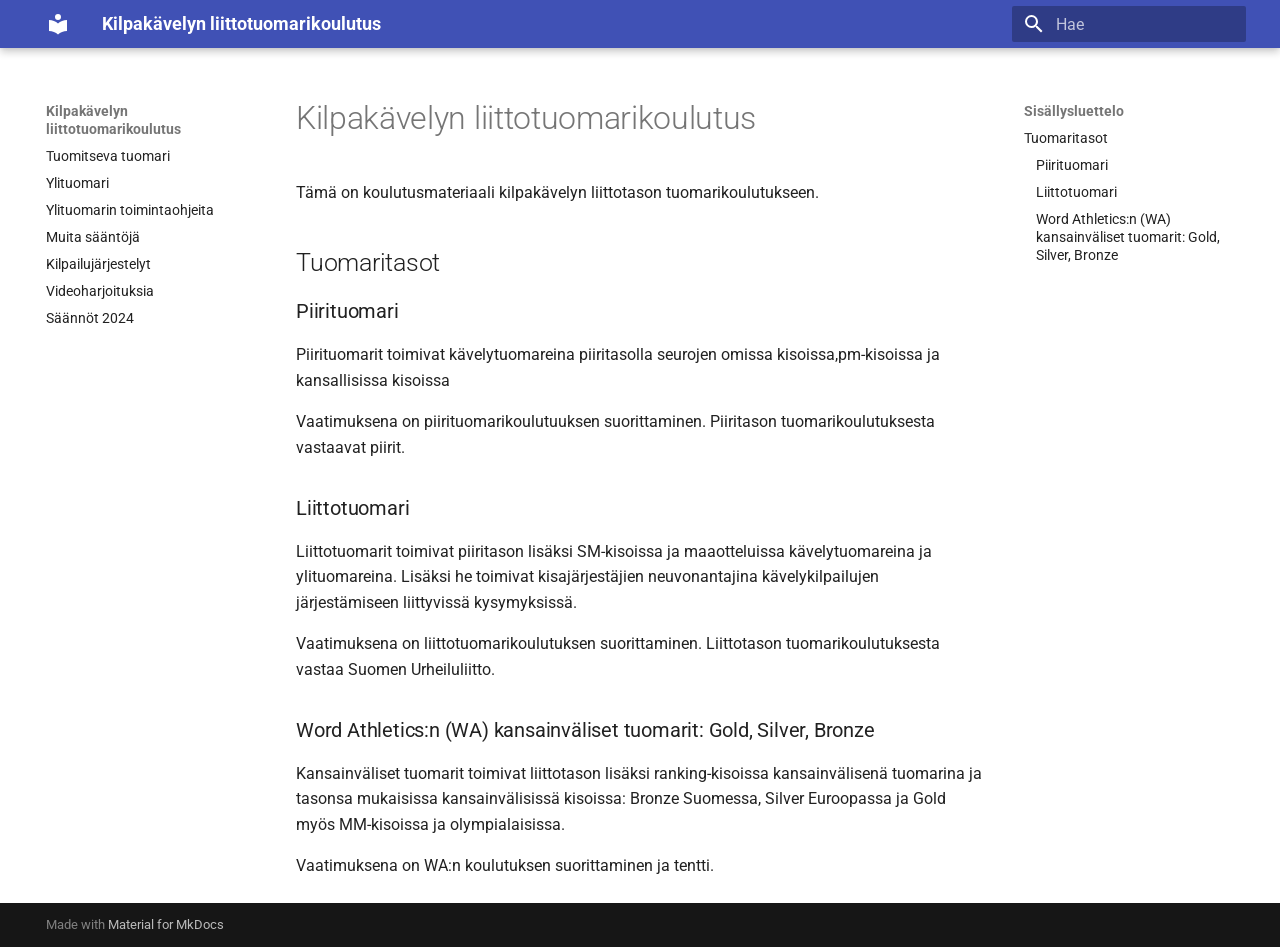
<file: index.html>
<!doctype html>
<html lang="fi" class="no-js">
  <head>
    
      <meta charset="utf-8">
      <meta name="viewport" content="width=device-width,initial-scale=1">
      
      
      
      
      
      
      <link rel="icon" href="assets/images/favicon.png">
      <meta name="generator" content="mkdocs-1.6.1, mkdocs-material-9.6.12">
    
    
      
        <title>Kilpakävelyn liittotuomarikoulutus</title>
      
    
    
      <link rel="stylesheet" href="assets/stylesheets/main.2afb09e1.min.css">
      
      


    
    
      
    
    
      
        
        
        <link rel="preconnect" href="https://fonts.gstatic.com" crossorigin>
        <link rel="stylesheet" href="https://fonts.googleapis.com/css?family=Roboto:300,300i,400,400i,700,700i%7CRoboto+Mono:400,400i,700,700i&display=fallback">
        <style>:root{--md-text-font:"Roboto";--md-code-font:"Roboto Mono"}</style>
      
    
    
      <link rel="stylesheet" href="stylesheets/extra.css">
    
    <script>__md_scope=new URL(".",location),__md_hash=e=>[...e].reduce(((e,_)=>(e<<5)-e+_.charCodeAt(0)),0),__md_get=(e,_=localStorage,t=__md_scope)=>JSON.parse(_.getItem(t.pathname+"."+e)),__md_set=(e,_,t=localStorage,a=__md_scope)=>{try{t.setItem(a.pathname+"."+e,JSON.stringify(_))}catch(e){}}</script>
    
      

    
    
    
   <link href="assets/stylesheets/glightbox.min.css" rel="stylesheet"/><style>
    html.glightbox-open { overflow: initial; height: 100%; }
    .gslide-title { margin-top: 0px; user-select: text; }
    .gslide-desc { color: #666; user-select: text; }
    .gslide-image img { background: white; }
    .gscrollbar-fixer { padding-right: 15px; }
    .gdesc-inner { font-size: 0.75rem; }
    body[data-md-color-scheme="slate"] .gdesc-inner { background: var(--md-default-bg-color);}
    body[data-md-color-scheme="slate"] .gslide-title { color: var(--md-default-fg-color);}
    body[data-md-color-scheme="slate"] .gslide-desc { color: var(--md-default-fg-color);}</style> <script src="assets/javascripts/glightbox.min.js"></script></head>
  
  
    <body dir="ltr">
  
    
    <input class="md-toggle" data-md-toggle="drawer" type="checkbox" id="__drawer" autocomplete="off">
    <input class="md-toggle" data-md-toggle="search" type="checkbox" id="__search" autocomplete="off">
    <label class="md-overlay" for="__drawer"></label>
    <div data-md-component="skip">
      
        
        <a href="#kilpakavelyn-liittotuomarikoulutus" class="md-skip">
          Hyppää sisältöön
        </a>
      
    </div>
    <div data-md-component="announce">
      
    </div>
    
    
      

  

<header class="md-header md-header--shadow" data-md-component="header">
  <nav class="md-header__inner md-grid" aria-label="Ylätunniste">
    <a href="." title="Kilpakävelyn liittotuomarikoulutus" class="md-header__button md-logo" aria-label="Kilpakävelyn liittotuomarikoulutus" data-md-component="logo">
      
  
  <svg xmlns="http://www.w3.org/2000/svg" viewBox="0 0 24 24"><path d="M12 8a3 3 0 0 0 3-3 3 3 0 0 0-3-3 3 3 0 0 0-3 3 3 3 0 0 0 3 3m0 3.54C9.64 9.35 6.5 8 3 8v11c3.5 0 6.64 1.35 9 3.54 2.36-2.19 5.5-3.54 9-3.54V8c-3.5 0-6.64 1.35-9 3.54"/></svg>

    </a>
    <label class="md-header__button md-icon" for="__drawer">
      
      <svg xmlns="http://www.w3.org/2000/svg" viewBox="0 0 24 24"><path d="M3 6h18v2H3zm0 5h18v2H3zm0 5h18v2H3z"/></svg>
    </label>
    <div class="md-header__title" data-md-component="header-title">
      <div class="md-header__ellipsis">
        <div class="md-header__topic">
          <span class="md-ellipsis">
            Kilpakävelyn liittotuomarikoulutus
          </span>
        </div>
        <div class="md-header__topic" data-md-component="header-topic">
          <span class="md-ellipsis">
            
              Kilpakävelyn liittotuomarikoulutus
            
          </span>
        </div>
      </div>
    </div>
    
    
      <script>var palette=__md_get("__palette");if(palette&&palette.color){if("(prefers-color-scheme)"===palette.color.media){var media=matchMedia("(prefers-color-scheme: light)"),input=document.querySelector(media.matches?"[data-md-color-media='(prefers-color-scheme: light)']":"[data-md-color-media='(prefers-color-scheme: dark)']");palette.color.media=input.getAttribute("data-md-color-media"),palette.color.scheme=input.getAttribute("data-md-color-scheme"),palette.color.primary=input.getAttribute("data-md-color-primary"),palette.color.accent=input.getAttribute("data-md-color-accent")}for(var[key,value]of Object.entries(palette.color))document.body.setAttribute("data-md-color-"+key,value)}</script>
    
    
    
      
      
        <label class="md-header__button md-icon" for="__search">
          
          <svg xmlns="http://www.w3.org/2000/svg" viewBox="0 0 24 24"><path d="M9.5 3A6.5 6.5 0 0 1 16 9.5c0 1.61-.59 3.09-1.56 4.23l.27.27h.79l5 5-1.5 1.5-5-5v-.79l-.27-.27A6.52 6.52 0 0 1 9.5 16 6.5 6.5 0 0 1 3 9.5 6.5 6.5 0 0 1 9.5 3m0 2C7 5 5 7 5 9.5S7 14 9.5 14 14 12 14 9.5 12 5 9.5 5"/></svg>
        </label>
        <div class="md-search" data-md-component="search" role="dialog">
  <label class="md-search__overlay" for="__search"></label>
  <div class="md-search__inner" role="search">
    <form class="md-search__form" name="search">
      <input type="text" class="md-search__input" name="query" aria-label="Hae" placeholder="Hae" autocapitalize="off" autocorrect="off" autocomplete="off" spellcheck="false" data-md-component="search-query" required>
      <label class="md-search__icon md-icon" for="__search">
        
        <svg xmlns="http://www.w3.org/2000/svg" viewBox="0 0 24 24"><path d="M9.5 3A6.5 6.5 0 0 1 16 9.5c0 1.61-.59 3.09-1.56 4.23l.27.27h.79l5 5-1.5 1.5-5-5v-.79l-.27-.27A6.52 6.52 0 0 1 9.5 16 6.5 6.5 0 0 1 3 9.5 6.5 6.5 0 0 1 9.5 3m0 2C7 5 5 7 5 9.5S7 14 9.5 14 14 12 14 9.5 12 5 9.5 5"/></svg>
        
        <svg xmlns="http://www.w3.org/2000/svg" viewBox="0 0 24 24"><path d="M20 11v2H8l5.5 5.5-1.42 1.42L4.16 12l7.92-7.92L13.5 5.5 8 11z"/></svg>
      </label>
      <nav class="md-search__options" aria-label="Haku">
        
        <button type="reset" class="md-search__icon md-icon" title="Tyhjää" aria-label="Tyhjää" tabindex="-1">
          
          <svg xmlns="http://www.w3.org/2000/svg" viewBox="0 0 24 24"><path d="M19 6.41 17.59 5 12 10.59 6.41 5 5 6.41 10.59 12 5 17.59 6.41 19 12 13.41 17.59 19 19 17.59 13.41 12z"/></svg>
        </button>
      </nav>
      
        <div class="md-search__suggest" data-md-component="search-suggest"></div>
      
    </form>
    <div class="md-search__output">
      <div class="md-search__scrollwrap" tabindex="0" data-md-scrollfix>
        <div class="md-search-result" data-md-component="search-result">
          <div class="md-search-result__meta">
            Aloitetaan hakua
          </div>
          <ol class="md-search-result__list" role="presentation"></ol>
        </div>
      </div>
    </div>
  </div>
</div>
      
    
    
  </nav>
  
</header>
    
    <div class="md-container" data-md-component="container">
      
      
        
          
        
      
      <main class="md-main" data-md-component="main">
        <div class="md-main__inner md-grid">
          
            
              
              <div class="md-sidebar md-sidebar--primary" data-md-component="sidebar" data-md-type="navigation" >
                <div class="md-sidebar__scrollwrap">
                  <div class="md-sidebar__inner">
                    



<nav class="md-nav md-nav--primary" aria-label="Navigaatio" data-md-level="0">
  <label class="md-nav__title" for="__drawer">
    <a href="." title="Kilpakävelyn liittotuomarikoulutus" class="md-nav__button md-logo" aria-label="Kilpakävelyn liittotuomarikoulutus" data-md-component="logo">
      
  
  <svg xmlns="http://www.w3.org/2000/svg" viewBox="0 0 24 24"><path d="M12 8a3 3 0 0 0 3-3 3 3 0 0 0-3-3 3 3 0 0 0-3 3 3 3 0 0 0 3 3m0 3.54C9.64 9.35 6.5 8 3 8v11c3.5 0 6.64 1.35 9 3.54 2.36-2.19 5.5-3.54 9-3.54V8c-3.5 0-6.64 1.35-9 3.54"/></svg>

    </a>
    Kilpakävelyn liittotuomarikoulutus
  </label>
  
  <ul class="md-nav__list" data-md-scrollfix>
    
      
      
  
  
  
  
    <li class="md-nav__item">
      <a href="tuomari_kertaus/" class="md-nav__link">
        
  
  
  <span class="md-ellipsis">
    Tuomitseva tuomari
    
  </span>
  

      </a>
    </li>
  

    
      
      
  
  
  
  
    <li class="md-nav__item">
      <a href="ylituomari/" class="md-nav__link">
        
  
  
  <span class="md-ellipsis">
    Ylituomari
    
  </span>
  

      </a>
    </li>
  

    
      
      
  
  
  
  
    <li class="md-nav__item">
      <a href="ylituomarin_toiminta/" class="md-nav__link">
        
  
  
  <span class="md-ellipsis">
    Ylituomarin toimintaohjeita
    
  </span>
  

      </a>
    </li>
  

    
      
      
  
  
  
  
    <li class="md-nav__item">
      <a href="muita_saantoja/" class="md-nav__link">
        
  
  
  <span class="md-ellipsis">
    Muita sääntöjä
    
  </span>
  

      </a>
    </li>
  

    
      
      
  
  
  
  
    <li class="md-nav__item">
      <a href="kilpailujarjestelyt/" class="md-nav__link">
        
  
  
  <span class="md-ellipsis">
    Kilpailujärjestelyt
    
  </span>
  

      </a>
    </li>
  

    
      
      
  
  
  
  
    <li class="md-nav__item">
      <a href="videoharjoituksia/" class="md-nav__link">
        
  
  
  <span class="md-ellipsis">
    Videoharjoituksia
    
  </span>
  

      </a>
    </li>
  

    
      
      
  
  
  
  
    <li class="md-nav__item">
      <a href="saannot/" class="md-nav__link">
        
  
  
  <span class="md-ellipsis">
    Säännöt 2024
    
  </span>
  

      </a>
    </li>
  

    
  </ul>
</nav>
                  </div>
                </div>
              </div>
            
            
              
              <div class="md-sidebar md-sidebar--secondary" data-md-component="sidebar" data-md-type="toc" >
                <div class="md-sidebar__scrollwrap">
                  <div class="md-sidebar__inner">
                    

<nav class="md-nav md-nav--secondary" aria-label="Sisällysluettelo">
  
  
  
    
  
  
    <label class="md-nav__title" for="__toc">
      <span class="md-nav__icon md-icon"></span>
      Sisällysluettelo
    </label>
    <ul class="md-nav__list" data-md-component="toc" data-md-scrollfix>
      
        <li class="md-nav__item">
  <a href="#tuomaritasot" class="md-nav__link">
    <span class="md-ellipsis">
      Tuomaritasot
    </span>
  </a>
  
    <nav class="md-nav" aria-label="Tuomaritasot">
      <ul class="md-nav__list">
        
          <li class="md-nav__item">
  <a href="#piirituomari" class="md-nav__link">
    <span class="md-ellipsis">
      Piirituomari
    </span>
  </a>
  
</li>
        
          <li class="md-nav__item">
  <a href="#liittotuomari" class="md-nav__link">
    <span class="md-ellipsis">
      Liittotuomari
    </span>
  </a>
  
</li>
        
          <li class="md-nav__item">
  <a href="#word-athleticsn-wa-kansainvaliset-tuomarit-gold-silver-bronze" class="md-nav__link">
    <span class="md-ellipsis">
      Word Athletics:n (WA) kansainväliset tuomarit: Gold, Silver, Bronze
    </span>
  </a>
  
</li>
        
      </ul>
    </nav>
  
</li>
      
    </ul>
  
</nav>
                  </div>
                </div>
              </div>
            
          
          
            <div class="md-content" data-md-component="content">
              <article class="md-content__inner md-typeset">
                
                  



<h1 id="kilpakavelyn-liittotuomarikoulutus">Kilpakävelyn liittotuomarikoulutus</h1>
<p>Tämä on koulutusmateriaali kilpakävelyn liittotason tuomarikoulutukseen. </p>
<h2 id="tuomaritasot">Tuomaritasot</h2>
<h3 id="piirituomari">Piirituomari</h3>
<p>Piirituomarit toimivat kävelytuomareina piiritasolla seurojen omissa kisoissa,pm-kisoissa ja kansallisissa kisoissa </p>
<p>Vaatimuksena on piirituomarikoulutuuksen suorittaminen. Piiritason tuomarikoulutuksesta vastaavat piirit. </p>
<h3 id="liittotuomari">Liittotuomari</h3>
<p>Liittotuomarit toimivat piiritason lisäksi SM-kisoissa ja maaotteluissa kävelytuomareina ja ylituomareina. Lisäksi he toimivat kisajärjestäjien neuvonantajina kävelykilpailujen järjestämiseen liittyvissä kysymyksissä.</p>
<p>Vaatimuksena on liittotuomarikoulutuksen suorittaminen. Liittotason tuomarikoulutuksesta vastaa Suomen Urheiluliitto.</p>
<h3 id="word-athleticsn-wa-kansainvaliset-tuomarit-gold-silver-bronze">Word Athletics:n (WA) kansainväliset tuomarit: Gold, Silver, Bronze</h3>
<p>Kansainväliset tuomarit toimivat liittotason lisäksi ranking-kisoissa kansainvälisenä tuomarina ja tasonsa mukaisissa kansainvälisissä kisoissa: Bronze Suomessa, Silver Euroopassa ja Gold myös MM-kisoissa ja olympialaisissa.</p>
<p>Vaatimuksena on WA:n koulutuksen suorittaminen ja tentti.</p>












                
              </article>
            </div>
          
          
<script>var target=document.getElementById(location.hash.slice(1));target&&target.name&&(target.checked=target.name.startsWith("__tabbed_"))</script>
        </div>
        
      </main>
      
        <footer class="md-footer">
  
  <div class="md-footer-meta md-typeset">
    <div class="md-footer-meta__inner md-grid">
      <div class="md-copyright">
  
  
    Made with
    <a href="https://squidfunk.github.io/mkdocs-material/" target="_blank" rel="noopener">
      Material for MkDocs
    </a>
  
</div>
      
    </div>
  </div>
</footer>
      
    </div>
    <div class="md-dialog" data-md-component="dialog">
      <div class="md-dialog__inner md-typeset"></div>
    </div>
    
    
    
      
      <script id="__config" type="application/json">{"base": ".", "features": ["search.suggest", "search.highlight"], "search": "assets/javascripts/workers/search.f8cc74c7.min.js", "tags": null, "translations": {"clipboard.copied": "Kopioitu leikep\u00f6yd\u00e4lle", "clipboard.copy": "Kopioi leikep\u00f6yd\u00e4lle", "search.result.more.one": "1 lis\u00e4\u00e4 t\u00e4ll\u00e4 sivulla", "search.result.more.other": "# lis\u00e4\u00e4 t\u00e4ll\u00e4 sivulla", "search.result.none": "Ei t\u00e4sm\u00e4\u00e4vi\u00e4 dokumentteja", "search.result.one": "1 t\u00e4sm\u00e4\u00e4v\u00e4 dokumentti", "search.result.other": "# t\u00e4sm\u00e4\u00e4v\u00e4\u00e4 dokumenttia", "search.result.placeholder": "Kirjoita aloittaaksesi haun", "search.result.term.missing": "Puuttuu", "select.version": "Valitse versio"}, "version": null}</script>
    
    
      <script src="assets/javascripts/bundle.c8b220af.min.js"></script>
      
    
  <script id="init-glightbox">const lightbox = GLightbox({"touchNavigation": true, "loop": false, "zoomable": true, "draggable": true, "openEffect": "zoom", "closeEffect": "zoom", "slideEffect": "slide"});
document$.subscribe(() => { lightbox.reload() });
</script></body>
</html>
</file>
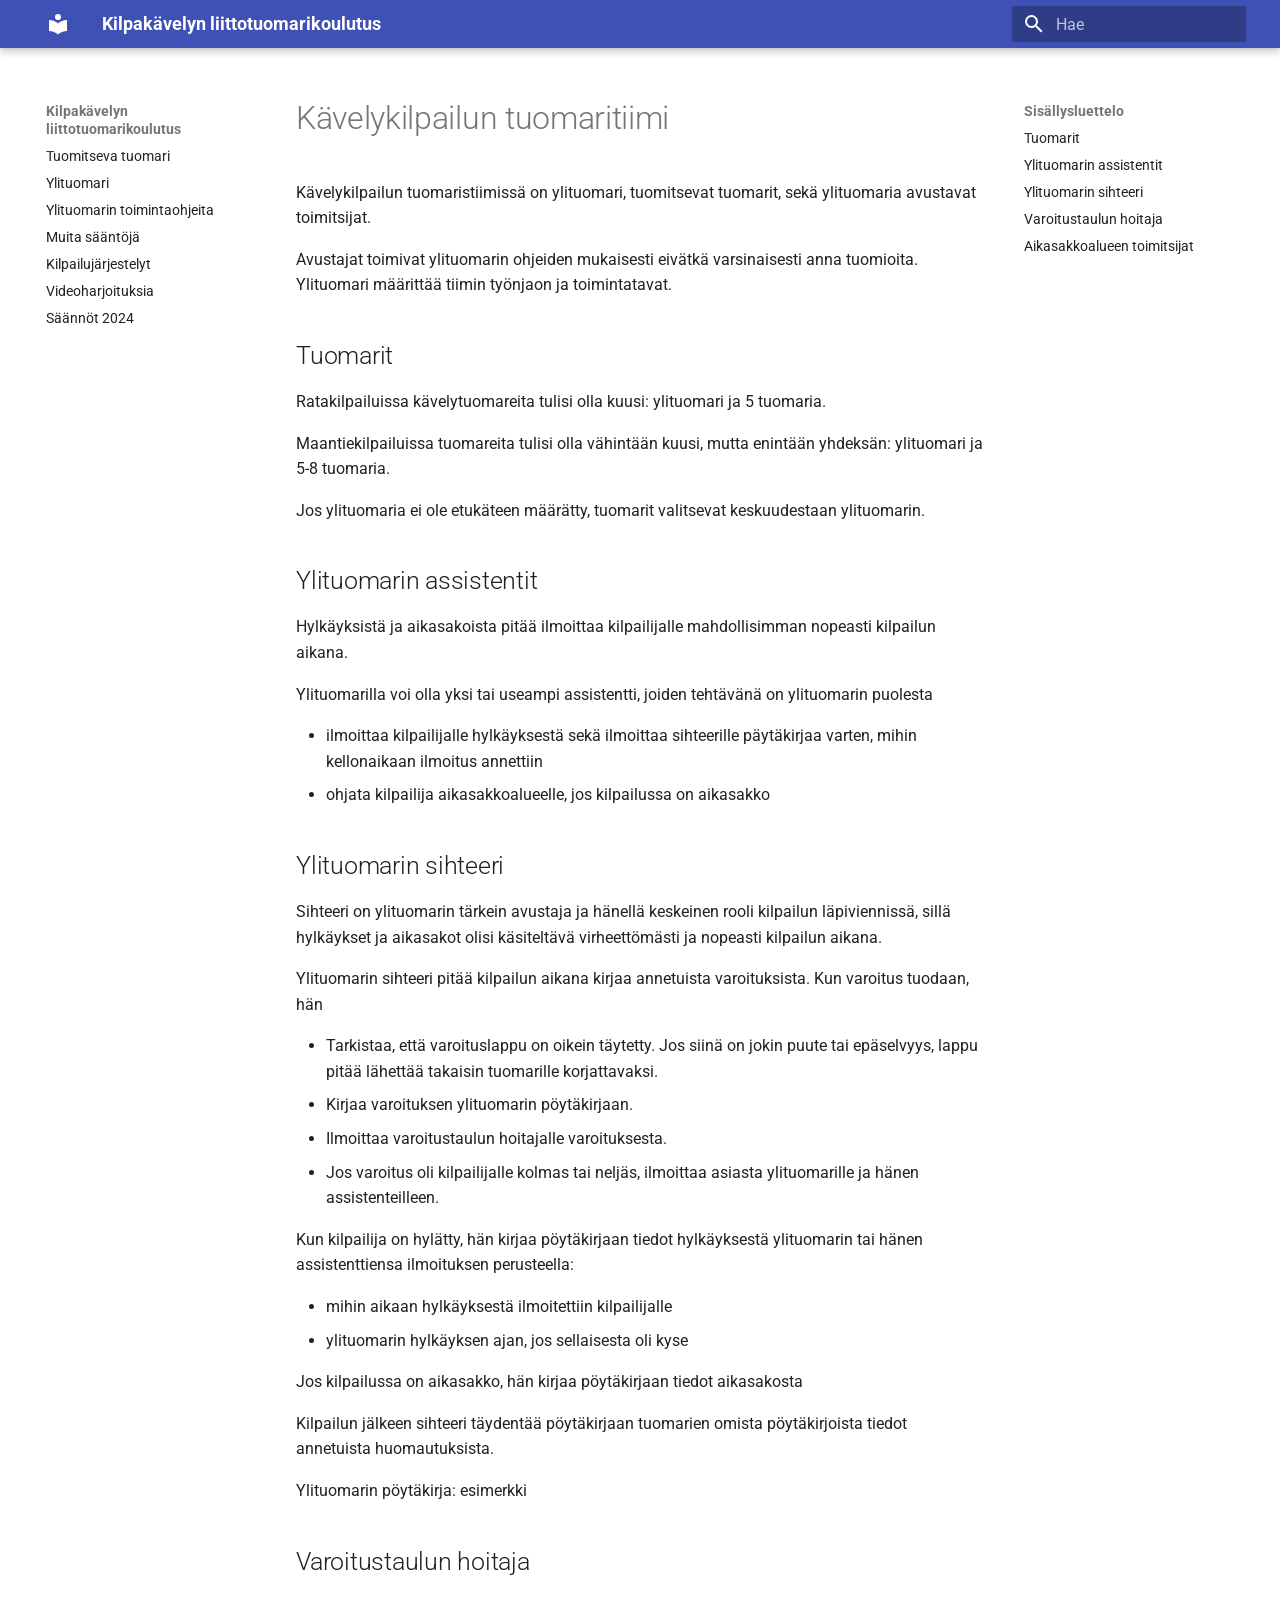
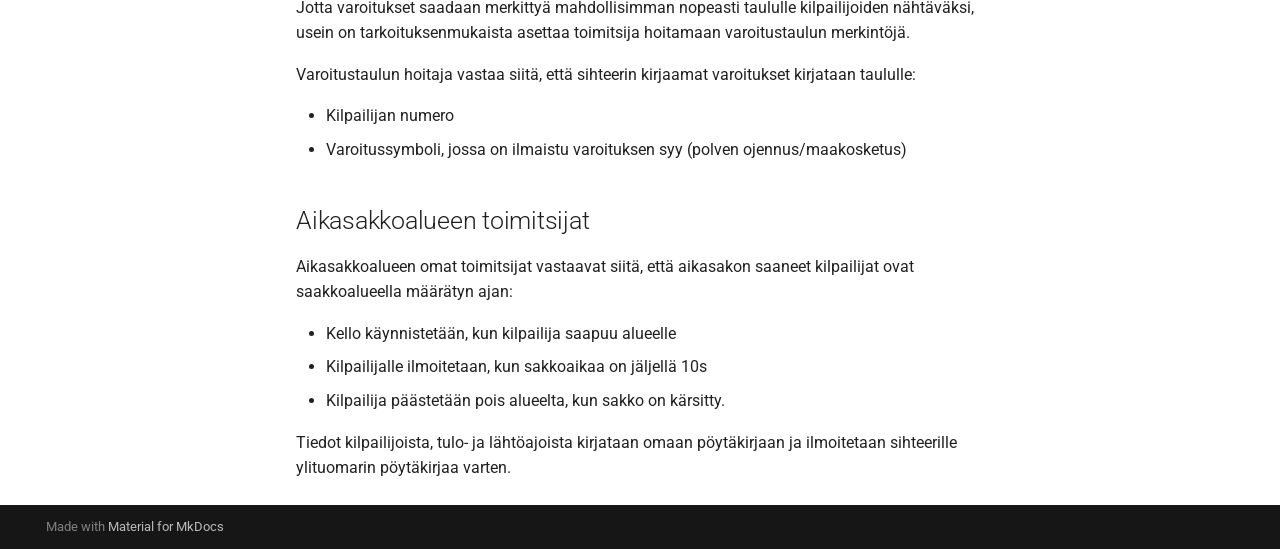
<file: avustajat/index.html>
<!doctype html>
<html lang="fi" class="no-js">
  <head>
    
      <meta charset="utf-8">
      <meta name="viewport" content="width=device-width,initial-scale=1">
      
      
      
      
      
      
      <link rel="icon" href="../assets/images/favicon.png">
      <meta name="generator" content="mkdocs-1.6.1, mkdocs-material-9.6.12">
    
    
      
        <title>Kävelykilpailun tuomaritiimi - Kilpakävelyn liittotuomarikoulutus</title>
      
    
    
      <link rel="stylesheet" href="../assets/stylesheets/main.2afb09e1.min.css">
      
      


    
    
      
    
    
      
        
        
        <link rel="preconnect" href="https://fonts.gstatic.com" crossorigin>
        <link rel="stylesheet" href="https://fonts.googleapis.com/css?family=Roboto:300,300i,400,400i,700,700i%7CRoboto+Mono:400,400i,700,700i&display=fallback">
        <style>:root{--md-text-font:"Roboto";--md-code-font:"Roboto Mono"}</style>
      
    
    
      <link rel="stylesheet" href="../stylesheets/extra.css">
    
    <script>__md_scope=new URL("..",location),__md_hash=e=>[...e].reduce(((e,_)=>(e<<5)-e+_.charCodeAt(0)),0),__md_get=(e,_=localStorage,t=__md_scope)=>JSON.parse(_.getItem(t.pathname+"."+e)),__md_set=(e,_,t=localStorage,a=__md_scope)=>{try{t.setItem(a.pathname+"."+e,JSON.stringify(_))}catch(e){}}</script>
    
      

    
    
    
   <link href="../assets/stylesheets/glightbox.min.css" rel="stylesheet"/><style>
    html.glightbox-open { overflow: initial; height: 100%; }
    .gslide-title { margin-top: 0px; user-select: text; }
    .gslide-desc { color: #666; user-select: text; }
    .gslide-image img { background: white; }
    .gscrollbar-fixer { padding-right: 15px; }
    .gdesc-inner { font-size: 0.75rem; }
    body[data-md-color-scheme="slate"] .gdesc-inner { background: var(--md-default-bg-color);}
    body[data-md-color-scheme="slate"] .gslide-title { color: var(--md-default-fg-color);}
    body[data-md-color-scheme="slate"] .gslide-desc { color: var(--md-default-fg-color);}</style> <script src="../assets/javascripts/glightbox.min.js"></script></head>
  
  
    <body dir="ltr">
  
    
    <input class="md-toggle" data-md-toggle="drawer" type="checkbox" id="__drawer" autocomplete="off">
    <input class="md-toggle" data-md-toggle="search" type="checkbox" id="__search" autocomplete="off">
    <label class="md-overlay" for="__drawer"></label>
    <div data-md-component="skip">
      
        
        <a href="#kavelykilpailun-tuomaritiimi" class="md-skip">
          Hyppää sisältöön
        </a>
      
    </div>
    <div data-md-component="announce">
      
    </div>
    
    
      

  

<header class="md-header md-header--shadow" data-md-component="header">
  <nav class="md-header__inner md-grid" aria-label="Ylätunniste">
    <a href=".." title="Kilpakävelyn liittotuomarikoulutus" class="md-header__button md-logo" aria-label="Kilpakävelyn liittotuomarikoulutus" data-md-component="logo">
      
  
  <svg xmlns="http://www.w3.org/2000/svg" viewBox="0 0 24 24"><path d="M12 8a3 3 0 0 0 3-3 3 3 0 0 0-3-3 3 3 0 0 0-3 3 3 3 0 0 0 3 3m0 3.54C9.64 9.35 6.5 8 3 8v11c3.5 0 6.64 1.35 9 3.54 2.36-2.19 5.5-3.54 9-3.54V8c-3.5 0-6.64 1.35-9 3.54"/></svg>

    </a>
    <label class="md-header__button md-icon" for="__drawer">
      
      <svg xmlns="http://www.w3.org/2000/svg" viewBox="0 0 24 24"><path d="M3 6h18v2H3zm0 5h18v2H3zm0 5h18v2H3z"/></svg>
    </label>
    <div class="md-header__title" data-md-component="header-title">
      <div class="md-header__ellipsis">
        <div class="md-header__topic">
          <span class="md-ellipsis">
            Kilpakävelyn liittotuomarikoulutus
          </span>
        </div>
        <div class="md-header__topic" data-md-component="header-topic">
          <span class="md-ellipsis">
            
              Kävelykilpailun tuomaritiimi
            
          </span>
        </div>
      </div>
    </div>
    
    
      <script>var palette=__md_get("__palette");if(palette&&palette.color){if("(prefers-color-scheme)"===palette.color.media){var media=matchMedia("(prefers-color-scheme: light)"),input=document.querySelector(media.matches?"[data-md-color-media='(prefers-color-scheme: light)']":"[data-md-color-media='(prefers-color-scheme: dark)']");palette.color.media=input.getAttribute("data-md-color-media"),palette.color.scheme=input.getAttribute("data-md-color-scheme"),palette.color.primary=input.getAttribute("data-md-color-primary"),palette.color.accent=input.getAttribute("data-md-color-accent")}for(var[key,value]of Object.entries(palette.color))document.body.setAttribute("data-md-color-"+key,value)}</script>
    
    
    
      
      
        <label class="md-header__button md-icon" for="__search">
          
          <svg xmlns="http://www.w3.org/2000/svg" viewBox="0 0 24 24"><path d="M9.5 3A6.5 6.5 0 0 1 16 9.5c0 1.61-.59 3.09-1.56 4.23l.27.27h.79l5 5-1.5 1.5-5-5v-.79l-.27-.27A6.52 6.52 0 0 1 9.5 16 6.5 6.5 0 0 1 3 9.5 6.5 6.5 0 0 1 9.5 3m0 2C7 5 5 7 5 9.5S7 14 9.5 14 14 12 14 9.5 12 5 9.5 5"/></svg>
        </label>
        <div class="md-search" data-md-component="search" role="dialog">
  <label class="md-search__overlay" for="__search"></label>
  <div class="md-search__inner" role="search">
    <form class="md-search__form" name="search">
      <input type="text" class="md-search__input" name="query" aria-label="Hae" placeholder="Hae" autocapitalize="off" autocorrect="off" autocomplete="off" spellcheck="false" data-md-component="search-query" required>
      <label class="md-search__icon md-icon" for="__search">
        
        <svg xmlns="http://www.w3.org/2000/svg" viewBox="0 0 24 24"><path d="M9.5 3A6.5 6.5 0 0 1 16 9.5c0 1.61-.59 3.09-1.56 4.23l.27.27h.79l5 5-1.5 1.5-5-5v-.79l-.27-.27A6.52 6.52 0 0 1 9.5 16 6.5 6.5 0 0 1 3 9.5 6.5 6.5 0 0 1 9.5 3m0 2C7 5 5 7 5 9.5S7 14 9.5 14 14 12 14 9.5 12 5 9.5 5"/></svg>
        
        <svg xmlns="http://www.w3.org/2000/svg" viewBox="0 0 24 24"><path d="M20 11v2H8l5.5 5.5-1.42 1.42L4.16 12l7.92-7.92L13.5 5.5 8 11z"/></svg>
      </label>
      <nav class="md-search__options" aria-label="Haku">
        
        <button type="reset" class="md-search__icon md-icon" title="Tyhjää" aria-label="Tyhjää" tabindex="-1">
          
          <svg xmlns="http://www.w3.org/2000/svg" viewBox="0 0 24 24"><path d="M19 6.41 17.59 5 12 10.59 6.41 5 5 6.41 10.59 12 5 17.59 6.41 19 12 13.41 17.59 19 19 17.59 13.41 12z"/></svg>
        </button>
      </nav>
      
        <div class="md-search__suggest" data-md-component="search-suggest"></div>
      
    </form>
    <div class="md-search__output">
      <div class="md-search__scrollwrap" tabindex="0" data-md-scrollfix>
        <div class="md-search-result" data-md-component="search-result">
          <div class="md-search-result__meta">
            Aloitetaan hakua
          </div>
          <ol class="md-search-result__list" role="presentation"></ol>
        </div>
      </div>
    </div>
  </div>
</div>
      
    
    
  </nav>
  
</header>
    
    <div class="md-container" data-md-component="container">
      
      
        
          
        
      
      <main class="md-main" data-md-component="main">
        <div class="md-main__inner md-grid">
          
            
              
              <div class="md-sidebar md-sidebar--primary" data-md-component="sidebar" data-md-type="navigation" >
                <div class="md-sidebar__scrollwrap">
                  <div class="md-sidebar__inner">
                    



<nav class="md-nav md-nav--primary" aria-label="Navigaatio" data-md-level="0">
  <label class="md-nav__title" for="__drawer">
    <a href=".." title="Kilpakävelyn liittotuomarikoulutus" class="md-nav__button md-logo" aria-label="Kilpakävelyn liittotuomarikoulutus" data-md-component="logo">
      
  
  <svg xmlns="http://www.w3.org/2000/svg" viewBox="0 0 24 24"><path d="M12 8a3 3 0 0 0 3-3 3 3 0 0 0-3-3 3 3 0 0 0-3 3 3 3 0 0 0 3 3m0 3.54C9.64 9.35 6.5 8 3 8v11c3.5 0 6.64 1.35 9 3.54 2.36-2.19 5.5-3.54 9-3.54V8c-3.5 0-6.64 1.35-9 3.54"/></svg>

    </a>
    Kilpakävelyn liittotuomarikoulutus
  </label>
  
  <ul class="md-nav__list" data-md-scrollfix>
    
      
      
  
  
  
  
    <li class="md-nav__item">
      <a href="../tuomari_kertaus/" class="md-nav__link">
        
  
  
  <span class="md-ellipsis">
    Tuomitseva tuomari
    
  </span>
  

      </a>
    </li>
  

    
      
      
  
  
  
  
    <li class="md-nav__item">
      <a href="../ylituomari/" class="md-nav__link">
        
  
  
  <span class="md-ellipsis">
    Ylituomari
    
  </span>
  

      </a>
    </li>
  

    
      
      
  
  
  
  
    <li class="md-nav__item">
      <a href="../ylituomarin_toiminta/" class="md-nav__link">
        
  
  
  <span class="md-ellipsis">
    Ylituomarin toimintaohjeita
    
  </span>
  

      </a>
    </li>
  

    
      
      
  
  
  
  
    <li class="md-nav__item">
      <a href="../muita_saantoja/" class="md-nav__link">
        
  
  
  <span class="md-ellipsis">
    Muita sääntöjä
    
  </span>
  

      </a>
    </li>
  

    
      
      
  
  
  
  
    <li class="md-nav__item">
      <a href="../kilpailujarjestelyt/" class="md-nav__link">
        
  
  
  <span class="md-ellipsis">
    Kilpailujärjestelyt
    
  </span>
  

      </a>
    </li>
  

    
      
      
  
  
  
  
    <li class="md-nav__item">
      <a href="../videoharjoituksia/" class="md-nav__link">
        
  
  
  <span class="md-ellipsis">
    Videoharjoituksia
    
  </span>
  

      </a>
    </li>
  

    
      
      
  
  
  
  
    <li class="md-nav__item">
      <a href="../saannot/" class="md-nav__link">
        
  
  
  <span class="md-ellipsis">
    Säännöt 2024
    
  </span>
  

      </a>
    </li>
  

    
  </ul>
</nav>
                  </div>
                </div>
              </div>
            
            
              
              <div class="md-sidebar md-sidebar--secondary" data-md-component="sidebar" data-md-type="toc" >
                <div class="md-sidebar__scrollwrap">
                  <div class="md-sidebar__inner">
                    

<nav class="md-nav md-nav--secondary" aria-label="Sisällysluettelo">
  
  
  
    
  
  
    <label class="md-nav__title" for="__toc">
      <span class="md-nav__icon md-icon"></span>
      Sisällysluettelo
    </label>
    <ul class="md-nav__list" data-md-component="toc" data-md-scrollfix>
      
        <li class="md-nav__item">
  <a href="#tuomarit" class="md-nav__link">
    <span class="md-ellipsis">
      Tuomarit
    </span>
  </a>
  
</li>
      
        <li class="md-nav__item">
  <a href="#ylituomarin-assistentit" class="md-nav__link">
    <span class="md-ellipsis">
      Ylituomarin assistentit
    </span>
  </a>
  
</li>
      
        <li class="md-nav__item">
  <a href="#ylituomarin-sihteeri" class="md-nav__link">
    <span class="md-ellipsis">
      Ylituomarin sihteeri
    </span>
  </a>
  
</li>
      
        <li class="md-nav__item">
  <a href="#varoitustaulun-hoitaja" class="md-nav__link">
    <span class="md-ellipsis">
      Varoitustaulun hoitaja
    </span>
  </a>
  
</li>
      
        <li class="md-nav__item">
  <a href="#aikasakkoalueen-toimitsijat" class="md-nav__link">
    <span class="md-ellipsis">
      Aikasakkoalueen toimitsijat
    </span>
  </a>
  
</li>
      
    </ul>
  
</nav>
                  </div>
                </div>
              </div>
            
          
          
            <div class="md-content" data-md-component="content">
              <article class="md-content__inner md-typeset">
                
                  



<h1 id="kavelykilpailun-tuomaritiimi">Kävelykilpailun tuomaritiimi</h1>
<p>Kävelykilpailun tuomaristiimissä on ylituomari, tuomitsevat tuomarit, sekä ylituomaria avustavat toimitsijat. </p>
<p>Avustajat toimivat ylituomarin ohjeiden mukaisesti eivätkä varsinaisesti anna tuomioita. Ylituomari määrittää tiimin työnjaon ja toimintatavat.</p>
<h2 id="tuomarit">Tuomarit</h2>
<p>Ratakilpailuissa kävelytuomareita tulisi olla kuusi: ylituomari ja 5 tuomaria. </p>
<p>Maantiekilpailuissa tuomareita tulisi olla vähintään kuusi, mutta enintään yhdeksän: ylituomari ja 5-8 tuomaria. </p>
<p>Jos ylituomaria ei ole etukäteen määrätty, tuomarit valitsevat keskuudestaan ylituomarin.</p>
<h2 id="ylituomarin-assistentit">Ylituomarin assistentit</h2>
<p>Hylkäyksistä ja aikasakoista pitää ilmoittaa kilpailijalle mahdollisimman nopeasti kilpailun aikana. </p>
<p>Ylituomarilla voi olla yksi tai useampi assistentti, joiden tehtävänä on ylituomarin puolesta  </p>
<ul>
<li>ilmoittaa kilpailijalle hylkäyksestä sekä ilmoittaa sihteerille päytäkirjaa varten, mihin kellonaikaan ilmoitus annettiin</li>
<li>ohjata kilpailija aikasakkoalueelle, jos kilpailussa on aikasakko</li>
</ul>
<h2 id="ylituomarin-sihteeri">Ylituomarin sihteeri</h2>
<p>Sihteeri on ylituomarin tärkein avustaja ja hänellä keskeinen rooli kilpailun läpiviennissä, sillä hylkäykset ja aikasakot olisi käsiteltävä virheettömästi ja nopeasti kilpailun aikana.</p>
<p>Ylituomarin sihteeri pitää kilpailun aikana kirjaa annetuista varoituksista. Kun varoitus tuodaan, hän</p>
<ul>
<li>Tarkistaa, että varoituslappu on oikein täytetty. Jos siinä on jokin puute tai epäselvyys, lappu pitää lähettää takaisin tuomarille korjattavaksi.</li>
<li>Kirjaa varoituksen ylituomarin pöytäkirjaan.</li>
<li>Ilmoittaa varoitustaulun hoitajalle varoituksesta.</li>
<li>Jos varoitus oli kilpailijalle kolmas tai neljäs, ilmoittaa asiasta ylituomarille ja hänen assistenteilleen.</li>
</ul>
<p>Kun kilpailija on hylätty, hän kirjaa pöytäkirjaan tiedot hylkäyksestä ylituomarin tai hänen assistenttiensa ilmoituksen perusteella:</p>
<ul>
<li>mihin aikaan hylkäyksestä ilmoitettiin kilpailijalle</li>
<li>ylituomarin hylkäyksen ajan, jos sellaisesta oli kyse</li>
</ul>
<p>Jos kilpailussa on aikasakko, hän kirjaa pöytäkirjaan tiedot aikasakosta </p>
<p>Kilpailun jälkeen sihteeri täydentää pöytäkirjaan tuomarien omista pöytäkirjoista tiedot annetuista huomautuksista.</p>
<p>Ylituomarin pöytäkirja: esimerkki</p>
<h2 id="varoitustaulun-hoitaja">Varoitustaulun hoitaja</h2>
<p>Jotta varoitukset saadaan merkittyä mahdollisimman nopeasti taululle kilpailijoiden nähtäväksi, usein on tarkoituksenmukaista asettaa toimitsija hoitamaan varoitustaulun merkintöjä. </p>
<p>Varoitustaulun hoitaja vastaa siitä, että sihteerin kirjaamat varoitukset kirjataan taululle:</p>
<ul>
<li>Kilpailijan numero</li>
<li>Varoitussymboli, jossa on ilmaistu varoituksen syy (polven ojennus/maakosketus)</li>
</ul>
<h2 id="aikasakkoalueen-toimitsijat">Aikasakkoalueen toimitsijat</h2>
<p>Aikasakkoalueen omat toimitsijat vastaavat siitä, että aikasakon saaneet kilpailijat ovat saakkoalueella määrätyn ajan:</p>
<ul>
<li>Kello käynnistetään, kun kilpailija saapuu alueelle</li>
<li>Kilpailijalle ilmoitetaan, kun sakkoaikaa on jäljellä 10s </li>
<li>Kilpailija päästetään pois alueelta, kun sakko on kärsitty.</li>
</ul>
<p>Tiedot kilpailijoista, tulo- ja lähtöajoista kirjataan omaan pöytäkirjaan ja ilmoitetaan sihteerille ylituomarin pöytäkirjaa varten.</p>












                
              </article>
            </div>
          
          
<script>var target=document.getElementById(location.hash.slice(1));target&&target.name&&(target.checked=target.name.startsWith("__tabbed_"))</script>
        </div>
        
      </main>
      
        <footer class="md-footer">
  
  <div class="md-footer-meta md-typeset">
    <div class="md-footer-meta__inner md-grid">
      <div class="md-copyright">
  
  
    Made with
    <a href="https://squidfunk.github.io/mkdocs-material/" target="_blank" rel="noopener">
      Material for MkDocs
    </a>
  
</div>
      
    </div>
  </div>
</footer>
      
    </div>
    <div class="md-dialog" data-md-component="dialog">
      <div class="md-dialog__inner md-typeset"></div>
    </div>
    
    
    
      
      <script id="__config" type="application/json">{"base": "..", "features": ["search.suggest", "search.highlight"], "search": "../assets/javascripts/workers/search.f8cc74c7.min.js", "tags": null, "translations": {"clipboard.copied": "Kopioitu leikep\u00f6yd\u00e4lle", "clipboard.copy": "Kopioi leikep\u00f6yd\u00e4lle", "search.result.more.one": "1 lis\u00e4\u00e4 t\u00e4ll\u00e4 sivulla", "search.result.more.other": "# lis\u00e4\u00e4 t\u00e4ll\u00e4 sivulla", "search.result.none": "Ei t\u00e4sm\u00e4\u00e4vi\u00e4 dokumentteja", "search.result.one": "1 t\u00e4sm\u00e4\u00e4v\u00e4 dokumentti", "search.result.other": "# t\u00e4sm\u00e4\u00e4v\u00e4\u00e4 dokumenttia", "search.result.placeholder": "Kirjoita aloittaaksesi haun", "search.result.term.missing": "Puuttuu", "select.version": "Valitse versio"}, "version": null}</script>
    
    
      <script src="../assets/javascripts/bundle.c8b220af.min.js"></script>
      
    
  <script id="init-glightbox">const lightbox = GLightbox({"touchNavigation": true, "loop": false, "zoomable": true, "draggable": true, "openEffect": "zoom", "closeEffect": "zoom", "slideEffect": "slide"});
document$.subscribe(() => { lightbox.reload() });
</script></body>
</html>
</file>
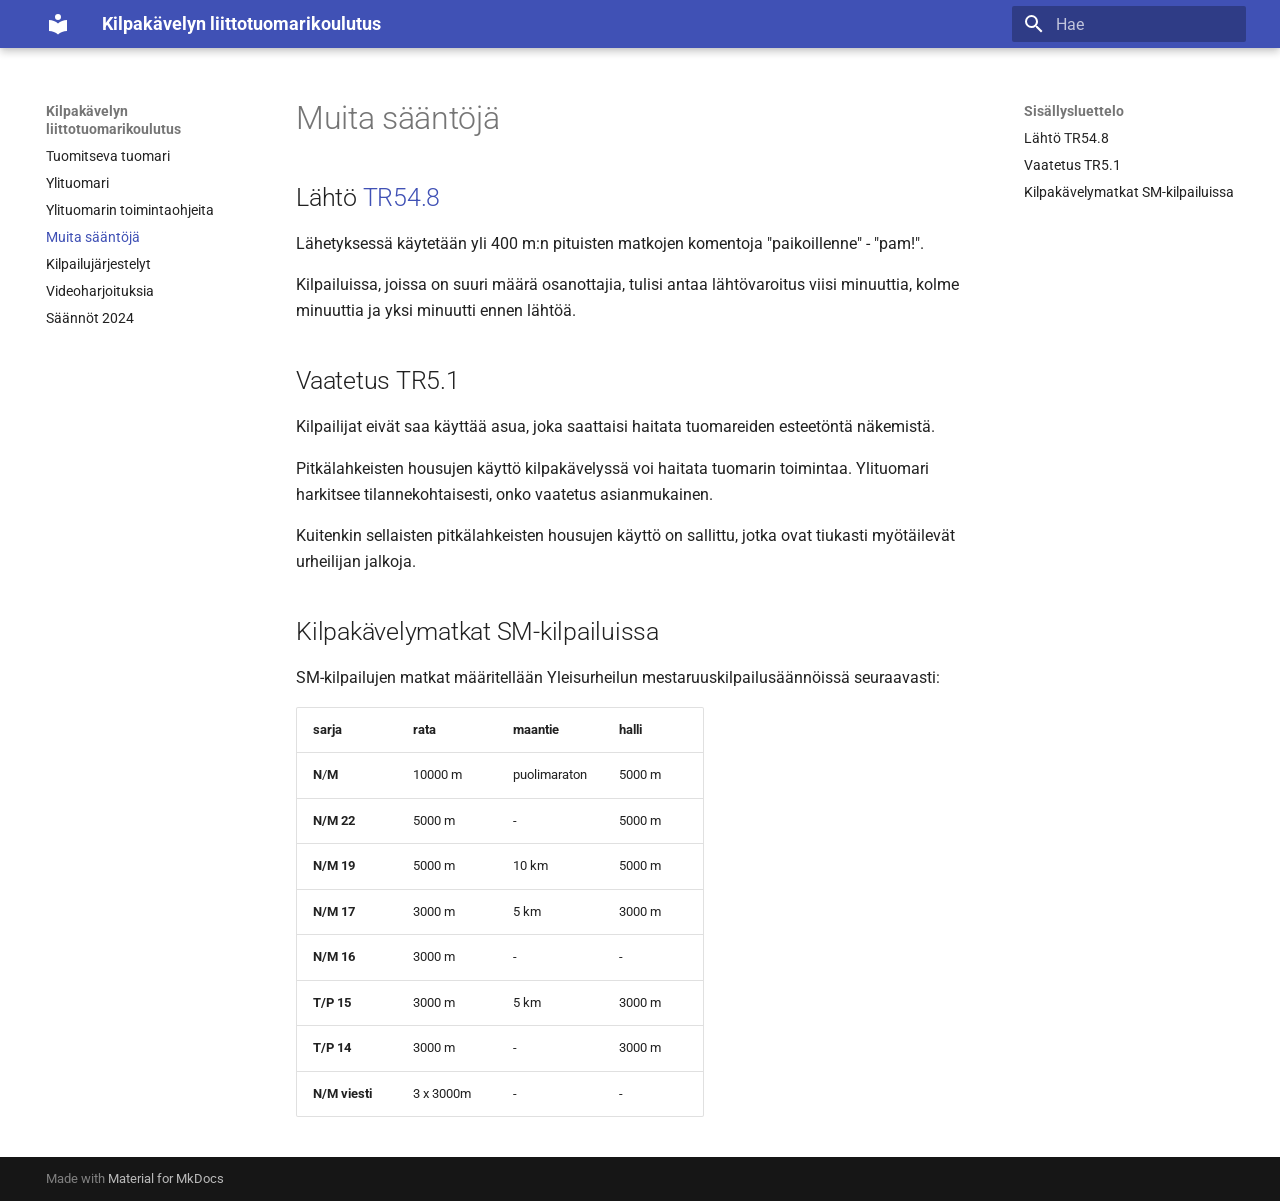
<file: muita_saantoja/index.html>
<!doctype html>
<html lang="fi" class="no-js">
  <head>
    
      <meta charset="utf-8">
      <meta name="viewport" content="width=device-width,initial-scale=1">
      
      
      
      
        <link rel="prev" href="../ylituomarin_toiminta/">
      
      
        <link rel="next" href="../kilpailujarjestelyt/">
      
      
      <link rel="icon" href="../assets/images/favicon.png">
      <meta name="generator" content="mkdocs-1.6.1, mkdocs-material-9.6.12">
    
    
      
        <title>Muita sääntöjä - Kilpakävelyn liittotuomarikoulutus</title>
      
    
    
      <link rel="stylesheet" href="../assets/stylesheets/main.2afb09e1.min.css">
      
      


    
    
      
    
    
      
        
        
        <link rel="preconnect" href="https://fonts.gstatic.com" crossorigin>
        <link rel="stylesheet" href="https://fonts.googleapis.com/css?family=Roboto:300,300i,400,400i,700,700i%7CRoboto+Mono:400,400i,700,700i&display=fallback">
        <style>:root{--md-text-font:"Roboto";--md-code-font:"Roboto Mono"}</style>
      
    
    
      <link rel="stylesheet" href="../stylesheets/extra.css">
    
    <script>__md_scope=new URL("..",location),__md_hash=e=>[...e].reduce(((e,_)=>(e<<5)-e+_.charCodeAt(0)),0),__md_get=(e,_=localStorage,t=__md_scope)=>JSON.parse(_.getItem(t.pathname+"."+e)),__md_set=(e,_,t=localStorage,a=__md_scope)=>{try{t.setItem(a.pathname+"."+e,JSON.stringify(_))}catch(e){}}</script>
    
      

    
    
    
   <link href="../assets/stylesheets/glightbox.min.css" rel="stylesheet"/><style>
    html.glightbox-open { overflow: initial; height: 100%; }
    .gslide-title { margin-top: 0px; user-select: text; }
    .gslide-desc { color: #666; user-select: text; }
    .gslide-image img { background: white; }
    .gscrollbar-fixer { padding-right: 15px; }
    .gdesc-inner { font-size: 0.75rem; }
    body[data-md-color-scheme="slate"] .gdesc-inner { background: var(--md-default-bg-color);}
    body[data-md-color-scheme="slate"] .gslide-title { color: var(--md-default-fg-color);}
    body[data-md-color-scheme="slate"] .gslide-desc { color: var(--md-default-fg-color);}</style> <script src="../assets/javascripts/glightbox.min.js"></script></head>
  
  
    <body dir="ltr">
  
    
    <input class="md-toggle" data-md-toggle="drawer" type="checkbox" id="__drawer" autocomplete="off">
    <input class="md-toggle" data-md-toggle="search" type="checkbox" id="__search" autocomplete="off">
    <label class="md-overlay" for="__drawer"></label>
    <div data-md-component="skip">
      
        
        <a href="#muita-saantoja" class="md-skip">
          Hyppää sisältöön
        </a>
      
    </div>
    <div data-md-component="announce">
      
    </div>
    
    
      

  

<header class="md-header md-header--shadow" data-md-component="header">
  <nav class="md-header__inner md-grid" aria-label="Ylätunniste">
    <a href=".." title="Kilpakävelyn liittotuomarikoulutus" class="md-header__button md-logo" aria-label="Kilpakävelyn liittotuomarikoulutus" data-md-component="logo">
      
  
  <svg xmlns="http://www.w3.org/2000/svg" viewBox="0 0 24 24"><path d="M12 8a3 3 0 0 0 3-3 3 3 0 0 0-3-3 3 3 0 0 0-3 3 3 3 0 0 0 3 3m0 3.54C9.64 9.35 6.5 8 3 8v11c3.5 0 6.64 1.35 9 3.54 2.36-2.19 5.5-3.54 9-3.54V8c-3.5 0-6.64 1.35-9 3.54"/></svg>

    </a>
    <label class="md-header__button md-icon" for="__drawer">
      
      <svg xmlns="http://www.w3.org/2000/svg" viewBox="0 0 24 24"><path d="M3 6h18v2H3zm0 5h18v2H3zm0 5h18v2H3z"/></svg>
    </label>
    <div class="md-header__title" data-md-component="header-title">
      <div class="md-header__ellipsis">
        <div class="md-header__topic">
          <span class="md-ellipsis">
            Kilpakävelyn liittotuomarikoulutus
          </span>
        </div>
        <div class="md-header__topic" data-md-component="header-topic">
          <span class="md-ellipsis">
            
              Muita sääntöjä
            
          </span>
        </div>
      </div>
    </div>
    
    
      <script>var palette=__md_get("__palette");if(palette&&palette.color){if("(prefers-color-scheme)"===palette.color.media){var media=matchMedia("(prefers-color-scheme: light)"),input=document.querySelector(media.matches?"[data-md-color-media='(prefers-color-scheme: light)']":"[data-md-color-media='(prefers-color-scheme: dark)']");palette.color.media=input.getAttribute("data-md-color-media"),palette.color.scheme=input.getAttribute("data-md-color-scheme"),palette.color.primary=input.getAttribute("data-md-color-primary"),palette.color.accent=input.getAttribute("data-md-color-accent")}for(var[key,value]of Object.entries(palette.color))document.body.setAttribute("data-md-color-"+key,value)}</script>
    
    
    
      
      
        <label class="md-header__button md-icon" for="__search">
          
          <svg xmlns="http://www.w3.org/2000/svg" viewBox="0 0 24 24"><path d="M9.5 3A6.5 6.5 0 0 1 16 9.5c0 1.61-.59 3.09-1.56 4.23l.27.27h.79l5 5-1.5 1.5-5-5v-.79l-.27-.27A6.52 6.52 0 0 1 9.5 16 6.5 6.5 0 0 1 3 9.5 6.5 6.5 0 0 1 9.5 3m0 2C7 5 5 7 5 9.5S7 14 9.5 14 14 12 14 9.5 12 5 9.5 5"/></svg>
        </label>
        <div class="md-search" data-md-component="search" role="dialog">
  <label class="md-search__overlay" for="__search"></label>
  <div class="md-search__inner" role="search">
    <form class="md-search__form" name="search">
      <input type="text" class="md-search__input" name="query" aria-label="Hae" placeholder="Hae" autocapitalize="off" autocorrect="off" autocomplete="off" spellcheck="false" data-md-component="search-query" required>
      <label class="md-search__icon md-icon" for="__search">
        
        <svg xmlns="http://www.w3.org/2000/svg" viewBox="0 0 24 24"><path d="M9.5 3A6.5 6.5 0 0 1 16 9.5c0 1.61-.59 3.09-1.56 4.23l.27.27h.79l5 5-1.5 1.5-5-5v-.79l-.27-.27A6.52 6.52 0 0 1 9.5 16 6.5 6.5 0 0 1 3 9.5 6.5 6.5 0 0 1 9.5 3m0 2C7 5 5 7 5 9.5S7 14 9.5 14 14 12 14 9.5 12 5 9.5 5"/></svg>
        
        <svg xmlns="http://www.w3.org/2000/svg" viewBox="0 0 24 24"><path d="M20 11v2H8l5.5 5.5-1.42 1.42L4.16 12l7.92-7.92L13.5 5.5 8 11z"/></svg>
      </label>
      <nav class="md-search__options" aria-label="Haku">
        
        <button type="reset" class="md-search__icon md-icon" title="Tyhjää" aria-label="Tyhjää" tabindex="-1">
          
          <svg xmlns="http://www.w3.org/2000/svg" viewBox="0 0 24 24"><path d="M19 6.41 17.59 5 12 10.59 6.41 5 5 6.41 10.59 12 5 17.59 6.41 19 12 13.41 17.59 19 19 17.59 13.41 12z"/></svg>
        </button>
      </nav>
      
        <div class="md-search__suggest" data-md-component="search-suggest"></div>
      
    </form>
    <div class="md-search__output">
      <div class="md-search__scrollwrap" tabindex="0" data-md-scrollfix>
        <div class="md-search-result" data-md-component="search-result">
          <div class="md-search-result__meta">
            Aloitetaan hakua
          </div>
          <ol class="md-search-result__list" role="presentation"></ol>
        </div>
      </div>
    </div>
  </div>
</div>
      
    
    
  </nav>
  
</header>
    
    <div class="md-container" data-md-component="container">
      
      
        
          
        
      
      <main class="md-main" data-md-component="main">
        <div class="md-main__inner md-grid">
          
            
              
              <div class="md-sidebar md-sidebar--primary" data-md-component="sidebar" data-md-type="navigation" >
                <div class="md-sidebar__scrollwrap">
                  <div class="md-sidebar__inner">
                    



<nav class="md-nav md-nav--primary" aria-label="Navigaatio" data-md-level="0">
  <label class="md-nav__title" for="__drawer">
    <a href=".." title="Kilpakävelyn liittotuomarikoulutus" class="md-nav__button md-logo" aria-label="Kilpakävelyn liittotuomarikoulutus" data-md-component="logo">
      
  
  <svg xmlns="http://www.w3.org/2000/svg" viewBox="0 0 24 24"><path d="M12 8a3 3 0 0 0 3-3 3 3 0 0 0-3-3 3 3 0 0 0-3 3 3 3 0 0 0 3 3m0 3.54C9.64 9.35 6.5 8 3 8v11c3.5 0 6.64 1.35 9 3.54 2.36-2.19 5.5-3.54 9-3.54V8c-3.5 0-6.64 1.35-9 3.54"/></svg>

    </a>
    Kilpakävelyn liittotuomarikoulutus
  </label>
  
  <ul class="md-nav__list" data-md-scrollfix>
    
      
      
  
  
  
  
    <li class="md-nav__item">
      <a href="../tuomari_kertaus/" class="md-nav__link">
        
  
  
  <span class="md-ellipsis">
    Tuomitseva tuomari
    
  </span>
  

      </a>
    </li>
  

    
      
      
  
  
  
  
    <li class="md-nav__item">
      <a href="../ylituomari/" class="md-nav__link">
        
  
  
  <span class="md-ellipsis">
    Ylituomari
    
  </span>
  

      </a>
    </li>
  

    
      
      
  
  
  
  
    <li class="md-nav__item">
      <a href="../ylituomarin_toiminta/" class="md-nav__link">
        
  
  
  <span class="md-ellipsis">
    Ylituomarin toimintaohjeita
    
  </span>
  

      </a>
    </li>
  

    
      
      
  
  
    
  
  
  
    <li class="md-nav__item md-nav__item--active">
      
      <input class="md-nav__toggle md-toggle" type="checkbox" id="__toc">
      
      
        
      
      
        <label class="md-nav__link md-nav__link--active" for="__toc">
          
  
  
  <span class="md-ellipsis">
    Muita sääntöjä
    
  </span>
  

          <span class="md-nav__icon md-icon"></span>
        </label>
      
      <a href="./" class="md-nav__link md-nav__link--active">
        
  
  
  <span class="md-ellipsis">
    Muita sääntöjä
    
  </span>
  

      </a>
      
        

<nav class="md-nav md-nav--secondary" aria-label="Sisällysluettelo">
  
  
  
    
  
  
    <label class="md-nav__title" for="__toc">
      <span class="md-nav__icon md-icon"></span>
      Sisällysluettelo
    </label>
    <ul class="md-nav__list" data-md-component="toc" data-md-scrollfix>
      
        <li class="md-nav__item">
  <a href="#lahto-tr548" class="md-nav__link">
    <span class="md-ellipsis">
      Lähtö TR54.8
    </span>
  </a>
  
</li>
      
        <li class="md-nav__item">
  <a href="#vaatetus-tr51" class="md-nav__link">
    <span class="md-ellipsis">
      Vaatetus TR5.1
    </span>
  </a>
  
</li>
      
        <li class="md-nav__item">
  <a href="#kilpakavelymatkat-sm-kilpailuissa" class="md-nav__link">
    <span class="md-ellipsis">
      Kilpakävelymatkat SM-kilpailuissa
    </span>
  </a>
  
</li>
      
    </ul>
  
</nav>
      
    </li>
  

    
      
      
  
  
  
  
    <li class="md-nav__item">
      <a href="../kilpailujarjestelyt/" class="md-nav__link">
        
  
  
  <span class="md-ellipsis">
    Kilpailujärjestelyt
    
  </span>
  

      </a>
    </li>
  

    
      
      
  
  
  
  
    <li class="md-nav__item">
      <a href="../videoharjoituksia/" class="md-nav__link">
        
  
  
  <span class="md-ellipsis">
    Videoharjoituksia
    
  </span>
  

      </a>
    </li>
  

    
      
      
  
  
  
  
    <li class="md-nav__item">
      <a href="../saannot/" class="md-nav__link">
        
  
  
  <span class="md-ellipsis">
    Säännöt 2024
    
  </span>
  

      </a>
    </li>
  

    
  </ul>
</nav>
                  </div>
                </div>
              </div>
            
            
              
              <div class="md-sidebar md-sidebar--secondary" data-md-component="sidebar" data-md-type="toc" >
                <div class="md-sidebar__scrollwrap">
                  <div class="md-sidebar__inner">
                    

<nav class="md-nav md-nav--secondary" aria-label="Sisällysluettelo">
  
  
  
    
  
  
    <label class="md-nav__title" for="__toc">
      <span class="md-nav__icon md-icon"></span>
      Sisällysluettelo
    </label>
    <ul class="md-nav__list" data-md-component="toc" data-md-scrollfix>
      
        <li class="md-nav__item">
  <a href="#lahto-tr548" class="md-nav__link">
    <span class="md-ellipsis">
      Lähtö TR54.8
    </span>
  </a>
  
</li>
      
        <li class="md-nav__item">
  <a href="#vaatetus-tr51" class="md-nav__link">
    <span class="md-ellipsis">
      Vaatetus TR5.1
    </span>
  </a>
  
</li>
      
        <li class="md-nav__item">
  <a href="#kilpakavelymatkat-sm-kilpailuissa" class="md-nav__link">
    <span class="md-ellipsis">
      Kilpakävelymatkat SM-kilpailuissa
    </span>
  </a>
  
</li>
      
    </ul>
  
</nav>
                  </div>
                </div>
              </div>
            
          
          
            <div class="md-content" data-md-component="content">
              <article class="md-content__inner md-typeset">
                
                  



<h1 id="muita-saantoja">Muita sääntöjä</h1>
<h2 id="lahto-tr548">Lähtö <a href="../saannot/#54.1">TR54.8</a></h2>
<p>Lähetyksessä käytetään yli 400 m:n pituisten matkojen komentoja "paikoillenne" - "pam!".</p>
<p>Kilpailuissa, joissa on suuri määrä osanottajia, tulisi antaa lähtövaroitus viisi minuuttia, kolme minuuttia ja yksi minuutti ennen lähtöä.</p>
<h2 id="vaatetus-tr51">Vaatetus TR5.1</h2>
<p>Kilpailijat eivät saa käyttää asua, joka saattaisi haitata tuomareiden esteetöntä näkemistä.</p>
<p>Pitkälahkeisten housujen käyttö kilpakävelyssä voi haitata tuomarin toimintaa. Ylituomari harkitsee tilannekohtaisesti, onko vaatetus asianmukainen.</p>
<p>Kuitenkin sellaisten pitkälahkeisten housujen käyttö on sallittu, jotka ovat tiukasti myötäilevät urheilijan jalkoja.</p>
<h2 id="kilpakavelymatkat-sm-kilpailuissa">Kilpakävelymatkat SM-kilpailuissa</h2>
<p>SM-kilpailujen matkat määritellään Yleisurheilun mestaruuskilpailusäännöissä seuraavasti:</p>
<table>
<thead>
<tr>
<th style="text-align: left;">sarja</th>
<th style="text-align: left;">rata</th>
<th style="text-align: left;">maantie</th>
<th style="text-align: left;">halli</th>
</tr>
</thead>
<tbody>
<tr>
<td style="text-align: left;"><strong>N</strong>/<strong>M</strong></td>
<td style="text-align: left;">10000 m</td>
<td style="text-align: left;">puolimaraton</td>
<td style="text-align: left;">5000 m</td>
</tr>
<tr>
<td style="text-align: left;"><strong>N/M 22</strong></td>
<td style="text-align: left;">5000 m</td>
<td style="text-align: left;">-</td>
<td style="text-align: left;">5000 m</td>
</tr>
<tr>
<td style="text-align: left;"><strong>N/M 19</strong></td>
<td style="text-align: left;">5000 m</td>
<td style="text-align: left;">10 km</td>
<td style="text-align: left;">5000 m</td>
</tr>
<tr>
<td style="text-align: left;"><strong>N/M 17</strong></td>
<td style="text-align: left;">3000 m</td>
<td style="text-align: left;">5 km</td>
<td style="text-align: left;">3000 m</td>
</tr>
<tr>
<td style="text-align: left;"><strong>N/M 16</strong></td>
<td style="text-align: left;">3000 m</td>
<td style="text-align: left;">-</td>
<td style="text-align: left;">-</td>
</tr>
<tr>
<td style="text-align: left;"><strong>T/P 15</strong></td>
<td style="text-align: left;">3000 m</td>
<td style="text-align: left;">5 km</td>
<td style="text-align: left;">3000 m</td>
</tr>
<tr>
<td style="text-align: left;"><strong>T/P 14</strong></td>
<td style="text-align: left;">3000 m</td>
<td style="text-align: left;">-</td>
<td style="text-align: left;">3000 m</td>
</tr>
<tr>
<td style="text-align: left;"><strong>N/M viesti</strong></td>
<td style="text-align: left;">3 x 3000m</td>
<td style="text-align: left;">-</td>
<td style="text-align: left;">-</td>
</tr>
</tbody>
</table>












                
              </article>
            </div>
          
          
<script>var target=document.getElementById(location.hash.slice(1));target&&target.name&&(target.checked=target.name.startsWith("__tabbed_"))</script>
        </div>
        
      </main>
      
        <footer class="md-footer">
  
  <div class="md-footer-meta md-typeset">
    <div class="md-footer-meta__inner md-grid">
      <div class="md-copyright">
  
  
    Made with
    <a href="https://squidfunk.github.io/mkdocs-material/" target="_blank" rel="noopener">
      Material for MkDocs
    </a>
  
</div>
      
    </div>
  </div>
</footer>
      
    </div>
    <div class="md-dialog" data-md-component="dialog">
      <div class="md-dialog__inner md-typeset"></div>
    </div>
    
    
    
      
      <script id="__config" type="application/json">{"base": "..", "features": ["search.suggest", "search.highlight"], "search": "../assets/javascripts/workers/search.f8cc74c7.min.js", "tags": null, "translations": {"clipboard.copied": "Kopioitu leikep\u00f6yd\u00e4lle", "clipboard.copy": "Kopioi leikep\u00f6yd\u00e4lle", "search.result.more.one": "1 lis\u00e4\u00e4 t\u00e4ll\u00e4 sivulla", "search.result.more.other": "# lis\u00e4\u00e4 t\u00e4ll\u00e4 sivulla", "search.result.none": "Ei t\u00e4sm\u00e4\u00e4vi\u00e4 dokumentteja", "search.result.one": "1 t\u00e4sm\u00e4\u00e4v\u00e4 dokumentti", "search.result.other": "# t\u00e4sm\u00e4\u00e4v\u00e4\u00e4 dokumenttia", "search.result.placeholder": "Kirjoita aloittaaksesi haun", "search.result.term.missing": "Puuttuu", "select.version": "Valitse versio"}, "version": null}</script>
    
    
      <script src="../assets/javascripts/bundle.c8b220af.min.js"></script>
      
    
  <script id="init-glightbox">const lightbox = GLightbox({"touchNavigation": true, "loop": false, "zoomable": true, "draggable": true, "openEffect": "zoom", "closeEffect": "zoom", "slideEffect": "slide"});
document$.subscribe(() => { lightbox.reload() });
</script></body>
</html>
</file>
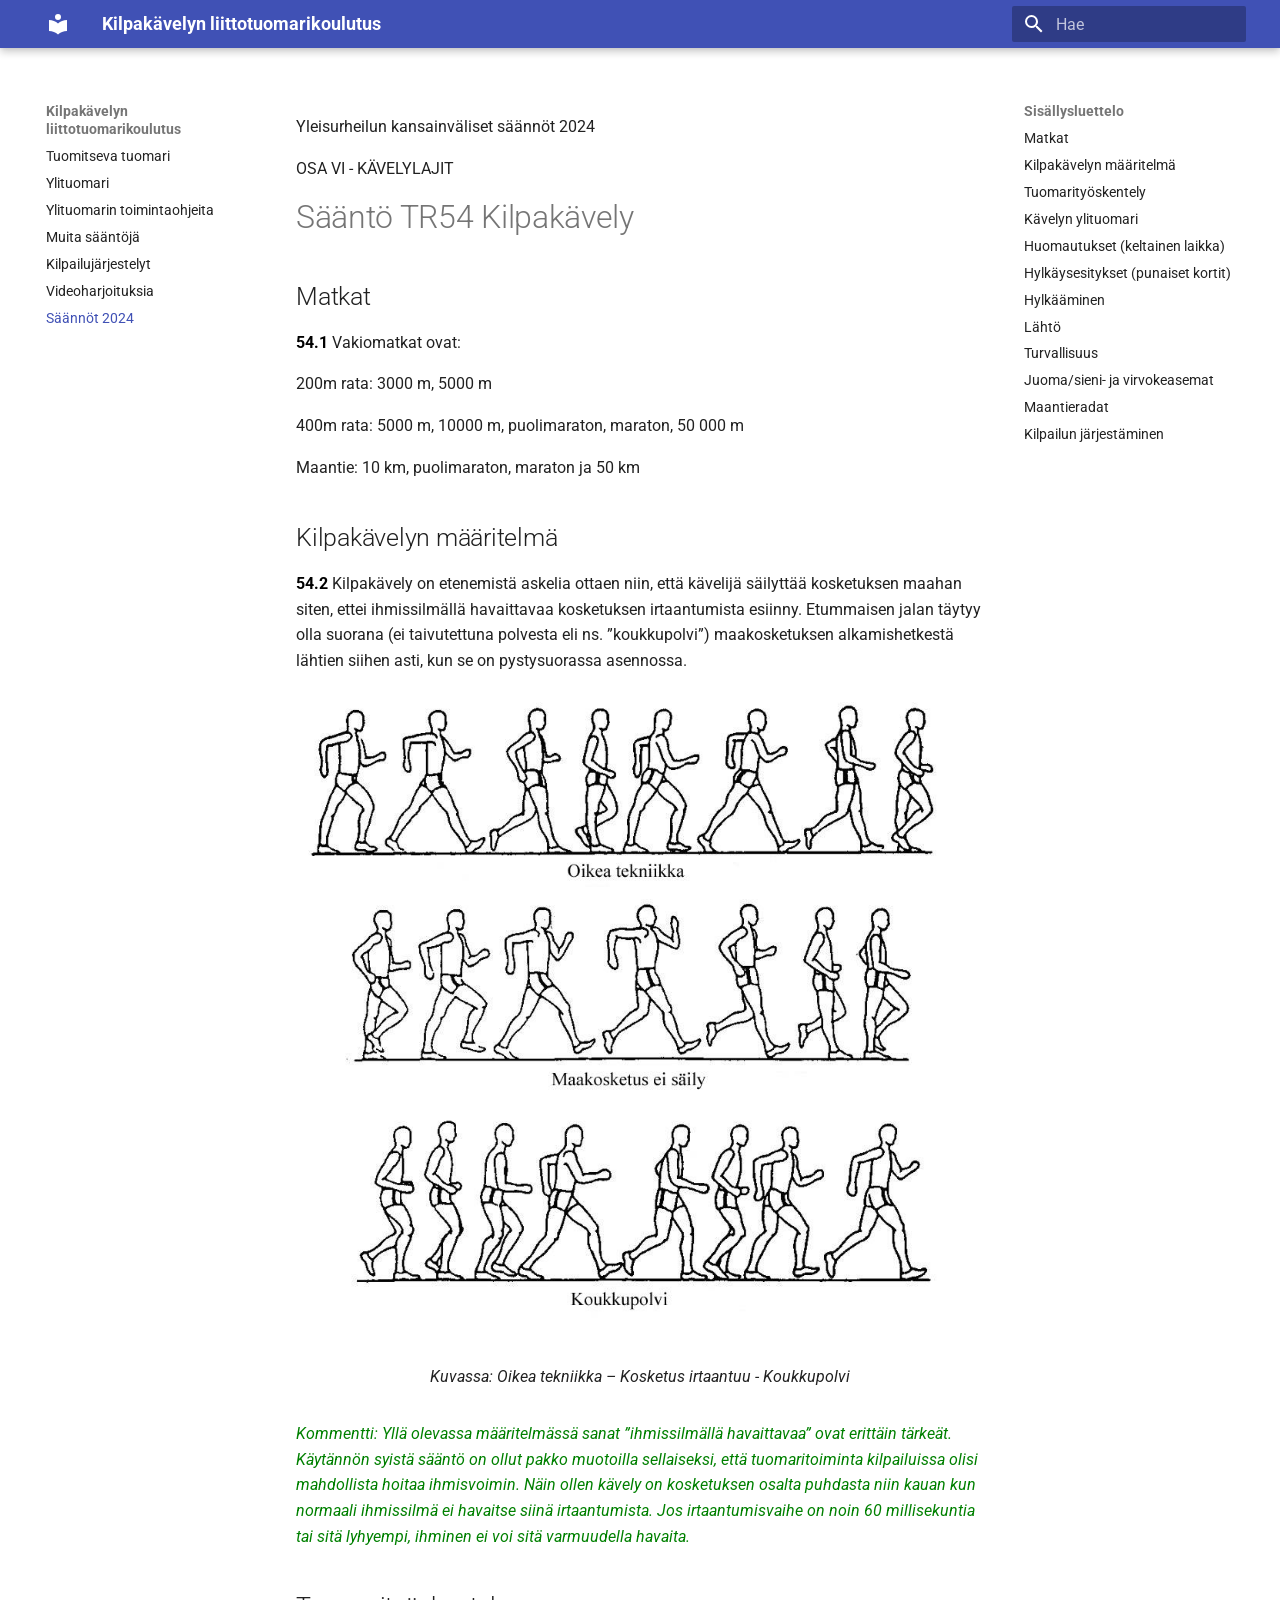
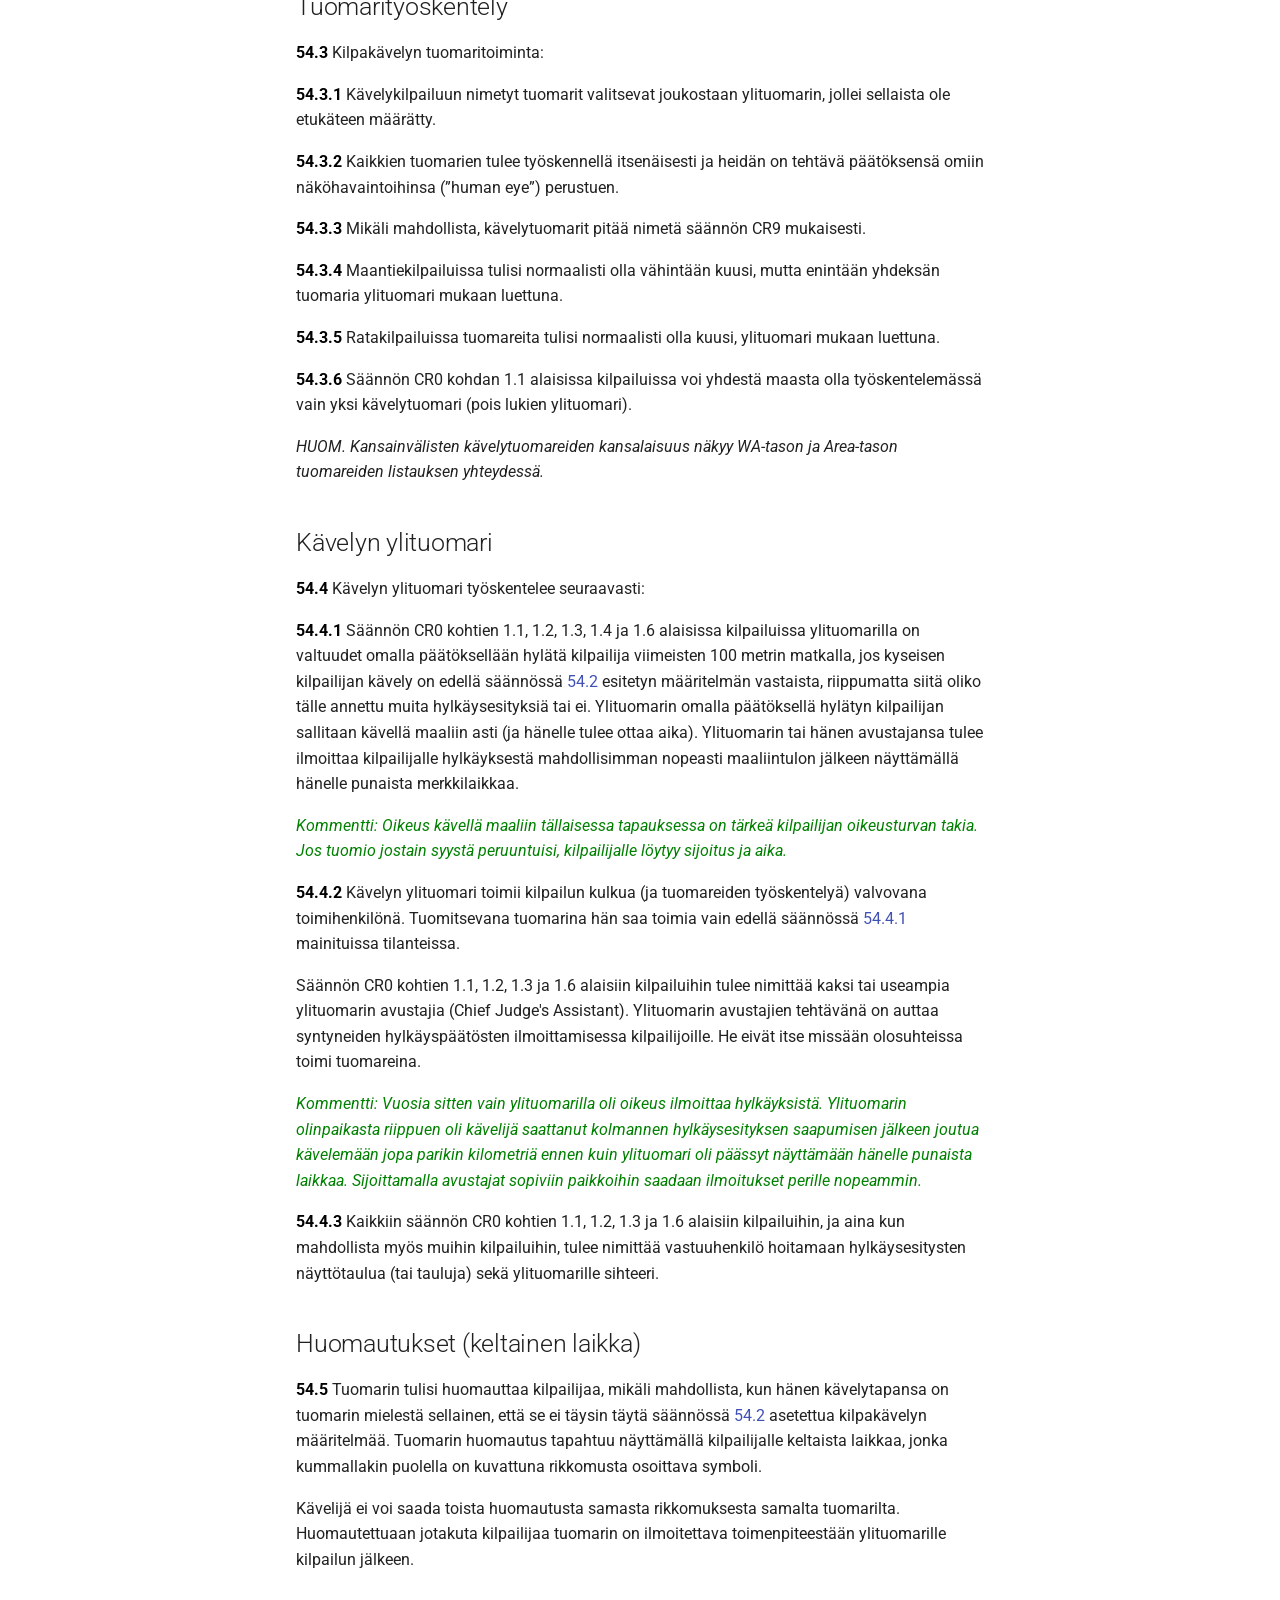
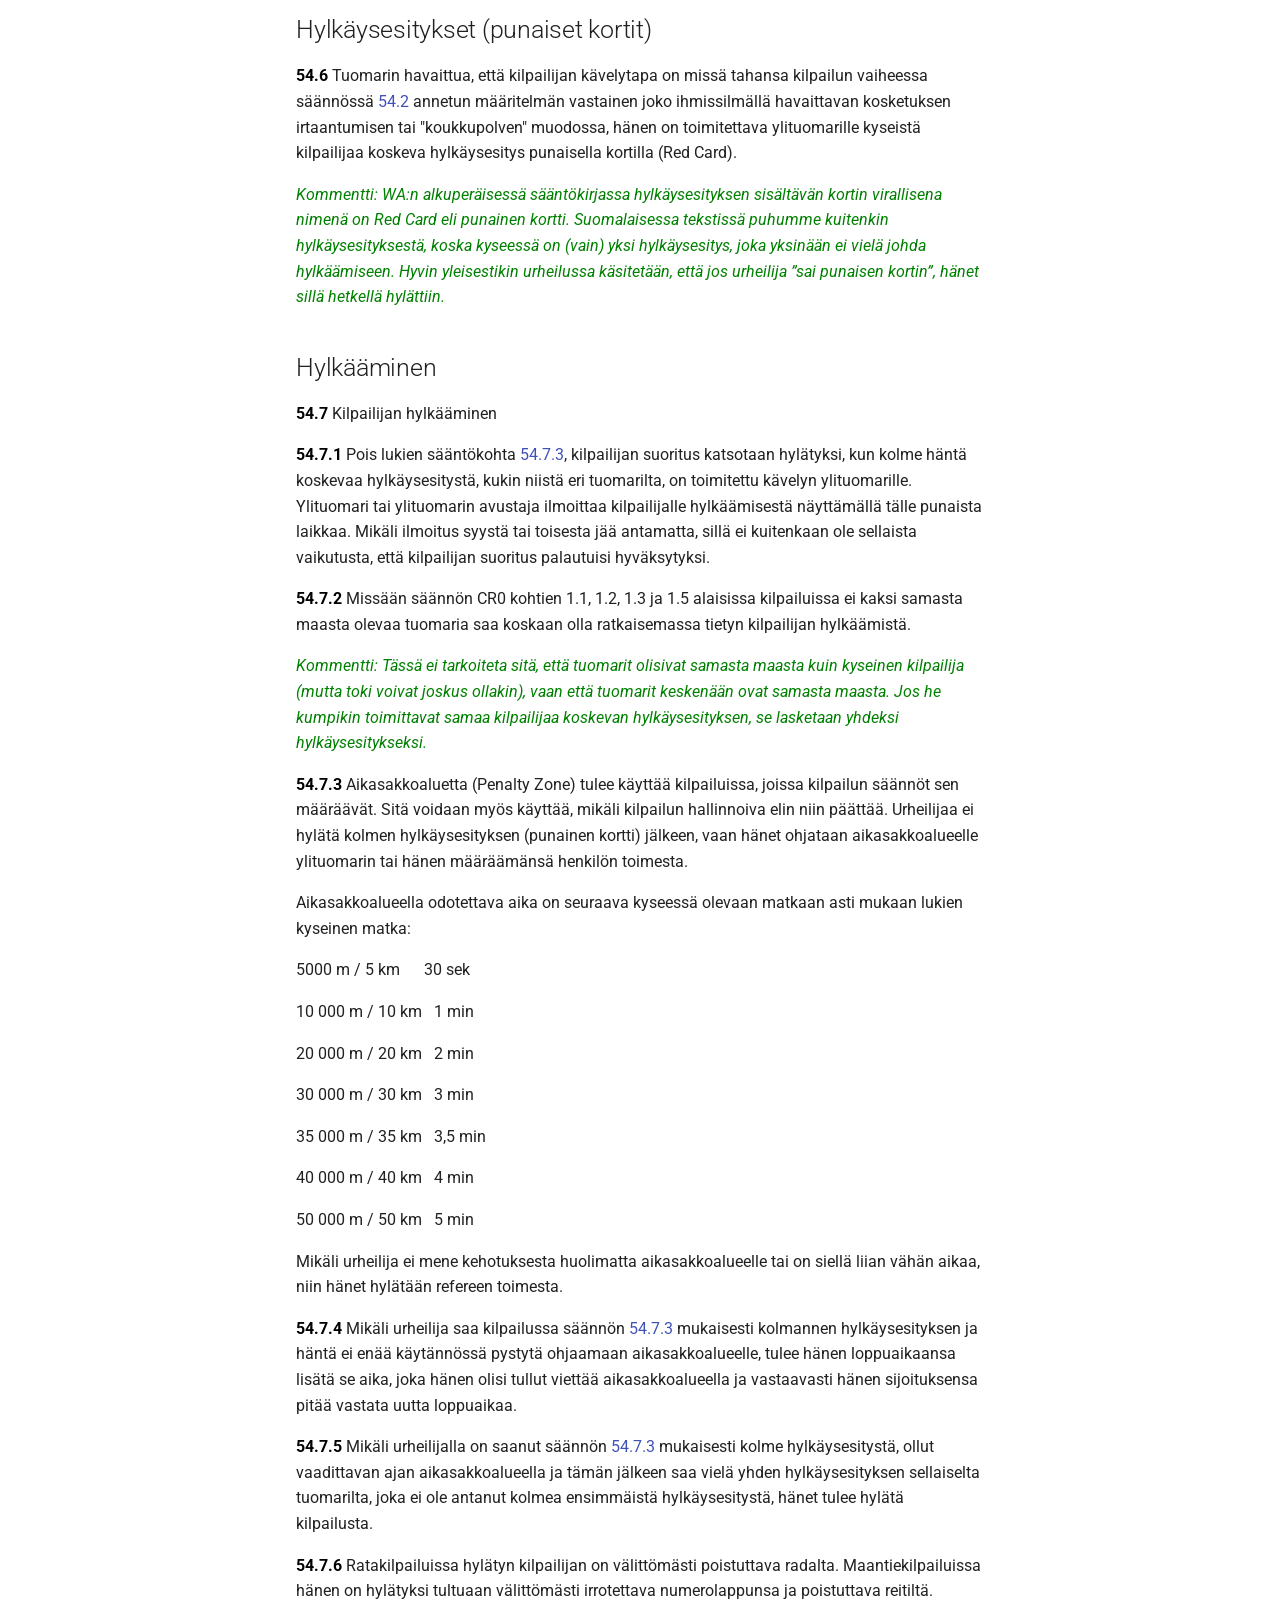
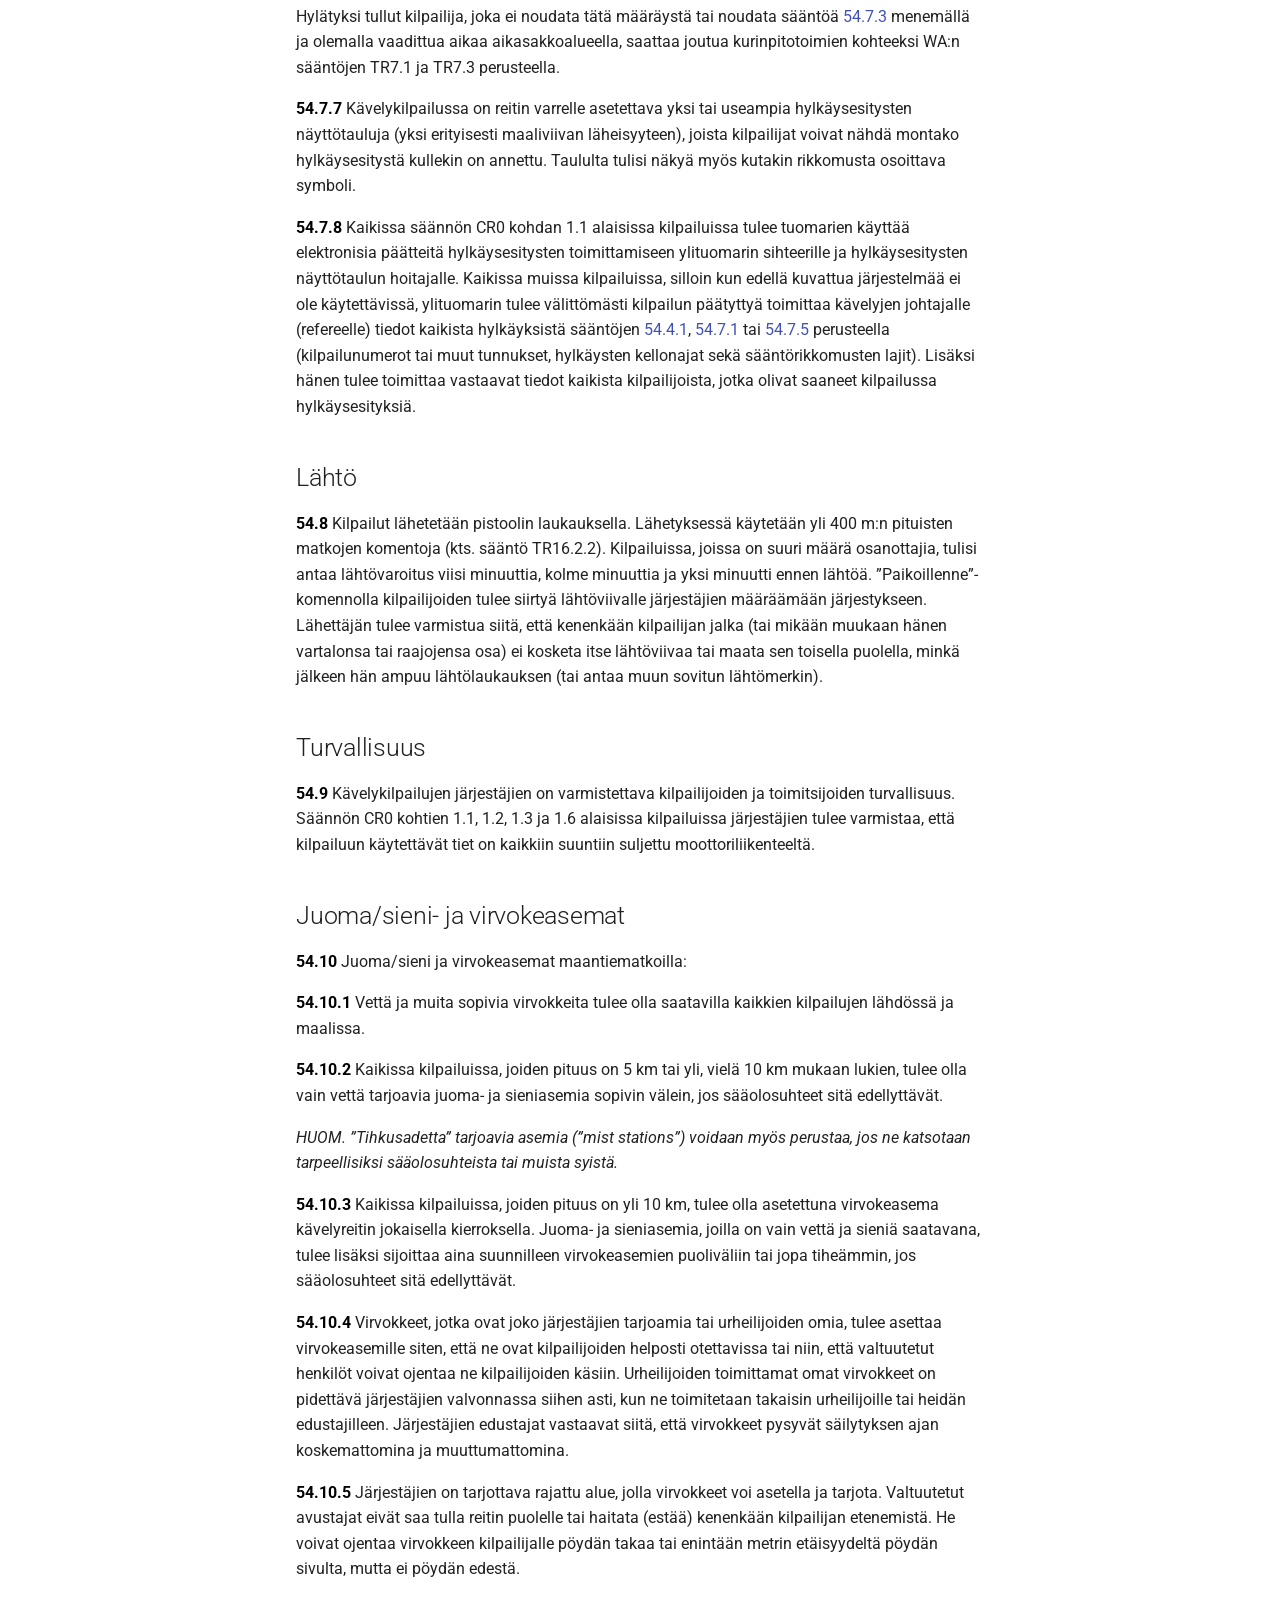
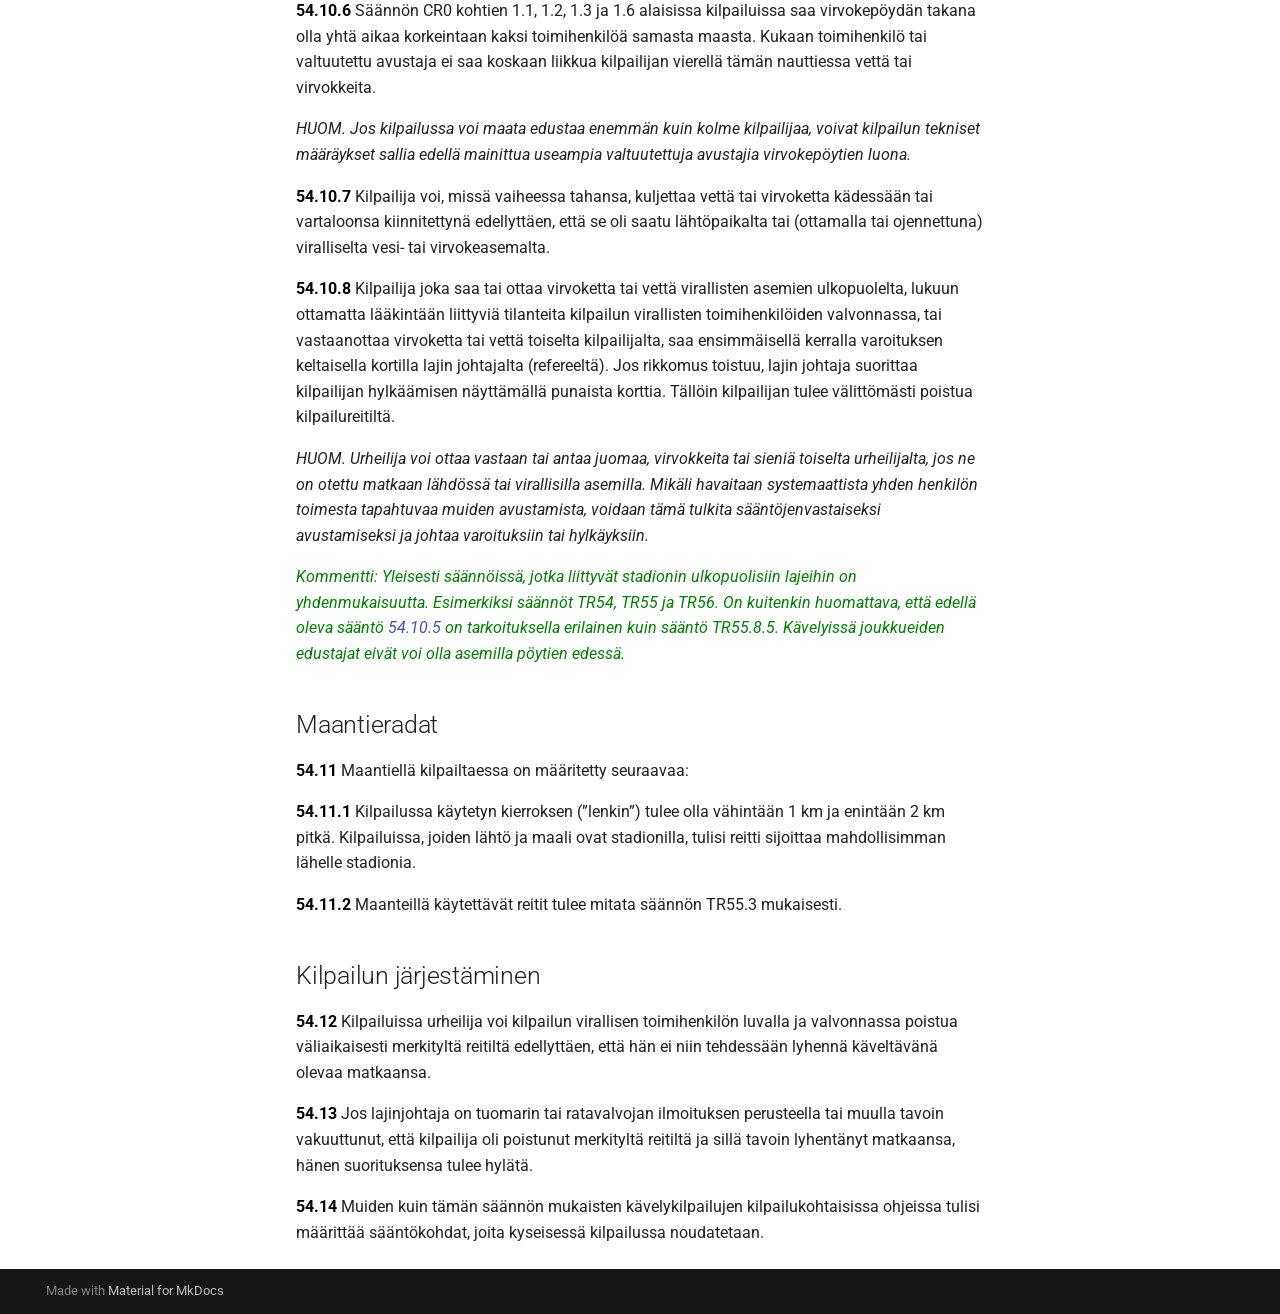
<file: saannot/index.html>
<!doctype html>
<html lang="fi" class="no-js">
  <head>
    
      <meta charset="utf-8">
      <meta name="viewport" content="width=device-width,initial-scale=1">
      
      
      
      
        <link rel="prev" href="../videoharjoituksia/">
      
      
      
      <link rel="icon" href="../assets/images/favicon.png">
      <meta name="generator" content="mkdocs-1.6.1, mkdocs-material-9.6.12">
    
    
      
        <title>Yleisurheilun kansainväliset säännöt 2024 - Kilpakävelyn liittotuomarikoulutus</title>
      
    
    
      <link rel="stylesheet" href="../assets/stylesheets/main.2afb09e1.min.css">
      
      


    
    
      
    
    
      
        
        
        <link rel="preconnect" href="https://fonts.gstatic.com" crossorigin>
        <link rel="stylesheet" href="https://fonts.googleapis.com/css?family=Roboto:300,300i,400,400i,700,700i%7CRoboto+Mono:400,400i,700,700i&display=fallback">
        <style>:root{--md-text-font:"Roboto";--md-code-font:"Roboto Mono"}</style>
      
    
    
      <link rel="stylesheet" href="../stylesheets/extra.css">
    
    <script>__md_scope=new URL("..",location),__md_hash=e=>[...e].reduce(((e,_)=>(e<<5)-e+_.charCodeAt(0)),0),__md_get=(e,_=localStorage,t=__md_scope)=>JSON.parse(_.getItem(t.pathname+"."+e)),__md_set=(e,_,t=localStorage,a=__md_scope)=>{try{t.setItem(a.pathname+"."+e,JSON.stringify(_))}catch(e){}}</script>
    
      

    
    
    
   <link href="../assets/stylesheets/glightbox.min.css" rel="stylesheet"/><style>
    html.glightbox-open { overflow: initial; height: 100%; }
    .gslide-title { margin-top: 0px; user-select: text; }
    .gslide-desc { color: #666; user-select: text; }
    .gslide-image img { background: white; }
    .gscrollbar-fixer { padding-right: 15px; }
    .gdesc-inner { font-size: 0.75rem; }
    body[data-md-color-scheme="slate"] .gdesc-inner { background: var(--md-default-bg-color);}
    body[data-md-color-scheme="slate"] .gslide-title { color: var(--md-default-fg-color);}
    body[data-md-color-scheme="slate"] .gslide-desc { color: var(--md-default-fg-color);}</style> <script src="../assets/javascripts/glightbox.min.js"></script></head>
  
  
    <body dir="ltr">
  
    
    <input class="md-toggle" data-md-toggle="drawer" type="checkbox" id="__drawer" autocomplete="off">
    <input class="md-toggle" data-md-toggle="search" type="checkbox" id="__search" autocomplete="off">
    <label class="md-overlay" for="__drawer"></label>
    <div data-md-component="skip">
      
        
        <a href="#saanto-tr54-kilpakavely" class="md-skip">
          Hyppää sisältöön
        </a>
      
    </div>
    <div data-md-component="announce">
      
    </div>
    
    
      

  

<header class="md-header md-header--shadow" data-md-component="header">
  <nav class="md-header__inner md-grid" aria-label="Ylätunniste">
    <a href=".." title="Kilpakävelyn liittotuomarikoulutus" class="md-header__button md-logo" aria-label="Kilpakävelyn liittotuomarikoulutus" data-md-component="logo">
      
  
  <svg xmlns="http://www.w3.org/2000/svg" viewBox="0 0 24 24"><path d="M12 8a3 3 0 0 0 3-3 3 3 0 0 0-3-3 3 3 0 0 0-3 3 3 3 0 0 0 3 3m0 3.54C9.64 9.35 6.5 8 3 8v11c3.5 0 6.64 1.35 9 3.54 2.36-2.19 5.5-3.54 9-3.54V8c-3.5 0-6.64 1.35-9 3.54"/></svg>

    </a>
    <label class="md-header__button md-icon" for="__drawer">
      
      <svg xmlns="http://www.w3.org/2000/svg" viewBox="0 0 24 24"><path d="M3 6h18v2H3zm0 5h18v2H3zm0 5h18v2H3z"/></svg>
    </label>
    <div class="md-header__title" data-md-component="header-title">
      <div class="md-header__ellipsis">
        <div class="md-header__topic">
          <span class="md-ellipsis">
            Kilpakävelyn liittotuomarikoulutus
          </span>
        </div>
        <div class="md-header__topic" data-md-component="header-topic">
          <span class="md-ellipsis">
            
              Yleisurheilun kansainväliset säännöt 2024
            
          </span>
        </div>
      </div>
    </div>
    
    
      <script>var palette=__md_get("__palette");if(palette&&palette.color){if("(prefers-color-scheme)"===palette.color.media){var media=matchMedia("(prefers-color-scheme: light)"),input=document.querySelector(media.matches?"[data-md-color-media='(prefers-color-scheme: light)']":"[data-md-color-media='(prefers-color-scheme: dark)']");palette.color.media=input.getAttribute("data-md-color-media"),palette.color.scheme=input.getAttribute("data-md-color-scheme"),palette.color.primary=input.getAttribute("data-md-color-primary"),palette.color.accent=input.getAttribute("data-md-color-accent")}for(var[key,value]of Object.entries(palette.color))document.body.setAttribute("data-md-color-"+key,value)}</script>
    
    
    
      
      
        <label class="md-header__button md-icon" for="__search">
          
          <svg xmlns="http://www.w3.org/2000/svg" viewBox="0 0 24 24"><path d="M9.5 3A6.5 6.5 0 0 1 16 9.5c0 1.61-.59 3.09-1.56 4.23l.27.27h.79l5 5-1.5 1.5-5-5v-.79l-.27-.27A6.52 6.52 0 0 1 9.5 16 6.5 6.5 0 0 1 3 9.5 6.5 6.5 0 0 1 9.5 3m0 2C7 5 5 7 5 9.5S7 14 9.5 14 14 12 14 9.5 12 5 9.5 5"/></svg>
        </label>
        <div class="md-search" data-md-component="search" role="dialog">
  <label class="md-search__overlay" for="__search"></label>
  <div class="md-search__inner" role="search">
    <form class="md-search__form" name="search">
      <input type="text" class="md-search__input" name="query" aria-label="Hae" placeholder="Hae" autocapitalize="off" autocorrect="off" autocomplete="off" spellcheck="false" data-md-component="search-query" required>
      <label class="md-search__icon md-icon" for="__search">
        
        <svg xmlns="http://www.w3.org/2000/svg" viewBox="0 0 24 24"><path d="M9.5 3A6.5 6.5 0 0 1 16 9.5c0 1.61-.59 3.09-1.56 4.23l.27.27h.79l5 5-1.5 1.5-5-5v-.79l-.27-.27A6.52 6.52 0 0 1 9.5 16 6.5 6.5 0 0 1 3 9.5 6.5 6.5 0 0 1 9.5 3m0 2C7 5 5 7 5 9.5S7 14 9.5 14 14 12 14 9.5 12 5 9.5 5"/></svg>
        
        <svg xmlns="http://www.w3.org/2000/svg" viewBox="0 0 24 24"><path d="M20 11v2H8l5.5 5.5-1.42 1.42L4.16 12l7.92-7.92L13.5 5.5 8 11z"/></svg>
      </label>
      <nav class="md-search__options" aria-label="Haku">
        
        <button type="reset" class="md-search__icon md-icon" title="Tyhjää" aria-label="Tyhjää" tabindex="-1">
          
          <svg xmlns="http://www.w3.org/2000/svg" viewBox="0 0 24 24"><path d="M19 6.41 17.59 5 12 10.59 6.41 5 5 6.41 10.59 12 5 17.59 6.41 19 12 13.41 17.59 19 19 17.59 13.41 12z"/></svg>
        </button>
      </nav>
      
        <div class="md-search__suggest" data-md-component="search-suggest"></div>
      
    </form>
    <div class="md-search__output">
      <div class="md-search__scrollwrap" tabindex="0" data-md-scrollfix>
        <div class="md-search-result" data-md-component="search-result">
          <div class="md-search-result__meta">
            Aloitetaan hakua
          </div>
          <ol class="md-search-result__list" role="presentation"></ol>
        </div>
      </div>
    </div>
  </div>
</div>
      
    
    
  </nav>
  
</header>
    
    <div class="md-container" data-md-component="container">
      
      
        
          
        
      
      <main class="md-main" data-md-component="main">
        <div class="md-main__inner md-grid">
          
            
              
              <div class="md-sidebar md-sidebar--primary" data-md-component="sidebar" data-md-type="navigation" >
                <div class="md-sidebar__scrollwrap">
                  <div class="md-sidebar__inner">
                    



<nav class="md-nav md-nav--primary" aria-label="Navigaatio" data-md-level="0">
  <label class="md-nav__title" for="__drawer">
    <a href=".." title="Kilpakävelyn liittotuomarikoulutus" class="md-nav__button md-logo" aria-label="Kilpakävelyn liittotuomarikoulutus" data-md-component="logo">
      
  
  <svg xmlns="http://www.w3.org/2000/svg" viewBox="0 0 24 24"><path d="M12 8a3 3 0 0 0 3-3 3 3 0 0 0-3-3 3 3 0 0 0-3 3 3 3 0 0 0 3 3m0 3.54C9.64 9.35 6.5 8 3 8v11c3.5 0 6.64 1.35 9 3.54 2.36-2.19 5.5-3.54 9-3.54V8c-3.5 0-6.64 1.35-9 3.54"/></svg>

    </a>
    Kilpakävelyn liittotuomarikoulutus
  </label>
  
  <ul class="md-nav__list" data-md-scrollfix>
    
      
      
  
  
  
  
    <li class="md-nav__item">
      <a href="../tuomari_kertaus/" class="md-nav__link">
        
  
  
  <span class="md-ellipsis">
    Tuomitseva tuomari
    
  </span>
  

      </a>
    </li>
  

    
      
      
  
  
  
  
    <li class="md-nav__item">
      <a href="../ylituomari/" class="md-nav__link">
        
  
  
  <span class="md-ellipsis">
    Ylituomari
    
  </span>
  

      </a>
    </li>
  

    
      
      
  
  
  
  
    <li class="md-nav__item">
      <a href="../ylituomarin_toiminta/" class="md-nav__link">
        
  
  
  <span class="md-ellipsis">
    Ylituomarin toimintaohjeita
    
  </span>
  

      </a>
    </li>
  

    
      
      
  
  
  
  
    <li class="md-nav__item">
      <a href="../muita_saantoja/" class="md-nav__link">
        
  
  
  <span class="md-ellipsis">
    Muita sääntöjä
    
  </span>
  

      </a>
    </li>
  

    
      
      
  
  
  
  
    <li class="md-nav__item">
      <a href="../kilpailujarjestelyt/" class="md-nav__link">
        
  
  
  <span class="md-ellipsis">
    Kilpailujärjestelyt
    
  </span>
  

      </a>
    </li>
  

    
      
      
  
  
  
  
    <li class="md-nav__item">
      <a href="../videoharjoituksia/" class="md-nav__link">
        
  
  
  <span class="md-ellipsis">
    Videoharjoituksia
    
  </span>
  

      </a>
    </li>
  

    
      
      
  
  
    
  
  
  
    <li class="md-nav__item md-nav__item--active">
      
      <input class="md-nav__toggle md-toggle" type="checkbox" id="__toc">
      
      
        
      
      
        <label class="md-nav__link md-nav__link--active" for="__toc">
          
  
  
  <span class="md-ellipsis">
    Säännöt 2024
    
  </span>
  

          <span class="md-nav__icon md-icon"></span>
        </label>
      
      <a href="./" class="md-nav__link md-nav__link--active">
        
  
  
  <span class="md-ellipsis">
    Säännöt 2024
    
  </span>
  

      </a>
      
        

<nav class="md-nav md-nav--secondary" aria-label="Sisällysluettelo">
  
  
  
    
  
  
    <label class="md-nav__title" for="__toc">
      <span class="md-nav__icon md-icon"></span>
      Sisällysluettelo
    </label>
    <ul class="md-nav__list" data-md-component="toc" data-md-scrollfix>
      
        <li class="md-nav__item">
  <a href="#matkat" class="md-nav__link">
    <span class="md-ellipsis">
      Matkat
    </span>
  </a>
  
</li>
      
        <li class="md-nav__item">
  <a href="#kilpakavelyn-maaritelma" class="md-nav__link">
    <span class="md-ellipsis">
      Kilpakävelyn määritelmä
    </span>
  </a>
  
</li>
      
        <li class="md-nav__item">
  <a href="#tuomarityoskentely" class="md-nav__link">
    <span class="md-ellipsis">
      Tuomarityöskentely
    </span>
  </a>
  
</li>
      
        <li class="md-nav__item">
  <a href="#kavelyn-ylituomari" class="md-nav__link">
    <span class="md-ellipsis">
      Kävelyn ylituomari
    </span>
  </a>
  
</li>
      
        <li class="md-nav__item">
  <a href="#huomautukset-keltainen-laikka" class="md-nav__link">
    <span class="md-ellipsis">
      Huomautukset (keltainen laikka)
    </span>
  </a>
  
</li>
      
        <li class="md-nav__item">
  <a href="#hylkaysesitykset-punaiset-kortit" class="md-nav__link">
    <span class="md-ellipsis">
      Hylkäysesitykset (punaiset kortit)
    </span>
  </a>
  
</li>
      
        <li class="md-nav__item">
  <a href="#hylkaaminen" class="md-nav__link">
    <span class="md-ellipsis">
      Hylkääminen
    </span>
  </a>
  
</li>
      
        <li class="md-nav__item">
  <a href="#lahto" class="md-nav__link">
    <span class="md-ellipsis">
      Lähtö
    </span>
  </a>
  
</li>
      
        <li class="md-nav__item">
  <a href="#turvallisuus" class="md-nav__link">
    <span class="md-ellipsis">
      Turvallisuus
    </span>
  </a>
  
</li>
      
        <li class="md-nav__item">
  <a href="#juomasieni-ja-virvokeasemat" class="md-nav__link">
    <span class="md-ellipsis">
      Juoma/sieni- ja virvokeasemat
    </span>
  </a>
  
</li>
      
        <li class="md-nav__item">
  <a href="#maantieradat" class="md-nav__link">
    <span class="md-ellipsis">
      Maantieradat
    </span>
  </a>
  
</li>
      
        <li class="md-nav__item">
  <a href="#kilpailun-jarjestaminen" class="md-nav__link">
    <span class="md-ellipsis">
      Kilpailun järjestäminen
    </span>
  </a>
  
</li>
      
    </ul>
  
</nav>
      
    </li>
  

    
  </ul>
</nav>
                  </div>
                </div>
              </div>
            
            
              
              <div class="md-sidebar md-sidebar--secondary" data-md-component="sidebar" data-md-type="toc" >
                <div class="md-sidebar__scrollwrap">
                  <div class="md-sidebar__inner">
                    

<nav class="md-nav md-nav--secondary" aria-label="Sisällysluettelo">
  
  
  
    
  
  
    <label class="md-nav__title" for="__toc">
      <span class="md-nav__icon md-icon"></span>
      Sisällysluettelo
    </label>
    <ul class="md-nav__list" data-md-component="toc" data-md-scrollfix>
      
        <li class="md-nav__item">
  <a href="#matkat" class="md-nav__link">
    <span class="md-ellipsis">
      Matkat
    </span>
  </a>
  
</li>
      
        <li class="md-nav__item">
  <a href="#kilpakavelyn-maaritelma" class="md-nav__link">
    <span class="md-ellipsis">
      Kilpakävelyn määritelmä
    </span>
  </a>
  
</li>
      
        <li class="md-nav__item">
  <a href="#tuomarityoskentely" class="md-nav__link">
    <span class="md-ellipsis">
      Tuomarityöskentely
    </span>
  </a>
  
</li>
      
        <li class="md-nav__item">
  <a href="#kavelyn-ylituomari" class="md-nav__link">
    <span class="md-ellipsis">
      Kävelyn ylituomari
    </span>
  </a>
  
</li>
      
        <li class="md-nav__item">
  <a href="#huomautukset-keltainen-laikka" class="md-nav__link">
    <span class="md-ellipsis">
      Huomautukset (keltainen laikka)
    </span>
  </a>
  
</li>
      
        <li class="md-nav__item">
  <a href="#hylkaysesitykset-punaiset-kortit" class="md-nav__link">
    <span class="md-ellipsis">
      Hylkäysesitykset (punaiset kortit)
    </span>
  </a>
  
</li>
      
        <li class="md-nav__item">
  <a href="#hylkaaminen" class="md-nav__link">
    <span class="md-ellipsis">
      Hylkääminen
    </span>
  </a>
  
</li>
      
        <li class="md-nav__item">
  <a href="#lahto" class="md-nav__link">
    <span class="md-ellipsis">
      Lähtö
    </span>
  </a>
  
</li>
      
        <li class="md-nav__item">
  <a href="#turvallisuus" class="md-nav__link">
    <span class="md-ellipsis">
      Turvallisuus
    </span>
  </a>
  
</li>
      
        <li class="md-nav__item">
  <a href="#juomasieni-ja-virvokeasemat" class="md-nav__link">
    <span class="md-ellipsis">
      Juoma/sieni- ja virvokeasemat
    </span>
  </a>
  
</li>
      
        <li class="md-nav__item">
  <a href="#maantieradat" class="md-nav__link">
    <span class="md-ellipsis">
      Maantieradat
    </span>
  </a>
  
</li>
      
        <li class="md-nav__item">
  <a href="#kilpailun-jarjestaminen" class="md-nav__link">
    <span class="md-ellipsis">
      Kilpailun järjestäminen
    </span>
  </a>
  
</li>
      
    </ul>
  
</nav>
                  </div>
                </div>
              </div>
            
          
          
            <div class="md-content" data-md-component="content">
              <article class="md-content__inner md-typeset">
                
                  



<p>Yleisurheilun kansainväliset säännöt 2024</p>
<p>OSA VI - KÄVELYLAJIT </p>
<h1 id="saanto-tr54-kilpakavely">Sääntö TR54 Kilpakävely</h1>
<h2 id="matkat">Matkat</h2>
<p><a class="rule_number" href="#54.1" id="54.1">54.1</a> Vakiomatkat ovat:</p>
<p>200m rata:  3000 m, 5000 m </p>
<p>400m rata:  5000 m, 10000 m, puolimaraton, maraton, 50 000 m </p>
<p>Maantie:  10 km, puolimaraton, maraton ja 50 km  </p>
<h2 id="kilpakavelyn-maaritelma">Kilpakävelyn määritelmä</h2>
<p><a class="rule_number" href="#54.2" id="54.2">54.2</a> Kilpakävely on etenemistä askelia ottaen niin, että kävelijä säilyttää kosketuksen maahan siten, ettei ihmissilmällä havaittavaa kosketuksen irtaantumista esiinny. Etummaisen jalan täytyy olla suorana (ei taivutettuna polvesta eli ns. ”koukkupolvi”) maakosketuksen alkamishetkestä lähtien siihen asti, kun se on pystysuorassa asennossa. </p>
<figure>
  <a class="glightbox" href="../img/TR54.2.jpg" data-type="image" data-width="auto" data-height="auto" data-desc-position="bottom"><img alt="" src="../img/TR54.2.jpg" /></a>
<br />
<figcaption>Kuvassa: Oikea tekniikka – Kosketus irtaantuu - Koukkupolvi </figcaption>
</figure>
<p class="rule_comment">Kommentti: Yllä olevassa määritelmässä sanat ”ihmissilmällä havaittavaa” ovat erittäin tärkeät. Käytännön syistä sääntö on ollut pakko muotoilla sellaiseksi, että tuomaritoiminta kilpailuissa olisi mahdollista hoitaa ihmisvoimin. Näin ollen kävely on kosketuksen osalta puhdasta niin kauan kun normaali ihmissilmä ei havaitse siinä irtaantumista. Jos irtaantumisvaihe on noin 60 millisekuntia tai sitä lyhyempi, ihminen ei voi sitä varmuudella havaita.</p>
<h2 id="tuomarityoskentely">Tuomarityöskentely</h2>
<p><a class="rule_number" href="#54.3" id="54.3">54.3</a> Kilpakävelyn tuomaritoiminta: </p>
<p><a class="rule_number" href="#54.3.1" id="54.3.1">54.3.1</a> Kävelykilpailuun nimetyt tuomarit valitsevat joukostaan ylituomarin, jollei sellaista ole etukäteen määrätty. </p>
<p><a class="rule_number" href="#54.3.2" id="54.3.2">54.3.2</a> Kaikkien tuomarien tulee työskennellä itsenäisesti ja heidän on tehtävä päätöksensä omiin näköhavaintoihinsa (”human eye”) perustuen. </p>
<p><a class="rule_number" href="#54.3.3" id="54.3.3">54.3.3</a> Mikäli mahdollista, kävelytuomarit pitää nimetä säännön CR9 mukaisesti. </p>
<p><a class="rule_number" href="#54.3.4" id="54.3.4">54.3.4</a> Maantiekilpailuissa tulisi normaalisti olla vähintään kuusi, mutta enintään yhdeksän tuomaria ylituomari mukaan luettuna. </p>
<p><a class="rule_number" href="#54.3.5" id="54.3.5">54.3.5</a> Ratakilpailuissa tuomareita tulisi normaalisti olla kuusi, ylituomari mukaan luettuna. </p>
<p><a class="rule_number" href="#54.3.6" id="54.3.6">54.3.6</a> Säännön CR0 kohdan 1.1 alaisissa kilpailuissa voi yhdestä maasta olla työskentelemässä vain yksi kävelytuomari (pois lukien ylituomari). </p>
<p><em>HUOM. Kansainvälisten kävelytuomareiden kansalaisuus näkyy WA-tason ja Area-tason tuomareiden listauksen yhteydessä.</em></p>
<h2 id="kavelyn-ylituomari">Kävelyn ylituomari</h2>
<p><a class="rule_number" href="#54.4" id="54.4">54.4</a> Kävelyn ylituomari työskentelee seuraavasti: </p>
<p><a class="rule_number" href="#54.4.1" id="54.4.1">54.4.1</a> Säännön CR0 kohtien 1.1, 1.2, 1.3, 1.4 ja 1.6 alaisissa kilpailuissa ylituomarilla on valtuudet omalla päätöksellään hylätä kilpailija viimeisten 100 metrin matkalla, jos kyseisen kilpailijan kävely on edellä säännössä <a href="#54.2">54.2</a> esitetyn määritelmän vastaista, riippumatta siitä oliko tälle annettu muita hylkäysesityksiä tai ei. Ylituomarin omalla päätöksellä hylätyn kilpailijan sallitaan kävellä maaliin asti (ja hänelle tulee ottaa aika). Ylituomarin tai hänen avustajansa tulee ilmoittaa kilpailijalle hylkäyksestä mahdollisimman nopeasti maaliintulon jälkeen näyttämällä hänelle punaista merkkilaikkaa.  </p>
<p class="rule_comment">Kommentti: Oikeus kävellä maaliin tällaisessa tapauksessa on tärkeä kilpailijan oikeusturvan takia. Jos tuomio jostain syystä peruuntuisi, kilpailijalle löytyy sijoitus ja aika.</p>
<p><a class="rule_number" href="#54.4.2" id="54.4.2">54.4.2</a> Kävelyn ylituomari toimii kilpailun kulkua (ja tuomareiden työskentelyä) valvovana toimihenkilönä. Tuomitsevana tuomarina hän saa toimia vain edellä säännössä <a href="#54.4.1">54.4.1</a> mainituissa tilanteissa. </p>
<p>Säännön CR0 kohtien 1.1, 1.2, 1.3 ja 1.6 alaisiin kilpailuihin tulee nimittää kaksi tai useampia ylituomarin avustajia (Chief Judge's Assistant). Ylituomarin avustajien tehtävänä on auttaa syntyneiden hylkäyspäätösten ilmoittamisessa kilpailijoille. He eivät itse missään olosuhteissa toimi tuomareina. </p>
<p class="rule_comment">Kommentti: Vuosia sitten vain ylituomarilla oli oikeus ilmoittaa hylkäyksistä. Ylituomarin olinpaikasta riippuen oli kävelijä saattanut kolmannen hylkäysesityksen saapumisen jälkeen joutua kävelemään jopa parikin kilometriä ennen kuin ylituomari oli päässyt näyttämään hänelle punaista laikkaa. Sijoittamalla avustajat sopiviin paikkoihin saadaan ilmoitukset perille nopeammin.</p>
<p><a class="rule_number" href="#54.4.3" id="54.4.3">54.4.3</a> Kaikkiin säännön CR0 kohtien 1.1, 1.2, 1.3 ja 1.6 alaisiin kilpailuihin, ja aina kun mahdollista myös muihin kilpailuihin, tulee nimittää vastuuhenkilö hoitamaan hylkäysesitysten näyttötaulua (tai tauluja) sekä ylituomarille sihteeri. </p>
<h2 id="huomautukset-keltainen-laikka">Huomautukset (keltainen laikka)</h2>
<p><a class="rule_number" href="#54.5" id="54.5">54.5</a> Tuomarin tulisi huomauttaa kilpailijaa, mikäli mahdollista, kun hänen kävelytapansa on tuomarin mielestä sellainen, että se ei täysin täytä säännössä <a href="#54.2">54.2</a> asetettua kilpakävelyn määritelmää. Tuomarin huomautus tapahtuu näyttämällä kilpailijalle keltaista laikkaa, jonka kummallakin puolella on kuvattuna rikkomusta osoittava symboli. </p>
<p>Kävelijä ei voi saada toista huomautusta samasta rikkomuksesta samalta tuomarilta. Huomautettuaan jotakuta kilpailijaa tuomarin on ilmoitettava toimenpiteestään ylituomarille kilpailun jälkeen. </p>
<h2 id="hylkaysesitykset-punaiset-kortit">Hylkäysesitykset (punaiset kortit)</h2>
<p><a class="rule_number" href="#54.6" id="54.6">54.6</a> Tuomarin havaittua, että kilpailijan kävelytapa on missä tahansa kilpailun vaiheessa säännössä <a href="#54.2">54.2</a> annetun määritelmän vastainen joko ihmissilmällä havaittavan kosketuksen irtaantumisen tai "koukkupolven" muodossa, hänen on toimitettava ylituomarille kyseistä kilpailijaa koskeva hylkäysesitys punaisella kortilla (Red Card). </p>
<p class="rule_comment">Kommentti: WA:n alkuperäisessä sääntökirjassa hylkäysesityksen sisältävän kortin virallisena nimenä on Red Card eli punainen kortti. Suomalaisessa tekstissä puhumme kuitenkin hylkäysesityksestä, koska kyseessä on (vain) yksi hylkäysesitys, joka yksinään ei vielä johda hylkäämiseen. Hyvin yleisestikin urheilussa käsitetään, että jos urheilija ”sai punaisen kortin”, hänet sillä hetkellä hylättiin.</p>
<h2 id="hylkaaminen">Hylkääminen</h2>
<p><a class="rule_number" href="#54.7" id="54.7">54.7</a> Kilpailijan hylkääminen </p>
<p><a class="rule_number" href="#54.7.1" id="54.7.1">54.7.1</a> Pois lukien sääntökohta <a href="#54.7.3">54.7.3</a>, kilpailijan suoritus katsotaan hylätyksi, kun kolme häntä koskevaa hylkäysesitystä, kukin niistä eri tuomarilta, on toimitettu kävelyn ylituomarille. Ylituomari tai 
ylituomarin avustaja ilmoittaa kilpailijalle hylkäämisestä näyttämällä tälle punaista laikkaa. Mikäli ilmoitus syystä tai toisesta jää antamatta, sillä ei kuitenkaan ole sellaista vaikutusta, että kilpailijan suoritus palautuisi hyväksytyksi. </p>
<p><a class="rule_number" href="#54.7.2" id="54.7.2">54.7.2</a> Missään säännön CR0 kohtien 1.1, 1.2, 1.3 ja 1.5 alaisissa kilpailuissa ei kaksi samasta maasta olevaa tuomaria saa koskaan olla ratkaisemassa tietyn kilpailijan hylkäämistä. </p>
<p class="rule_comment">Kommentti: Tässä ei tarkoiteta sitä, että tuomarit olisivat samasta maasta kuin kyseinen kilpailija (mutta toki voivat joskus ollakin), vaan että tuomarit keskenään ovat samasta maasta. Jos he kumpikin toimittavat samaa kilpailijaa koskevan hylkäysesityksen, se lasketaan yhdeksi hylkäysesitykseksi.</p>
<p><a class="rule_number" href="#54.7.3" id="54.7.3">54.7.3</a> Aikasakkoaluetta (Penalty Zone) tulee käyttää kilpailuissa, joissa kilpailun säännöt sen määräävät. Sitä voidaan myös käyttää, mikäli kilpailun hallinnoiva elin niin päättää. Urheilijaa ei hylätä kolmen hylkäysesityksen (punainen kortti) jälkeen, vaan hänet ohjataan aikasakkoalueelle ylituomarin tai hänen määräämänsä henkilön toimesta. </p>
<p>Aikasakkoalueella odotettava aika on seuraava kyseessä olevaan matkaan asti mukaan lukien kyseinen matka: </p>
<p>5000 m / 5 km &emsp; 30 sek </p>
<p>10 000 m / 10 km &nbsp; 1 min </p>
<p>20 000 m / 20 km &nbsp;  2 min </p>
<p>30 000 m / 30 km &nbsp;  3 min </p>
<p>35 000 m / 35 km &nbsp;  3,5 min </p>
<p>40 000 m / 40 km &nbsp;  4 min </p>
<p>50 000 m / 50 km &nbsp;  5 min </p>
<p>Mikäli urheilija ei mene kehotuksesta huolimatta aikasakkoalueelle tai on siellä liian vähän aikaa, niin hänet hylätään refereen toimesta. </p>
<p><a class="rule_number" href="#54.7.4" id="54.7.4">54.7.4</a> Mikäli urheilija saa kilpailussa säännön <a href="#54.7.3">54.7.3</a> mukaisesti kolmannen hylkäysesityksen ja häntä ei enää käytännössä pystytä ohjaamaan aikasakkoalueelle, tulee hänen 
loppuaikaansa lisätä se aika, joka hänen olisi tullut viettää aikasakkoalueella ja vastaavasti hänen sijoituksensa pitää vastata uutta loppuaikaa. </p>
<p><a class="rule_number" href="#54.7.5" id="54.7.5">54.7.5</a> Mikäli urheilijalla on saanut säännön <a href="#54.7.3">54.7.3</a> mukaisesti kolme hylkäysesitystä, ollut vaadittavan ajan aikasakkoalueella ja tämän jälkeen saa vielä yhden hylkäysesityksen sellaiselta tuomarilta, joka ei ole antanut kolmea ensimmäistä hylkäysesitystä, hänet tulee hylätä kilpailusta. </p>
<p><a class="rule_number" href="#54.7.6" id="54.7.6">54.7.6</a> Ratakilpailuissa hylätyn kilpailijan on välittömästi poistuttava radalta. Maantiekilpailuissa hänen on hylätyksi tultuaan välittömästi irrotettava numerolappunsa ja poistuttava reitiltä. Hylätyksi tullut kilpailija, joka ei noudata tätä määräystä tai noudata sääntöä <a href="#54.7.3">54.7.3</a> menemällä ja olemalla vaadittua aikaa aikasakkoalueella, saattaa joutua kurinpitotoimien kohteeksi WA:n sääntöjen TR7.1 ja TR7.3 perusteella. </p>
<p><a class="rule_number" href="#54.7.7" id="54.7.7">54.7.7</a> Kävelykilpailussa on reitin varrelle asetettava yksi tai useampia hylkäysesitysten näyttötauluja (yksi erityisesti maaliviivan läheisyyteen), joista kilpailijat voivat nähdä montako hylkäysesitystä kullekin on annettu. Taululta tulisi näkyä myös kutakin rikkomusta osoittava symboli. </p>
<p><a class="rule_number" href="#54.7.8" id="54.7.8">54.7.8</a> Kaikissa säännön CR0 kohdan 1.1 alaisissa kilpailuissa tulee tuomarien käyttää elektronisia päätteitä hylkäysesitysten toimittamiseen ylituomarin sihteerille ja hylkäysesitysten näyttötaulun hoitajalle. Kaikissa muissa kilpailuissa, silloin kun edellä kuvattua järjestelmää ei ole käytettävissä, ylituomarin tulee välittömästi kilpailun päätyttyä toimittaa kävelyjen johtajalle (refereelle) tiedot kaikista hylkäyksistä sääntöjen <a href="#54.4.1">54.4.1</a>, <a href="#54.7.1">54.7.1</a> tai <a href="#54.7.5">54.7.5</a> perusteella (kilpailunumerot tai muut tunnukset, hylkäysten kellonajat sekä sääntörikkomusten lajit). Lisäksi hänen tulee toimittaa vastaavat tiedot kaikista kilpailijoista, jotka olivat saaneet kilpailussa hylkäysesityksiä. </p>
<h2 id="lahto">Lähtö</h2>
<p><a class="rule_number" href="#54.8" id="54.8">54.8</a> Kilpailut lähetetään pistoolin laukauksella. Lähetyksessä käytetään yli 400 m:n pituisten matkojen komentoja (kts. sääntö TR16.2.2). Kilpailuissa, joissa on suuri määrä osanottajia, tulisi antaa lähtövaroitus viisi minuuttia, kolme minuuttia ja yksi minuutti ennen lähtöä. ”Paikoillenne”-komennolla kilpailijoiden tulee siirtyä lähtöviivalle järjestäjien määräämään järjestykseen. Lähettäjän tulee varmistua siitä, että kenenkään kilpailijan jalka (tai mikään muukaan hänen vartalonsa tai raajojensa osa) ei kosketa itse lähtöviivaa tai maata sen toisella puolella, minkä jälkeen hän ampuu lähtölaukauksen (tai antaa muun sovitun lähtömerkin). </p>
<h2 id="turvallisuus">Turvallisuus</h2>
<p><a class="rule_number" href="#54.9" id="54.9">54.9</a> Kävelykilpailujen järjestäjien on varmistettava kilpailijoiden ja toimitsijoiden turvallisuus. Säännön CR0 kohtien 1.1, 1.2, 1.3 ja 1.6 alaisissa kilpailuissa järjestäjien tulee varmistaa, että kilpailuun käytettävät tiet on kaikkiin suuntiin suljettu moottoriliikenteeltä. </p>
<h2 id="juomasieni-ja-virvokeasemat">Juoma/sieni- ja virvokeasemat</h2>
<p><a class="rule_number" href="#54.10" id="54.10">54.10</a> Juoma/sieni ja virvokeasemat maantiematkoilla: </p>
<p><a class="rule_number" href="#54.10.1" id="54.10.1">54.10.1</a> Vettä ja muita sopivia virvokkeita tulee olla saatavilla kaikkien kilpailujen lähdössä ja maalissa. </p>
<p><a class="rule_number" href="#54.10.2" id="54.10.2">54.10.2</a> Kaikissa kilpailuissa, joiden pituus on 5 km tai yli, vielä 10 km mukaan lukien, tulee olla vain vettä tarjoavia juoma- ja sieniasemia sopivin välein, jos sääolosuhteet sitä edellyttävät. </p>
<p><em>HUOM. ”Tihkusadetta” tarjoavia asemia (”mist stations”) voidaan myös perustaa, jos ne katsotaan tarpeellisiksi sääolosuhteista tai muista syistä.</em></p>
<p><a class="rule_number" href="#54.10.3" id="54.10.3">54.10.3</a> Kaikissa kilpailuissa, joiden pituus on yli 10 km, tulee olla asetettuna virvokeasema kävelyreitin jokaisella kierroksella. Juoma- ja sieniasemia, joilla on vain vettä ja sieniä saatavana, tulee lisäksi sijoittaa aina suunnilleen virvokeasemien 
puoliväliin tai jopa tiheämmin, jos sääolosuhteet sitä edellyttävät. </p>
<p><a class="rule_number" href="#54.10.4" id="54.10.4">54.10.4</a> Virvokkeet, jotka ovat joko järjestäjien tarjoamia tai urheilijoiden omia, tulee asettaa virvokeasemille siten, että ne ovat kilpailijoiden helposti otettavissa tai niin, että valtuutetut henkilöt voivat ojentaa ne kilpailijoiden käsiin. Urheilijoiden toimittamat omat virvokkeet on pidettävä järjestäjien valvonnassa siihen asti, kun ne toimitetaan takaisin urheilijoille tai heidän edustajilleen. Järjestäjien edustajat vastaavat siitä, että virvokkeet pysyvät säilytyksen ajan koskemattomina ja muuttumattomina. </p>
<p><a class="rule_number" href="#54.10.5" id="54.10.5">54.10.5</a> Järjestäjien on tarjottava rajattu alue, jolla virvokkeet voi asetella ja tarjota. Valtuutetut avustajat eivät saa tulla reitin puolelle tai haitata (estää) kenenkään kilpailijan etenemistä. He voivat ojentaa virvokkeen kilpailijalle pöydän takaa tai enintään metrin etäisyydeltä pöydän sivulta, mutta ei pöydän edestä. </p>
<p><a class="rule_number" href="#54.10.6" id="54.10.6">54.10.6</a> Säännön CR0 kohtien 1.1, 1.2, 1.3 ja 1.6 alaisissa kilpailuissa saa virvokepöydän takana olla yhtä aikaa korkeintaan kaksi toimihenkilöä samasta maasta. Kukaan toimihenkilö tai valtuutettu avustaja ei saa koskaan liikkua kilpailijan vierellä tämän nauttiessa vettä tai virvokkeita. </p>
<p><em>HUOM. Jos kilpailussa voi maata edustaa enemmän kuin kolme kilpailijaa, voivat kilpailun tekniset määräykset sallia edellä mainittua useampia valtuutettuja avustajia virvokepöytien luona.</em></p>
<p><a class="rule_number" href="#54.10.7" id="54.10.7">54.10.7</a> Kilpailija voi, missä vaiheessa tahansa, kuljettaa vettä tai virvoketta kädessään tai vartaloonsa kiinnitettynä edellyttäen, että se oli saatu lähtöpaikalta tai (ottamalla tai ojennettuna) viralliselta vesi- tai virvokeasemalta. </p>
<p><a class="rule_number" href="#54.10.8" id="54.10.8">54.10.8</a> Kilpailija joka saa tai ottaa virvoketta tai vettä virallisten asemien ulkopuolelta, lukuun ottamatta lääkintään liittyviä tilanteita kilpailun virallisten toimihenkilöiden valvonnassa, tai vastaanottaa virvoketta tai vettä toiselta kilpailijalta, saa ensimmäisellä kerralla varoituksen keltaisella kortilla lajin 
johtajalta (refereeltä). Jos rikkomus toistuu, lajin johtaja suorittaa kilpailijan hylkäämisen näyttämällä punaista korttia. Tällöin kilpailijan tulee välittömästi poistua kilpailureitiltä. </p>
<p><em>HUOM. Urheilija voi ottaa vastaan tai antaa juomaa, virvokkeita tai sieniä toiselta urheilijalta, jos ne on otettu matkaan lähdössä tai virallisilla asemilla. Mikäli havaitaan systemaattista yhden henkilön toimesta tapahtuvaa muiden avustamista, voidaan tämä tulkita sääntöjenvastaiseksi avustamiseksi ja johtaa varoituksiin tai hylkäyksiin.</em></p>
<p class="rule_comment">Kommentti: Yleisesti säännöissä, jotka liittyvät stadionin ulkopuolisiin lajeihin on yhdenmukaisuutta. Esimerkiksi säännöt TR54, TR55 ja TR56. On kuitenkin huomattava, että edellä oleva sääntö <a href="#54.10.5">54.10.5</a> on tarkoituksella erilainen kuin sääntö TR55.8.5. Kävelyissä joukkueiden edustajat eivät voi olla asemilla pöytien edessä.</p>
<h2 id="maantieradat">Maantieradat</h2>
<p><a class="rule_number" href="#54.11" id="54.11">54.11</a> Maantiellä kilpailtaessa on määritetty seuraavaa: </p>
<p><a class="rule_number" href="#54.11.1" id="54.11.1">54.11.1</a> Kilpailussa käytetyn kierroksen (”lenkin”) tulee olla vähintään 1 km ja enintään 2 km pitkä. Kilpailuissa, joiden lähtö ja maali ovat stadionilla, tulisi reitti sijoittaa mahdollisimman lähelle stadionia. </p>
<p><a class="rule_number" href="#54.11.2" id="54.11.2">54.11.2</a> Maanteillä käytettävät reitit tulee mitata säännön TR55.3 mukaisesti. </p>
<h2 id="kilpailun-jarjestaminen">Kilpailun järjestäminen</h2>
<p><a class="rule_number" href="#54.12" id="54.12">54.12</a> Kilpailuissa urheilija voi kilpailun virallisen toimihenkilön luvalla ja valvonnassa poistua väliaikaisesti merkityltä reitiltä edellyttäen, että hän ei niin tehdessään lyhennä käveltävänä olevaa matkaansa. </p>
<p><a class="rule_number" href="#54.13" id="54.13">54.13</a> Jos lajinjohtaja on tuomarin tai ratavalvojan ilmoituksen perusteella tai muulla tavoin vakuuttunut, että kilpailija oli poistunut merkityltä reitiltä ja sillä tavoin lyhentänyt matkaansa, hänen suorituksensa tulee hylätä. </p>
<p><a class="rule_number" href="#54.14" id="54.14">54.14</a> Muiden kuin tämän säännön mukaisten kävelykilpailujen kilpailukohtaisissa ohjeissa tulisi määrittää sääntökohdat, joita kyseisessä kilpailussa noudatetaan.</p>







  
  






                
              </article>
            </div>
          
          
<script>var target=document.getElementById(location.hash.slice(1));target&&target.name&&(target.checked=target.name.startsWith("__tabbed_"))</script>
        </div>
        
      </main>
      
        <footer class="md-footer">
  
  <div class="md-footer-meta md-typeset">
    <div class="md-footer-meta__inner md-grid">
      <div class="md-copyright">
  
  
    Made with
    <a href="https://squidfunk.github.io/mkdocs-material/" target="_blank" rel="noopener">
      Material for MkDocs
    </a>
  
</div>
      
    </div>
  </div>
</footer>
      
    </div>
    <div class="md-dialog" data-md-component="dialog">
      <div class="md-dialog__inner md-typeset"></div>
    </div>
    
    
    
      
      <script id="__config" type="application/json">{"base": "..", "features": ["search.suggest", "search.highlight"], "search": "../assets/javascripts/workers/search.f8cc74c7.min.js", "tags": null, "translations": {"clipboard.copied": "Kopioitu leikep\u00f6yd\u00e4lle", "clipboard.copy": "Kopioi leikep\u00f6yd\u00e4lle", "search.result.more.one": "1 lis\u00e4\u00e4 t\u00e4ll\u00e4 sivulla", "search.result.more.other": "# lis\u00e4\u00e4 t\u00e4ll\u00e4 sivulla", "search.result.none": "Ei t\u00e4sm\u00e4\u00e4vi\u00e4 dokumentteja", "search.result.one": "1 t\u00e4sm\u00e4\u00e4v\u00e4 dokumentti", "search.result.other": "# t\u00e4sm\u00e4\u00e4v\u00e4\u00e4 dokumenttia", "search.result.placeholder": "Kirjoita aloittaaksesi haun", "search.result.term.missing": "Puuttuu", "select.version": "Valitse versio"}, "version": null}</script>
    
    
      <script src="../assets/javascripts/bundle.c8b220af.min.js"></script>
      
    
  <script id="init-glightbox">const lightbox = GLightbox({"touchNavigation": true, "loop": false, "zoomable": true, "draggable": true, "openEffect": "zoom", "closeEffect": "zoom", "slideEffect": "slide"});
document$.subscribe(() => { lightbox.reload() });
</script></body>
</html>
</file>
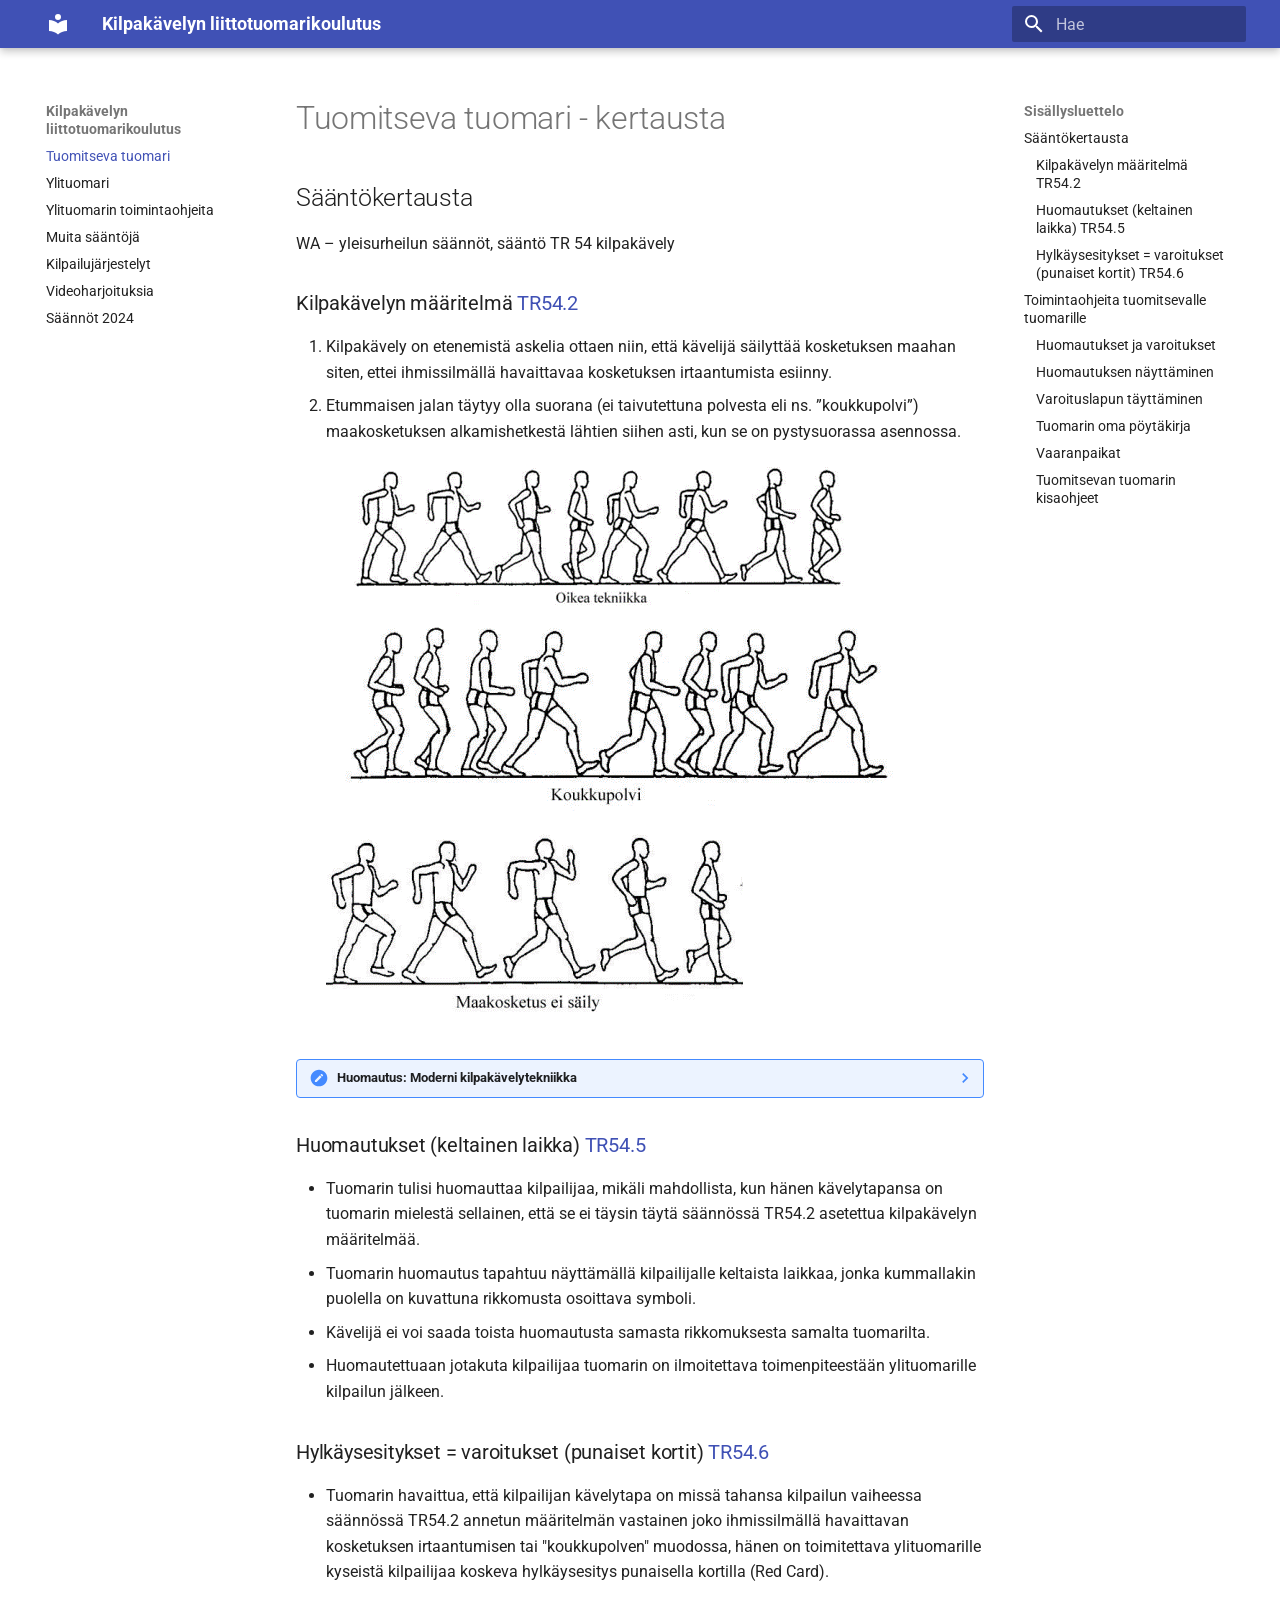
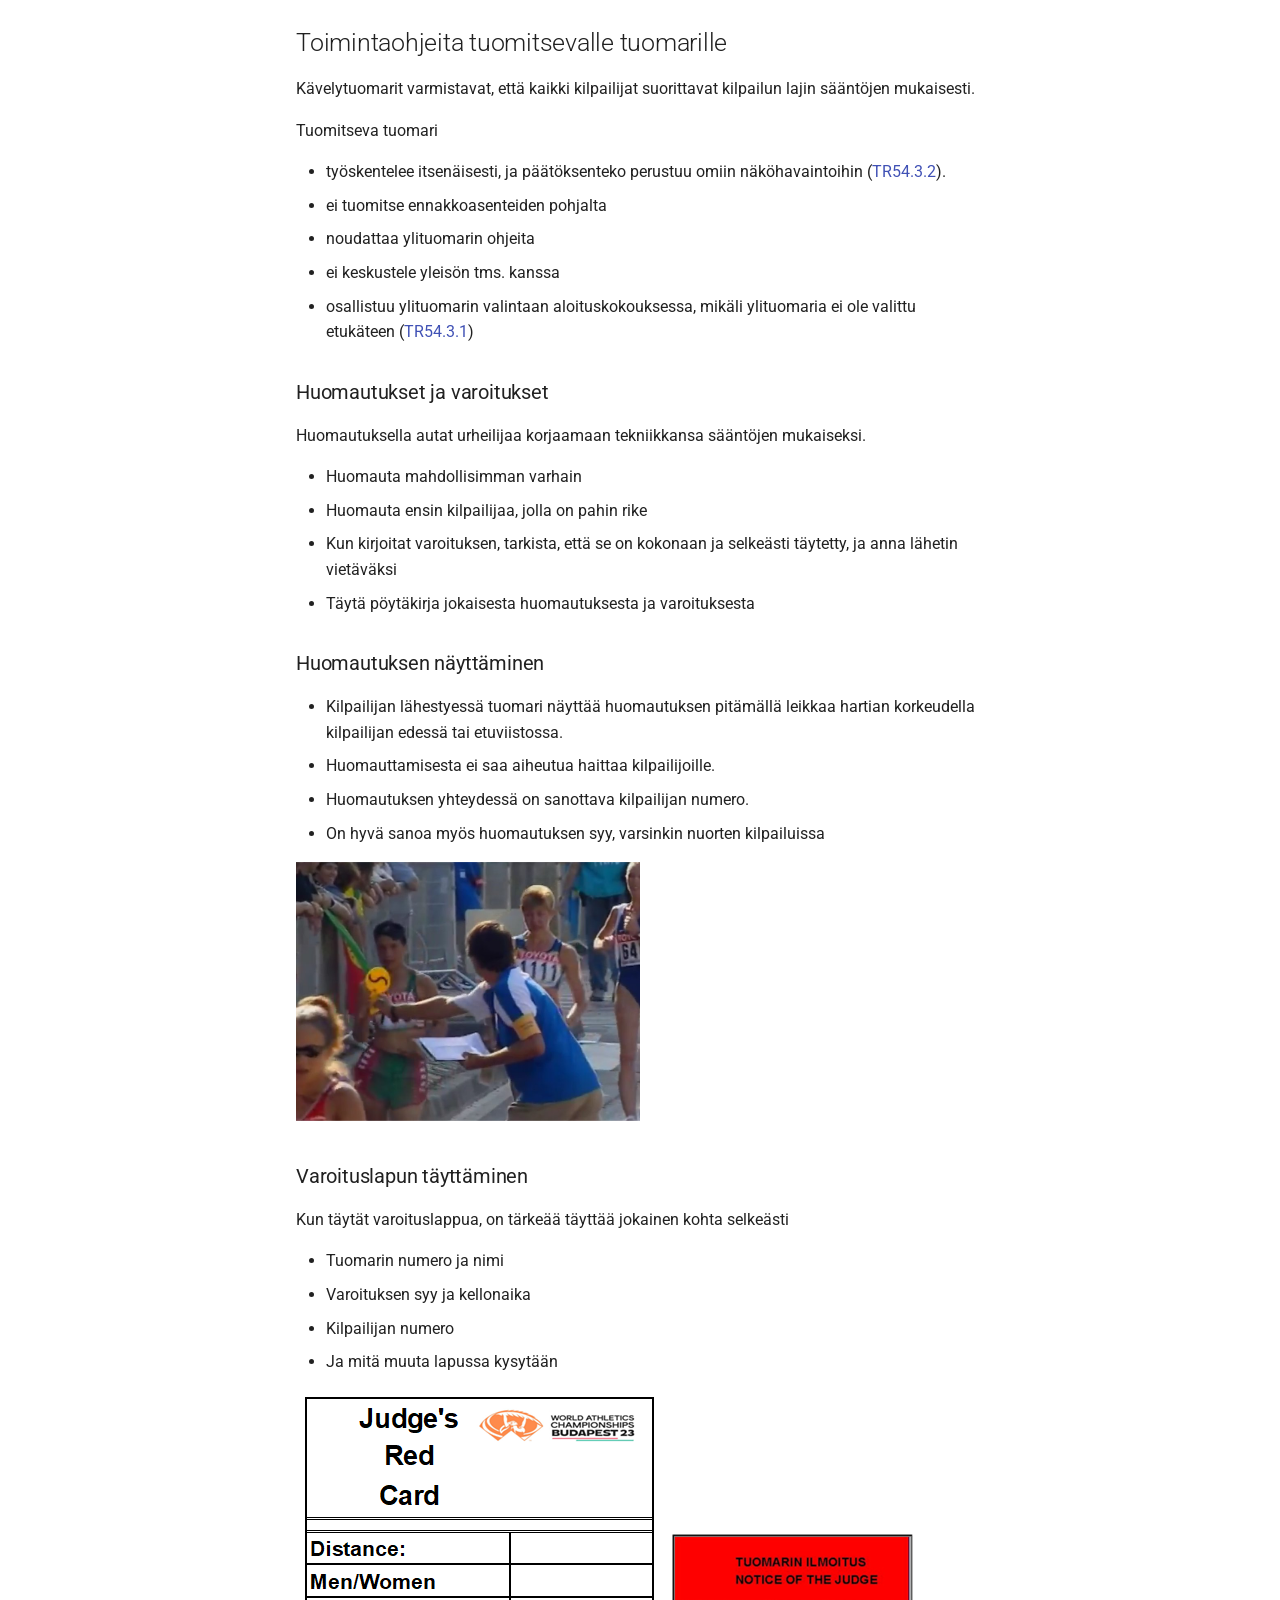
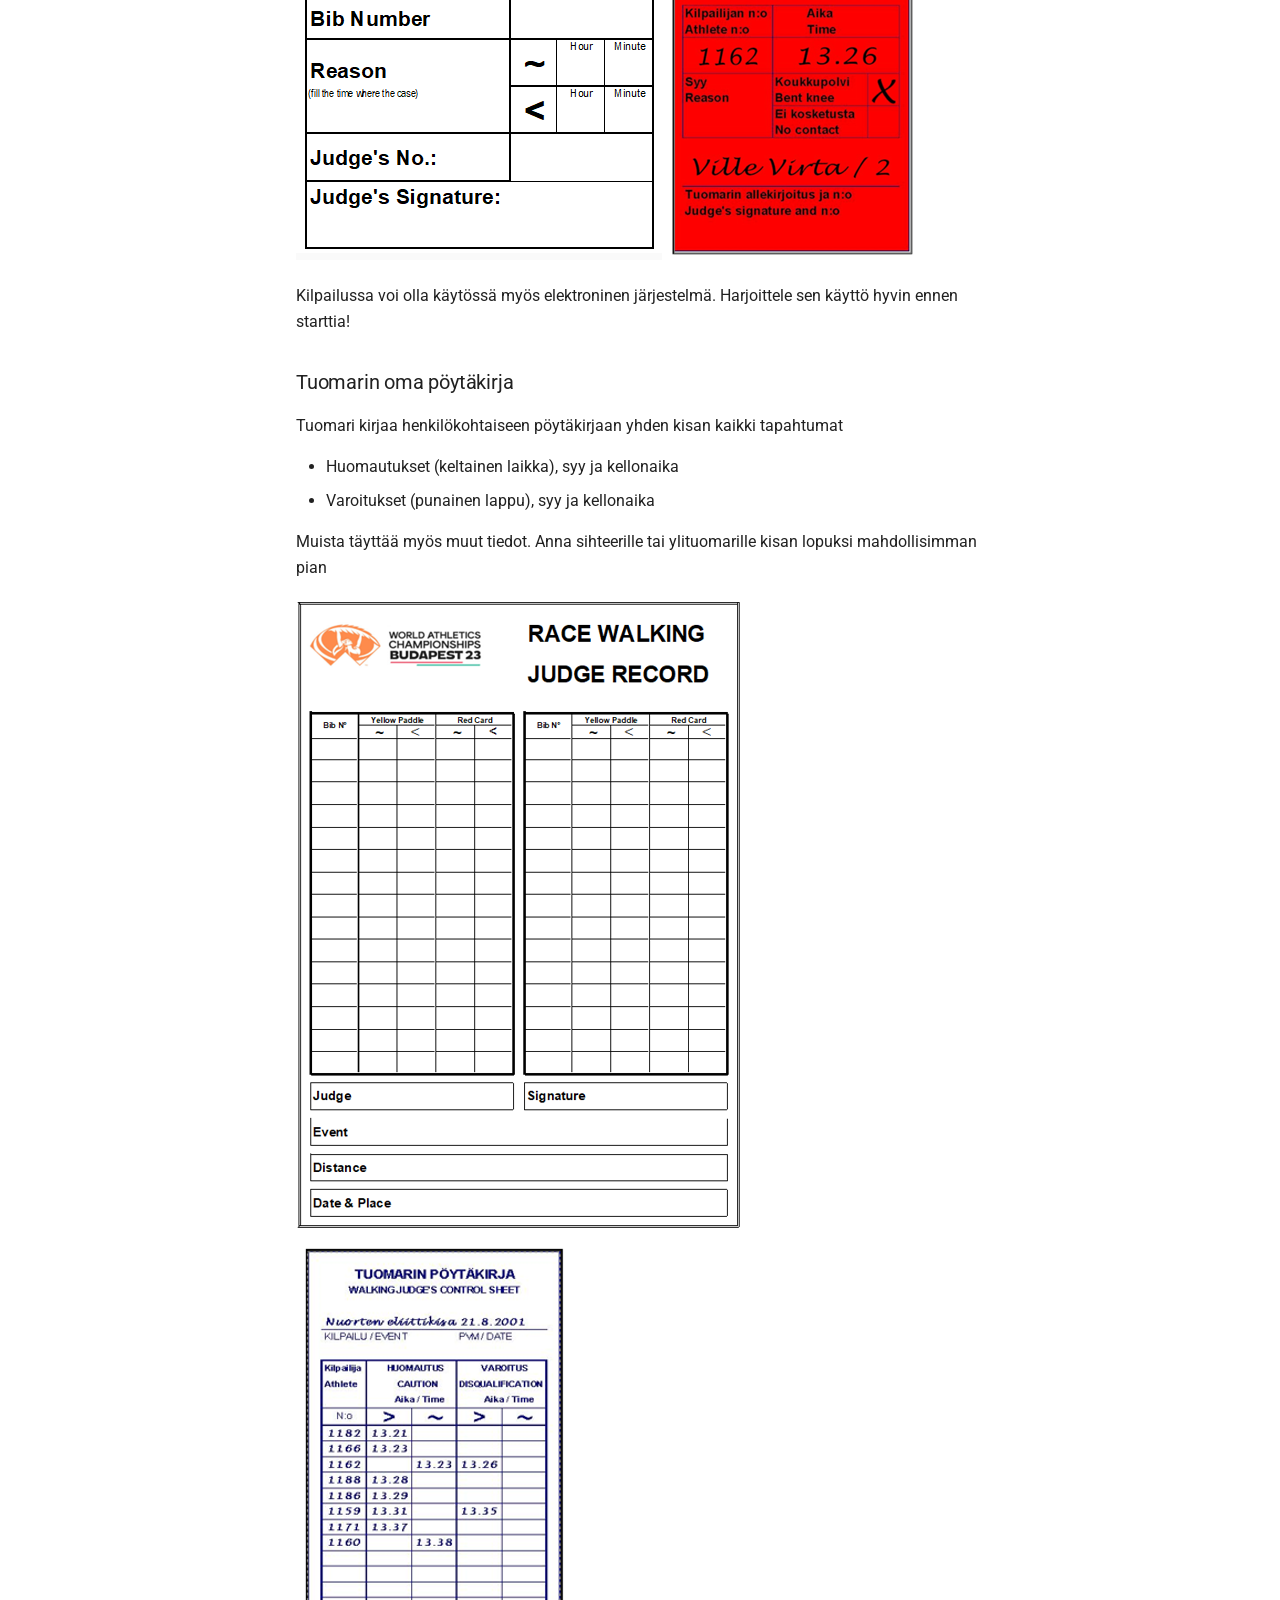
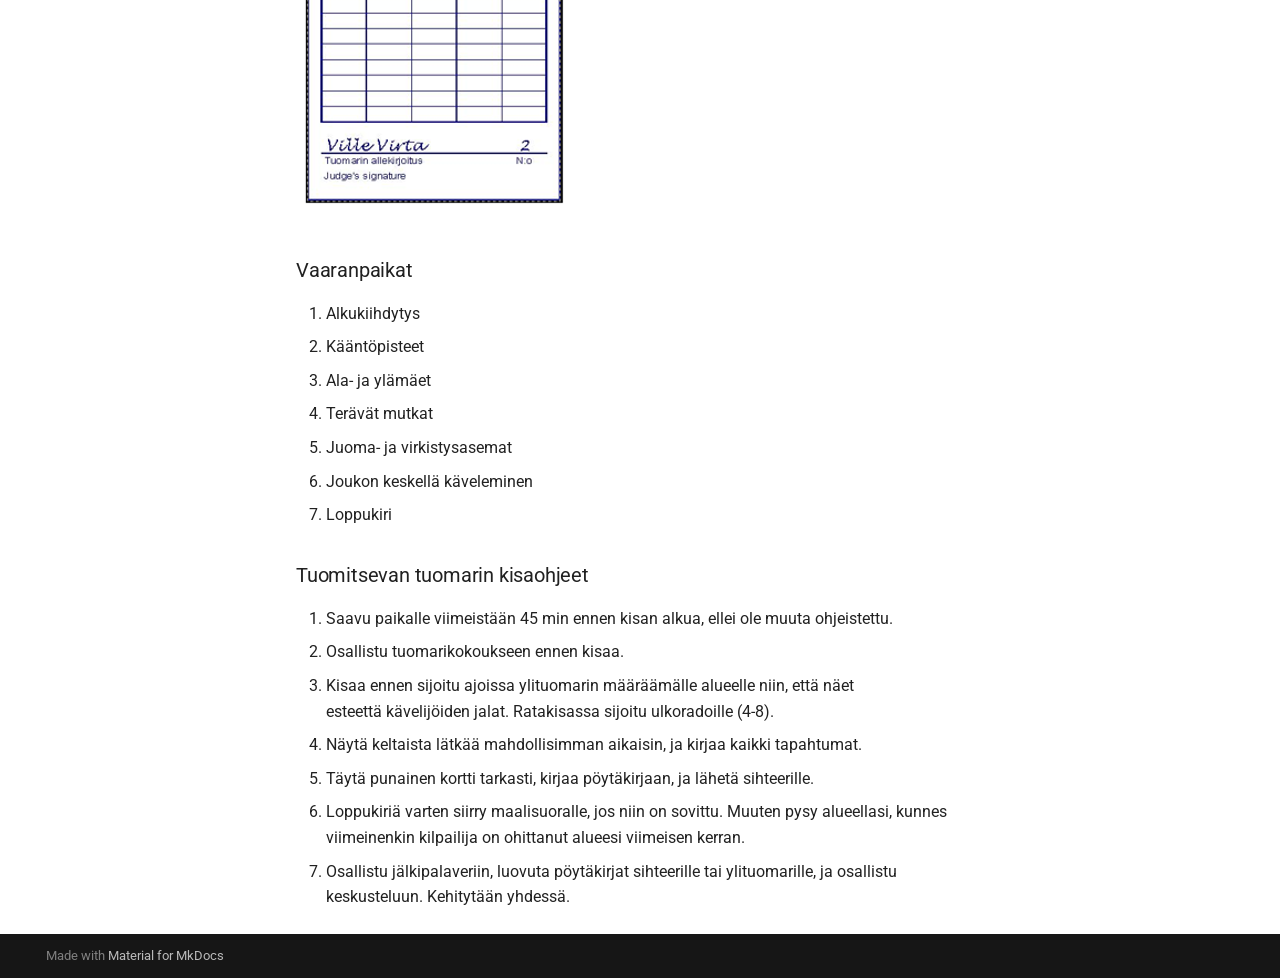
<file: tuomari_kertaus/index.html>
<!doctype html>
<html lang="fi" class="no-js">
  <head>
    
      <meta charset="utf-8">
      <meta name="viewport" content="width=device-width,initial-scale=1">
      
      
      
      
      
        <link rel="next" href="../ylituomari/">
      
      
      <link rel="icon" href="../assets/images/favicon.png">
      <meta name="generator" content="mkdocs-1.6.1, mkdocs-material-9.6.12">
    
    
      
        <title>Tuomitseva tuomari - Kilpakävelyn liittotuomarikoulutus</title>
      
    
    
      <link rel="stylesheet" href="../assets/stylesheets/main.2afb09e1.min.css">
      
      


    
    
      
    
    
      
        
        
        <link rel="preconnect" href="https://fonts.gstatic.com" crossorigin>
        <link rel="stylesheet" href="https://fonts.googleapis.com/css?family=Roboto:300,300i,400,400i,700,700i%7CRoboto+Mono:400,400i,700,700i&display=fallback">
        <style>:root{--md-text-font:"Roboto";--md-code-font:"Roboto Mono"}</style>
      
    
    
      <link rel="stylesheet" href="../stylesheets/extra.css">
    
    <script>__md_scope=new URL("..",location),__md_hash=e=>[...e].reduce(((e,_)=>(e<<5)-e+_.charCodeAt(0)),0),__md_get=(e,_=localStorage,t=__md_scope)=>JSON.parse(_.getItem(t.pathname+"."+e)),__md_set=(e,_,t=localStorage,a=__md_scope)=>{try{t.setItem(a.pathname+"."+e,JSON.stringify(_))}catch(e){}}</script>
    
      

    
    
    
   <link href="../assets/stylesheets/glightbox.min.css" rel="stylesheet"/><style>
    html.glightbox-open { overflow: initial; height: 100%; }
    .gslide-title { margin-top: 0px; user-select: text; }
    .gslide-desc { color: #666; user-select: text; }
    .gslide-image img { background: white; }
    .gscrollbar-fixer { padding-right: 15px; }
    .gdesc-inner { font-size: 0.75rem; }
    body[data-md-color-scheme="slate"] .gdesc-inner { background: var(--md-default-bg-color);}
    body[data-md-color-scheme="slate"] .gslide-title { color: var(--md-default-fg-color);}
    body[data-md-color-scheme="slate"] .gslide-desc { color: var(--md-default-fg-color);}</style> <script src="../assets/javascripts/glightbox.min.js"></script></head>
  
  
    <body dir="ltr">
  
    
    <input class="md-toggle" data-md-toggle="drawer" type="checkbox" id="__drawer" autocomplete="off">
    <input class="md-toggle" data-md-toggle="search" type="checkbox" id="__search" autocomplete="off">
    <label class="md-overlay" for="__drawer"></label>
    <div data-md-component="skip">
      
        
        <a href="#tuomitseva-tuomari-kertausta" class="md-skip">
          Hyppää sisältöön
        </a>
      
    </div>
    <div data-md-component="announce">
      
    </div>
    
    
      

  

<header class="md-header md-header--shadow" data-md-component="header">
  <nav class="md-header__inner md-grid" aria-label="Ylätunniste">
    <a href=".." title="Kilpakävelyn liittotuomarikoulutus" class="md-header__button md-logo" aria-label="Kilpakävelyn liittotuomarikoulutus" data-md-component="logo">
      
  
  <svg xmlns="http://www.w3.org/2000/svg" viewBox="0 0 24 24"><path d="M12 8a3 3 0 0 0 3-3 3 3 0 0 0-3-3 3 3 0 0 0-3 3 3 3 0 0 0 3 3m0 3.54C9.64 9.35 6.5 8 3 8v11c3.5 0 6.64 1.35 9 3.54 2.36-2.19 5.5-3.54 9-3.54V8c-3.5 0-6.64 1.35-9 3.54"/></svg>

    </a>
    <label class="md-header__button md-icon" for="__drawer">
      
      <svg xmlns="http://www.w3.org/2000/svg" viewBox="0 0 24 24"><path d="M3 6h18v2H3zm0 5h18v2H3zm0 5h18v2H3z"/></svg>
    </label>
    <div class="md-header__title" data-md-component="header-title">
      <div class="md-header__ellipsis">
        <div class="md-header__topic">
          <span class="md-ellipsis">
            Kilpakävelyn liittotuomarikoulutus
          </span>
        </div>
        <div class="md-header__topic" data-md-component="header-topic">
          <span class="md-ellipsis">
            
              Tuomitseva tuomari
            
          </span>
        </div>
      </div>
    </div>
    
    
      <script>var palette=__md_get("__palette");if(palette&&palette.color){if("(prefers-color-scheme)"===palette.color.media){var media=matchMedia("(prefers-color-scheme: light)"),input=document.querySelector(media.matches?"[data-md-color-media='(prefers-color-scheme: light)']":"[data-md-color-media='(prefers-color-scheme: dark)']");palette.color.media=input.getAttribute("data-md-color-media"),palette.color.scheme=input.getAttribute("data-md-color-scheme"),palette.color.primary=input.getAttribute("data-md-color-primary"),palette.color.accent=input.getAttribute("data-md-color-accent")}for(var[key,value]of Object.entries(palette.color))document.body.setAttribute("data-md-color-"+key,value)}</script>
    
    
    
      
      
        <label class="md-header__button md-icon" for="__search">
          
          <svg xmlns="http://www.w3.org/2000/svg" viewBox="0 0 24 24"><path d="M9.5 3A6.5 6.5 0 0 1 16 9.5c0 1.61-.59 3.09-1.56 4.23l.27.27h.79l5 5-1.5 1.5-5-5v-.79l-.27-.27A6.52 6.52 0 0 1 9.5 16 6.5 6.5 0 0 1 3 9.5 6.5 6.5 0 0 1 9.5 3m0 2C7 5 5 7 5 9.5S7 14 9.5 14 14 12 14 9.5 12 5 9.5 5"/></svg>
        </label>
        <div class="md-search" data-md-component="search" role="dialog">
  <label class="md-search__overlay" for="__search"></label>
  <div class="md-search__inner" role="search">
    <form class="md-search__form" name="search">
      <input type="text" class="md-search__input" name="query" aria-label="Hae" placeholder="Hae" autocapitalize="off" autocorrect="off" autocomplete="off" spellcheck="false" data-md-component="search-query" required>
      <label class="md-search__icon md-icon" for="__search">
        
        <svg xmlns="http://www.w3.org/2000/svg" viewBox="0 0 24 24"><path d="M9.5 3A6.5 6.5 0 0 1 16 9.5c0 1.61-.59 3.09-1.56 4.23l.27.27h.79l5 5-1.5 1.5-5-5v-.79l-.27-.27A6.52 6.52 0 0 1 9.5 16 6.5 6.5 0 0 1 3 9.5 6.5 6.5 0 0 1 9.5 3m0 2C7 5 5 7 5 9.5S7 14 9.5 14 14 12 14 9.5 12 5 9.5 5"/></svg>
        
        <svg xmlns="http://www.w3.org/2000/svg" viewBox="0 0 24 24"><path d="M20 11v2H8l5.5 5.5-1.42 1.42L4.16 12l7.92-7.92L13.5 5.5 8 11z"/></svg>
      </label>
      <nav class="md-search__options" aria-label="Haku">
        
        <button type="reset" class="md-search__icon md-icon" title="Tyhjää" aria-label="Tyhjää" tabindex="-1">
          
          <svg xmlns="http://www.w3.org/2000/svg" viewBox="0 0 24 24"><path d="M19 6.41 17.59 5 12 10.59 6.41 5 5 6.41 10.59 12 5 17.59 6.41 19 12 13.41 17.59 19 19 17.59 13.41 12z"/></svg>
        </button>
      </nav>
      
        <div class="md-search__suggest" data-md-component="search-suggest"></div>
      
    </form>
    <div class="md-search__output">
      <div class="md-search__scrollwrap" tabindex="0" data-md-scrollfix>
        <div class="md-search-result" data-md-component="search-result">
          <div class="md-search-result__meta">
            Aloitetaan hakua
          </div>
          <ol class="md-search-result__list" role="presentation"></ol>
        </div>
      </div>
    </div>
  </div>
</div>
      
    
    
  </nav>
  
</header>
    
    <div class="md-container" data-md-component="container">
      
      
        
          
        
      
      <main class="md-main" data-md-component="main">
        <div class="md-main__inner md-grid">
          
            
              
              <div class="md-sidebar md-sidebar--primary" data-md-component="sidebar" data-md-type="navigation" >
                <div class="md-sidebar__scrollwrap">
                  <div class="md-sidebar__inner">
                    



<nav class="md-nav md-nav--primary" aria-label="Navigaatio" data-md-level="0">
  <label class="md-nav__title" for="__drawer">
    <a href=".." title="Kilpakävelyn liittotuomarikoulutus" class="md-nav__button md-logo" aria-label="Kilpakävelyn liittotuomarikoulutus" data-md-component="logo">
      
  
  <svg xmlns="http://www.w3.org/2000/svg" viewBox="0 0 24 24"><path d="M12 8a3 3 0 0 0 3-3 3 3 0 0 0-3-3 3 3 0 0 0-3 3 3 3 0 0 0 3 3m0 3.54C9.64 9.35 6.5 8 3 8v11c3.5 0 6.64 1.35 9 3.54 2.36-2.19 5.5-3.54 9-3.54V8c-3.5 0-6.64 1.35-9 3.54"/></svg>

    </a>
    Kilpakävelyn liittotuomarikoulutus
  </label>
  
  <ul class="md-nav__list" data-md-scrollfix>
    
      
      
  
  
    
  
  
  
    <li class="md-nav__item md-nav__item--active">
      
      <input class="md-nav__toggle md-toggle" type="checkbox" id="__toc">
      
      
        
      
      
        <label class="md-nav__link md-nav__link--active" for="__toc">
          
  
  
  <span class="md-ellipsis">
    Tuomitseva tuomari
    
  </span>
  

          <span class="md-nav__icon md-icon"></span>
        </label>
      
      <a href="./" class="md-nav__link md-nav__link--active">
        
  
  
  <span class="md-ellipsis">
    Tuomitseva tuomari
    
  </span>
  

      </a>
      
        

<nav class="md-nav md-nav--secondary" aria-label="Sisällysluettelo">
  
  
  
    
  
  
    <label class="md-nav__title" for="__toc">
      <span class="md-nav__icon md-icon"></span>
      Sisällysluettelo
    </label>
    <ul class="md-nav__list" data-md-component="toc" data-md-scrollfix>
      
        <li class="md-nav__item">
  <a href="#saantokertausta" class="md-nav__link">
    <span class="md-ellipsis">
      Sääntökertausta
    </span>
  </a>
  
    <nav class="md-nav" aria-label="Sääntökertausta">
      <ul class="md-nav__list">
        
          <li class="md-nav__item">
  <a href="#kilpakavelyn-maaritelma-tr542" class="md-nav__link">
    <span class="md-ellipsis">
      Kilpakävelyn määritelmä TR54.2
    </span>
  </a>
  
</li>
        
          <li class="md-nav__item">
  <a href="#huomautukset-keltainen-laikka-tr545" class="md-nav__link">
    <span class="md-ellipsis">
      Huomautukset (keltainen laikka) TR54.5
    </span>
  </a>
  
</li>
        
          <li class="md-nav__item">
  <a href="#hylkaysesitykset-varoitukset-punaiset-kortit-tr546" class="md-nav__link">
    <span class="md-ellipsis">
      Hylkäysesitykset = varoitukset (punaiset kortit) TR54.6
    </span>
  </a>
  
</li>
        
      </ul>
    </nav>
  
</li>
      
        <li class="md-nav__item">
  <a href="#toimintaohjeita-tuomitsevalle-tuomarille" class="md-nav__link">
    <span class="md-ellipsis">
      Toimintaohjeita tuomitsevalle tuomarille
    </span>
  </a>
  
    <nav class="md-nav" aria-label="Toimintaohjeita tuomitsevalle tuomarille">
      <ul class="md-nav__list">
        
          <li class="md-nav__item">
  <a href="#huomautukset-ja-varoitukset" class="md-nav__link">
    <span class="md-ellipsis">
      Huomautukset ja varoitukset
    </span>
  </a>
  
</li>
        
          <li class="md-nav__item">
  <a href="#huomautuksen-nayttaminen" class="md-nav__link">
    <span class="md-ellipsis">
      Huomautuksen näyttäminen
    </span>
  </a>
  
</li>
        
          <li class="md-nav__item">
  <a href="#varoituslapun-tayttaminen" class="md-nav__link">
    <span class="md-ellipsis">
      Varoituslapun täyttäminen
    </span>
  </a>
  
</li>
        
          <li class="md-nav__item">
  <a href="#tuomarin-oma-poytakirja" class="md-nav__link">
    <span class="md-ellipsis">
      Tuomarin oma pöytäkirja
    </span>
  </a>
  
</li>
        
          <li class="md-nav__item">
  <a href="#vaaranpaikat" class="md-nav__link">
    <span class="md-ellipsis">
      Vaaranpaikat
    </span>
  </a>
  
</li>
        
          <li class="md-nav__item">
  <a href="#tuomitsevan-tuomarin-kisaohjeet" class="md-nav__link">
    <span class="md-ellipsis">
      Tuomitsevan tuomarin kisaohjeet
    </span>
  </a>
  
</li>
        
      </ul>
    </nav>
  
</li>
      
    </ul>
  
</nav>
      
    </li>
  

    
      
      
  
  
  
  
    <li class="md-nav__item">
      <a href="../ylituomari/" class="md-nav__link">
        
  
  
  <span class="md-ellipsis">
    Ylituomari
    
  </span>
  

      </a>
    </li>
  

    
      
      
  
  
  
  
    <li class="md-nav__item">
      <a href="../ylituomarin_toiminta/" class="md-nav__link">
        
  
  
  <span class="md-ellipsis">
    Ylituomarin toimintaohjeita
    
  </span>
  

      </a>
    </li>
  

    
      
      
  
  
  
  
    <li class="md-nav__item">
      <a href="../muita_saantoja/" class="md-nav__link">
        
  
  
  <span class="md-ellipsis">
    Muita sääntöjä
    
  </span>
  

      </a>
    </li>
  

    
      
      
  
  
  
  
    <li class="md-nav__item">
      <a href="../kilpailujarjestelyt/" class="md-nav__link">
        
  
  
  <span class="md-ellipsis">
    Kilpailujärjestelyt
    
  </span>
  

      </a>
    </li>
  

    
      
      
  
  
  
  
    <li class="md-nav__item">
      <a href="../videoharjoituksia/" class="md-nav__link">
        
  
  
  <span class="md-ellipsis">
    Videoharjoituksia
    
  </span>
  

      </a>
    </li>
  

    
      
      
  
  
  
  
    <li class="md-nav__item">
      <a href="../saannot/" class="md-nav__link">
        
  
  
  <span class="md-ellipsis">
    Säännöt 2024
    
  </span>
  

      </a>
    </li>
  

    
  </ul>
</nav>
                  </div>
                </div>
              </div>
            
            
              
              <div class="md-sidebar md-sidebar--secondary" data-md-component="sidebar" data-md-type="toc" >
                <div class="md-sidebar__scrollwrap">
                  <div class="md-sidebar__inner">
                    

<nav class="md-nav md-nav--secondary" aria-label="Sisällysluettelo">
  
  
  
    
  
  
    <label class="md-nav__title" for="__toc">
      <span class="md-nav__icon md-icon"></span>
      Sisällysluettelo
    </label>
    <ul class="md-nav__list" data-md-component="toc" data-md-scrollfix>
      
        <li class="md-nav__item">
  <a href="#saantokertausta" class="md-nav__link">
    <span class="md-ellipsis">
      Sääntökertausta
    </span>
  </a>
  
    <nav class="md-nav" aria-label="Sääntökertausta">
      <ul class="md-nav__list">
        
          <li class="md-nav__item">
  <a href="#kilpakavelyn-maaritelma-tr542" class="md-nav__link">
    <span class="md-ellipsis">
      Kilpakävelyn määritelmä TR54.2
    </span>
  </a>
  
</li>
        
          <li class="md-nav__item">
  <a href="#huomautukset-keltainen-laikka-tr545" class="md-nav__link">
    <span class="md-ellipsis">
      Huomautukset (keltainen laikka) TR54.5
    </span>
  </a>
  
</li>
        
          <li class="md-nav__item">
  <a href="#hylkaysesitykset-varoitukset-punaiset-kortit-tr546" class="md-nav__link">
    <span class="md-ellipsis">
      Hylkäysesitykset = varoitukset (punaiset kortit) TR54.6
    </span>
  </a>
  
</li>
        
      </ul>
    </nav>
  
</li>
      
        <li class="md-nav__item">
  <a href="#toimintaohjeita-tuomitsevalle-tuomarille" class="md-nav__link">
    <span class="md-ellipsis">
      Toimintaohjeita tuomitsevalle tuomarille
    </span>
  </a>
  
    <nav class="md-nav" aria-label="Toimintaohjeita tuomitsevalle tuomarille">
      <ul class="md-nav__list">
        
          <li class="md-nav__item">
  <a href="#huomautukset-ja-varoitukset" class="md-nav__link">
    <span class="md-ellipsis">
      Huomautukset ja varoitukset
    </span>
  </a>
  
</li>
        
          <li class="md-nav__item">
  <a href="#huomautuksen-nayttaminen" class="md-nav__link">
    <span class="md-ellipsis">
      Huomautuksen näyttäminen
    </span>
  </a>
  
</li>
        
          <li class="md-nav__item">
  <a href="#varoituslapun-tayttaminen" class="md-nav__link">
    <span class="md-ellipsis">
      Varoituslapun täyttäminen
    </span>
  </a>
  
</li>
        
          <li class="md-nav__item">
  <a href="#tuomarin-oma-poytakirja" class="md-nav__link">
    <span class="md-ellipsis">
      Tuomarin oma pöytäkirja
    </span>
  </a>
  
</li>
        
          <li class="md-nav__item">
  <a href="#vaaranpaikat" class="md-nav__link">
    <span class="md-ellipsis">
      Vaaranpaikat
    </span>
  </a>
  
</li>
        
          <li class="md-nav__item">
  <a href="#tuomitsevan-tuomarin-kisaohjeet" class="md-nav__link">
    <span class="md-ellipsis">
      Tuomitsevan tuomarin kisaohjeet
    </span>
  </a>
  
</li>
        
      </ul>
    </nav>
  
</li>
      
    </ul>
  
</nav>
                  </div>
                </div>
              </div>
            
          
          
            <div class="md-content" data-md-component="content">
              <article class="md-content__inner md-typeset">
                
                  



<h1 id="tuomitseva-tuomari-kertausta">Tuomitseva tuomari - kertausta</h1>
<h2 id="saantokertausta">Sääntökertausta</h2>
<p>WA – yleisurheilun säännöt, sääntö TR 54 kilpakävely</p>
<h3 id="kilpakavelyn-maaritelma-tr542">Kilpakävelyn määritelmä <a href="../saannot/#54.2">TR54.2</a></h3>
<ol>
<li>Kilpakävely on etenemistä askelia ottaen niin, että kävelijä säilyttää kosketuksen maahan siten, ettei ihmissilmällä havaittavaa kosketuksen irtaantumista esiinny. </li>
<li>
<p>Etummaisen jalan täytyy olla suorana (ei taivutettuna polvesta eli ns. ”koukkupolvi”) maakosketuksen alkamishetkestä lähtien siihen asti, kun se on pystysuorassa asennossa.</p>
<p><a class="glightbox" href="../img/oikea_tekniikka.png" data-type="image" data-width="auto" data-height="auto" data-desc-position="bottom"><img alt="Oikea tekniikka" src="../img/oikea_tekniikka.png" /></a>
<a class="glightbox" href="../img/koukkupolvi.png" data-type="image" data-width="auto" data-height="auto" data-desc-position="bottom"><img alt="Koukkupolvi" src="../img/koukkupolvi.png" /></a>
<a class="glightbox" href="../img/maakosketus.png" data-type="image" data-width="auto" data-height="auto" data-desc-position="bottom"><img alt="Maakosketus ei säily" src="../img/maakosketus.png" /></a></p>
</li>
</ol>
<details class="note">
<summary>Huomautus: Moderni kilpakävelytekniikka</summary>
<ol>
<li>Hetki, jolloin edellisen askeleen ponnistava jalka irtoaa radan pinnasta “Toe-Off”. Aloittaa uuden yksittäisen askeleen</li>
<li>Lentovaihe: kun molemmat jalat ovat irti radasta yhtä aikaa (Loss-of-Contact tai LOC vaihe)</li>
<li>Kantaisku: hetki, jolloin heilahtava jalka koskettaa radan pintaa</li>
<li>Etutukivaihe: kantaiskusta hetkeen, kun kävelijän massakeskipiste kulkusuuntaan nähden on joko tukipisteen takana tai juuri tulossa tukipisteen päälle</li>
<li>Pystytuki: hetki, jolloin massakeskipiste on tarkalleen tukipisteen päällä</li>
<li>Takatukivaihe: aika, jolloin tukipiste on kävelijän massakeskipisteen takana.</li>
<li>Toe-Off: ponnistava jalka irtoaa radasta. Päättää yksittäisen askeleen (askelsyklin puolikkaan)</li>
</ol>
<p><a class="glightbox" href="../img/kilpakavelyaskel.jpg" data-type="image" data-width="auto" data-height="auto" data-desc-position="bottom"><img alt="" src="../img/kilpakavelyaskel.jpg" /></a></p>
</details>
<h3 id="huomautukset-keltainen-laikka-tr545">Huomautukset (keltainen laikka) <a href="../saannot/#54.5">TR54.5</a></h3>
<ul>
<li>Tuomarin tulisi huomauttaa kilpailijaa, mikäli mahdollista, kun hänen kävelytapansa on tuomarin mielestä sellainen, että se ei täysin täytä säännössä TR54.2 asetettua kilpakävelyn määritelmää.</li>
<li>Tuomarin huomautus tapahtuu näyttämällä kilpailijalle keltaista laikkaa, jonka kummallakin puolella on kuvattuna rikkomusta osoittava symboli. </li>
<li>Kävelijä ei voi saada toista huomautusta samasta rikkomuksesta samalta tuomarilta. </li>
<li>Huomautettuaan jotakuta kilpailijaa tuomarin on ilmoitettava toimenpiteestään ylituomarille kilpailun jälkeen. </li>
</ul>
<h3 id="hylkaysesitykset-varoitukset-punaiset-kortit-tr546">Hylkäysesitykset = varoitukset (punaiset kortit) <a href="../saannot/#54.6">TR54.6</a></h3>
<ul>
<li>Tuomarin havaittua, että kilpailijan kävelytapa on missä tahansa kilpailun vaiheessa säännössä TR54.2 annetun määritelmän vastainen joko ihmissilmällä havaittavan kosketuksen irtaantumisen tai "koukkupolven" muodossa, hänen on toimitettava ylituomarille kyseistä kilpailijaa koskeva hylkäysesitys punaisella kortilla (Red Card).</li>
</ul>
<h2 id="toimintaohjeita-tuomitsevalle-tuomarille">Toimintaohjeita tuomitsevalle tuomarille</h2>
<p>Kävelytuomarit varmistavat, että kaikki kilpailijat suorittavat kilpailun lajin sääntöjen mukaisesti.</p>
<p>Tuomitseva tuomari</p>
<ul>
<li>työskentelee itsenäisesti, ja päätöksenteko perustuu omiin näköhavaintoihin (<a href="../saannot/#54.3.2">TR54.3.2</a>). </li>
<li>ei tuomitse ennakkoasenteiden pohjalta</li>
<li>noudattaa ylituomarin ohjeita</li>
<li>ei keskustele yleisön tms. kanssa</li>
<li>osallistuu ylituomarin valintaan aloituskokouksessa, mikäli ylituomaria ei ole valittu etukäteen (<a href="../saannot/#54.3.1">TR54.3.1</a>)</li>
</ul>
<h3 id="huomautukset-ja-varoitukset">Huomautukset ja varoitukset</h3>
<p>Huomautuksella autat urheilijaa korjaamaan tekniikkansa sääntöjen mukaiseksi.</p>
<ul>
<li>Huomauta mahdollisimman varhain</li>
<li>Huomauta ensin kilpailijaa, jolla on pahin rike</li>
<li>Kun kirjoitat varoituksen, tarkista, että se on kokonaan ja selkeästi täytetty, ja anna lähetin vietäväksi</li>
<li>Täytä pöytäkirja jokaisesta huomautuksesta ja varoituksesta</li>
</ul>
<h3 id="huomautuksen-nayttaminen">Huomautuksen näyttäminen</h3>
<ul>
<li>Kilpailijan lähestyessä tuomari näyttää huomautuksen pitämällä leikkaa hartian korkeudella kilpailijan edessä tai etuviistossa.</li>
<li>Huomauttamisesta ei saa aiheutua haittaa kilpailijoille.</li>
<li>Huomautuksen yhteydessä on sanottava kilpailijan numero.</li>
<li>On hyvä sanoa myös huomautuksen syy, varsinkin nuorten kilpailuissa</li>
</ul>
<p><a class="glightbox" href="../img/huomautuksen_nayttaminen.png" data-type="image" data-width="auto" data-height="auto" data-desc-position="bottom"><img alt="" src="../img/huomautuksen_nayttaminen.png" style="width:50%" /></a></p>
<h3 id="varoituslapun-tayttaminen">Varoituslapun täyttäminen</h3>
<p>Kun täytät varoituslappua, on tärkeää täyttää jokainen kohta selkeästi</p>
<ul>
<li>Tuomarin numero ja nimi</li>
<li>Varoituksen syy ja kellonaika</li>
<li>Kilpailijan numero</li>
<li>Ja mitä muuta lapussa kysytään</li>
</ul>
<p><a class="glightbox" href="../img/varoitus_tyhja.png" data-type="image" data-width="auto" data-height="auto" data-desc-position="bottom"><img alt="" src="../img/varoitus_tyhja.png" /></a>
<a class="glightbox" href="../img/varoitus_taytetty.png" data-type="image" data-width="auto" data-height="auto" data-desc-position="bottom"><img alt="" src="../img/varoitus_taytetty.png" /></a></p>
<p>Kilpailussa voi olla käytössä myös elektroninen järjestelmä. Harjoittele sen käyttö hyvin ennen starttia!</p>
<h3 id="tuomarin-oma-poytakirja">Tuomarin oma pöytäkirja</h3>
<p>Tuomari kirjaa henkilökohtaiseen pöytäkirjaan yhden kisan kaikki tapahtumat </p>
<ul>
<li>Huomautukset (keltainen laikka), syy ja kellonaika</li>
<li>Varoitukset (punainen lappu), syy ja kellonaika</li>
</ul>
<p>Muista täyttää myös muut tiedot. Anna sihteerille tai ylituomarille kisan lopuksi mahdollisimman pian</p>
<p><a class="glightbox" href="../img/tuomarin_poytakirja_tyhja.png" data-type="image" data-width="auto" data-height="auto" data-desc-position="bottom"><img alt="" src="../img/tuomarin_poytakirja_tyhja.png" /></a>
<a class="glightbox" href="../img/tuomarin_poytakirja_taytetty.png" data-type="image" data-width="auto" data-height="auto" data-desc-position="bottom"><img alt="" src="../img/tuomarin_poytakirja_taytetty.png" /></a></p>
<h3 id="vaaranpaikat">Vaaranpaikat</h3>
<ol>
<li>Alkukiihdytys</li>
<li>Kääntöpisteet </li>
<li>Ala- ja ylämäet</li>
<li>Terävät mutkat</li>
<li>Juoma- ja virkistysasemat</li>
<li>Joukon keskellä käveleminen</li>
<li>Loppukiri</li>
</ol>
<h3 id="tuomitsevan-tuomarin-kisaohjeet">Tuomitsevan tuomarin kisaohjeet</h3>
<ol>
<li>Saavu paikalle viimeistään 45 min ennen kisan alkua, ellei ole muuta ohjeistettu.</li>
<li>Osallistu tuomarikokoukseen ennen kisaa.</li>
<li>Kisaa ennen sijoitu ajoissa ylituomarin määräämälle alueelle niin, että näet esteettä kävelijöiden jalat. Ratakisassa sijoitu ulkoradoille (4-8).</li>
<li>Näytä keltaista lätkää mahdollisimman aikaisin, ja kirjaa kaikki tapahtumat.</li>
<li>Täytä punainen kortti tarkasti, kirjaa pöytäkirjaan, ja lähetä sihteerille.</li>
<li>Loppukiriä varten siirry maalisuoralle, jos niin on sovittu. Muuten pysy alueellasi, kunnes viimeinenkin kilpailija on ohittanut alueesi viimeisen kerran.</li>
<li>Osallistu jälkipalaveriin, luovuta pöytäkirjat sihteerille tai ylituomarille, ja osallistu keskusteluun. Kehitytään yhdessä.</li>
</ol>












                
              </article>
            </div>
          
          
<script>var target=document.getElementById(location.hash.slice(1));target&&target.name&&(target.checked=target.name.startsWith("__tabbed_"))</script>
        </div>
        
      </main>
      
        <footer class="md-footer">
  
  <div class="md-footer-meta md-typeset">
    <div class="md-footer-meta__inner md-grid">
      <div class="md-copyright">
  
  
    Made with
    <a href="https://squidfunk.github.io/mkdocs-material/" target="_blank" rel="noopener">
      Material for MkDocs
    </a>
  
</div>
      
    </div>
  </div>
</footer>
      
    </div>
    <div class="md-dialog" data-md-component="dialog">
      <div class="md-dialog__inner md-typeset"></div>
    </div>
    
    
    
      
      <script id="__config" type="application/json">{"base": "..", "features": ["search.suggest", "search.highlight"], "search": "../assets/javascripts/workers/search.f8cc74c7.min.js", "tags": null, "translations": {"clipboard.copied": "Kopioitu leikep\u00f6yd\u00e4lle", "clipboard.copy": "Kopioi leikep\u00f6yd\u00e4lle", "search.result.more.one": "1 lis\u00e4\u00e4 t\u00e4ll\u00e4 sivulla", "search.result.more.other": "# lis\u00e4\u00e4 t\u00e4ll\u00e4 sivulla", "search.result.none": "Ei t\u00e4sm\u00e4\u00e4vi\u00e4 dokumentteja", "search.result.one": "1 t\u00e4sm\u00e4\u00e4v\u00e4 dokumentti", "search.result.other": "# t\u00e4sm\u00e4\u00e4v\u00e4\u00e4 dokumenttia", "search.result.placeholder": "Kirjoita aloittaaksesi haun", "search.result.term.missing": "Puuttuu", "select.version": "Valitse versio"}, "version": null}</script>
    
    
      <script src="../assets/javascripts/bundle.c8b220af.min.js"></script>
      
    
  <script id="init-glightbox">const lightbox = GLightbox({"touchNavigation": true, "loop": false, "zoomable": true, "draggable": true, "openEffect": "zoom", "closeEffect": "zoom", "slideEffect": "slide"});
document$.subscribe(() => { lightbox.reload() });
</script></body>
</html>
</file>
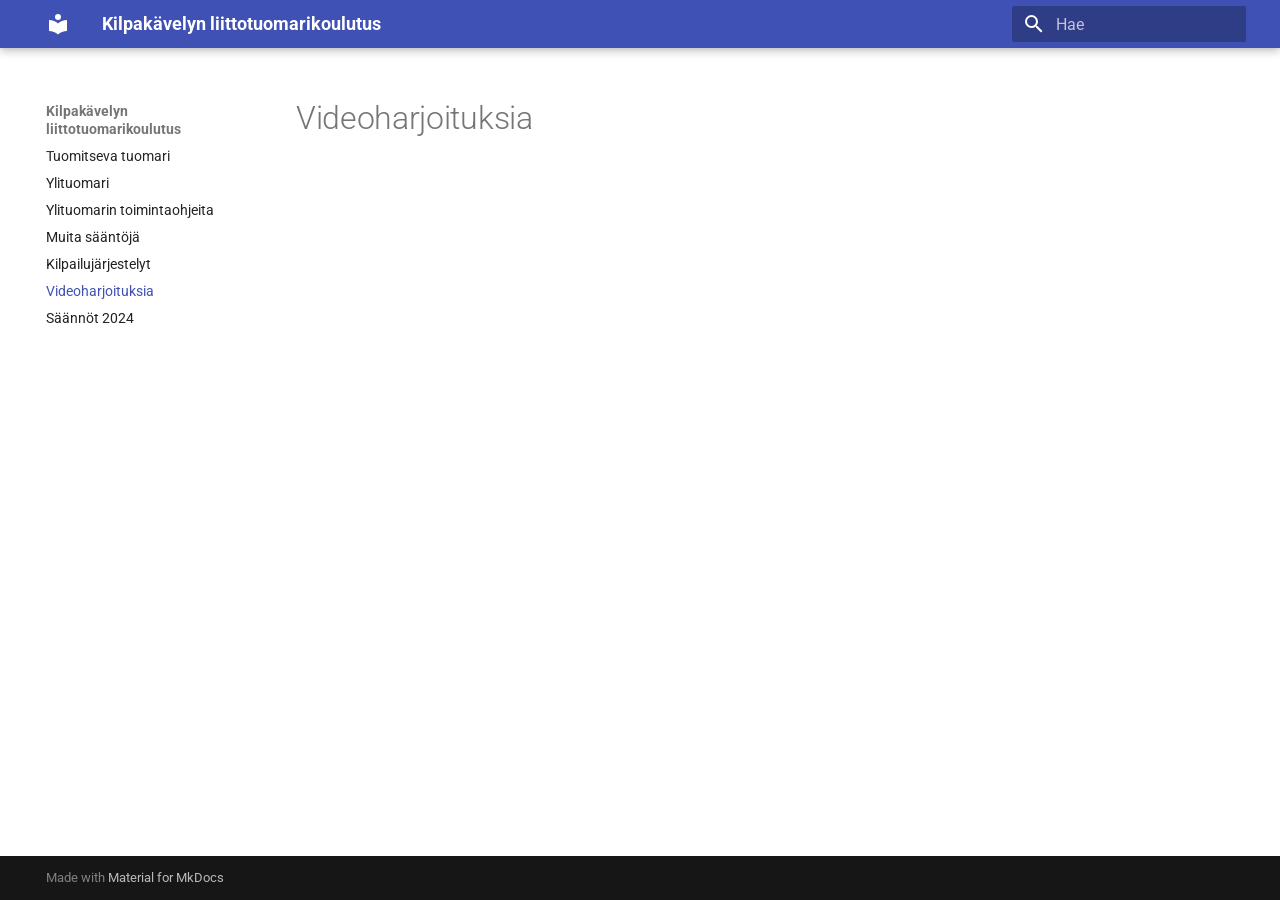
<file: videoharjoituksia/index.html>
<!doctype html>
<html lang="fi" class="no-js">
  <head>
    
      <meta charset="utf-8">
      <meta name="viewport" content="width=device-width,initial-scale=1">
      
      
      
      
        <link rel="prev" href="../kilpailujarjestelyt/">
      
      
        <link rel="next" href="../saannot/">
      
      
      <link rel="icon" href="../assets/images/favicon.png">
      <meta name="generator" content="mkdocs-1.6.1, mkdocs-material-9.6.12">
    
    
      
        <title>Videoharjoituksia - Kilpakävelyn liittotuomarikoulutus</title>
      
    
    
      <link rel="stylesheet" href="../assets/stylesheets/main.2afb09e1.min.css">
      
      


    
    
      
    
    
      
        
        
        <link rel="preconnect" href="https://fonts.gstatic.com" crossorigin>
        <link rel="stylesheet" href="https://fonts.googleapis.com/css?family=Roboto:300,300i,400,400i,700,700i%7CRoboto+Mono:400,400i,700,700i&display=fallback">
        <style>:root{--md-text-font:"Roboto";--md-code-font:"Roboto Mono"}</style>
      
    
    
      <link rel="stylesheet" href="../stylesheets/extra.css">
    
    <script>__md_scope=new URL("..",location),__md_hash=e=>[...e].reduce(((e,_)=>(e<<5)-e+_.charCodeAt(0)),0),__md_get=(e,_=localStorage,t=__md_scope)=>JSON.parse(_.getItem(t.pathname+"."+e)),__md_set=(e,_,t=localStorage,a=__md_scope)=>{try{t.setItem(a.pathname+"."+e,JSON.stringify(_))}catch(e){}}</script>
    
      

    
    
    
   <link href="../assets/stylesheets/glightbox.min.css" rel="stylesheet"/><style>
    html.glightbox-open { overflow: initial; height: 100%; }
    .gslide-title { margin-top: 0px; user-select: text; }
    .gslide-desc { color: #666; user-select: text; }
    .gslide-image img { background: white; }
    .gscrollbar-fixer { padding-right: 15px; }
    .gdesc-inner { font-size: 0.75rem; }
    body[data-md-color-scheme="slate"] .gdesc-inner { background: var(--md-default-bg-color);}
    body[data-md-color-scheme="slate"] .gslide-title { color: var(--md-default-fg-color);}
    body[data-md-color-scheme="slate"] .gslide-desc { color: var(--md-default-fg-color);}</style> <script src="../assets/javascripts/glightbox.min.js"></script></head>
  
  
    <body dir="ltr">
  
    
    <input class="md-toggle" data-md-toggle="drawer" type="checkbox" id="__drawer" autocomplete="off">
    <input class="md-toggle" data-md-toggle="search" type="checkbox" id="__search" autocomplete="off">
    <label class="md-overlay" for="__drawer"></label>
    <div data-md-component="skip">
      
        
        <a href="#videoharjoituksia" class="md-skip">
          Hyppää sisältöön
        </a>
      
    </div>
    <div data-md-component="announce">
      
    </div>
    
    
      

  

<header class="md-header md-header--shadow" data-md-component="header">
  <nav class="md-header__inner md-grid" aria-label="Ylätunniste">
    <a href=".." title="Kilpakävelyn liittotuomarikoulutus" class="md-header__button md-logo" aria-label="Kilpakävelyn liittotuomarikoulutus" data-md-component="logo">
      
  
  <svg xmlns="http://www.w3.org/2000/svg" viewBox="0 0 24 24"><path d="M12 8a3 3 0 0 0 3-3 3 3 0 0 0-3-3 3 3 0 0 0-3 3 3 3 0 0 0 3 3m0 3.54C9.64 9.35 6.5 8 3 8v11c3.5 0 6.64 1.35 9 3.54 2.36-2.19 5.5-3.54 9-3.54V8c-3.5 0-6.64 1.35-9 3.54"/></svg>

    </a>
    <label class="md-header__button md-icon" for="__drawer">
      
      <svg xmlns="http://www.w3.org/2000/svg" viewBox="0 0 24 24"><path d="M3 6h18v2H3zm0 5h18v2H3zm0 5h18v2H3z"/></svg>
    </label>
    <div class="md-header__title" data-md-component="header-title">
      <div class="md-header__ellipsis">
        <div class="md-header__topic">
          <span class="md-ellipsis">
            Kilpakävelyn liittotuomarikoulutus
          </span>
        </div>
        <div class="md-header__topic" data-md-component="header-topic">
          <span class="md-ellipsis">
            
              Videoharjoituksia
            
          </span>
        </div>
      </div>
    </div>
    
    
      <script>var palette=__md_get("__palette");if(palette&&palette.color){if("(prefers-color-scheme)"===palette.color.media){var media=matchMedia("(prefers-color-scheme: light)"),input=document.querySelector(media.matches?"[data-md-color-media='(prefers-color-scheme: light)']":"[data-md-color-media='(prefers-color-scheme: dark)']");palette.color.media=input.getAttribute("data-md-color-media"),palette.color.scheme=input.getAttribute("data-md-color-scheme"),palette.color.primary=input.getAttribute("data-md-color-primary"),palette.color.accent=input.getAttribute("data-md-color-accent")}for(var[key,value]of Object.entries(palette.color))document.body.setAttribute("data-md-color-"+key,value)}</script>
    
    
    
      
      
        <label class="md-header__button md-icon" for="__search">
          
          <svg xmlns="http://www.w3.org/2000/svg" viewBox="0 0 24 24"><path d="M9.5 3A6.5 6.5 0 0 1 16 9.5c0 1.61-.59 3.09-1.56 4.23l.27.27h.79l5 5-1.5 1.5-5-5v-.79l-.27-.27A6.52 6.52 0 0 1 9.5 16 6.5 6.5 0 0 1 3 9.5 6.5 6.5 0 0 1 9.5 3m0 2C7 5 5 7 5 9.5S7 14 9.5 14 14 12 14 9.5 12 5 9.5 5"/></svg>
        </label>
        <div class="md-search" data-md-component="search" role="dialog">
  <label class="md-search__overlay" for="__search"></label>
  <div class="md-search__inner" role="search">
    <form class="md-search__form" name="search">
      <input type="text" class="md-search__input" name="query" aria-label="Hae" placeholder="Hae" autocapitalize="off" autocorrect="off" autocomplete="off" spellcheck="false" data-md-component="search-query" required>
      <label class="md-search__icon md-icon" for="__search">
        
        <svg xmlns="http://www.w3.org/2000/svg" viewBox="0 0 24 24"><path d="M9.5 3A6.5 6.5 0 0 1 16 9.5c0 1.61-.59 3.09-1.56 4.23l.27.27h.79l5 5-1.5 1.5-5-5v-.79l-.27-.27A6.52 6.52 0 0 1 9.5 16 6.5 6.5 0 0 1 3 9.5 6.5 6.5 0 0 1 9.5 3m0 2C7 5 5 7 5 9.5S7 14 9.5 14 14 12 14 9.5 12 5 9.5 5"/></svg>
        
        <svg xmlns="http://www.w3.org/2000/svg" viewBox="0 0 24 24"><path d="M20 11v2H8l5.5 5.5-1.42 1.42L4.16 12l7.92-7.92L13.5 5.5 8 11z"/></svg>
      </label>
      <nav class="md-search__options" aria-label="Haku">
        
        <button type="reset" class="md-search__icon md-icon" title="Tyhjää" aria-label="Tyhjää" tabindex="-1">
          
          <svg xmlns="http://www.w3.org/2000/svg" viewBox="0 0 24 24"><path d="M19 6.41 17.59 5 12 10.59 6.41 5 5 6.41 10.59 12 5 17.59 6.41 19 12 13.41 17.59 19 19 17.59 13.41 12z"/></svg>
        </button>
      </nav>
      
        <div class="md-search__suggest" data-md-component="search-suggest"></div>
      
    </form>
    <div class="md-search__output">
      <div class="md-search__scrollwrap" tabindex="0" data-md-scrollfix>
        <div class="md-search-result" data-md-component="search-result">
          <div class="md-search-result__meta">
            Aloitetaan hakua
          </div>
          <ol class="md-search-result__list" role="presentation"></ol>
        </div>
      </div>
    </div>
  </div>
</div>
      
    
    
  </nav>
  
</header>
    
    <div class="md-container" data-md-component="container">
      
      
        
          
        
      
      <main class="md-main" data-md-component="main">
        <div class="md-main__inner md-grid">
          
            
              
              <div class="md-sidebar md-sidebar--primary" data-md-component="sidebar" data-md-type="navigation" >
                <div class="md-sidebar__scrollwrap">
                  <div class="md-sidebar__inner">
                    



<nav class="md-nav md-nav--primary" aria-label="Navigaatio" data-md-level="0">
  <label class="md-nav__title" for="__drawer">
    <a href=".." title="Kilpakävelyn liittotuomarikoulutus" class="md-nav__button md-logo" aria-label="Kilpakävelyn liittotuomarikoulutus" data-md-component="logo">
      
  
  <svg xmlns="http://www.w3.org/2000/svg" viewBox="0 0 24 24"><path d="M12 8a3 3 0 0 0 3-3 3 3 0 0 0-3-3 3 3 0 0 0-3 3 3 3 0 0 0 3 3m0 3.54C9.64 9.35 6.5 8 3 8v11c3.5 0 6.64 1.35 9 3.54 2.36-2.19 5.5-3.54 9-3.54V8c-3.5 0-6.64 1.35-9 3.54"/></svg>

    </a>
    Kilpakävelyn liittotuomarikoulutus
  </label>
  
  <ul class="md-nav__list" data-md-scrollfix>
    
      
      
  
  
  
  
    <li class="md-nav__item">
      <a href="../tuomari_kertaus/" class="md-nav__link">
        
  
  
  <span class="md-ellipsis">
    Tuomitseva tuomari
    
  </span>
  

      </a>
    </li>
  

    
      
      
  
  
  
  
    <li class="md-nav__item">
      <a href="../ylituomari/" class="md-nav__link">
        
  
  
  <span class="md-ellipsis">
    Ylituomari
    
  </span>
  

      </a>
    </li>
  

    
      
      
  
  
  
  
    <li class="md-nav__item">
      <a href="../ylituomarin_toiminta/" class="md-nav__link">
        
  
  
  <span class="md-ellipsis">
    Ylituomarin toimintaohjeita
    
  </span>
  

      </a>
    </li>
  

    
      
      
  
  
  
  
    <li class="md-nav__item">
      <a href="../muita_saantoja/" class="md-nav__link">
        
  
  
  <span class="md-ellipsis">
    Muita sääntöjä
    
  </span>
  

      </a>
    </li>
  

    
      
      
  
  
  
  
    <li class="md-nav__item">
      <a href="../kilpailujarjestelyt/" class="md-nav__link">
        
  
  
  <span class="md-ellipsis">
    Kilpailujärjestelyt
    
  </span>
  

      </a>
    </li>
  

    
      
      
  
  
    
  
  
  
    <li class="md-nav__item md-nav__item--active">
      
      <input class="md-nav__toggle md-toggle" type="checkbox" id="__toc">
      
      
        
      
      
      <a href="./" class="md-nav__link md-nav__link--active">
        
  
  
  <span class="md-ellipsis">
    Videoharjoituksia
    
  </span>
  

      </a>
      
    </li>
  

    
      
      
  
  
  
  
    <li class="md-nav__item">
      <a href="../saannot/" class="md-nav__link">
        
  
  
  <span class="md-ellipsis">
    Säännöt 2024
    
  </span>
  

      </a>
    </li>
  

    
  </ul>
</nav>
                  </div>
                </div>
              </div>
            
            
              
              <div class="md-sidebar md-sidebar--secondary" data-md-component="sidebar" data-md-type="toc" >
                <div class="md-sidebar__scrollwrap">
                  <div class="md-sidebar__inner">
                    

<nav class="md-nav md-nav--secondary" aria-label="Sisällysluettelo">
  
  
  
    
  
  
</nav>
                  </div>
                </div>
              </div>
            
          
          
            <div class="md-content" data-md-component="content">
              <article class="md-content__inner md-typeset">
                
                  



<h1 id="videoharjoituksia">Videoharjoituksia</h1>












                
              </article>
            </div>
          
          
<script>var target=document.getElementById(location.hash.slice(1));target&&target.name&&(target.checked=target.name.startsWith("__tabbed_"))</script>
        </div>
        
      </main>
      
        <footer class="md-footer">
  
  <div class="md-footer-meta md-typeset">
    <div class="md-footer-meta__inner md-grid">
      <div class="md-copyright">
  
  
    Made with
    <a href="https://squidfunk.github.io/mkdocs-material/" target="_blank" rel="noopener">
      Material for MkDocs
    </a>
  
</div>
      
    </div>
  </div>
</footer>
      
    </div>
    <div class="md-dialog" data-md-component="dialog">
      <div class="md-dialog__inner md-typeset"></div>
    </div>
    
    
    
      
      <script id="__config" type="application/json">{"base": "..", "features": ["search.suggest", "search.highlight"], "search": "../assets/javascripts/workers/search.f8cc74c7.min.js", "tags": null, "translations": {"clipboard.copied": "Kopioitu leikep\u00f6yd\u00e4lle", "clipboard.copy": "Kopioi leikep\u00f6yd\u00e4lle", "search.result.more.one": "1 lis\u00e4\u00e4 t\u00e4ll\u00e4 sivulla", "search.result.more.other": "# lis\u00e4\u00e4 t\u00e4ll\u00e4 sivulla", "search.result.none": "Ei t\u00e4sm\u00e4\u00e4vi\u00e4 dokumentteja", "search.result.one": "1 t\u00e4sm\u00e4\u00e4v\u00e4 dokumentti", "search.result.other": "# t\u00e4sm\u00e4\u00e4v\u00e4\u00e4 dokumenttia", "search.result.placeholder": "Kirjoita aloittaaksesi haun", "search.result.term.missing": "Puuttuu", "select.version": "Valitse versio"}, "version": null}</script>
    
    
      <script src="../assets/javascripts/bundle.c8b220af.min.js"></script>
      
    
  <script id="init-glightbox">const lightbox = GLightbox({"touchNavigation": true, "loop": false, "zoomable": true, "draggable": true, "openEffect": "zoom", "closeEffect": "zoom", "slideEffect": "slide"});
document$.subscribe(() => { lightbox.reload() });
</script></body>
</html>
</file>
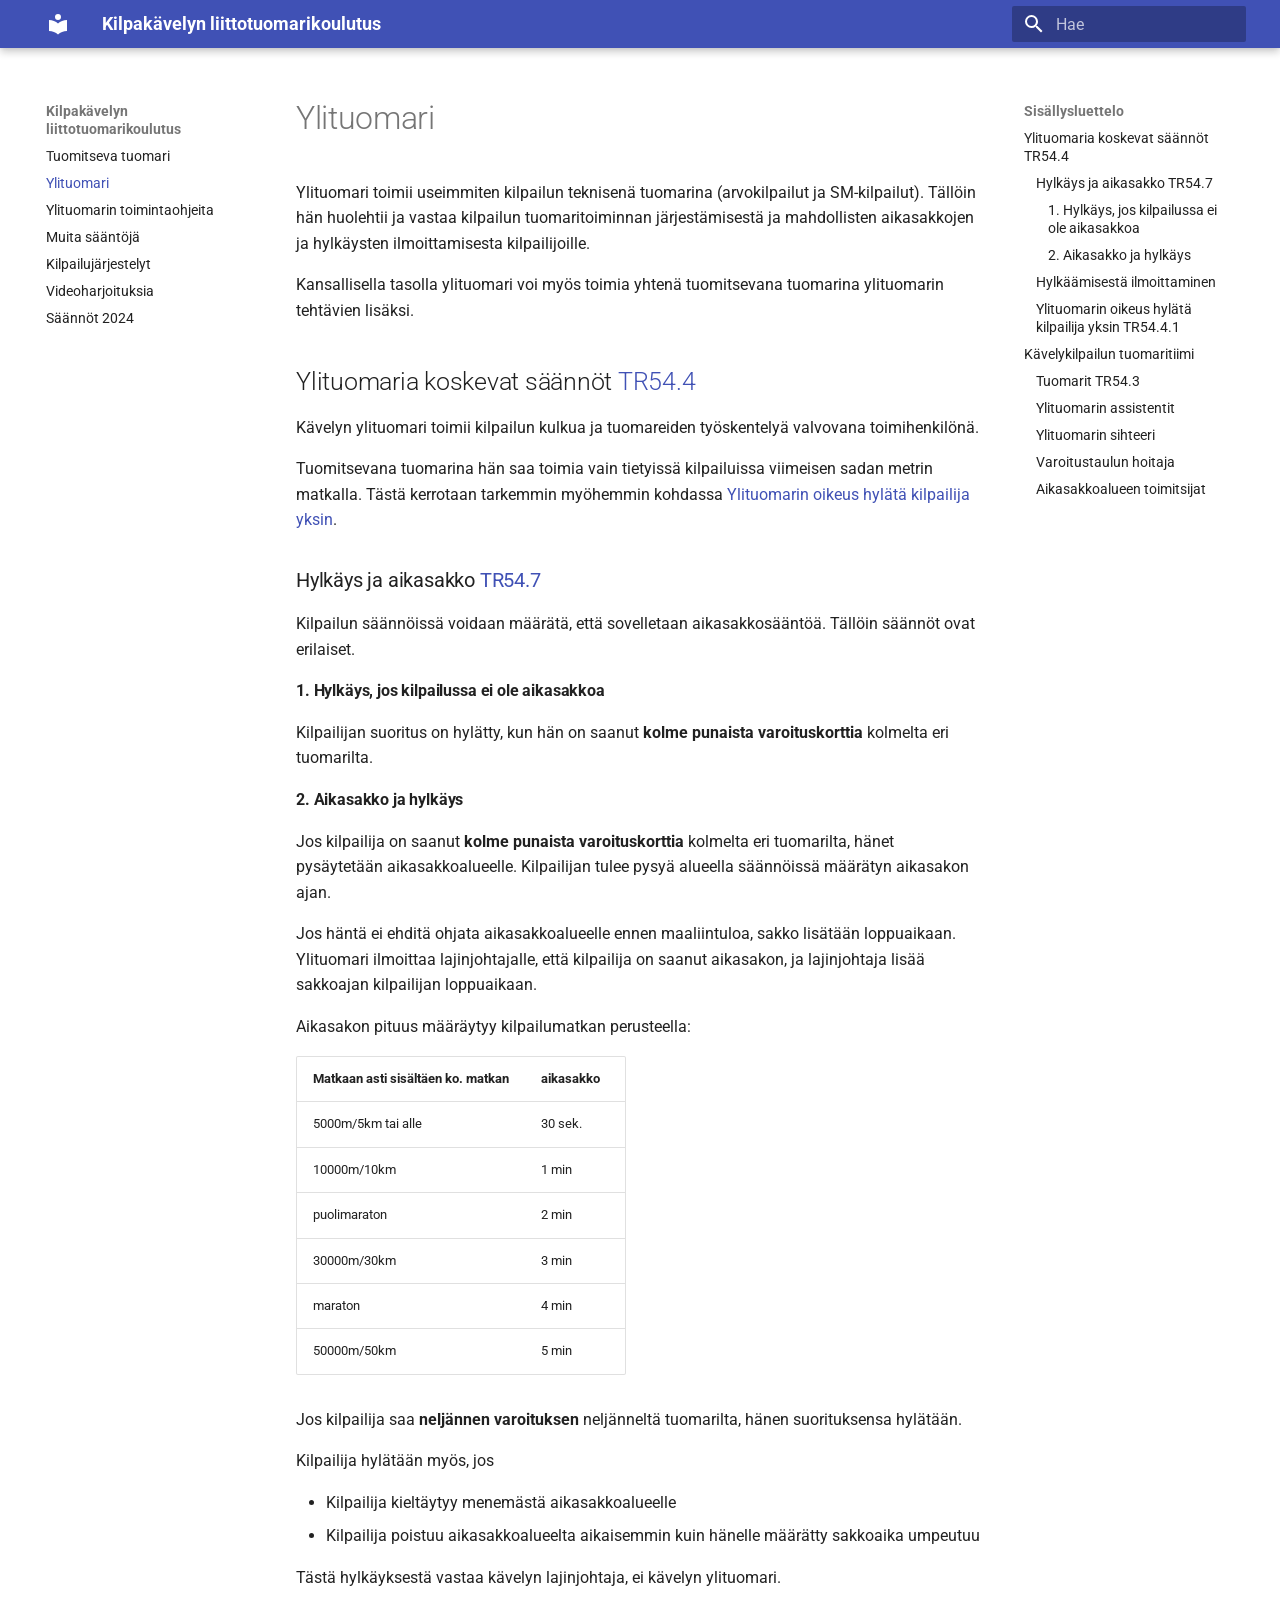
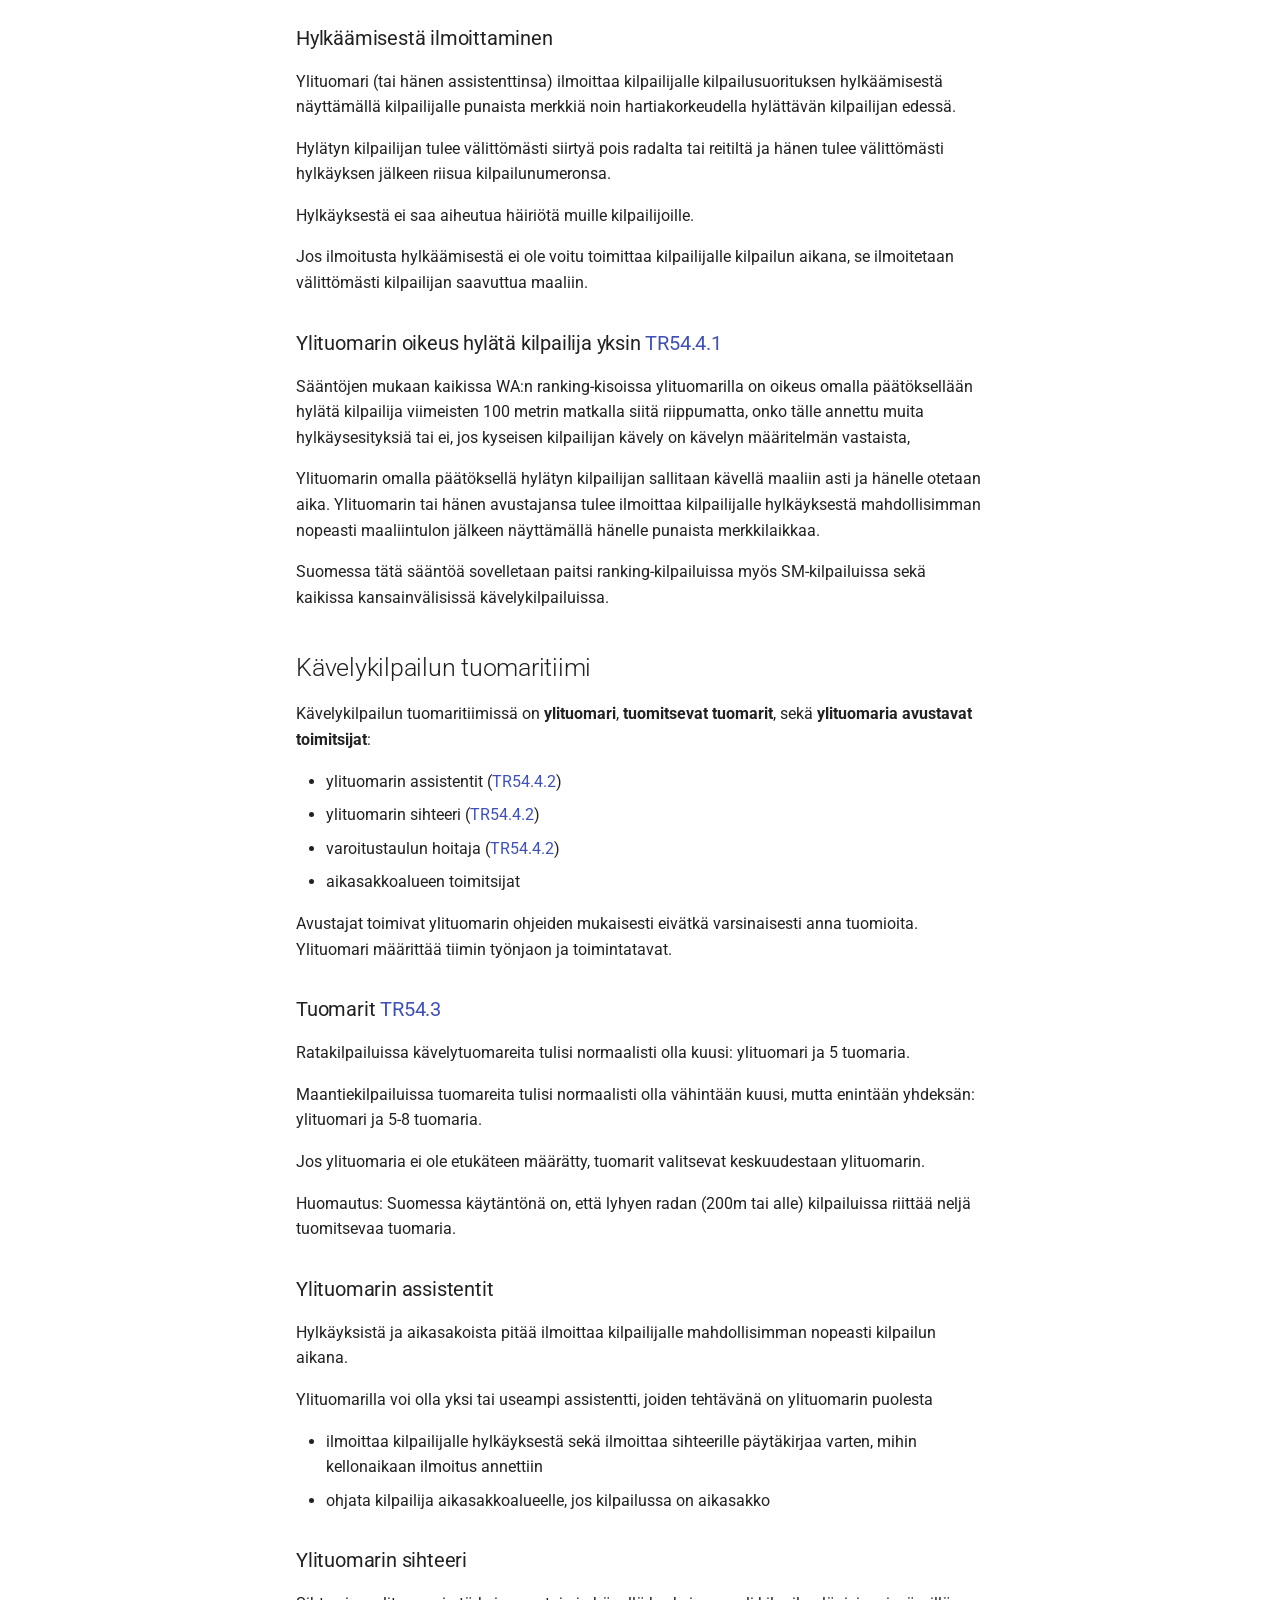
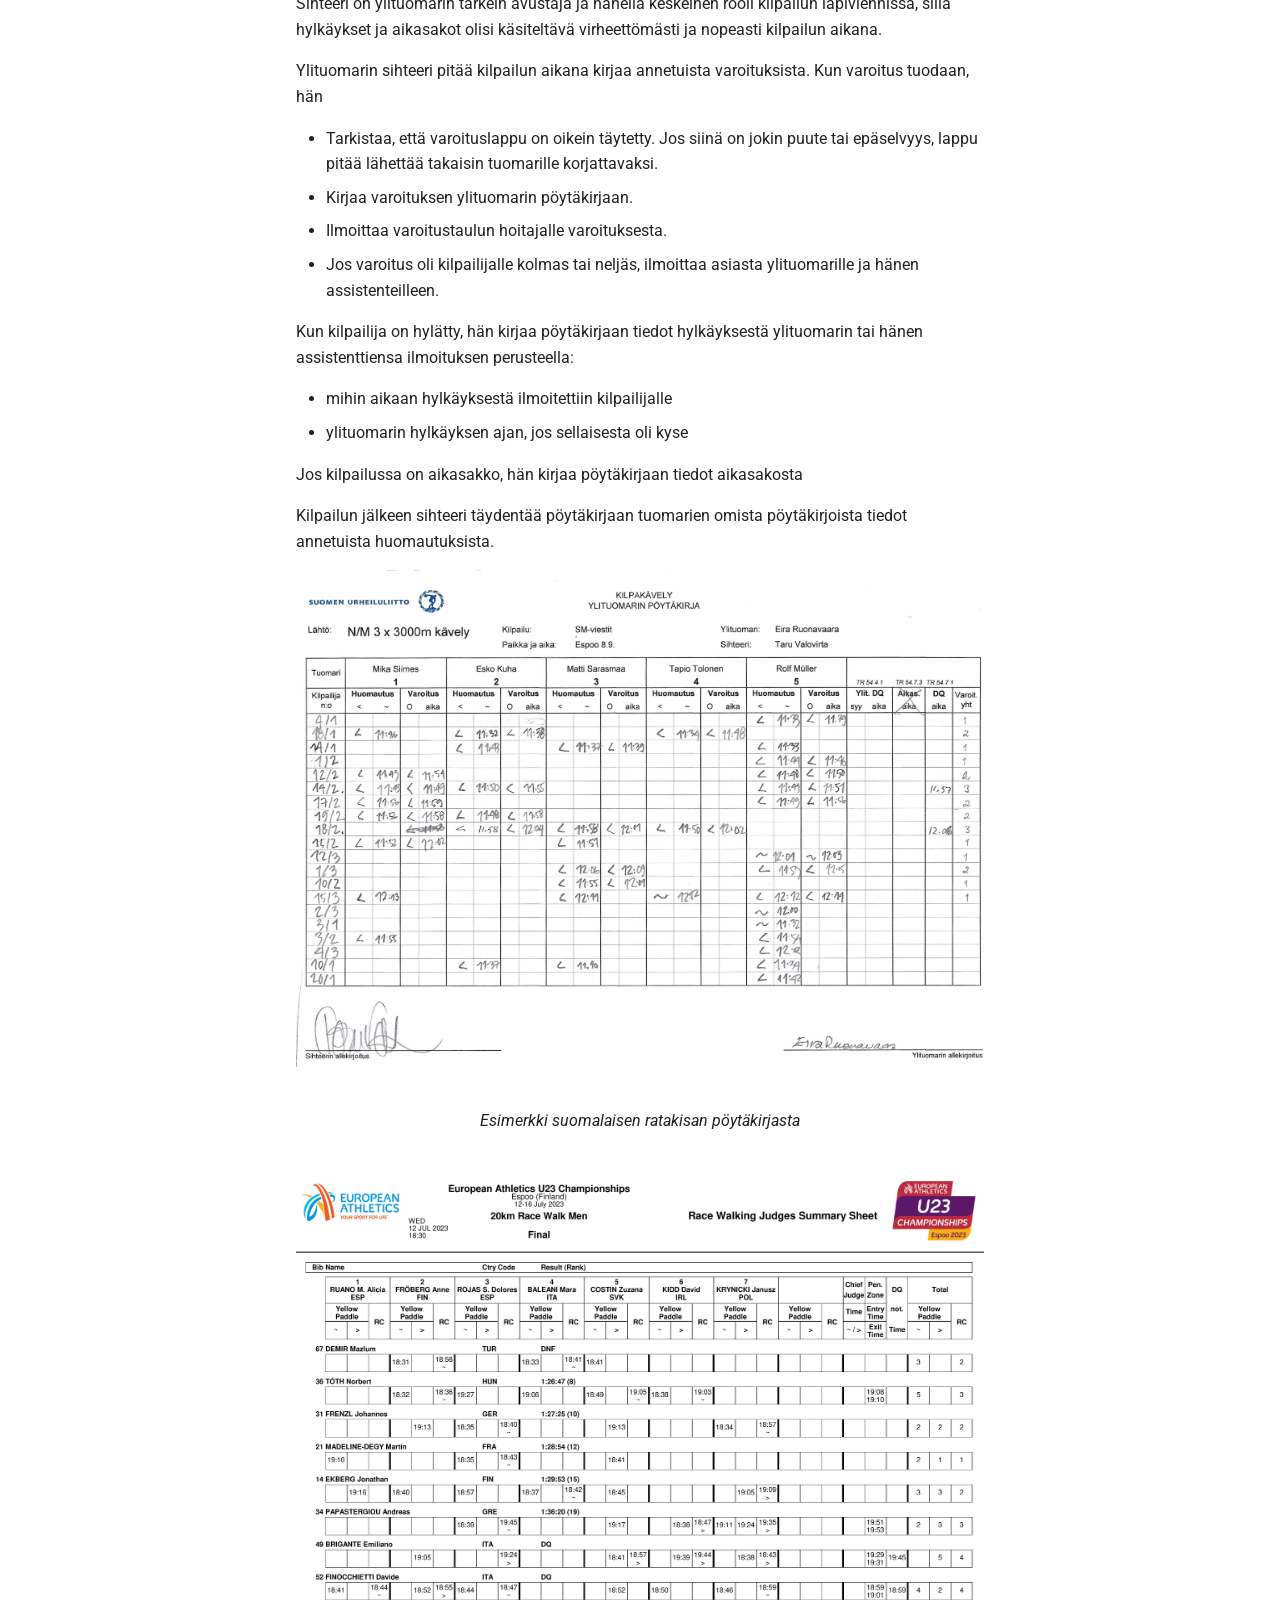
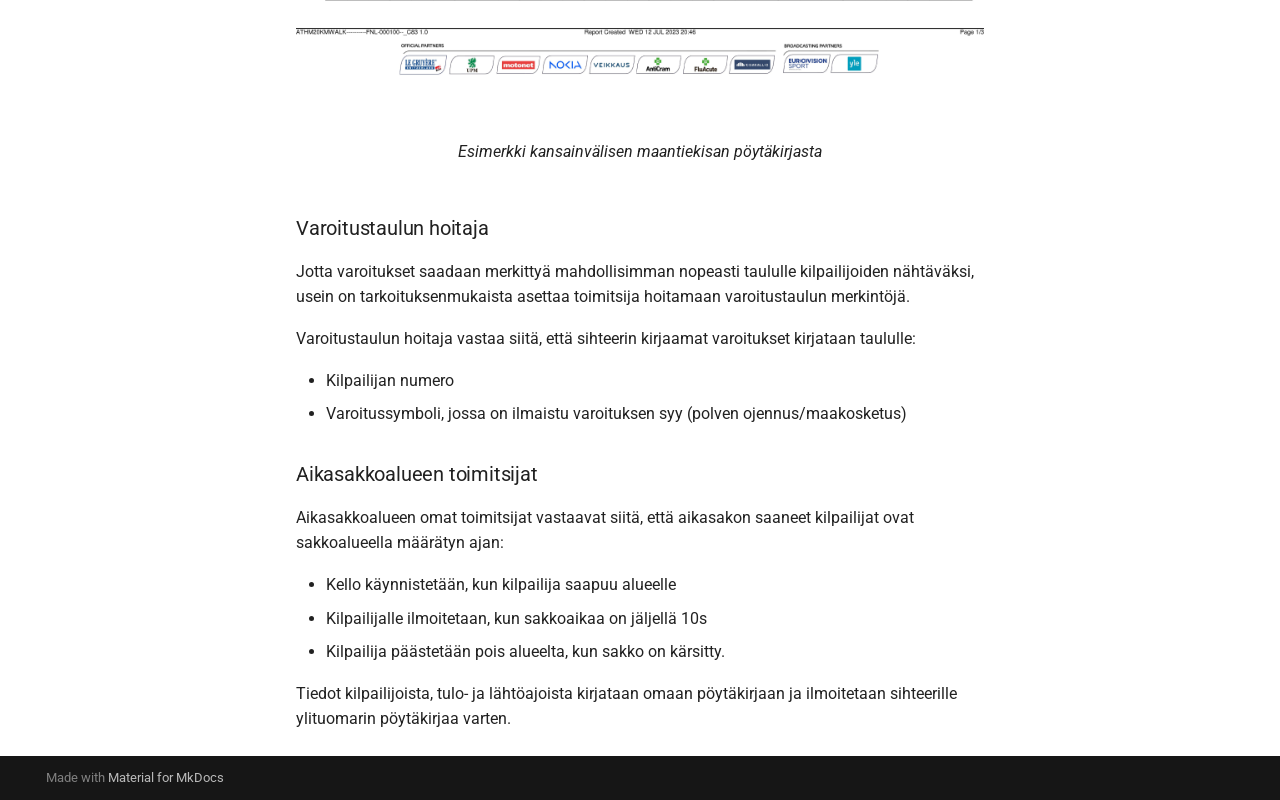
<file: ylituomari/index.html>
<!doctype html>
<html lang="fi" class="no-js">
  <head>
    
      <meta charset="utf-8">
      <meta name="viewport" content="width=device-width,initial-scale=1">
      
      
      
      
        <link rel="prev" href="../tuomari_kertaus/">
      
      
        <link rel="next" href="../ylituomarin_toiminta/">
      
      
      <link rel="icon" href="../assets/images/favicon.png">
      <meta name="generator" content="mkdocs-1.6.1, mkdocs-material-9.6.12">
    
    
      
        <title>Ylituomari - Kilpakävelyn liittotuomarikoulutus</title>
      
    
    
      <link rel="stylesheet" href="../assets/stylesheets/main.2afb09e1.min.css">
      
      


    
    
      
    
    
      
        
        
        <link rel="preconnect" href="https://fonts.gstatic.com" crossorigin>
        <link rel="stylesheet" href="https://fonts.googleapis.com/css?family=Roboto:300,300i,400,400i,700,700i%7CRoboto+Mono:400,400i,700,700i&display=fallback">
        <style>:root{--md-text-font:"Roboto";--md-code-font:"Roboto Mono"}</style>
      
    
    
      <link rel="stylesheet" href="../stylesheets/extra.css">
    
    <script>__md_scope=new URL("..",location),__md_hash=e=>[...e].reduce(((e,_)=>(e<<5)-e+_.charCodeAt(0)),0),__md_get=(e,_=localStorage,t=__md_scope)=>JSON.parse(_.getItem(t.pathname+"."+e)),__md_set=(e,_,t=localStorage,a=__md_scope)=>{try{t.setItem(a.pathname+"."+e,JSON.stringify(_))}catch(e){}}</script>
    
      

    
    
    
   <link href="../assets/stylesheets/glightbox.min.css" rel="stylesheet"/><style>
    html.glightbox-open { overflow: initial; height: 100%; }
    .gslide-title { margin-top: 0px; user-select: text; }
    .gslide-desc { color: #666; user-select: text; }
    .gslide-image img { background: white; }
    .gscrollbar-fixer { padding-right: 15px; }
    .gdesc-inner { font-size: 0.75rem; }
    body[data-md-color-scheme="slate"] .gdesc-inner { background: var(--md-default-bg-color);}
    body[data-md-color-scheme="slate"] .gslide-title { color: var(--md-default-fg-color);}
    body[data-md-color-scheme="slate"] .gslide-desc { color: var(--md-default-fg-color);}</style> <script src="../assets/javascripts/glightbox.min.js"></script></head>
  
  
    <body dir="ltr">
  
    
    <input class="md-toggle" data-md-toggle="drawer" type="checkbox" id="__drawer" autocomplete="off">
    <input class="md-toggle" data-md-toggle="search" type="checkbox" id="__search" autocomplete="off">
    <label class="md-overlay" for="__drawer"></label>
    <div data-md-component="skip">
      
        
        <a href="#ylituomari" class="md-skip">
          Hyppää sisältöön
        </a>
      
    </div>
    <div data-md-component="announce">
      
    </div>
    
    
      

  

<header class="md-header md-header--shadow" data-md-component="header">
  <nav class="md-header__inner md-grid" aria-label="Ylätunniste">
    <a href=".." title="Kilpakävelyn liittotuomarikoulutus" class="md-header__button md-logo" aria-label="Kilpakävelyn liittotuomarikoulutus" data-md-component="logo">
      
  
  <svg xmlns="http://www.w3.org/2000/svg" viewBox="0 0 24 24"><path d="M12 8a3 3 0 0 0 3-3 3 3 0 0 0-3-3 3 3 0 0 0-3 3 3 3 0 0 0 3 3m0 3.54C9.64 9.35 6.5 8 3 8v11c3.5 0 6.64 1.35 9 3.54 2.36-2.19 5.5-3.54 9-3.54V8c-3.5 0-6.64 1.35-9 3.54"/></svg>

    </a>
    <label class="md-header__button md-icon" for="__drawer">
      
      <svg xmlns="http://www.w3.org/2000/svg" viewBox="0 0 24 24"><path d="M3 6h18v2H3zm0 5h18v2H3zm0 5h18v2H3z"/></svg>
    </label>
    <div class="md-header__title" data-md-component="header-title">
      <div class="md-header__ellipsis">
        <div class="md-header__topic">
          <span class="md-ellipsis">
            Kilpakävelyn liittotuomarikoulutus
          </span>
        </div>
        <div class="md-header__topic" data-md-component="header-topic">
          <span class="md-ellipsis">
            
              Ylituomari
            
          </span>
        </div>
      </div>
    </div>
    
    
      <script>var palette=__md_get("__palette");if(palette&&palette.color){if("(prefers-color-scheme)"===palette.color.media){var media=matchMedia("(prefers-color-scheme: light)"),input=document.querySelector(media.matches?"[data-md-color-media='(prefers-color-scheme: light)']":"[data-md-color-media='(prefers-color-scheme: dark)']");palette.color.media=input.getAttribute("data-md-color-media"),palette.color.scheme=input.getAttribute("data-md-color-scheme"),palette.color.primary=input.getAttribute("data-md-color-primary"),palette.color.accent=input.getAttribute("data-md-color-accent")}for(var[key,value]of Object.entries(palette.color))document.body.setAttribute("data-md-color-"+key,value)}</script>
    
    
    
      
      
        <label class="md-header__button md-icon" for="__search">
          
          <svg xmlns="http://www.w3.org/2000/svg" viewBox="0 0 24 24"><path d="M9.5 3A6.5 6.5 0 0 1 16 9.5c0 1.61-.59 3.09-1.56 4.23l.27.27h.79l5 5-1.5 1.5-5-5v-.79l-.27-.27A6.52 6.52 0 0 1 9.5 16 6.5 6.5 0 0 1 3 9.5 6.5 6.5 0 0 1 9.5 3m0 2C7 5 5 7 5 9.5S7 14 9.5 14 14 12 14 9.5 12 5 9.5 5"/></svg>
        </label>
        <div class="md-search" data-md-component="search" role="dialog">
  <label class="md-search__overlay" for="__search"></label>
  <div class="md-search__inner" role="search">
    <form class="md-search__form" name="search">
      <input type="text" class="md-search__input" name="query" aria-label="Hae" placeholder="Hae" autocapitalize="off" autocorrect="off" autocomplete="off" spellcheck="false" data-md-component="search-query" required>
      <label class="md-search__icon md-icon" for="__search">
        
        <svg xmlns="http://www.w3.org/2000/svg" viewBox="0 0 24 24"><path d="M9.5 3A6.5 6.5 0 0 1 16 9.5c0 1.61-.59 3.09-1.56 4.23l.27.27h.79l5 5-1.5 1.5-5-5v-.79l-.27-.27A6.52 6.52 0 0 1 9.5 16 6.5 6.5 0 0 1 3 9.5 6.5 6.5 0 0 1 9.5 3m0 2C7 5 5 7 5 9.5S7 14 9.5 14 14 12 14 9.5 12 5 9.5 5"/></svg>
        
        <svg xmlns="http://www.w3.org/2000/svg" viewBox="0 0 24 24"><path d="M20 11v2H8l5.5 5.5-1.42 1.42L4.16 12l7.92-7.92L13.5 5.5 8 11z"/></svg>
      </label>
      <nav class="md-search__options" aria-label="Haku">
        
        <button type="reset" class="md-search__icon md-icon" title="Tyhjää" aria-label="Tyhjää" tabindex="-1">
          
          <svg xmlns="http://www.w3.org/2000/svg" viewBox="0 0 24 24"><path d="M19 6.41 17.59 5 12 10.59 6.41 5 5 6.41 10.59 12 5 17.59 6.41 19 12 13.41 17.59 19 19 17.59 13.41 12z"/></svg>
        </button>
      </nav>
      
        <div class="md-search__suggest" data-md-component="search-suggest"></div>
      
    </form>
    <div class="md-search__output">
      <div class="md-search__scrollwrap" tabindex="0" data-md-scrollfix>
        <div class="md-search-result" data-md-component="search-result">
          <div class="md-search-result__meta">
            Aloitetaan hakua
          </div>
          <ol class="md-search-result__list" role="presentation"></ol>
        </div>
      </div>
    </div>
  </div>
</div>
      
    
    
  </nav>
  
</header>
    
    <div class="md-container" data-md-component="container">
      
      
        
          
        
      
      <main class="md-main" data-md-component="main">
        <div class="md-main__inner md-grid">
          
            
              
              <div class="md-sidebar md-sidebar--primary" data-md-component="sidebar" data-md-type="navigation" >
                <div class="md-sidebar__scrollwrap">
                  <div class="md-sidebar__inner">
                    



<nav class="md-nav md-nav--primary" aria-label="Navigaatio" data-md-level="0">
  <label class="md-nav__title" for="__drawer">
    <a href=".." title="Kilpakävelyn liittotuomarikoulutus" class="md-nav__button md-logo" aria-label="Kilpakävelyn liittotuomarikoulutus" data-md-component="logo">
      
  
  <svg xmlns="http://www.w3.org/2000/svg" viewBox="0 0 24 24"><path d="M12 8a3 3 0 0 0 3-3 3 3 0 0 0-3-3 3 3 0 0 0-3 3 3 3 0 0 0 3 3m0 3.54C9.64 9.35 6.5 8 3 8v11c3.5 0 6.64 1.35 9 3.54 2.36-2.19 5.5-3.54 9-3.54V8c-3.5 0-6.64 1.35-9 3.54"/></svg>

    </a>
    Kilpakävelyn liittotuomarikoulutus
  </label>
  
  <ul class="md-nav__list" data-md-scrollfix>
    
      
      
  
  
  
  
    <li class="md-nav__item">
      <a href="../tuomari_kertaus/" class="md-nav__link">
        
  
  
  <span class="md-ellipsis">
    Tuomitseva tuomari
    
  </span>
  

      </a>
    </li>
  

    
      
      
  
  
    
  
  
  
    <li class="md-nav__item md-nav__item--active">
      
      <input class="md-nav__toggle md-toggle" type="checkbox" id="__toc">
      
      
        
      
      
        <label class="md-nav__link md-nav__link--active" for="__toc">
          
  
  
  <span class="md-ellipsis">
    Ylituomari
    
  </span>
  

          <span class="md-nav__icon md-icon"></span>
        </label>
      
      <a href="./" class="md-nav__link md-nav__link--active">
        
  
  
  <span class="md-ellipsis">
    Ylituomari
    
  </span>
  

      </a>
      
        

<nav class="md-nav md-nav--secondary" aria-label="Sisällysluettelo">
  
  
  
    
  
  
    <label class="md-nav__title" for="__toc">
      <span class="md-nav__icon md-icon"></span>
      Sisällysluettelo
    </label>
    <ul class="md-nav__list" data-md-component="toc" data-md-scrollfix>
      
        <li class="md-nav__item">
  <a href="#ylituomaria-koskevat-saannot-tr544" class="md-nav__link">
    <span class="md-ellipsis">
      Ylituomaria koskevat säännöt TR54.4
    </span>
  </a>
  
    <nav class="md-nav" aria-label="Ylituomaria koskevat säännöt TR54.4">
      <ul class="md-nav__list">
        
          <li class="md-nav__item">
  <a href="#hylkays-ja-aikasakko-tr547" class="md-nav__link">
    <span class="md-ellipsis">
      Hylkäys ja aikasakko TR54.7
    </span>
  </a>
  
    <nav class="md-nav" aria-label="Hylkäys ja aikasakko TR54.7">
      <ul class="md-nav__list">
        
          <li class="md-nav__item">
  <a href="#1-hylkays-jos-kilpailussa-ei-ole-aikasakkoa" class="md-nav__link">
    <span class="md-ellipsis">
      1. Hylkäys, jos kilpailussa ei ole aikasakkoa
    </span>
  </a>
  
</li>
        
          <li class="md-nav__item">
  <a href="#2-aikasakko-ja-hylkays" class="md-nav__link">
    <span class="md-ellipsis">
      2. Aikasakko ja hylkäys
    </span>
  </a>
  
</li>
        
      </ul>
    </nav>
  
</li>
        
          <li class="md-nav__item">
  <a href="#hylkaamisesta-ilmoittaminen" class="md-nav__link">
    <span class="md-ellipsis">
      Hylkäämisestä ilmoittaminen
    </span>
  </a>
  
</li>
        
          <li class="md-nav__item">
  <a href="#ylituomarin-oikeus-hylata-kilpailija-yksin-tr5441" class="md-nav__link">
    <span class="md-ellipsis">
      Ylituomarin oikeus hylätä kilpailija yksin TR54.4.1
    </span>
  </a>
  
</li>
        
      </ul>
    </nav>
  
</li>
      
        <li class="md-nav__item">
  <a href="#kavelykilpailun-tuomaritiimi" class="md-nav__link">
    <span class="md-ellipsis">
      Kävelykilpailun tuomaritiimi
    </span>
  </a>
  
    <nav class="md-nav" aria-label="Kävelykilpailun tuomaritiimi">
      <ul class="md-nav__list">
        
          <li class="md-nav__item">
  <a href="#tuomarit-tr543" class="md-nav__link">
    <span class="md-ellipsis">
      Tuomarit TR54.3
    </span>
  </a>
  
</li>
        
          <li class="md-nav__item">
  <a href="#ylituomarin-assistentit" class="md-nav__link">
    <span class="md-ellipsis">
      Ylituomarin assistentit
    </span>
  </a>
  
</li>
        
          <li class="md-nav__item">
  <a href="#ylituomarin-sihteeri" class="md-nav__link">
    <span class="md-ellipsis">
      Ylituomarin sihteeri
    </span>
  </a>
  
</li>
        
          <li class="md-nav__item">
  <a href="#varoitustaulun-hoitaja" class="md-nav__link">
    <span class="md-ellipsis">
      Varoitustaulun hoitaja
    </span>
  </a>
  
</li>
        
          <li class="md-nav__item">
  <a href="#aikasakkoalueen-toimitsijat" class="md-nav__link">
    <span class="md-ellipsis">
      Aikasakkoalueen toimitsijat
    </span>
  </a>
  
</li>
        
      </ul>
    </nav>
  
</li>
      
    </ul>
  
</nav>
      
    </li>
  

    
      
      
  
  
  
  
    <li class="md-nav__item">
      <a href="../ylituomarin_toiminta/" class="md-nav__link">
        
  
  
  <span class="md-ellipsis">
    Ylituomarin toimintaohjeita
    
  </span>
  

      </a>
    </li>
  

    
      
      
  
  
  
  
    <li class="md-nav__item">
      <a href="../muita_saantoja/" class="md-nav__link">
        
  
  
  <span class="md-ellipsis">
    Muita sääntöjä
    
  </span>
  

      </a>
    </li>
  

    
      
      
  
  
  
  
    <li class="md-nav__item">
      <a href="../kilpailujarjestelyt/" class="md-nav__link">
        
  
  
  <span class="md-ellipsis">
    Kilpailujärjestelyt
    
  </span>
  

      </a>
    </li>
  

    
      
      
  
  
  
  
    <li class="md-nav__item">
      <a href="../videoharjoituksia/" class="md-nav__link">
        
  
  
  <span class="md-ellipsis">
    Videoharjoituksia
    
  </span>
  

      </a>
    </li>
  

    
      
      
  
  
  
  
    <li class="md-nav__item">
      <a href="../saannot/" class="md-nav__link">
        
  
  
  <span class="md-ellipsis">
    Säännöt 2024
    
  </span>
  

      </a>
    </li>
  

    
  </ul>
</nav>
                  </div>
                </div>
              </div>
            
            
              
              <div class="md-sidebar md-sidebar--secondary" data-md-component="sidebar" data-md-type="toc" >
                <div class="md-sidebar__scrollwrap">
                  <div class="md-sidebar__inner">
                    

<nav class="md-nav md-nav--secondary" aria-label="Sisällysluettelo">
  
  
  
    
  
  
    <label class="md-nav__title" for="__toc">
      <span class="md-nav__icon md-icon"></span>
      Sisällysluettelo
    </label>
    <ul class="md-nav__list" data-md-component="toc" data-md-scrollfix>
      
        <li class="md-nav__item">
  <a href="#ylituomaria-koskevat-saannot-tr544" class="md-nav__link">
    <span class="md-ellipsis">
      Ylituomaria koskevat säännöt TR54.4
    </span>
  </a>
  
    <nav class="md-nav" aria-label="Ylituomaria koskevat säännöt TR54.4">
      <ul class="md-nav__list">
        
          <li class="md-nav__item">
  <a href="#hylkays-ja-aikasakko-tr547" class="md-nav__link">
    <span class="md-ellipsis">
      Hylkäys ja aikasakko TR54.7
    </span>
  </a>
  
    <nav class="md-nav" aria-label="Hylkäys ja aikasakko TR54.7">
      <ul class="md-nav__list">
        
          <li class="md-nav__item">
  <a href="#1-hylkays-jos-kilpailussa-ei-ole-aikasakkoa" class="md-nav__link">
    <span class="md-ellipsis">
      1. Hylkäys, jos kilpailussa ei ole aikasakkoa
    </span>
  </a>
  
</li>
        
          <li class="md-nav__item">
  <a href="#2-aikasakko-ja-hylkays" class="md-nav__link">
    <span class="md-ellipsis">
      2. Aikasakko ja hylkäys
    </span>
  </a>
  
</li>
        
      </ul>
    </nav>
  
</li>
        
          <li class="md-nav__item">
  <a href="#hylkaamisesta-ilmoittaminen" class="md-nav__link">
    <span class="md-ellipsis">
      Hylkäämisestä ilmoittaminen
    </span>
  </a>
  
</li>
        
          <li class="md-nav__item">
  <a href="#ylituomarin-oikeus-hylata-kilpailija-yksin-tr5441" class="md-nav__link">
    <span class="md-ellipsis">
      Ylituomarin oikeus hylätä kilpailija yksin TR54.4.1
    </span>
  </a>
  
</li>
        
      </ul>
    </nav>
  
</li>
      
        <li class="md-nav__item">
  <a href="#kavelykilpailun-tuomaritiimi" class="md-nav__link">
    <span class="md-ellipsis">
      Kävelykilpailun tuomaritiimi
    </span>
  </a>
  
    <nav class="md-nav" aria-label="Kävelykilpailun tuomaritiimi">
      <ul class="md-nav__list">
        
          <li class="md-nav__item">
  <a href="#tuomarit-tr543" class="md-nav__link">
    <span class="md-ellipsis">
      Tuomarit TR54.3
    </span>
  </a>
  
</li>
        
          <li class="md-nav__item">
  <a href="#ylituomarin-assistentit" class="md-nav__link">
    <span class="md-ellipsis">
      Ylituomarin assistentit
    </span>
  </a>
  
</li>
        
          <li class="md-nav__item">
  <a href="#ylituomarin-sihteeri" class="md-nav__link">
    <span class="md-ellipsis">
      Ylituomarin sihteeri
    </span>
  </a>
  
</li>
        
          <li class="md-nav__item">
  <a href="#varoitustaulun-hoitaja" class="md-nav__link">
    <span class="md-ellipsis">
      Varoitustaulun hoitaja
    </span>
  </a>
  
</li>
        
          <li class="md-nav__item">
  <a href="#aikasakkoalueen-toimitsijat" class="md-nav__link">
    <span class="md-ellipsis">
      Aikasakkoalueen toimitsijat
    </span>
  </a>
  
</li>
        
      </ul>
    </nav>
  
</li>
      
    </ul>
  
</nav>
                  </div>
                </div>
              </div>
            
          
          
            <div class="md-content" data-md-component="content">
              <article class="md-content__inner md-typeset">
                
                  



<h1 id="ylituomari">Ylituomari</h1>
<p>Ylituomari toimii useimmiten kilpailun teknisenä tuomarina (arvokilpailut ja SM-kilpailut). Tällöin hän huolehtii ja vastaa kilpailun tuomaritoiminnan järjestämisestä ja mahdollisten aikasakkojen ja hylkäysten ilmoittamisesta kilpailijoille. </p>
<p>Kansallisella tasolla ylituomari voi myös toimia yhtenä tuomitsevana tuomarina ylituomarin tehtävien lisäksi.</p>
<h2 id="ylituomaria-koskevat-saannot-tr544">Ylituomaria koskevat säännöt <a href="../saannot/#54.4">TR54.4</a></h2>
<p>Kävelyn ylituomari toimii kilpailun kulkua ja tuomareiden työskentelyä valvovana toimihenkilönä.</p>
<p>Tuomitsevana tuomarina hän saa toimia vain tietyissä kilpailuissa viimeisen sadan metrin matkalla. Tästä kerrotaan tarkemmin myöhemmin kohdassa <a href="#ylituomarin-oikeus-hylata-kilpailija-yksin-tr5441">Ylituomarin oikeus hylätä kilpailija yksin</a>.</p>
<h3 id="hylkays-ja-aikasakko-tr547">Hylkäys ja aikasakko <a href="../saannot/#54.7">TR54.7</a></h3>
<p>Kilpailun säännöissä voidaan määrätä, että sovelletaan aikasakkosääntöä. Tällöin säännöt ovat erilaiset.</p>
<h4 id="1-hylkays-jos-kilpailussa-ei-ole-aikasakkoa">1. Hylkäys, jos kilpailussa ei ole aikasakkoa</h4>
<p>Kilpailijan suoritus on hylätty, kun hän on saanut <strong>kolme punaista varoituskorttia</strong> kolmelta eri tuomarilta. </p>
<h4 id="2-aikasakko-ja-hylkays">2. Aikasakko ja hylkäys</h4>
<p>Jos kilpailija on saanut <strong>kolme punaista varoituskorttia</strong> kolmelta eri tuomarilta, hänet pysäytetään aikasakkoalueelle. Kilpailijan tulee pysyä alueella säännöissä määrätyn aikasakon ajan. </p>
<p>Jos häntä ei ehditä ohjata aikasakkoalueelle ennen maaliintuloa, sakko lisätään loppuaikaan. Ylituomari ilmoittaa lajinjohtajalle, että kilpailija on saanut aikasakon, ja lajinjohtaja lisää sakkoajan kilpailijan loppuaikaan.</p>
<p>Aikasakon pituus määräytyy kilpailumatkan perusteella:</p>
<table>
<thead>
<tr>
<th>Matkaan asti sisältäen ko. matkan</th>
<th>aikasakko</th>
</tr>
</thead>
<tbody>
<tr>
<td>5000m/5km tai alle</td>
<td>30 sek.</td>
</tr>
<tr>
<td>10000m/10km</td>
<td>1 min</td>
</tr>
<tr>
<td>puolimaraton</td>
<td>2 min</td>
</tr>
<tr>
<td>30000m/30km</td>
<td>3 min</td>
</tr>
<tr>
<td>maraton</td>
<td>4 min</td>
</tr>
<tr>
<td>50000m/50km</td>
<td>5 min</td>
</tr>
</tbody>
</table>
<p>Jos kilpailija saa <strong>neljännen varoituksen</strong> neljänneltä tuomarilta, hänen suorituksensa hylätään.</p>
<p>Kilpailija hylätään myös, jos</p>
<ul>
<li>Kilpailija kieltäytyy menemästä aikasakkoalueelle</li>
<li>Kilpailija poistuu aikasakkoalueelta aikaisemmin kuin hänelle määrätty sakkoaika umpeutuu</li>
</ul>
<p>Tästä hylkäyksestä vastaa kävelyn lajinjohtaja, ei kävelyn ylituomari.</p>
<h3 id="hylkaamisesta-ilmoittaminen">Hylkäämisestä ilmoittaminen</h3>
<p>Ylituomari (tai hänen assistenttinsa) ilmoittaa kilpailijalle kilpailusuorituksen hylkäämisestä näyttämällä kilpailijalle punaista merkkiä noin hartiakorkeudella hylättävän kilpailijan edessä.</p>
<p>Hylätyn kilpailijan tulee välittömästi siirtyä pois radalta tai reitiltä ja hänen tulee välittömästi hylkäyksen jälkeen riisua kilpailunumeronsa.</p>
<p>Hylkäyksestä ei saa aiheutua häiriötä muille kilpailijoille.</p>
<p>Jos ilmoitusta hylkäämisestä ei ole voitu toimittaa kilpailijalle kilpailun aikana, se ilmoitetaan välittömästi kilpailijan saavuttua maaliin.</p>
<h3 id="ylituomarin-oikeus-hylata-kilpailija-yksin-tr5441">Ylituomarin oikeus hylätä kilpailija yksin <a href="../saannot/#54.4.1">TR54.4.1</a></h3>
<p>Sääntöjen mukaan kaikissa WA:n ranking-kisoissa ylituomarilla on oikeus omalla päätöksellään hylätä kilpailija viimeisten 100 metrin matkalla siitä riippumatta, onko tälle annettu muita hylkäysesityksiä tai ei, jos kyseisen kilpailijan kävely on kävelyn määritelmän vastaista,</p>
<p>Ylituomarin omalla päätöksellä hylätyn kilpailijan sallitaan kävellä maaliin asti ja hänelle otetaan aika. Ylituomarin tai hänen avustajansa tulee ilmoittaa kilpailijalle hylkäyksestä mahdollisimman nopeasti maaliintulon jälkeen näyttämällä hänelle punaista merkkilaikkaa.</p>
<p>Suomessa tätä sääntöä sovelletaan paitsi ranking-kilpailuissa myös SM-kilpailuissa sekä kaikissa kansainvälisissä kävelykilpailuissa.</p>
<h2 id="kavelykilpailun-tuomaritiimi">Kävelykilpailun tuomaritiimi</h2>
<p>Kävelykilpailun tuomaritiimissä on <strong>ylituomari</strong>, <strong>tuomitsevat tuomarit</strong>, sekä <strong>ylituomaria avustavat toimitsijat</strong>:</p>
<ul>
<li>ylituomarin assistentit (<a href="../saannot/#54.4.2">TR54.4.2</a>)</li>
<li>ylituomarin sihteeri (<a href="../saannot/#54.4.2">TR54.4.2</a>)</li>
<li>varoitustaulun hoitaja (<a href="../saannot/#54.4.2">TR54.4.2</a>)</li>
<li>aikasakkoalueen toimitsijat</li>
</ul>
<p>Avustajat toimivat ylituomarin ohjeiden mukaisesti eivätkä varsinaisesti anna tuomioita. Ylituomari määrittää tiimin työnjaon ja toimintatavat.</p>
<h3 id="tuomarit-tr543">Tuomarit <a href="../saannot/#54.3">TR54.3</a></h3>
<p>Ratakilpailuissa kävelytuomareita tulisi normaalisti olla kuusi: ylituomari ja 5 tuomaria. </p>
<p>Maantiekilpailuissa tuomareita tulisi normaalisti olla vähintään kuusi, mutta enintään yhdeksän: ylituomari ja 5-8 tuomaria. </p>
<p>Jos ylituomaria ei ole etukäteen määrätty, tuomarit valitsevat keskuudestaan ylituomarin.</p>
<p>Huomautus: Suomessa käytäntönä on, että lyhyen radan (200m tai alle) kilpailuissa riittää neljä tuomitsevaa tuomaria. </p>
<h3 id="ylituomarin-assistentit">Ylituomarin assistentit</h3>
<p>Hylkäyksistä ja aikasakoista pitää ilmoittaa kilpailijalle mahdollisimman nopeasti kilpailun aikana. </p>
<p>Ylituomarilla voi olla yksi tai useampi assistentti, joiden tehtävänä on ylituomarin puolesta  </p>
<ul>
<li>ilmoittaa kilpailijalle hylkäyksestä sekä ilmoittaa sihteerille päytäkirjaa varten, mihin kellonaikaan ilmoitus annettiin</li>
<li>ohjata kilpailija aikasakkoalueelle, jos kilpailussa on aikasakko</li>
</ul>
<h3 id="ylituomarin-sihteeri">Ylituomarin sihteeri</h3>
<p>Sihteeri on ylituomarin tärkein avustaja ja hänellä keskeinen rooli kilpailun läpiviennissä, sillä hylkäykset ja aikasakot olisi käsiteltävä virheettömästi ja nopeasti kilpailun aikana.</p>
<p>Ylituomarin sihteeri pitää kilpailun aikana kirjaa annetuista varoituksista. Kun varoitus tuodaan, hän</p>
<ul>
<li>Tarkistaa, että varoituslappu on oikein täytetty. Jos siinä on jokin puute tai epäselvyys, lappu pitää lähettää takaisin tuomarille korjattavaksi.</li>
<li>Kirjaa varoituksen ylituomarin pöytäkirjaan.</li>
<li>Ilmoittaa varoitustaulun hoitajalle varoituksesta.</li>
<li>Jos varoitus oli kilpailijalle kolmas tai neljäs, ilmoittaa asiasta ylituomarille ja hänen assistenteilleen.</li>
</ul>
<p>Kun kilpailija on hylätty, hän kirjaa pöytäkirjaan tiedot hylkäyksestä ylituomarin tai hänen assistenttiensa ilmoituksen perusteella:</p>
<ul>
<li>mihin aikaan hylkäyksestä ilmoitettiin kilpailijalle</li>
<li>ylituomarin hylkäyksen ajan, jos sellaisesta oli kyse</li>
</ul>
<p>Jos kilpailussa on aikasakko, hän kirjaa pöytäkirjaan tiedot aikasakosta </p>
<p>Kilpailun jälkeen sihteeri täydentää pöytäkirjaan tuomarien omista pöytäkirjoista tiedot annetuista huomautuksista.</p>
<figure>
  <a class="glightbox" href="../img/poytakirja_espoo_sm-viestit_2024.jpg" data-type="image" data-width="auto" data-height="auto" data-desc-position="bottom"><img alt="" src="../img/poytakirja_espoo_sm-viestit_2024.jpg" /></a>
<br />
<figcaption>Esimerkki suomalaisen ratakisan pöytäkirjasta</figcaption>
</figure>
<figure>
  <a class="glightbox" href="../img/poytakirja_espoo_u23_2023.jpg" data-type="image" data-width="auto" data-height="auto" data-desc-position="bottom"><img alt="" src="../img/poytakirja_espoo_u23_2023.jpg" /></a>
<br />
<figcaption>Esimerkki kansainvälisen maantiekisan pöytäkirjasta</figcaption>
</figure>
<h3 id="varoitustaulun-hoitaja">Varoitustaulun hoitaja</h3>
<p>Jotta varoitukset saadaan merkittyä mahdollisimman nopeasti taululle kilpailijoiden nähtäväksi, usein on tarkoituksenmukaista asettaa toimitsija hoitamaan varoitustaulun merkintöjä. </p>
<p>Varoitustaulun hoitaja vastaa siitä, että sihteerin kirjaamat varoitukset kirjataan taululle:</p>
<ul>
<li>Kilpailijan numero</li>
<li>Varoitussymboli, jossa on ilmaistu varoituksen syy (polven ojennus/maakosketus)</li>
</ul>
<h3 id="aikasakkoalueen-toimitsijat">Aikasakkoalueen toimitsijat</h3>
<p>Aikasakkoalueen omat toimitsijat vastaavat siitä, että aikasakon saaneet kilpailijat ovat sakkoalueella määrätyn ajan:</p>
<ul>
<li>Kello käynnistetään, kun kilpailija saapuu alueelle</li>
<li>Kilpailijalle ilmoitetaan, kun sakkoaikaa on jäljellä 10s </li>
<li>Kilpailija päästetään pois alueelta, kun sakko on kärsitty.</li>
</ul>
<p>Tiedot kilpailijoista, tulo- ja lähtöajoista kirjataan omaan pöytäkirjaan ja ilmoitetaan sihteerille ylituomarin pöytäkirjaa varten.</p>












                
              </article>
            </div>
          
          
<script>var target=document.getElementById(location.hash.slice(1));target&&target.name&&(target.checked=target.name.startsWith("__tabbed_"))</script>
        </div>
        
      </main>
      
        <footer class="md-footer">
  
  <div class="md-footer-meta md-typeset">
    <div class="md-footer-meta__inner md-grid">
      <div class="md-copyright">
  
  
    Made with
    <a href="https://squidfunk.github.io/mkdocs-material/" target="_blank" rel="noopener">
      Material for MkDocs
    </a>
  
</div>
      
    </div>
  </div>
</footer>
      
    </div>
    <div class="md-dialog" data-md-component="dialog">
      <div class="md-dialog__inner md-typeset"></div>
    </div>
    
    
    
      
      <script id="__config" type="application/json">{"base": "..", "features": ["search.suggest", "search.highlight"], "search": "../assets/javascripts/workers/search.f8cc74c7.min.js", "tags": null, "translations": {"clipboard.copied": "Kopioitu leikep\u00f6yd\u00e4lle", "clipboard.copy": "Kopioi leikep\u00f6yd\u00e4lle", "search.result.more.one": "1 lis\u00e4\u00e4 t\u00e4ll\u00e4 sivulla", "search.result.more.other": "# lis\u00e4\u00e4 t\u00e4ll\u00e4 sivulla", "search.result.none": "Ei t\u00e4sm\u00e4\u00e4vi\u00e4 dokumentteja", "search.result.one": "1 t\u00e4sm\u00e4\u00e4v\u00e4 dokumentti", "search.result.other": "# t\u00e4sm\u00e4\u00e4v\u00e4\u00e4 dokumenttia", "search.result.placeholder": "Kirjoita aloittaaksesi haun", "search.result.term.missing": "Puuttuu", "select.version": "Valitse versio"}, "version": null}</script>
    
    
      <script src="../assets/javascripts/bundle.c8b220af.min.js"></script>
      
    
  <script id="init-glightbox">const lightbox = GLightbox({"touchNavigation": true, "loop": false, "zoomable": true, "draggable": true, "openEffect": "zoom", "closeEffect": "zoom", "slideEffect": "slide"});
document$.subscribe(() => { lightbox.reload() });
</script></body>
</html>
</file>
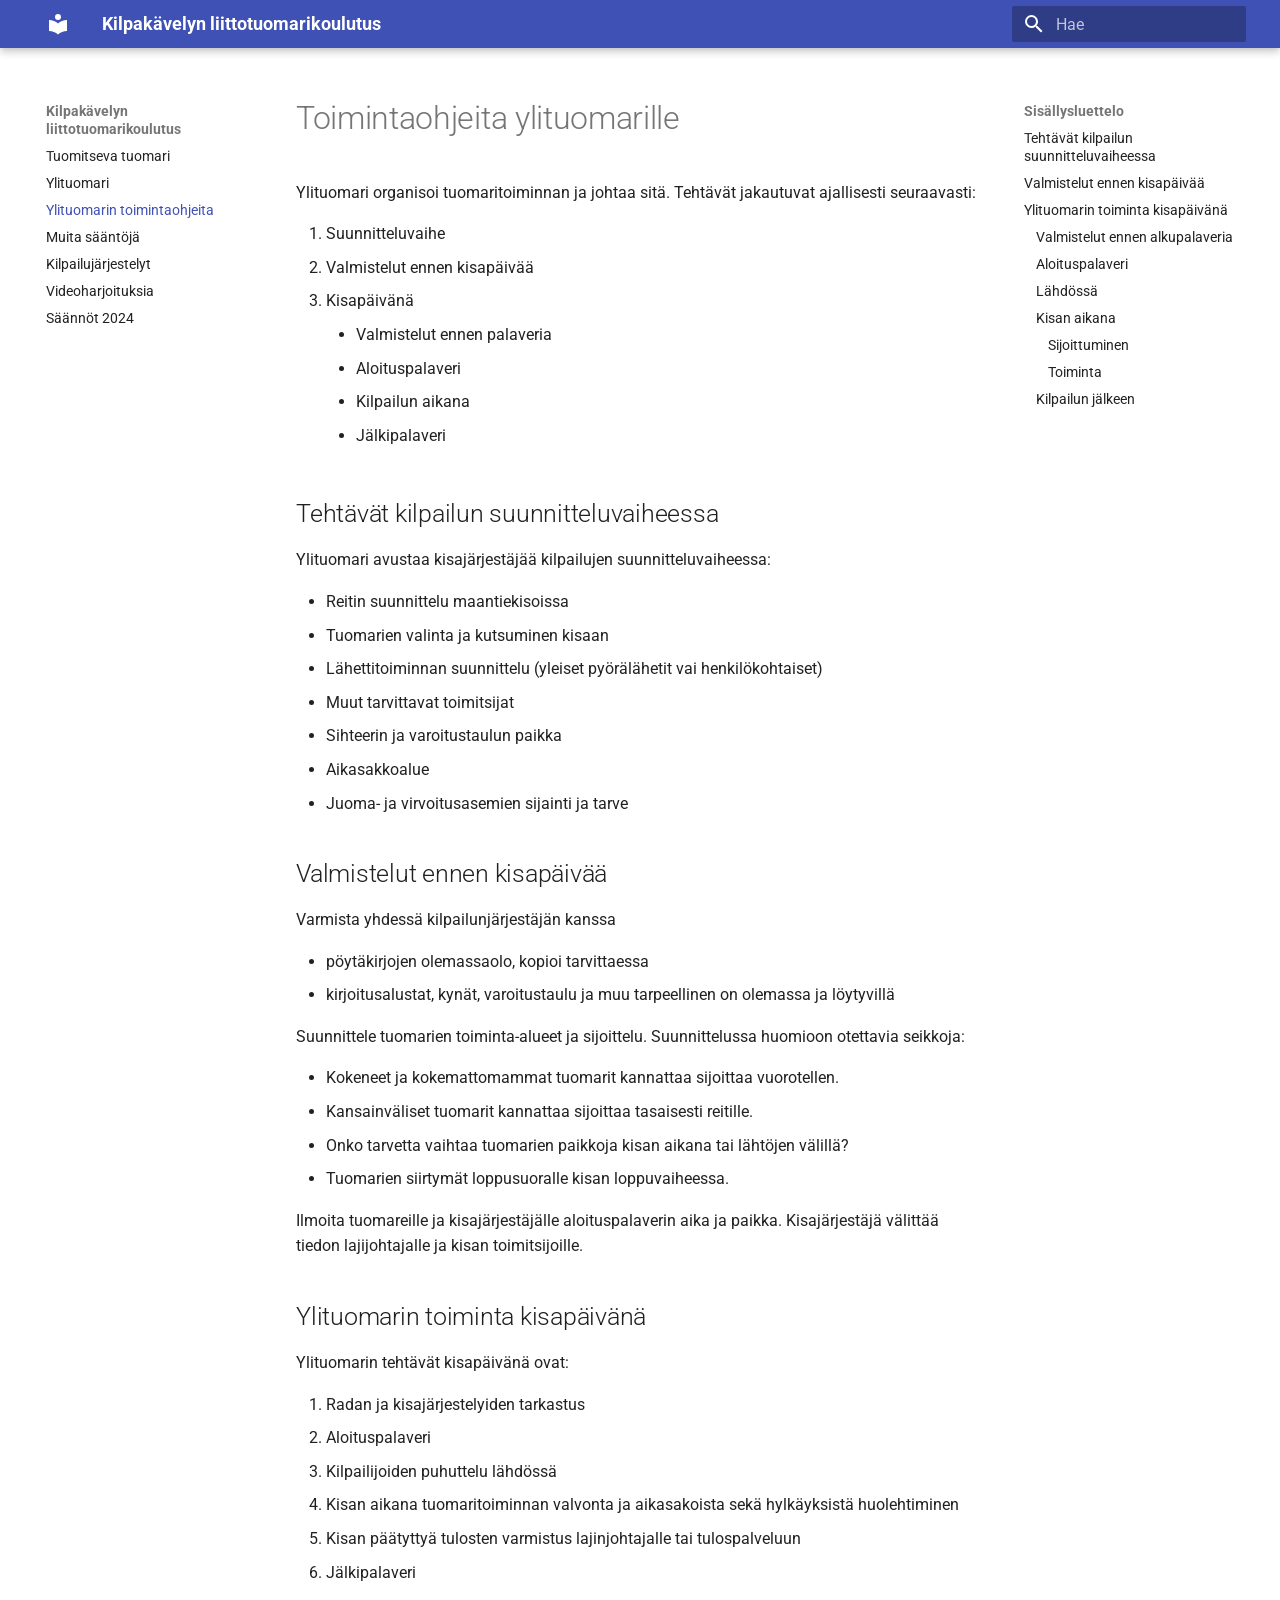
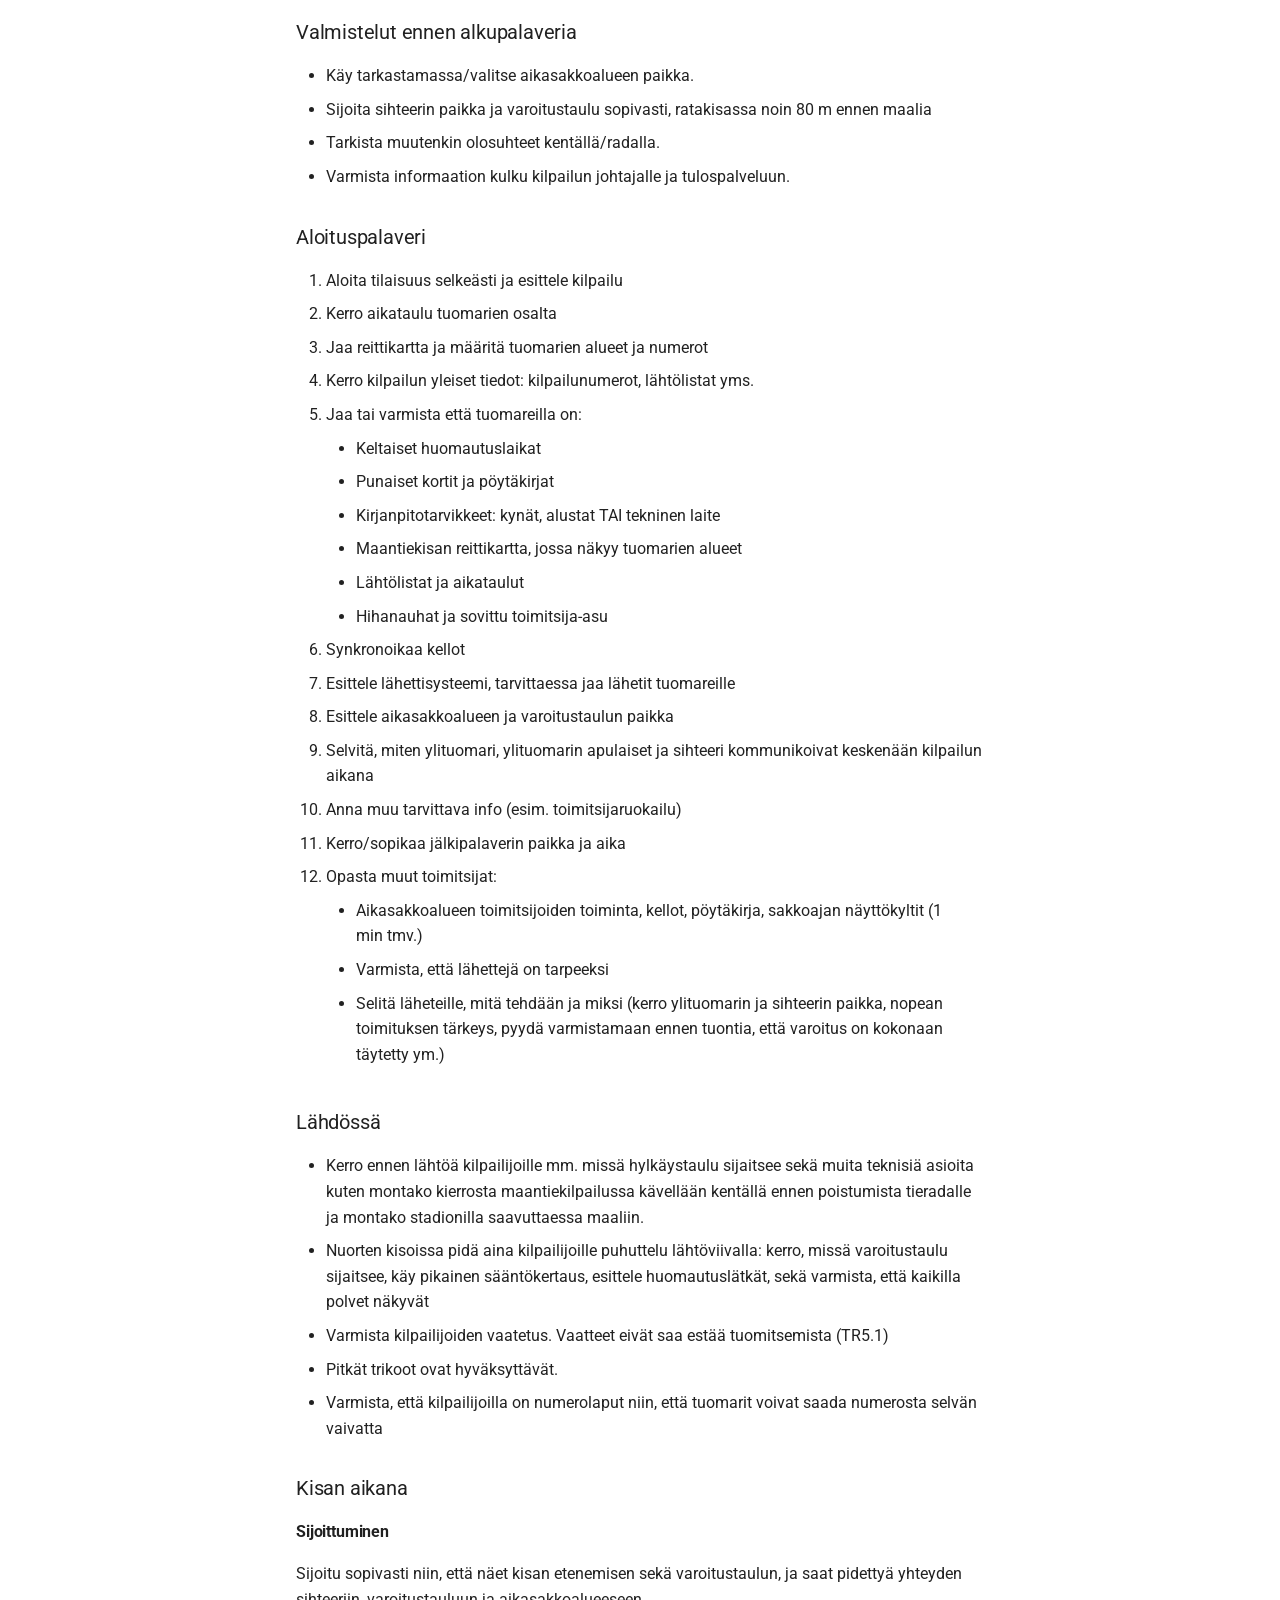
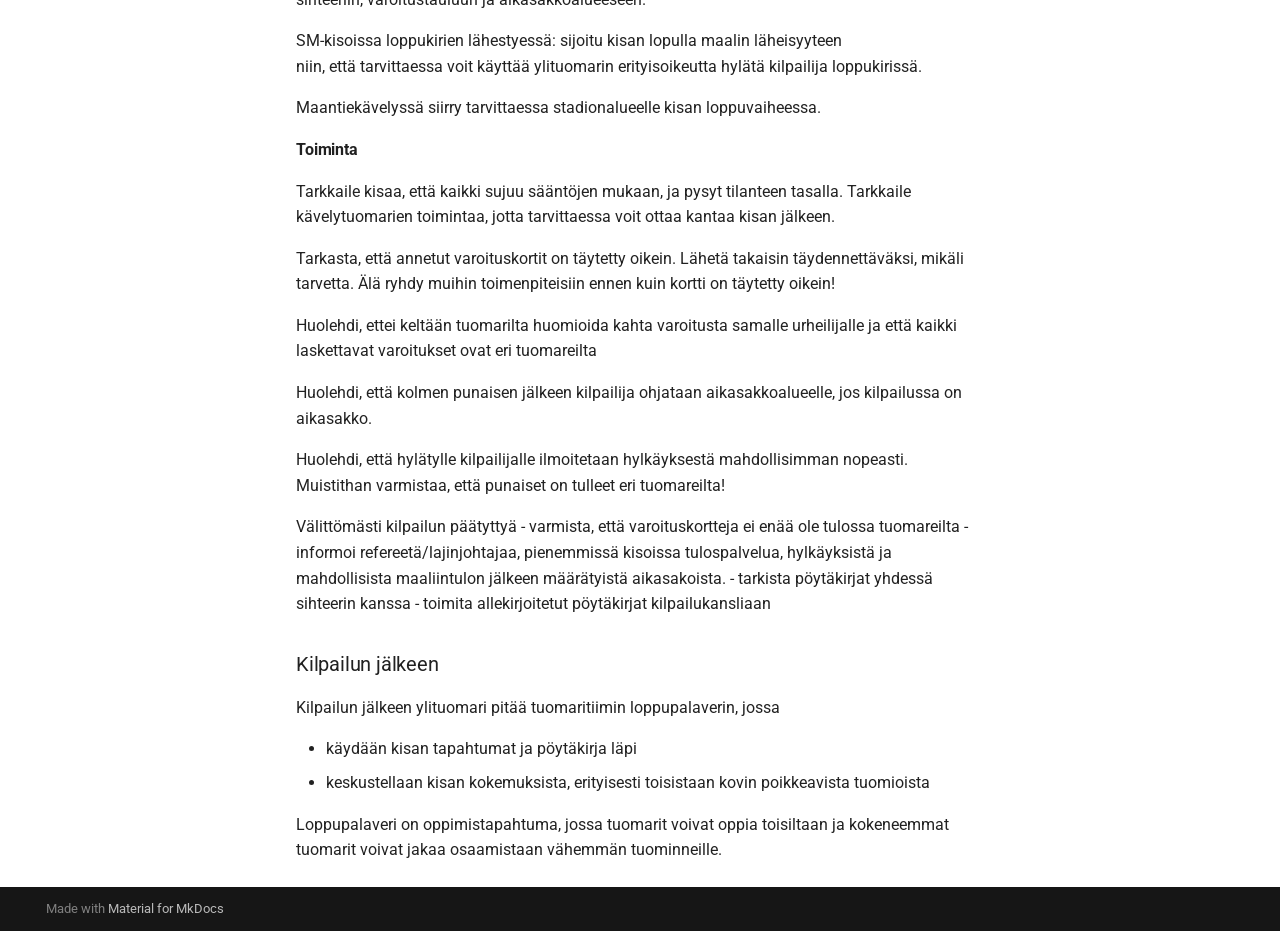
<file: ylituomarin_toiminta/index.html>
<!doctype html>
<html lang="fi" class="no-js">
  <head>
    
      <meta charset="utf-8">
      <meta name="viewport" content="width=device-width,initial-scale=1">
      
      
      
      
        <link rel="prev" href="../ylituomari/">
      
      
        <link rel="next" href="../muita_saantoja/">
      
      
      <link rel="icon" href="../assets/images/favicon.png">
      <meta name="generator" content="mkdocs-1.6.1, mkdocs-material-9.6.12">
    
    
      
        <title>Ylituomarin toimintaohjeita - Kilpakävelyn liittotuomarikoulutus</title>
      
    
    
      <link rel="stylesheet" href="../assets/stylesheets/main.2afb09e1.min.css">
      
      


    
    
      
    
    
      
        
        
        <link rel="preconnect" href="https://fonts.gstatic.com" crossorigin>
        <link rel="stylesheet" href="https://fonts.googleapis.com/css?family=Roboto:300,300i,400,400i,700,700i%7CRoboto+Mono:400,400i,700,700i&display=fallback">
        <style>:root{--md-text-font:"Roboto";--md-code-font:"Roboto Mono"}</style>
      
    
    
      <link rel="stylesheet" href="../stylesheets/extra.css">
    
    <script>__md_scope=new URL("..",location),__md_hash=e=>[...e].reduce(((e,_)=>(e<<5)-e+_.charCodeAt(0)),0),__md_get=(e,_=localStorage,t=__md_scope)=>JSON.parse(_.getItem(t.pathname+"."+e)),__md_set=(e,_,t=localStorage,a=__md_scope)=>{try{t.setItem(a.pathname+"."+e,JSON.stringify(_))}catch(e){}}</script>
    
      

    
    
    
   <link href="../assets/stylesheets/glightbox.min.css" rel="stylesheet"/><style>
    html.glightbox-open { overflow: initial; height: 100%; }
    .gslide-title { margin-top: 0px; user-select: text; }
    .gslide-desc { color: #666; user-select: text; }
    .gslide-image img { background: white; }
    .gscrollbar-fixer { padding-right: 15px; }
    .gdesc-inner { font-size: 0.75rem; }
    body[data-md-color-scheme="slate"] .gdesc-inner { background: var(--md-default-bg-color);}
    body[data-md-color-scheme="slate"] .gslide-title { color: var(--md-default-fg-color);}
    body[data-md-color-scheme="slate"] .gslide-desc { color: var(--md-default-fg-color);}</style> <script src="../assets/javascripts/glightbox.min.js"></script></head>
  
  
    <body dir="ltr">
  
    
    <input class="md-toggle" data-md-toggle="drawer" type="checkbox" id="__drawer" autocomplete="off">
    <input class="md-toggle" data-md-toggle="search" type="checkbox" id="__search" autocomplete="off">
    <label class="md-overlay" for="__drawer"></label>
    <div data-md-component="skip">
      
        
        <a href="#toimintaohjeita-ylituomarille" class="md-skip">
          Hyppää sisältöön
        </a>
      
    </div>
    <div data-md-component="announce">
      
    </div>
    
    
      

  

<header class="md-header md-header--shadow" data-md-component="header">
  <nav class="md-header__inner md-grid" aria-label="Ylätunniste">
    <a href=".." title="Kilpakävelyn liittotuomarikoulutus" class="md-header__button md-logo" aria-label="Kilpakävelyn liittotuomarikoulutus" data-md-component="logo">
      
  
  <svg xmlns="http://www.w3.org/2000/svg" viewBox="0 0 24 24"><path d="M12 8a3 3 0 0 0 3-3 3 3 0 0 0-3-3 3 3 0 0 0-3 3 3 3 0 0 0 3 3m0 3.54C9.64 9.35 6.5 8 3 8v11c3.5 0 6.64 1.35 9 3.54 2.36-2.19 5.5-3.54 9-3.54V8c-3.5 0-6.64 1.35-9 3.54"/></svg>

    </a>
    <label class="md-header__button md-icon" for="__drawer">
      
      <svg xmlns="http://www.w3.org/2000/svg" viewBox="0 0 24 24"><path d="M3 6h18v2H3zm0 5h18v2H3zm0 5h18v2H3z"/></svg>
    </label>
    <div class="md-header__title" data-md-component="header-title">
      <div class="md-header__ellipsis">
        <div class="md-header__topic">
          <span class="md-ellipsis">
            Kilpakävelyn liittotuomarikoulutus
          </span>
        </div>
        <div class="md-header__topic" data-md-component="header-topic">
          <span class="md-ellipsis">
            
              Ylituomarin toimintaohjeita
            
          </span>
        </div>
      </div>
    </div>
    
    
      <script>var palette=__md_get("__palette");if(palette&&palette.color){if("(prefers-color-scheme)"===palette.color.media){var media=matchMedia("(prefers-color-scheme: light)"),input=document.querySelector(media.matches?"[data-md-color-media='(prefers-color-scheme: light)']":"[data-md-color-media='(prefers-color-scheme: dark)']");palette.color.media=input.getAttribute("data-md-color-media"),palette.color.scheme=input.getAttribute("data-md-color-scheme"),palette.color.primary=input.getAttribute("data-md-color-primary"),palette.color.accent=input.getAttribute("data-md-color-accent")}for(var[key,value]of Object.entries(palette.color))document.body.setAttribute("data-md-color-"+key,value)}</script>
    
    
    
      
      
        <label class="md-header__button md-icon" for="__search">
          
          <svg xmlns="http://www.w3.org/2000/svg" viewBox="0 0 24 24"><path d="M9.5 3A6.5 6.5 0 0 1 16 9.5c0 1.61-.59 3.09-1.56 4.23l.27.27h.79l5 5-1.5 1.5-5-5v-.79l-.27-.27A6.52 6.52 0 0 1 9.5 16 6.5 6.5 0 0 1 3 9.5 6.5 6.5 0 0 1 9.5 3m0 2C7 5 5 7 5 9.5S7 14 9.5 14 14 12 14 9.5 12 5 9.5 5"/></svg>
        </label>
        <div class="md-search" data-md-component="search" role="dialog">
  <label class="md-search__overlay" for="__search"></label>
  <div class="md-search__inner" role="search">
    <form class="md-search__form" name="search">
      <input type="text" class="md-search__input" name="query" aria-label="Hae" placeholder="Hae" autocapitalize="off" autocorrect="off" autocomplete="off" spellcheck="false" data-md-component="search-query" required>
      <label class="md-search__icon md-icon" for="__search">
        
        <svg xmlns="http://www.w3.org/2000/svg" viewBox="0 0 24 24"><path d="M9.5 3A6.5 6.5 0 0 1 16 9.5c0 1.61-.59 3.09-1.56 4.23l.27.27h.79l5 5-1.5 1.5-5-5v-.79l-.27-.27A6.52 6.52 0 0 1 9.5 16 6.5 6.5 0 0 1 3 9.5 6.5 6.5 0 0 1 9.5 3m0 2C7 5 5 7 5 9.5S7 14 9.5 14 14 12 14 9.5 12 5 9.5 5"/></svg>
        
        <svg xmlns="http://www.w3.org/2000/svg" viewBox="0 0 24 24"><path d="M20 11v2H8l5.5 5.5-1.42 1.42L4.16 12l7.92-7.92L13.5 5.5 8 11z"/></svg>
      </label>
      <nav class="md-search__options" aria-label="Haku">
        
        <button type="reset" class="md-search__icon md-icon" title="Tyhjää" aria-label="Tyhjää" tabindex="-1">
          
          <svg xmlns="http://www.w3.org/2000/svg" viewBox="0 0 24 24"><path d="M19 6.41 17.59 5 12 10.59 6.41 5 5 6.41 10.59 12 5 17.59 6.41 19 12 13.41 17.59 19 19 17.59 13.41 12z"/></svg>
        </button>
      </nav>
      
        <div class="md-search__suggest" data-md-component="search-suggest"></div>
      
    </form>
    <div class="md-search__output">
      <div class="md-search__scrollwrap" tabindex="0" data-md-scrollfix>
        <div class="md-search-result" data-md-component="search-result">
          <div class="md-search-result__meta">
            Aloitetaan hakua
          </div>
          <ol class="md-search-result__list" role="presentation"></ol>
        </div>
      </div>
    </div>
  </div>
</div>
      
    
    
  </nav>
  
</header>
    
    <div class="md-container" data-md-component="container">
      
      
        
          
        
      
      <main class="md-main" data-md-component="main">
        <div class="md-main__inner md-grid">
          
            
              
              <div class="md-sidebar md-sidebar--primary" data-md-component="sidebar" data-md-type="navigation" >
                <div class="md-sidebar__scrollwrap">
                  <div class="md-sidebar__inner">
                    



<nav class="md-nav md-nav--primary" aria-label="Navigaatio" data-md-level="0">
  <label class="md-nav__title" for="__drawer">
    <a href=".." title="Kilpakävelyn liittotuomarikoulutus" class="md-nav__button md-logo" aria-label="Kilpakävelyn liittotuomarikoulutus" data-md-component="logo">
      
  
  <svg xmlns="http://www.w3.org/2000/svg" viewBox="0 0 24 24"><path d="M12 8a3 3 0 0 0 3-3 3 3 0 0 0-3-3 3 3 0 0 0-3 3 3 3 0 0 0 3 3m0 3.54C9.64 9.35 6.5 8 3 8v11c3.5 0 6.64 1.35 9 3.54 2.36-2.19 5.5-3.54 9-3.54V8c-3.5 0-6.64 1.35-9 3.54"/></svg>

    </a>
    Kilpakävelyn liittotuomarikoulutus
  </label>
  
  <ul class="md-nav__list" data-md-scrollfix>
    
      
      
  
  
  
  
    <li class="md-nav__item">
      <a href="../tuomari_kertaus/" class="md-nav__link">
        
  
  
  <span class="md-ellipsis">
    Tuomitseva tuomari
    
  </span>
  

      </a>
    </li>
  

    
      
      
  
  
  
  
    <li class="md-nav__item">
      <a href="../ylituomari/" class="md-nav__link">
        
  
  
  <span class="md-ellipsis">
    Ylituomari
    
  </span>
  

      </a>
    </li>
  

    
      
      
  
  
    
  
  
  
    <li class="md-nav__item md-nav__item--active">
      
      <input class="md-nav__toggle md-toggle" type="checkbox" id="__toc">
      
      
        
      
      
        <label class="md-nav__link md-nav__link--active" for="__toc">
          
  
  
  <span class="md-ellipsis">
    Ylituomarin toimintaohjeita
    
  </span>
  

          <span class="md-nav__icon md-icon"></span>
        </label>
      
      <a href="./" class="md-nav__link md-nav__link--active">
        
  
  
  <span class="md-ellipsis">
    Ylituomarin toimintaohjeita
    
  </span>
  

      </a>
      
        

<nav class="md-nav md-nav--secondary" aria-label="Sisällysluettelo">
  
  
  
    
  
  
    <label class="md-nav__title" for="__toc">
      <span class="md-nav__icon md-icon"></span>
      Sisällysluettelo
    </label>
    <ul class="md-nav__list" data-md-component="toc" data-md-scrollfix>
      
        <li class="md-nav__item">
  <a href="#tehtavat-kilpailun-suunnitteluvaiheessa" class="md-nav__link">
    <span class="md-ellipsis">
      Tehtävät kilpailun suunnitteluvaiheessa
    </span>
  </a>
  
</li>
      
        <li class="md-nav__item">
  <a href="#valmistelut-ennen-kisapaivaa" class="md-nav__link">
    <span class="md-ellipsis">
      Valmistelut ennen kisapäivää
    </span>
  </a>
  
</li>
      
        <li class="md-nav__item">
  <a href="#ylituomarin-toiminta-kisapaivana" class="md-nav__link">
    <span class="md-ellipsis">
      Ylituomarin toiminta kisapäivänä
    </span>
  </a>
  
    <nav class="md-nav" aria-label="Ylituomarin toiminta kisapäivänä">
      <ul class="md-nav__list">
        
          <li class="md-nav__item">
  <a href="#valmistelut-ennen-alkupalaveria" class="md-nav__link">
    <span class="md-ellipsis">
      Valmistelut ennen alkupalaveria
    </span>
  </a>
  
</li>
        
          <li class="md-nav__item">
  <a href="#aloituspalaveri" class="md-nav__link">
    <span class="md-ellipsis">
      Aloituspalaveri
    </span>
  </a>
  
</li>
        
          <li class="md-nav__item">
  <a href="#lahdossa" class="md-nav__link">
    <span class="md-ellipsis">
      Lähdössä
    </span>
  </a>
  
</li>
        
          <li class="md-nav__item">
  <a href="#kisan-aikana" class="md-nav__link">
    <span class="md-ellipsis">
      Kisan aikana
    </span>
  </a>
  
    <nav class="md-nav" aria-label="Kisan aikana">
      <ul class="md-nav__list">
        
          <li class="md-nav__item">
  <a href="#sijoittuminen" class="md-nav__link">
    <span class="md-ellipsis">
      Sijoittuminen
    </span>
  </a>
  
</li>
        
          <li class="md-nav__item">
  <a href="#toiminta" class="md-nav__link">
    <span class="md-ellipsis">
      Toiminta
    </span>
  </a>
  
</li>
        
      </ul>
    </nav>
  
</li>
        
          <li class="md-nav__item">
  <a href="#kilpailun-jalkeen" class="md-nav__link">
    <span class="md-ellipsis">
      Kilpailun jälkeen
    </span>
  </a>
  
</li>
        
      </ul>
    </nav>
  
</li>
      
    </ul>
  
</nav>
      
    </li>
  

    
      
      
  
  
  
  
    <li class="md-nav__item">
      <a href="../muita_saantoja/" class="md-nav__link">
        
  
  
  <span class="md-ellipsis">
    Muita sääntöjä
    
  </span>
  

      </a>
    </li>
  

    
      
      
  
  
  
  
    <li class="md-nav__item">
      <a href="../kilpailujarjestelyt/" class="md-nav__link">
        
  
  
  <span class="md-ellipsis">
    Kilpailujärjestelyt
    
  </span>
  

      </a>
    </li>
  

    
      
      
  
  
  
  
    <li class="md-nav__item">
      <a href="../videoharjoituksia/" class="md-nav__link">
        
  
  
  <span class="md-ellipsis">
    Videoharjoituksia
    
  </span>
  

      </a>
    </li>
  

    
      
      
  
  
  
  
    <li class="md-nav__item">
      <a href="../saannot/" class="md-nav__link">
        
  
  
  <span class="md-ellipsis">
    Säännöt 2024
    
  </span>
  

      </a>
    </li>
  

    
  </ul>
</nav>
                  </div>
                </div>
              </div>
            
            
              
              <div class="md-sidebar md-sidebar--secondary" data-md-component="sidebar" data-md-type="toc" >
                <div class="md-sidebar__scrollwrap">
                  <div class="md-sidebar__inner">
                    

<nav class="md-nav md-nav--secondary" aria-label="Sisällysluettelo">
  
  
  
    
  
  
    <label class="md-nav__title" for="__toc">
      <span class="md-nav__icon md-icon"></span>
      Sisällysluettelo
    </label>
    <ul class="md-nav__list" data-md-component="toc" data-md-scrollfix>
      
        <li class="md-nav__item">
  <a href="#tehtavat-kilpailun-suunnitteluvaiheessa" class="md-nav__link">
    <span class="md-ellipsis">
      Tehtävät kilpailun suunnitteluvaiheessa
    </span>
  </a>
  
</li>
      
        <li class="md-nav__item">
  <a href="#valmistelut-ennen-kisapaivaa" class="md-nav__link">
    <span class="md-ellipsis">
      Valmistelut ennen kisapäivää
    </span>
  </a>
  
</li>
      
        <li class="md-nav__item">
  <a href="#ylituomarin-toiminta-kisapaivana" class="md-nav__link">
    <span class="md-ellipsis">
      Ylituomarin toiminta kisapäivänä
    </span>
  </a>
  
    <nav class="md-nav" aria-label="Ylituomarin toiminta kisapäivänä">
      <ul class="md-nav__list">
        
          <li class="md-nav__item">
  <a href="#valmistelut-ennen-alkupalaveria" class="md-nav__link">
    <span class="md-ellipsis">
      Valmistelut ennen alkupalaveria
    </span>
  </a>
  
</li>
        
          <li class="md-nav__item">
  <a href="#aloituspalaveri" class="md-nav__link">
    <span class="md-ellipsis">
      Aloituspalaveri
    </span>
  </a>
  
</li>
        
          <li class="md-nav__item">
  <a href="#lahdossa" class="md-nav__link">
    <span class="md-ellipsis">
      Lähdössä
    </span>
  </a>
  
</li>
        
          <li class="md-nav__item">
  <a href="#kisan-aikana" class="md-nav__link">
    <span class="md-ellipsis">
      Kisan aikana
    </span>
  </a>
  
    <nav class="md-nav" aria-label="Kisan aikana">
      <ul class="md-nav__list">
        
          <li class="md-nav__item">
  <a href="#sijoittuminen" class="md-nav__link">
    <span class="md-ellipsis">
      Sijoittuminen
    </span>
  </a>
  
</li>
        
          <li class="md-nav__item">
  <a href="#toiminta" class="md-nav__link">
    <span class="md-ellipsis">
      Toiminta
    </span>
  </a>
  
</li>
        
      </ul>
    </nav>
  
</li>
        
          <li class="md-nav__item">
  <a href="#kilpailun-jalkeen" class="md-nav__link">
    <span class="md-ellipsis">
      Kilpailun jälkeen
    </span>
  </a>
  
</li>
        
      </ul>
    </nav>
  
</li>
      
    </ul>
  
</nav>
                  </div>
                </div>
              </div>
            
          
          
            <div class="md-content" data-md-component="content">
              <article class="md-content__inner md-typeset">
                
                  



<h1 id="toimintaohjeita-ylituomarille">Toimintaohjeita ylituomarille</h1>
<p>Ylituomari organisoi tuomaritoiminnan ja johtaa sitä. Tehtävät jakautuvat ajallisesti seuraavasti:</p>
<ol>
<li>Suunnitteluvaihe</li>
<li>Valmistelut ennen kisapäivää</li>
<li>Kisapäivänä<ul>
<li>Valmistelut ennen palaveria</li>
<li>Aloituspalaveri</li>
<li>Kilpailun aikana</li>
<li>Jälkipalaveri</li>
</ul>
</li>
</ol>
<h2 id="tehtavat-kilpailun-suunnitteluvaiheessa">Tehtävät kilpailun suunnitteluvaiheessa</h2>
<p>Ylituomari avustaa kisajärjestäjää kilpailujen suunnitteluvaiheessa:</p>
<ul>
<li>Reitin suunnittelu maantiekisoissa</li>
<li>Tuomarien valinta ja kutsuminen kisaan</li>
<li>Lähettitoiminnan suunnittelu (yleiset pyörälähetit vai henkilökohtaiset)</li>
<li>Muut tarvittavat toimitsijat</li>
<li>Sihteerin ja varoitustaulun paikka</li>
<li>Aikasakkoalue </li>
<li>Juoma- ja virvoitusasemien sijainti ja tarve</li>
</ul>
<h2 id="valmistelut-ennen-kisapaivaa">Valmistelut ennen kisapäivää</h2>
<p>Varmista yhdessä kilpailunjärjestäjän kanssa</p>
<ul>
<li>pöytäkirjojen olemassaolo, kopioi tarvittaessa</li>
<li>kirjoitusalustat, kynät, varoitustaulu ja muu tarpeellinen on olemassa ja löytyvillä</li>
</ul>
<p>Suunnittele tuomarien toiminta-alueet ja sijoittelu. Suunnittelussa huomioon otettavia seikkoja:</p>
<ul>
<li>Kokeneet ja kokemattomammat tuomarit kannattaa sijoittaa vuorotellen.</li>
<li>Kansainväliset tuomarit kannattaa sijoittaa tasaisesti reitille.</li>
<li>Onko tarvetta vaihtaa tuomarien paikkoja kisan aikana tai lähtöjen välillä? </li>
<li>Tuomarien siirtymät loppusuoralle kisan loppuvaiheessa.</li>
</ul>
<p>Ilmoita tuomareille ja kisajärjestäjälle aloituspalaverin aika ja paikka. Kisajärjestäjä välittää tiedon lajijohtajalle ja kisan toimitsijoille.</p>
<h2 id="ylituomarin-toiminta-kisapaivana">Ylituomarin toiminta kisapäivänä</h2>
<p>Ylituomarin tehtävät kisapäivänä ovat:</p>
<ol>
<li>Radan ja kisajärjestelyiden tarkastus</li>
<li>Aloituspalaveri</li>
<li>Kilpailijoiden puhuttelu lähdössä</li>
<li>Kisan aikana tuomaritoiminnan valvonta ja aikasakoista sekä hylkäyksistä huolehtiminen</li>
<li>Kisan päätyttyä tulosten varmistus lajinjohtajalle tai tulospalveluun</li>
<li>Jälkipalaveri</li>
</ol>
<h3 id="valmistelut-ennen-alkupalaveria">Valmistelut ennen alkupalaveria</h3>
<ul>
<li>Käy tarkastamassa/valitse aikasakkoalueen paikka.</li>
<li>Sijoita sihteerin paikka ja varoitustaulu sopivasti, ratakisassa noin 80 m ennen maalia</li>
<li>Tarkista muutenkin olosuhteet kentällä/radalla.</li>
<li>Varmista informaation kulku kilpailun johtajalle ja tulospalveluun.</li>
</ul>
<h3 id="aloituspalaveri">Aloituspalaveri</h3>
<ol>
<li>Aloita tilaisuus selkeästi ja esittele kilpailu </li>
<li>Kerro aikataulu tuomarien osalta</li>
<li>Jaa reittikartta ja määritä tuomarien alueet ja numerot</li>
<li>Kerro kilpailun yleiset tiedot: kilpailunumerot, lähtölistat yms.</li>
<li>Jaa tai varmista että tuomareilla on:<ul>
<li>Keltaiset huomautuslaikat</li>
<li>Punaiset kortit ja pöytäkirjat</li>
<li>Kirjanpitotarvikkeet: kynät, alustat TAI tekninen laite</li>
<li>Maantiekisan reittikartta, jossa näkyy tuomarien alueet</li>
<li>Lähtölistat ja aikataulut</li>
<li>Hihanauhat ja sovittu toimitsija-asu</li>
</ul>
</li>
<li>Synkronoikaa kellot</li>
<li>Esittele lähettisysteemi, tarvittaessa jaa lähetit tuomareille</li>
<li>Esittele aikasakkoalueen ja varoitustaulun paikka</li>
<li>Selvitä, miten ylituomari, ylituomarin apulaiset ja sihteeri kommunikoivat keskenään kilpailun aikana</li>
<li>Anna muu tarvittava info (esim. toimitsijaruokailu)</li>
<li>Kerro/sopikaa jälkipalaverin paikka ja aika</li>
<li>Opasta muut toimitsijat:<ul>
<li>Aikasakkoalueen toimitsijoiden toiminta, kellot, pöytäkirja, sakkoajan näyttökyltit (1 min tmv.)</li>
<li>Varmista, että lähettejä on tarpeeksi</li>
<li>Selitä läheteille, mitä tehdään ja miksi (kerro ylituomarin ja sihteerin paikka, nopean toimituksen tärkeys, pyydä varmistamaan ennen tuontia, että varoitus on kokonaan täytetty ym.)</li>
</ul>
</li>
</ol>
<h3 id="lahdossa">Lähdössä</h3>
<ul>
<li>Kerro ennen lähtöä kilpailijoille mm. missä hylkäystaulu sijaitsee sekä muita teknisiä asioita kuten montako kierrosta maantiekilpailussa kävellään kentällä ennen poistumista tieradalle ja montako stadionilla saavuttaessa maaliin. </li>
<li>Nuorten kisoissa pidä aina kilpailijoille puhuttelu lähtöviivalla: kerro, missä varoitustaulu sijaitsee, käy pikainen sääntökertaus, esittele huomautuslätkät, sekä varmista, että kaikilla polvet näkyvät</li>
<li>Varmista kilpailijoiden vaatetus. Vaatteet eivät saa estää tuomitsemista (TR5.1)</li>
<li>Pitkät trikoot ovat hyväksyttävät.</li>
<li>Varmista, että kilpailijoilla on numerolaput niin, että tuomarit voivat saada numerosta selvän vaivatta</li>
</ul>
<h3 id="kisan-aikana">Kisan aikana</h3>
<h4 id="sijoittuminen">Sijoittuminen</h4>
<p>Sijoitu sopivasti niin, että näet kisan etenemisen sekä varoitustaulun, ja saat pidettyä yhteyden sihteeriin, varoitustauluun ja aikasakkoalueeseen.</p>
<p>SM-kisoissa loppukirien lähestyessä: sijoitu kisan lopulla maalin läheisyyteen niin, että tarvittaessa voit käyttää ylituomarin erityisoikeutta hylätä kilpailija loppukirissä.</p>
<p>Maantiekävelyssä siirry tarvittaessa stadionalueelle kisan loppuvaiheessa.</p>
<h4 id="toiminta">Toiminta</h4>
<p>Tarkkaile kisaa, että kaikki sujuu sääntöjen mukaan, ja pysyt tilanteen tasalla. Tarkkaile kävelytuomarien toimintaa, jotta tarvittaessa voit ottaa kantaa kisan jälkeen.</p>
<p>Tarkasta, että annetut varoituskortit on täytetty oikein. Lähetä takaisin täydennettäväksi, mikäli tarvetta. Älä ryhdy muihin toimenpiteisiin ennen kuin kortti on täytetty oikein!</p>
<p>Huolehdi, ettei keltään tuomarilta huomioida kahta varoitusta samalle urheilijalle ja että kaikki laskettavat varoitukset ovat eri tuomareilta</p>
<p>Huolehdi, että kolmen punaisen jälkeen kilpailija ohjataan aikasakkoalueelle, jos kilpailussa on aikasakko.</p>
<p>Huolehdi, että hylätylle kilpailijalle ilmoitetaan hylkäyksestä mahdollisimman nopeasti. Muistithan varmistaa, että punaiset on tulleet eri tuomareilta! </p>
<p>Välittömästi kilpailun päätyttyä 
- varmista, että varoituskortteja ei enää ole tulossa tuomareilta
- informoi refereetä/lajinjohtajaa, pienemmissä kisoissa tulospalvelua, hylkäyksistä ja mahdollisista maaliintulon jälkeen määrätyistä aikasakoista.
- tarkista pöytäkirjat yhdessä sihteerin kanssa
- toimita allekirjoitetut pöytäkirjat kilpailukansliaan</p>
<h3 id="kilpailun-jalkeen">Kilpailun jälkeen</h3>
<p>Kilpailun jälkeen ylituomari pitää tuomaritiimin loppupalaverin, jossa</p>
<ul>
<li>käydään kisan tapahtumat ja pöytäkirja läpi</li>
<li>keskustellaan kisan kokemuksista, erityisesti toisistaan kovin poikkeavista tuomioista</li>
</ul>
<p>Loppupalaveri on oppimistapahtuma, jossa tuomarit voivat oppia toisiltaan ja kokeneemmat tuomarit voivat jakaa osaamistaan vähemmän tuominneille.</p>












                
              </article>
            </div>
          
          
<script>var target=document.getElementById(location.hash.slice(1));target&&target.name&&(target.checked=target.name.startsWith("__tabbed_"))</script>
        </div>
        
      </main>
      
        <footer class="md-footer">
  
  <div class="md-footer-meta md-typeset">
    <div class="md-footer-meta__inner md-grid">
      <div class="md-copyright">
  
  
    Made with
    <a href="https://squidfunk.github.io/mkdocs-material/" target="_blank" rel="noopener">
      Material for MkDocs
    </a>
  
</div>
      
    </div>
  </div>
</footer>
      
    </div>
    <div class="md-dialog" data-md-component="dialog">
      <div class="md-dialog__inner md-typeset"></div>
    </div>
    
    
    
      
      <script id="__config" type="application/json">{"base": "..", "features": ["search.suggest", "search.highlight"], "search": "../assets/javascripts/workers/search.f8cc74c7.min.js", "tags": null, "translations": {"clipboard.copied": "Kopioitu leikep\u00f6yd\u00e4lle", "clipboard.copy": "Kopioi leikep\u00f6yd\u00e4lle", "search.result.more.one": "1 lis\u00e4\u00e4 t\u00e4ll\u00e4 sivulla", "search.result.more.other": "# lis\u00e4\u00e4 t\u00e4ll\u00e4 sivulla", "search.result.none": "Ei t\u00e4sm\u00e4\u00e4vi\u00e4 dokumentteja", "search.result.one": "1 t\u00e4sm\u00e4\u00e4v\u00e4 dokumentti", "search.result.other": "# t\u00e4sm\u00e4\u00e4v\u00e4\u00e4 dokumenttia", "search.result.placeholder": "Kirjoita aloittaaksesi haun", "search.result.term.missing": "Puuttuu", "select.version": "Valitse versio"}, "version": null}</script>
    
    
      <script src="../assets/javascripts/bundle.c8b220af.min.js"></script>
      
    
  <script id="init-glightbox">const lightbox = GLightbox({"touchNavigation": true, "loop": false, "zoomable": true, "draggable": true, "openEffect": "zoom", "closeEffect": "zoom", "slideEffect": "slide"});
document$.subscribe(() => { lightbox.reload() });
</script></body>
</html>
</file>
<file: stylesheets/extra.css>
.rule_comment {
  color: green;
  font-style: italic;
}

.rule_number {
  color: black !important;
  font-weight: bold;
}
</file>
<file: assets/stylesheets/main.2afb09e1.min.css>
@charset "UTF-8";html{-webkit-text-size-adjust:none;-moz-text-size-adjust:none;text-size-adjust:none;box-sizing:border-box}*,:after,:before{box-sizing:inherit}@media (prefers-reduced-motion){*,:after,:before{transition:none!important}}body{margin:0}a,button,input,label{-webkit-tap-highlight-color:transparent}a{color:inherit;text-decoration:none}hr{border:0;box-sizing:initial;display:block;height:.05rem;overflow:visible;padding:0}small{font-size:80%}sub,sup{line-height:1em}img{border-style:none}table{border-collapse:initial;border-spacing:0}td,th{font-weight:400;vertical-align:top}button{background:#0000;border:0;font-family:inherit;font-size:inherit;margin:0;padding:0}input{border:0;outline:none}:root{--md-primary-fg-color:#4051b5;--md-primary-fg-color--light:#5d6cc0;--md-primary-fg-color--dark:#303fa1;--md-primary-bg-color:#fff;--md-primary-bg-color--light:#ffffffb3;--md-accent-fg-color:#526cfe;--md-accent-fg-color--transparent:#526cfe1a;--md-accent-bg-color:#fff;--md-accent-bg-color--light:#ffffffb3}[data-md-color-scheme=default]{color-scheme:light}[data-md-color-scheme=default] img[src$="#gh-dark-mode-only"],[data-md-color-scheme=default] img[src$="#only-dark"]{display:none}:root,[data-md-color-scheme=default]{--md-hue:225deg;--md-default-fg-color:#000000de;--md-default-fg-color--light:#0000008a;--md-default-fg-color--lighter:#00000052;--md-default-fg-color--lightest:#00000012;--md-default-bg-color:#fff;--md-default-bg-color--light:#ffffffb3;--md-default-bg-color--lighter:#ffffff4d;--md-default-bg-color--lightest:#ffffff1f;--md-code-fg-color:#36464e;--md-code-bg-color:#f5f5f5;--md-code-hl-color:#4287ff;--md-code-hl-color--light:#4287ff1a;--md-code-hl-number-color:#d52a2a;--md-code-hl-special-color:#db1457;--md-code-hl-function-color:#a846b9;--md-code-hl-constant-color:#6e59d9;--md-code-hl-keyword-color:#3f6ec6;--md-code-hl-string-color:#1c7d4d;--md-code-hl-name-color:var(--md-code-fg-color);--md-code-hl-operator-color:var(--md-default-fg-color--light);--md-code-hl-punctuation-color:var(--md-default-fg-color--light);--md-code-hl-comment-color:var(--md-default-fg-color--light);--md-code-hl-generic-color:var(--md-default-fg-color--light);--md-code-hl-variable-color:var(--md-default-fg-color--light);--md-typeset-color:var(--md-default-fg-color);--md-typeset-a-color:var(--md-primary-fg-color);--md-typeset-del-color:#f5503d26;--md-typeset-ins-color:#0bd57026;--md-typeset-kbd-color:#fafafa;--md-typeset-kbd-accent-color:#fff;--md-typeset-kbd-border-color:#b8b8b8;--md-typeset-mark-color:#ffff0080;--md-typeset-table-color:#0000001f;--md-typeset-table-color--light:rgba(0,0,0,.035);--md-admonition-fg-color:var(--md-default-fg-color);--md-admonition-bg-color:var(--md-default-bg-color);--md-warning-fg-color:#000000de;--md-warning-bg-color:#ff9;--md-footer-fg-color:#fff;--md-footer-fg-color--light:#ffffffb3;--md-footer-fg-color--lighter:#ffffff73;--md-footer-bg-color:#000000de;--md-footer-bg-color--dark:#00000052;--md-shadow-z1:0 0.2rem 0.5rem #0000000d,0 0 0.05rem #0000001a;--md-shadow-z2:0 0.2rem 0.5rem #0000001a,0 0 0.05rem #00000040;--md-shadow-z3:0 0.2rem 0.5rem #0003,0 0 0.05rem #00000059}.md-icon svg{fill:currentcolor;display:block;height:1.2rem;width:1.2rem}body{-webkit-font-smoothing:antialiased;-moz-osx-font-smoothing:grayscale;--md-text-font-family:var(--md-text-font,_),-apple-system,BlinkMacSystemFont,Helvetica,Arial,sans-serif;--md-code-font-family:var(--md-code-font,_),SFMono-Regular,Consolas,Menlo,monospace}aside,body,input{font-feature-settings:"kern","liga";color:var(--md-typeset-color);font-family:var(--md-text-font-family)}code,kbd,pre{font-feature-settings:"kern";font-family:var(--md-code-font-family)}:root{--md-typeset-table-sort-icon:url('data:image/svg+xml;charset=utf-8,<svg xmlns="http://www.w3.org/2000/svg" viewBox="0 0 24 24"><path d="m18 21-4-4h3V7h-3l4-4 4 4h-3v10h3M2 19v-2h10v2M2 13v-2h7v2M2 7V5h4v2z"/></svg>');--md-typeset-table-sort-icon--asc:url('data:image/svg+xml;charset=utf-8,<svg xmlns="http://www.w3.org/2000/svg" viewBox="0 0 24 24"><path d="M19 17h3l-4 4-4-4h3V3h2M2 17h10v2H2M6 5v2H2V5m0 6h7v2H2z"/></svg>');--md-typeset-table-sort-icon--desc:url('data:image/svg+xml;charset=utf-8,<svg xmlns="http://www.w3.org/2000/svg" viewBox="0 0 24 24"><path d="M19 7h3l-4-4-4 4h3v14h2M2 17h10v2H2M6 5v2H2V5m0 6h7v2H2z"/></svg>')}.md-typeset{-webkit-print-color-adjust:exact;color-adjust:exact;font-size:.8rem;line-height:1.6;overflow-wrap:break-word}@media print{.md-typeset{font-size:.68rem}}.md-typeset blockquote,.md-typeset dl,.md-typeset figure,.md-typeset ol,.md-typeset pre,.md-typeset ul{margin-bottom:1em;margin-top:1em}.md-typeset h1{color:var(--md-default-fg-color--light);font-size:2em;line-height:1.3;margin:0 0 1.25em}.md-typeset h1,.md-typeset h2{font-weight:300;letter-spacing:-.01em}.md-typeset h2{font-size:1.5625em;line-height:1.4;margin:1.6em 0 .64em}.md-typeset h3{font-size:1.25em;font-weight:400;letter-spacing:-.01em;line-height:1.5;margin:1.6em 0 .8em}.md-typeset h2+h3{margin-top:.8em}.md-typeset h4{font-weight:700;letter-spacing:-.01em;margin:1em 0}.md-typeset h5,.md-typeset h6{color:var(--md-default-fg-color--light);font-size:.8em;font-weight:700;letter-spacing:-.01em;margin:1.25em 0}.md-typeset h5{text-transform:uppercase}.md-typeset h5 code{text-transform:none}.md-typeset hr{border-bottom:.05rem solid var(--md-default-fg-color--lightest);display:flow-root;margin:1.5em 0}.md-typeset a{color:var(--md-typeset-a-color);word-break:break-word}.md-typeset a,.md-typeset a:before{transition:color 125ms}.md-typeset a:focus,.md-typeset a:hover{color:var(--md-accent-fg-color)}.md-typeset a:focus code,.md-typeset a:hover code{background-color:var(--md-accent-fg-color--transparent)}.md-typeset a code{color:currentcolor;transition:background-color 125ms}.md-typeset a.focus-visible{outline-color:var(--md-accent-fg-color);outline-offset:.2rem}.md-typeset code,.md-typeset kbd,.md-typeset pre{color:var(--md-code-fg-color);direction:ltr;font-variant-ligatures:none}@media print{.md-typeset code,.md-typeset kbd,.md-typeset pre{white-space:pre-wrap}}.md-typeset code{background-color:var(--md-code-bg-color);border-radius:.1rem;-webkit-box-decoration-break:clone;box-decoration-break:clone;font-size:.85em;padding:0 .2941176471em;word-break:break-word}.md-typeset code:not(.focus-visible){-webkit-tap-highlight-color:transparent;outline:none}.md-typeset pre{display:flow-root;line-height:1.4;position:relative}.md-typeset pre>code{-webkit-box-decoration-break:slice;box-decoration-break:slice;box-shadow:none;display:block;margin:0;outline-color:var(--md-accent-fg-color);overflow:auto;padding:.7720588235em 1.1764705882em;scrollbar-color:var(--md-default-fg-color--lighter) #0000;scrollbar-width:thin;touch-action:auto;word-break:normal}.md-typeset pre>code:hover{scrollbar-color:var(--md-accent-fg-color) #0000}.md-typeset pre>code::-webkit-scrollbar{height:.2rem;width:.2rem}.md-typeset pre>code::-webkit-scrollbar-thumb{background-color:var(--md-default-fg-color--lighter)}.md-typeset pre>code::-webkit-scrollbar-thumb:hover{background-color:var(--md-accent-fg-color)}.md-typeset kbd{background-color:var(--md-typeset-kbd-color);border-radius:.1rem;box-shadow:0 .1rem 0 .05rem var(--md-typeset-kbd-border-color),0 .1rem 0 var(--md-typeset-kbd-border-color),0 -.1rem .2rem var(--md-typeset-kbd-accent-color) inset;color:var(--md-default-fg-color);display:inline-block;font-size:.75em;padding:0 .6666666667em;vertical-align:text-top;word-break:break-word}.md-typeset mark{background-color:var(--md-typeset-mark-color);-webkit-box-decoration-break:clone;box-decoration-break:clone;color:inherit;word-break:break-word}.md-typeset abbr{border-bottom:.05rem dotted var(--md-default-fg-color--light);cursor:help;text-decoration:none}.md-typeset small{opacity:.75}[dir=ltr] .md-typeset sub,[dir=ltr] .md-typeset sup{margin-left:.078125em}[dir=rtl] .md-typeset sub,[dir=rtl] .md-typeset sup{margin-right:.078125em}[dir=ltr] .md-typeset blockquote{padding-left:.6rem}[dir=rtl] .md-typeset blockquote{padding-right:.6rem}[dir=ltr] .md-typeset blockquote{border-left:.2rem solid var(--md-default-fg-color--lighter)}[dir=rtl] .md-typeset blockquote{border-right:.2rem solid var(--md-default-fg-color--lighter)}.md-typeset blockquote{color:var(--md-default-fg-color--light);margin-left:0;margin-right:0}.md-typeset ul{list-style-type:disc}.md-typeset ul[type]{list-style-type:revert-layer}[dir=ltr] .md-typeset ol,[dir=ltr] .md-typeset ul{margin-left:.625em}[dir=rtl] .md-typeset ol,[dir=rtl] .md-typeset ul{margin-right:.625em}.md-typeset ol,.md-typeset ul{padding:0}.md-typeset ol:not([hidden]),.md-typeset ul:not([hidden]){display:flow-root}.md-typeset ol ol,.md-typeset ul ol{list-style-type:lower-alpha}.md-typeset ol ol ol,.md-typeset ul ol ol{list-style-type:lower-roman}.md-typeset ol ol ol ol,.md-typeset ul ol ol ol{list-style-type:upper-alpha}.md-typeset ol ol ol ol ol,.md-typeset ul ol ol ol ol{list-style-type:upper-roman}.md-typeset ol[type],.md-typeset ul[type]{list-style-type:revert-layer}[dir=ltr] .md-typeset ol li,[dir=ltr] .md-typeset ul li{margin-left:1.25em}[dir=rtl] .md-typeset ol li,[dir=rtl] .md-typeset ul li{margin-right:1.25em}.md-typeset ol li,.md-typeset ul li{margin-bottom:.5em}.md-typeset ol li blockquote,.md-typeset ol li p,.md-typeset ul li blockquote,.md-typeset ul li p{margin:.5em 0}.md-typeset ol li:last-child,.md-typeset ul li:last-child{margin-bottom:0}[dir=ltr] .md-typeset ol li ol,[dir=ltr] .md-typeset ol li ul,[dir=ltr] .md-typeset ul li ol,[dir=ltr] .md-typeset ul li ul{margin-left:.625em}[dir=rtl] .md-typeset ol li ol,[dir=rtl] .md-typeset ol li ul,[dir=rtl] .md-typeset ul li ol,[dir=rtl] .md-typeset ul li ul{margin-right:.625em}.md-typeset ol li ol,.md-typeset ol li ul,.md-typeset ul li ol,.md-typeset ul li ul{margin-bottom:.5em;margin-top:.5em}[dir=ltr] .md-typeset dd{margin-left:1.875em}[dir=rtl] .md-typeset dd{margin-right:1.875em}.md-typeset dd{margin-bottom:1.5em;margin-top:1em}.md-typeset img,.md-typeset svg,.md-typeset video{height:auto;max-width:100%}.md-typeset img[align=left]{margin:1em 1em 1em 0}.md-typeset img[align=right]{margin:1em 0 1em 1em}.md-typeset img[align]:only-child{margin-top:0}.md-typeset figure{display:flow-root;margin:1em auto;max-width:100%;text-align:center;width:-moz-fit-content;width:fit-content}.md-typeset figure img{display:block;margin:0 auto}.md-typeset figcaption{font-style:italic;margin:1em auto;max-width:24rem}.md-typeset iframe{max-width:100%}.md-typeset table:not([class]){background-color:var(--md-default-bg-color);border:.05rem solid var(--md-typeset-table-color);border-radius:.1rem;display:inline-block;font-size:.64rem;max-width:100%;overflow:auto;touch-action:auto}@media print{.md-typeset table:not([class]){display:table}}.md-typeset table:not([class])+*{margin-top:1.5em}.md-typeset table:not([class]) td>:first-child,.md-typeset table:not([class]) th>:first-child{margin-top:0}.md-typeset table:not([class]) td>:last-child,.md-typeset table:not([class]) th>:last-child{margin-bottom:0}.md-typeset table:not([class]) td:not([align]),.md-typeset table:not([class]) th:not([align]){text-align:left}[dir=rtl] .md-typeset table:not([class]) td:not([align]),[dir=rtl] .md-typeset table:not([class]) th:not([align]){text-align:right}.md-typeset table:not([class]) th{font-weight:700;min-width:5rem;padding:.9375em 1.25em;vertical-align:top}.md-typeset table:not([class]) td{border-top:.05rem solid var(--md-typeset-table-color);padding:.9375em 1.25em;vertical-align:top}.md-typeset table:not([class]) tbody tr{transition:background-color 125ms}.md-typeset table:not([class]) tbody tr:hover{background-color:var(--md-typeset-table-color--light);box-shadow:0 .05rem 0 var(--md-default-bg-color) inset}.md-typeset table:not([class]) a{word-break:normal}.md-typeset table th[role=columnheader]{cursor:pointer}[dir=ltr] .md-typeset table th[role=columnheader]:after{margin-left:.5em}[dir=rtl] .md-typeset table th[role=columnheader]:after{margin-right:.5em}.md-typeset table th[role=columnheader]:after{content:"";display:inline-block;height:1.2em;-webkit-mask-image:var(--md-typeset-table-sort-icon);mask-image:var(--md-typeset-table-sort-icon);-webkit-mask-repeat:no-repeat;mask-repeat:no-repeat;-webkit-mask-size:contain;mask-size:contain;transition:background-color 125ms;vertical-align:text-bottom;width:1.2em}.md-typeset table th[role=columnheader]:hover:after{background-color:var(--md-default-fg-color--lighter)}.md-typeset table th[role=columnheader][aria-sort=ascending]:after{background-color:var(--md-default-fg-color--light);-webkit-mask-image:var(--md-typeset-table-sort-icon--asc);mask-image:var(--md-typeset-table-sort-icon--asc)}.md-typeset table th[role=columnheader][aria-sort=descending]:after{background-color:var(--md-default-fg-color--light);-webkit-mask-image:var(--md-typeset-table-sort-icon--desc);mask-image:var(--md-typeset-table-sort-icon--desc)}.md-typeset__scrollwrap{margin:1em -.8rem;overflow-x:auto;touch-action:auto}.md-typeset__table{display:inline-block;margin-bottom:.5em;padding:0 .8rem}@media print{.md-typeset__table{display:block}}html .md-typeset__table table{display:table;margin:0;overflow:hidden;width:100%}@media screen and (max-width:44.984375em){.md-content__inner>pre{margin:1em -.8rem}.md-content__inner>pre code{border-radius:0}}.md-typeset .md-author{border-radius:100%;display:block;flex-shrink:0;height:1.6rem;overflow:hidden;position:relative;transition:color 125ms,transform 125ms;width:1.6rem}.md-typeset .md-author img{display:block}.md-typeset .md-author--more{background:var(--md-default-fg-color--lightest);color:var(--md-default-fg-color--lighter);font-size:.6rem;font-weight:700;line-height:1.6rem;text-align:center}.md-typeset .md-author--long{height:2.4rem;width:2.4rem}.md-typeset a.md-author{transform:scale(1)}.md-typeset a.md-author img{border-radius:100%;filter:grayscale(100%) opacity(75%);transition:filter 125ms}.md-typeset a.md-author:focus,.md-typeset a.md-author:hover{transform:scale(1.1);z-index:1}.md-typeset a.md-author:focus img,.md-typeset a.md-author:hover img{filter:grayscale(0)}.md-banner{background-color:var(--md-footer-bg-color);color:var(--md-footer-fg-color);overflow:auto}@media print{.md-banner{display:none}}.md-banner--warning{background-color:var(--md-warning-bg-color);color:var(--md-warning-fg-color)}.md-banner__inner{font-size:.7rem;margin:.6rem auto;padding:0 .8rem}[dir=ltr] .md-banner__button{float:right}[dir=rtl] .md-banner__button{float:left}.md-banner__button{color:inherit;cursor:pointer;transition:opacity .25s}.no-js .md-banner__button{display:none}.md-banner__button:hover{opacity:.7}html{font-size:125%;height:100%;overflow-x:hidden}@media screen and (min-width:100em){html{font-size:137.5%}}@media screen and (min-width:125em){html{font-size:150%}}body{background-color:var(--md-default-bg-color);display:flex;flex-direction:column;font-size:.5rem;min-height:100%;position:relative;width:100%}@media print{body{display:block}}@media screen and (max-width:59.984375em){body[data-md-scrolllock]{position:fixed}}.md-grid{margin-left:auto;margin-right:auto;max-width:61rem}.md-container{display:flex;flex-direction:column;flex-grow:1}@media print{.md-container{display:block}}.md-main{flex-grow:1}.md-main__inner{display:flex;height:100%;margin-top:1.5rem}.md-ellipsis{overflow:hidden;text-overflow:ellipsis}.md-toggle{display:none}.md-option{height:0;opacity:0;position:absolute;width:0}.md-option:checked+label:not([hidden]){display:block}.md-option.focus-visible+label{outline-color:var(--md-accent-fg-color);outline-style:auto}.md-skip{background-color:var(--md-default-fg-color);border-radius:.1rem;color:var(--md-default-bg-color);font-size:.64rem;margin:.5rem;opacity:0;outline-color:var(--md-accent-fg-color);padding:.3rem .5rem;position:fixed;transform:translateY(.4rem);z-index:-1}.md-skip:focus{opacity:1;transform:translateY(0);transition:transform .25s cubic-bezier(.4,0,.2,1),opacity 175ms 75ms;z-index:10}@page{margin:25mm}:root{--md-clipboard-icon:url('data:image/svg+xml;charset=utf-8,<svg xmlns="http://www.w3.org/2000/svg" viewBox="0 0 24 24"><path d="M19 21H8V7h11m0-2H8a2 2 0 0 0-2 2v14a2 2 0 0 0 2 2h11a2 2 0 0 0 2-2V7a2 2 0 0 0-2-2m-3-4H4a2 2 0 0 0-2 2v14h2V3h12z"/></svg>')}.md-clipboard{border-radius:.1rem;color:var(--md-default-fg-color--lightest);cursor:pointer;height:1.5em;outline-color:var(--md-accent-fg-color);outline-offset:.1rem;position:absolute;right:.5em;top:.5em;transition:color .25s;width:1.5em;z-index:1}@media print{.md-clipboard{display:none}}.md-clipboard:not(.focus-visible){-webkit-tap-highlight-color:transparent;outline:none}:hover>.md-clipboard{color:var(--md-default-fg-color--light)}.md-clipboard:focus,.md-clipboard:hover{color:var(--md-accent-fg-color)}.md-clipboard:after{background-color:currentcolor;content:"";display:block;height:1.125em;margin:0 auto;-webkit-mask-image:var(--md-clipboard-icon);mask-image:var(--md-clipboard-icon);-webkit-mask-position:center;mask-position:center;-webkit-mask-repeat:no-repeat;mask-repeat:no-repeat;-webkit-mask-size:contain;mask-size:contain;width:1.125em}.md-clipboard--inline{cursor:pointer}.md-clipboard--inline code{transition:color .25s,background-color .25s}.md-clipboard--inline:focus code,.md-clipboard--inline:hover code{background-color:var(--md-accent-fg-color--transparent);color:var(--md-accent-fg-color)}.md-typeset .md-code__content{display:grid}@keyframes consent{0%{opacity:0;transform:translateY(100%)}to{opacity:1;transform:translateY(0)}}@keyframes overlay{0%{opacity:0}to{opacity:1}}.md-consent__overlay{animation:overlay .25s both;-webkit-backdrop-filter:blur(.1rem);backdrop-filter:blur(.1rem);background-color:#0000008a;height:100%;opacity:1;position:fixed;top:0;width:100%;z-index:5}.md-consent__inner{animation:consent .5s cubic-bezier(.1,.7,.1,1) both;background-color:var(--md-default-bg-color);border:0;border-radius:.1rem;bottom:0;box-shadow:0 0 .2rem #0000001a,0 .2rem .4rem #0003;max-height:100%;overflow:auto;padding:0;position:fixed;width:100%;z-index:5}.md-consent__form{padding:.8rem}.md-consent__settings{display:none;margin:1em 0}input:checked+.md-consent__settings{display:block}.md-consent__controls{margin-bottom:.8rem}.md-typeset .md-consent__controls .md-button{display:inline}@media screen and (max-width:44.984375em){.md-typeset .md-consent__controls .md-button{display:block;margin-top:.4rem;text-align:center;width:100%}}.md-consent label{cursor:pointer}.md-content{flex-grow:1;min-width:0}.md-content__inner{margin:0 .8rem 1.2rem;padding-top:.6rem}@media screen and (min-width:76.25em){[dir=ltr] .md-sidebar--primary:not([hidden])~.md-content>.md-content__inner{margin-left:1.2rem}[dir=ltr] .md-sidebar--secondary:not([hidden])~.md-content>.md-content__inner,[dir=rtl] .md-sidebar--primary:not([hidden])~.md-content>.md-content__inner{margin-right:1.2rem}[dir=rtl] .md-sidebar--secondary:not([hidden])~.md-content>.md-content__inner{margin-left:1.2rem}}.md-content__inner:before{content:"";display:block;height:.4rem}.md-content__inner>:last-child{margin-bottom:0}[dir=ltr] .md-content__button{float:right}[dir=rtl] .md-content__button{float:left}[dir=ltr] .md-content__button{margin-left:.4rem}[dir=rtl] .md-content__button{margin-right:.4rem}.md-content__button{margin:.4rem 0;padding:0}@media print{.md-content__button{display:none}}.md-typeset .md-content__button{color:var(--md-default-fg-color--lighter)}.md-content__button svg{display:inline;vertical-align:top}[dir=rtl] .md-content__button svg{transform:scaleX(-1)}[dir=ltr] .md-dialog{right:.8rem}[dir=rtl] .md-dialog{left:.8rem}.md-dialog{background-color:var(--md-default-fg-color);border-radius:.1rem;bottom:.8rem;box-shadow:var(--md-shadow-z3);min-width:11.1rem;opacity:0;padding:.4rem .6rem;pointer-events:none;position:fixed;transform:translateY(100%);transition:transform 0ms .4s,opacity .4s;z-index:4}@media print{.md-dialog{display:none}}.md-dialog--active{opacity:1;pointer-events:auto;transform:translateY(0);transition:transform .4s cubic-bezier(.075,.85,.175,1),opacity .4s}.md-dialog__inner{color:var(--md-default-bg-color);font-size:.7rem}.md-feedback{margin:2em 0 1em;text-align:center}.md-feedback fieldset{border:none;margin:0;padding:0}.md-feedback__title{font-weight:700;margin:1em auto}.md-feedback__inner{position:relative}.md-feedback__list{display:flex;flex-wrap:wrap;place-content:baseline center;position:relative}.md-feedback__list:hover .md-icon:not(:disabled){color:var(--md-default-fg-color--lighter)}:disabled .md-feedback__list{min-height:1.8rem}.md-feedback__icon{color:var(--md-default-fg-color--light);cursor:pointer;flex-shrink:0;margin:0 .1rem;transition:color 125ms}.md-feedback__icon:not(:disabled).md-icon:hover{color:var(--md-accent-fg-color)}.md-feedback__icon:disabled{color:var(--md-default-fg-color--lightest);pointer-events:none}.md-feedback__note{opacity:0;position:relative;transform:translateY(.4rem);transition:transform .4s cubic-bezier(.1,.7,.1,1),opacity .15s}.md-feedback__note>*{margin:0 auto;max-width:16rem}:disabled .md-feedback__note{opacity:1;transform:translateY(0)}@media print{.md-feedback{display:none}}.md-footer{background-color:var(--md-footer-bg-color);color:var(--md-footer-fg-color)}@media print{.md-footer{display:none}}.md-footer__inner{justify-content:space-between;overflow:auto;padding:.2rem}.md-footer__inner:not([hidden]){display:flex}.md-footer__link{align-items:end;display:flex;flex-grow:0.01;margin-bottom:.4rem;margin-top:1rem;max-width:100%;outline-color:var(--md-accent-fg-color);overflow:hidden;transition:opacity .25s}.md-footer__link:focus,.md-footer__link:hover{opacity:.7}[dir=rtl] .md-footer__link svg{transform:scaleX(-1)}@media screen and (max-width:44.984375em){.md-footer__link--prev{flex-shrink:0}.md-footer__link--prev .md-footer__title{display:none}}[dir=ltr] .md-footer__link--next{margin-left:auto}[dir=rtl] .md-footer__link--next{margin-right:auto}.md-footer__link--next{text-align:right}[dir=rtl] .md-footer__link--next{text-align:left}.md-footer__title{flex-grow:1;font-size:.9rem;margin-bottom:.7rem;max-width:calc(100% - 2.4rem);padding:0 1rem;white-space:nowrap}.md-footer__button{margin:.2rem;padding:.4rem}.md-footer__direction{font-size:.64rem;opacity:.7}.md-footer-meta{background-color:var(--md-footer-bg-color--dark)}.md-footer-meta__inner{display:flex;flex-wrap:wrap;justify-content:space-between;padding:.2rem}html .md-footer-meta.md-typeset a{color:var(--md-footer-fg-color--light)}html .md-footer-meta.md-typeset a:focus,html .md-footer-meta.md-typeset a:hover{color:var(--md-footer-fg-color)}.md-copyright{color:var(--md-footer-fg-color--lighter);font-size:.64rem;margin:auto .6rem;padding:.4rem 0;width:100%}@media screen and (min-width:45em){.md-copyright{width:auto}}.md-copyright__highlight{color:var(--md-footer-fg-color--light)}.md-social{display:inline-flex;gap:.2rem;margin:0 .4rem;padding:.2rem 0 .6rem}@media screen and (min-width:45em){.md-social{padding:.6rem 0}}.md-social__link{display:inline-block;height:1.6rem;text-align:center;width:1.6rem}.md-social__link:before{line-height:1.9}.md-social__link svg{fill:currentcolor;max-height:.8rem;vertical-align:-25%}.md-typeset .md-button{border:.1rem solid;border-radius:.1rem;color:var(--md-primary-fg-color);cursor:pointer;display:inline-block;font-weight:700;padding:.625em 2em;transition:color 125ms,background-color 125ms,border-color 125ms}.md-typeset .md-button--primary{background-color:var(--md-primary-fg-color);border-color:var(--md-primary-fg-color);color:var(--md-primary-bg-color)}.md-typeset .md-button:focus,.md-typeset .md-button:hover{background-color:var(--md-accent-fg-color);border-color:var(--md-accent-fg-color);color:var(--md-accent-bg-color)}[dir=ltr] .md-typeset .md-input{border-top-left-radius:.1rem}[dir=ltr] .md-typeset .md-input,[dir=rtl] .md-typeset .md-input{border-top-right-radius:.1rem}[dir=rtl] .md-typeset .md-input{border-top-left-radius:.1rem}.md-typeset .md-input{border-bottom:.1rem solid var(--md-default-fg-color--lighter);box-shadow:var(--md-shadow-z1);font-size:.8rem;height:1.8rem;padding:0 .6rem;transition:border .25s,box-shadow .25s}.md-typeset .md-input:focus,.md-typeset .md-input:hover{border-bottom-color:var(--md-accent-fg-color);box-shadow:var(--md-shadow-z2)}.md-typeset .md-input--stretch{width:100%}.md-header{background-color:var(--md-primary-fg-color);box-shadow:0 0 .2rem #0000,0 .2rem .4rem #0000;color:var(--md-primary-bg-color);display:block;left:0;position:sticky;right:0;top:0;z-index:4}@media print{.md-header{display:none}}.md-header[hidden]{transform:translateY(-100%);transition:transform .25s cubic-bezier(.8,0,.6,1),box-shadow .25s}.md-header--shadow{box-shadow:0 0 .2rem #0000001a,0 .2rem .4rem #0003;transition:transform .25s cubic-bezier(.1,.7,.1,1),box-shadow .25s}.md-header__inner{align-items:center;display:flex;padding:0 .2rem}.md-header__button{color:currentcolor;cursor:pointer;margin:.2rem;outline-color:var(--md-accent-fg-color);padding:.4rem;position:relative;transition:opacity .25s;vertical-align:middle;z-index:1}.md-header__button:hover{opacity:.7}.md-header__button:not([hidden]){display:inline-block}.md-header__button:not(.focus-visible){-webkit-tap-highlight-color:transparent;outline:none}.md-header__button.md-logo{margin:.2rem;padding:.4rem}@media screen and (max-width:76.234375em){.md-header__button.md-logo{display:none}}.md-header__button.md-logo img,.md-header__button.md-logo svg{fill:currentcolor;display:block;height:1.2rem;width:auto}@media screen and (min-width:60em){.md-header__button[for=__search]{display:none}}.no-js .md-header__button[for=__search]{display:none}[dir=rtl] .md-header__button[for=__search] svg{transform:scaleX(-1)}@media screen and (min-width:76.25em){.md-header__button[for=__drawer]{display:none}}.md-header__topic{display:flex;max-width:100%;position:absolute;transition:transform .4s cubic-bezier(.1,.7,.1,1),opacity .15s;white-space:nowrap}.md-header__topic+.md-header__topic{opacity:0;pointer-events:none;transform:translateX(1.25rem);transition:transform .4s cubic-bezier(1,.7,.1,.1),opacity .15s;z-index:-1}[dir=rtl] .md-header__topic+.md-header__topic{transform:translateX(-1.25rem)}.md-header__topic:first-child{font-weight:700}[dir=ltr] .md-header__title{margin-left:1rem;margin-right:.4rem}[dir=rtl] .md-header__title{margin-left:.4rem;margin-right:1rem}.md-header__title{flex-grow:1;font-size:.9rem;height:2.4rem;line-height:2.4rem}.md-header__title--active .md-header__topic{opacity:0;pointer-events:none;transform:translateX(-1.25rem);transition:transform .4s cubic-bezier(1,.7,.1,.1),opacity .15s;z-index:-1}[dir=rtl] .md-header__title--active .md-header__topic{transform:translateX(1.25rem)}.md-header__title--active .md-header__topic+.md-header__topic{opacity:1;pointer-events:auto;transform:translateX(0);transition:transform .4s cubic-bezier(.1,.7,.1,1),opacity .15s;z-index:0}.md-header__title>.md-header__ellipsis{height:100%;position:relative;width:100%}.md-header__option{display:flex;flex-shrink:0;max-width:100%;transition:max-width 0ms .25s,opacity .25s .25s;white-space:nowrap}[data-md-toggle=search]:checked~.md-header .md-header__option{max-width:0;opacity:0;transition:max-width 0ms,opacity 0ms}.md-header__option>input{bottom:0}.md-header__source{display:none}@media screen and (min-width:60em){[dir=ltr] .md-header__source{margin-left:1rem}[dir=rtl] .md-header__source{margin-right:1rem}.md-header__source{display:block;max-width:11.7rem;width:11.7rem}}@media screen and (min-width:76.25em){[dir=ltr] .md-header__source{margin-left:1.4rem}[dir=rtl] .md-header__source{margin-right:1.4rem}}.md-meta{color:var(--md-default-fg-color--light);font-size:.7rem;line-height:1.3}.md-meta__list{display:inline-flex;flex-wrap:wrap;list-style:none;margin:0;padding:0}.md-meta__item:not(:last-child):after{content:"·";margin-left:.2rem;margin-right:.2rem}.md-meta__link{color:var(--md-typeset-a-color)}.md-meta__link:focus,.md-meta__link:hover{color:var(--md-accent-fg-color)}.md-draft{background-color:#ff1744;border-radius:.125em;color:#fff;display:inline-block;font-weight:700;padding-left:.5714285714em;padding-right:.5714285714em}:root{--md-nav-icon--prev:url('data:image/svg+xml;charset=utf-8,<svg xmlns="http://www.w3.org/2000/svg" viewBox="0 0 24 24"><path d="M20 11v2H8l5.5 5.5-1.42 1.42L4.16 12l7.92-7.92L13.5 5.5 8 11z"/></svg>');--md-nav-icon--next:url('data:image/svg+xml;charset=utf-8,<svg xmlns="http://www.w3.org/2000/svg" viewBox="0 0 24 24"><path d="M8.59 16.58 13.17 12 8.59 7.41 10 6l6 6-6 6z"/></svg>');--md-toc-icon:url('data:image/svg+xml;charset=utf-8,<svg xmlns="http://www.w3.org/2000/svg" viewBox="0 0 24 24"><path d="M3 9h14V7H3zm0 4h14v-2H3zm0 4h14v-2H3zm16 0h2v-2h-2zm0-10v2h2V7zm0 6h2v-2h-2z"/></svg>')}.md-nav{font-size:.7rem;line-height:1.3}.md-nav__title{color:var(--md-default-fg-color--light);display:block;font-weight:700;overflow:hidden;padding:0 .6rem;text-overflow:ellipsis}.md-nav__title .md-nav__button{display:none}.md-nav__title .md-nav__button img{height:100%;width:auto}.md-nav__title .md-nav__button.md-logo img,.md-nav__title .md-nav__button.md-logo svg{fill:currentcolor;display:block;height:2.4rem;max-width:100%;object-fit:contain;width:auto}.md-nav__list{list-style:none;margin:0;padding:0}.md-nav__link{align-items:flex-start;display:flex;gap:.4rem;margin-top:.625em;scroll-snap-align:start;transition:color 125ms}.md-nav__link--passed{color:var(--md-default-fg-color--light)}.md-nav__item .md-nav__link--active,.md-nav__item .md-nav__link--active code{color:var(--md-typeset-a-color)}.md-nav__link .md-ellipsis{position:relative}[dir=ltr] .md-nav__link .md-icon:last-child{margin-left:auto}[dir=rtl] .md-nav__link .md-icon:last-child{margin-right:auto}.md-nav__link svg{fill:currentcolor;flex-shrink:0;height:1.3em;position:relative}.md-nav__link[for]:focus,.md-nav__link[for]:hover,.md-nav__link[href]:focus,.md-nav__link[href]:hover{color:var(--md-accent-fg-color);cursor:pointer}.md-nav__link.focus-visible{outline-color:var(--md-accent-fg-color);outline-offset:.2rem}.md-nav--primary .md-nav__link[for=__toc]{display:none}.md-nav--primary .md-nav__link[for=__toc] .md-icon:after{background-color:currentcolor;display:block;height:100%;-webkit-mask-image:var(--md-toc-icon);mask-image:var(--md-toc-icon);width:100%}.md-nav--primary .md-nav__link[for=__toc]~.md-nav{display:none}.md-nav__container>.md-nav__link{margin-top:0}.md-nav__container>.md-nav__link:first-child{flex-grow:1;min-width:0}.md-nav__icon{flex-shrink:0}.md-nav__source{display:none}@media screen and (max-width:76.234375em){.md-nav--primary,.md-nav--primary .md-nav{background-color:var(--md-default-bg-color);display:flex;flex-direction:column;height:100%;left:0;position:absolute;right:0;top:0;z-index:1}.md-nav--primary .md-nav__item,.md-nav--primary .md-nav__title{font-size:.8rem;line-height:1.5}.md-nav--primary .md-nav__title{background-color:var(--md-default-fg-color--lightest);color:var(--md-default-fg-color--light);cursor:pointer;height:5.6rem;line-height:2.4rem;padding:3rem .8rem .2rem;position:relative;white-space:nowrap}[dir=ltr] .md-nav--primary .md-nav__title .md-nav__icon{left:.4rem}[dir=rtl] .md-nav--primary .md-nav__title .md-nav__icon{right:.4rem}.md-nav--primary .md-nav__title .md-nav__icon{display:block;height:1.2rem;margin:.2rem;position:absolute;top:.4rem;width:1.2rem}.md-nav--primary .md-nav__title .md-nav__icon:after{background-color:currentcolor;content:"";display:block;height:100%;-webkit-mask-image:var(--md-nav-icon--prev);mask-image:var(--md-nav-icon--prev);-webkit-mask-position:center;mask-position:center;-webkit-mask-repeat:no-repeat;mask-repeat:no-repeat;-webkit-mask-size:contain;mask-size:contain;width:100%}.md-nav--primary .md-nav__title~.md-nav__list{background-color:var(--md-default-bg-color);box-shadow:0 .05rem 0 var(--md-default-fg-color--lightest) inset;overflow-y:auto;scroll-snap-type:y mandatory;touch-action:pan-y}.md-nav--primary .md-nav__title~.md-nav__list>:first-child{border-top:0}.md-nav--primary .md-nav__title[for=__drawer]{background-color:var(--md-primary-fg-color);color:var(--md-primary-bg-color);font-weight:700}.md-nav--primary .md-nav__title .md-logo{display:block;left:.2rem;margin:.2rem;padding:.4rem;position:absolute;right:.2rem;top:.2rem}.md-nav--primary .md-nav__list{flex:1}.md-nav--primary .md-nav__item{border-top:.05rem solid var(--md-default-fg-color--lightest)}.md-nav--primary .md-nav__item--active>.md-nav__link{color:var(--md-typeset-a-color)}.md-nav--primary .md-nav__item--active>.md-nav__link:focus,.md-nav--primary .md-nav__item--active>.md-nav__link:hover{color:var(--md-accent-fg-color)}.md-nav--primary .md-nav__link{margin-top:0;padding:.6rem .8rem}.md-nav--primary .md-nav__link svg{margin-top:.1em}.md-nav--primary .md-nav__link>.md-nav__link{padding:0}[dir=ltr] .md-nav--primary .md-nav__link .md-nav__icon{margin-right:-.2rem}[dir=rtl] .md-nav--primary .md-nav__link .md-nav__icon{margin-left:-.2rem}.md-nav--primary .md-nav__link .md-nav__icon{font-size:1.2rem;height:1.2rem;width:1.2rem}.md-nav--primary .md-nav__link .md-nav__icon:after{background-color:currentcolor;content:"";display:block;height:100%;-webkit-mask-image:var(--md-nav-icon--next);mask-image:var(--md-nav-icon--next);-webkit-mask-position:center;mask-position:center;-webkit-mask-repeat:no-repeat;mask-repeat:no-repeat;-webkit-mask-size:contain;mask-size:contain;width:100%}[dir=rtl] .md-nav--primary .md-nav__icon:after{transform:scale(-1)}.md-nav--primary .md-nav--secondary .md-nav{background-color:initial;position:static}[dir=ltr] .md-nav--primary .md-nav--secondary .md-nav .md-nav__link{padding-left:1.4rem}[dir=rtl] .md-nav--primary .md-nav--secondary .md-nav .md-nav__link{padding-right:1.4rem}[dir=ltr] .md-nav--primary .md-nav--secondary .md-nav .md-nav .md-nav__link{padding-left:2rem}[dir=rtl] .md-nav--primary .md-nav--secondary .md-nav .md-nav .md-nav__link{padding-right:2rem}[dir=ltr] .md-nav--primary .md-nav--secondary .md-nav .md-nav .md-nav .md-nav__link{padding-left:2.6rem}[dir=rtl] .md-nav--primary .md-nav--secondary .md-nav .md-nav .md-nav .md-nav__link{padding-right:2.6rem}[dir=ltr] .md-nav--primary .md-nav--secondary .md-nav .md-nav .md-nav .md-nav .md-nav__link{padding-left:3.2rem}[dir=rtl] .md-nav--primary .md-nav--secondary .md-nav .md-nav .md-nav .md-nav .md-nav__link{padding-right:3.2rem}.md-nav--secondary{background-color:initial}.md-nav__toggle~.md-nav{display:flex;opacity:0;transform:translateX(100%);transition:transform .25s cubic-bezier(.8,0,.6,1),opacity 125ms 50ms}[dir=rtl] .md-nav__toggle~.md-nav{transform:translateX(-100%)}.md-nav__toggle:checked~.md-nav{opacity:1;transform:translateX(0);transition:transform .25s cubic-bezier(.4,0,.2,1),opacity 125ms 125ms}.md-nav__toggle:checked~.md-nav>.md-nav__list{-webkit-backface-visibility:hidden;backface-visibility:hidden}}@media screen and (max-width:59.984375em){.md-nav--primary .md-nav__link[for=__toc]{display:flex}.md-nav--primary .md-nav__link[for=__toc] .md-icon:after{content:""}.md-nav--primary .md-nav__link[for=__toc]+.md-nav__link{display:none}.md-nav--primary .md-nav__link[for=__toc]~.md-nav{display:flex}.md-nav__source{background-color:var(--md-primary-fg-color--dark);color:var(--md-primary-bg-color);display:block;padding:0 .2rem}}@media screen and (min-width:60em) and (max-width:76.234375em){.md-nav--integrated .md-nav__link[for=__toc]{display:flex}.md-nav--integrated .md-nav__link[for=__toc] .md-icon:after{content:""}.md-nav--integrated .md-nav__link[for=__toc]+.md-nav__link{display:none}.md-nav--integrated .md-nav__link[for=__toc]~.md-nav{display:flex}}@media screen and (min-width:60em){.md-nav{margin-bottom:-.4rem}.md-nav--secondary .md-nav__title{background:var(--md-default-bg-color);box-shadow:0 0 .4rem .4rem var(--md-default-bg-color);position:sticky;top:0;z-index:1}.md-nav--secondary .md-nav__title[for=__toc]{scroll-snap-align:start}.md-nav--secondary .md-nav__title .md-nav__icon{display:none}[dir=ltr] .md-nav--secondary .md-nav__list{padding-left:.6rem}[dir=rtl] .md-nav--secondary .md-nav__list{padding-right:.6rem}.md-nav--secondary .md-nav__list{padding-bottom:.4rem}[dir=ltr] .md-nav--secondary .md-nav__item>.md-nav__link{margin-right:.4rem}[dir=rtl] .md-nav--secondary .md-nav__item>.md-nav__link{margin-left:.4rem}}@media screen and (min-width:76.25em){.md-nav{margin-bottom:-.4rem;transition:max-height .25s cubic-bezier(.86,0,.07,1)}.md-nav--primary .md-nav__title{background:var(--md-default-bg-color);box-shadow:0 0 .4rem .4rem var(--md-default-bg-color);position:sticky;top:0;z-index:1}.md-nav--primary .md-nav__title[for=__drawer]{scroll-snap-align:start}.md-nav--primary .md-nav__title .md-nav__icon{display:none}[dir=ltr] .md-nav--primary .md-nav__list{padding-left:.6rem}[dir=rtl] .md-nav--primary .md-nav__list{padding-right:.6rem}.md-nav--primary .md-nav__list{padding-bottom:.4rem}[dir=ltr] .md-nav--primary .md-nav__item>.md-nav__link{margin-right:.4rem}[dir=rtl] .md-nav--primary .md-nav__item>.md-nav__link{margin-left:.4rem}.md-nav__toggle~.md-nav{display:grid;grid-template-rows:minmax(.4rem,0fr);opacity:0;transition:grid-template-rows .25s cubic-bezier(.86,0,.07,1),opacity .25s,visibility 0ms .25s;visibility:collapse}.md-nav__toggle~.md-nav>.md-nav__list{overflow:hidden}.md-nav__toggle.md-toggle--indeterminate~.md-nav,.md-nav__toggle:checked~.md-nav{grid-template-rows:minmax(.4rem,1fr);opacity:1;transition:grid-template-rows .25s cubic-bezier(.86,0,.07,1),opacity .15s .1s,visibility 0ms;visibility:visible}.md-nav__toggle.md-toggle--indeterminate~.md-nav{transition:none}.md-nav__item--nested>.md-nav>.md-nav__title{display:none}.md-nav__item--section{display:block;margin:1.25em 0}.md-nav__item--section:last-child{margin-bottom:0}.md-nav__item--section>.md-nav__link{font-weight:700}.md-nav__item--section>.md-nav__link[for]{color:var(--md-default-fg-color--light)}.md-nav__item--section>.md-nav__link:not(.md-nav__container){pointer-events:none}.md-nav__item--section>.md-nav__link .md-icon,.md-nav__item--section>.md-nav__link>[for]{display:none}[dir=ltr] .md-nav__item--section>.md-nav{margin-left:-.6rem}[dir=rtl] .md-nav__item--section>.md-nav{margin-right:-.6rem}.md-nav__item--section>.md-nav{display:block;opacity:1;visibility:visible}.md-nav__item--section>.md-nav>.md-nav__list>.md-nav__item{padding:0}.md-nav__icon{border-radius:100%;height:.9rem;transition:background-color .25s;width:.9rem}.md-nav__icon:hover{background-color:var(--md-accent-fg-color--transparent)}.md-nav__icon:after{background-color:currentcolor;border-radius:100%;content:"";display:inline-block;height:100%;-webkit-mask-image:var(--md-nav-icon--next);mask-image:var(--md-nav-icon--next);-webkit-mask-position:center;mask-position:center;-webkit-mask-repeat:no-repeat;mask-repeat:no-repeat;-webkit-mask-size:contain;mask-size:contain;transition:transform .25s;vertical-align:-.1rem;width:100%}[dir=rtl] .md-nav__icon:after{transform:rotate(180deg)}.md-nav__item--nested .md-nav__toggle:checked~.md-nav__link .md-nav__icon:after,.md-nav__item--nested .md-toggle--indeterminate~.md-nav__link .md-nav__icon:after{transform:rotate(90deg)}.md-nav--lifted>.md-nav__list>.md-nav__item,.md-nav--lifted>.md-nav__title{display:none}.md-nav--lifted>.md-nav__list>.md-nav__item--active{display:block}.md-nav--lifted>.md-nav__list>.md-nav__item--active>.md-nav__link{background:var(--md-default-bg-color);box-shadow:0 0 .4rem .4rem var(--md-default-bg-color);margin-top:0;position:sticky;top:0;z-index:1}.md-nav--lifted>.md-nav__list>.md-nav__item--active>.md-nav__link:not(.md-nav__container){pointer-events:none}.md-nav--lifted>.md-nav__list>.md-nav__item--active.md-nav__item--section{margin:0}[dir=ltr] .md-nav--lifted>.md-nav__list>.md-nav__item>.md-nav:not(.md-nav--secondary){margin-left:-.6rem}[dir=rtl] .md-nav--lifted>.md-nav__list>.md-nav__item>.md-nav:not(.md-nav--secondary){margin-right:-.6rem}.md-nav--lifted>.md-nav__list>.md-nav__item>[for]{color:var(--md-default-fg-color--light)}.md-nav--lifted .md-nav[data-md-level="1"]{grid-template-rows:minmax(.4rem,1fr);opacity:1;visibility:visible}[dir=ltr] .md-nav--integrated>.md-nav__list>.md-nav__item--active .md-nav--secondary{border-left:.05rem solid var(--md-primary-fg-color)}[dir=rtl] .md-nav--integrated>.md-nav__list>.md-nav__item--active .md-nav--secondary{border-right:.05rem solid var(--md-primary-fg-color)}.md-nav--integrated>.md-nav__list>.md-nav__item--active .md-nav--secondary{display:block;margin-bottom:1.25em;opacity:1;visibility:visible}.md-nav--integrated>.md-nav__list>.md-nav__item--active .md-nav--secondary>.md-nav__list{overflow:visible;padding-bottom:0}.md-nav--integrated>.md-nav__list>.md-nav__item--active .md-nav--secondary>.md-nav__title{display:none}}.md-pagination{font-size:.8rem;font-weight:700;gap:.4rem}.md-pagination,.md-pagination>*{align-items:center;display:flex;justify-content:center}.md-pagination>*{border-radius:.2rem;height:1.8rem;min-width:1.8rem;text-align:center}.md-pagination__current{background-color:var(--md-default-fg-color--lightest);color:var(--md-default-fg-color--light)}.md-pagination__link{transition:color 125ms,background-color 125ms}.md-pagination__link:focus,.md-pagination__link:hover{background-color:var(--md-accent-fg-color--transparent);color:var(--md-accent-fg-color)}.md-pagination__link:focus svg,.md-pagination__link:hover svg{color:var(--md-accent-fg-color)}.md-pagination__link.focus-visible{outline-color:var(--md-accent-fg-color);outline-offset:.2rem}.md-pagination__link svg{fill:currentcolor;color:var(--md-default-fg-color--lighter);display:block;max-height:100%;width:1.2rem}.md-post__back{border-bottom:.05rem solid var(--md-default-fg-color--lightest);margin-bottom:1.2rem;padding-bottom:1.2rem}@media screen and (max-width:76.234375em){.md-post__back{display:none}}[dir=rtl] .md-post__back svg{transform:scaleX(-1)}.md-post__authors{display:flex;flex-direction:column;gap:.6rem;margin:0 .6rem 1.2rem}.md-post .md-post__meta a{transition:color 125ms}.md-post .md-post__meta a:focus,.md-post .md-post__meta a:hover{color:var(--md-accent-fg-color)}.md-post__title{color:var(--md-default-fg-color--light);font-weight:700}.md-post--excerpt{margin-bottom:3.2rem}.md-post--excerpt .md-post__header{align-items:center;display:flex;gap:.6rem;min-height:1.6rem}.md-post--excerpt .md-post__authors{align-items:center;display:inline-flex;flex-direction:row;gap:.2rem;margin:0;min-height:2.4rem}[dir=ltr] .md-post--excerpt .md-post__meta .md-meta__list{margin-right:.4rem}[dir=rtl] .md-post--excerpt .md-post__meta .md-meta__list{margin-left:.4rem}.md-post--excerpt .md-post__content>:first-child{--md-scroll-margin:6rem;margin-top:0}.md-post>.md-nav--secondary{margin:1em 0}.md-profile{align-items:center;display:flex;font-size:.7rem;gap:.6rem;line-height:1.4;width:100%}.md-profile__description{flex-grow:1}.md-content--post{display:flex}@media screen and (max-width:76.234375em){.md-content--post{flex-flow:column-reverse}}.md-content--post>.md-content__inner{flex-grow:1;min-width:0}@media screen and (min-width:76.25em){[dir=ltr] .md-content--post>.md-content__inner{margin-left:1.2rem}[dir=rtl] .md-content--post>.md-content__inner{margin-right:1.2rem}}@media screen and (max-width:76.234375em){.md-sidebar.md-sidebar--post{padding:0;position:static;width:100%}.md-sidebar.md-sidebar--post .md-sidebar__scrollwrap{overflow:visible}.md-sidebar.md-sidebar--post .md-sidebar__inner{padding:0}.md-sidebar.md-sidebar--post .md-post__meta{margin-left:.6rem;margin-right:.6rem}.md-sidebar.md-sidebar--post .md-nav__item{border:none;display:inline}.md-sidebar.md-sidebar--post .md-nav__list{display:inline-flex;flex-wrap:wrap;gap:.6rem;padding-bottom:.6rem;padding-top:.6rem}.md-sidebar.md-sidebar--post .md-nav__link{padding:0}.md-sidebar.md-sidebar--post .md-nav{height:auto;margin-bottom:0;position:static}}:root{--md-progress-value:0;--md-progress-delay:400ms}.md-progress{background:var(--md-primary-bg-color);height:.075rem;opacity:min(clamp(0,var(--md-progress-value),1),clamp(0,100 - var(--md-progress-value),1));position:fixed;top:0;transform:scaleX(calc(var(--md-progress-value)*1%));transform-origin:left;transition:transform .5s cubic-bezier(.19,1,.22,1),opacity .25s var(--md-progress-delay);width:100%;z-index:4}:root{--md-search-result-icon:url('data:image/svg+xml;charset=utf-8,<svg xmlns="http://www.w3.org/2000/svg" viewBox="0 0 24 24"><path d="M14 2H6a2 2 0 0 0-2 2v16a2 2 0 0 0 2 2h7c-.41-.25-.8-.56-1.14-.9-.33-.33-.61-.7-.86-1.1H6V4h7v5h5v1.18c.71.16 1.39.43 2 .82V8zm6.31 16.9c1.33-2.11.69-4.9-1.4-6.22-2.11-1.33-4.91-.68-6.22 1.4-1.34 2.11-.69 4.89 1.4 6.22 1.46.93 3.32.93 4.79.02L22 23.39 23.39 22zm-3.81.1a2.5 2.5 0 0 1-2.5-2.5 2.5 2.5 0 0 1 2.5-2.5 2.5 2.5 0 0 1 2.5 2.5 2.5 2.5 0 0 1-2.5 2.5"/></svg>')}.md-search{position:relative}@media screen and (min-width:60em){.md-search{padding:.2rem 0}}.no-js .md-search{display:none}.md-search__overlay{opacity:0;z-index:1}@media screen and (max-width:59.984375em){[dir=ltr] .md-search__overlay{left:-2.2rem}[dir=rtl] .md-search__overlay{right:-2.2rem}.md-search__overlay{background-color:var(--md-default-bg-color);border-radius:1rem;height:2rem;overflow:hidden;pointer-events:none;position:absolute;top:-1rem;transform-origin:center;transition:transform .3s .1s,opacity .2s .2s;width:2rem}[data-md-toggle=search]:checked~.md-header .md-search__overlay{opacity:1;transition:transform .4s,opacity .1s}}@media screen and (min-width:60em){[dir=ltr] .md-search__overlay{left:0}[dir=rtl] .md-search__overlay{right:0}.md-search__overlay{background-color:#0000008a;cursor:pointer;height:0;position:fixed;top:0;transition:width 0ms .25s,height 0ms .25s,opacity .25s;width:0}[data-md-toggle=search]:checked~.md-header .md-search__overlay{height:200vh;opacity:1;transition:width 0ms,height 0ms,opacity .25s;width:100%}}@media screen and (max-width:29.984375em){[data-md-toggle=search]:checked~.md-header .md-search__overlay{transform:scale(45)}}@media screen and (min-width:30em) and (max-width:44.984375em){[data-md-toggle=search]:checked~.md-header .md-search__overlay{transform:scale(60)}}@media screen and (min-width:45em) and (max-width:59.984375em){[data-md-toggle=search]:checked~.md-header .md-search__overlay{transform:scale(75)}}.md-search__inner{-webkit-backface-visibility:hidden;backface-visibility:hidden}@media screen and (max-width:59.984375em){[dir=ltr] .md-search__inner{left:0}[dir=rtl] .md-search__inner{right:0}.md-search__inner{height:0;opacity:0;overflow:hidden;position:fixed;top:0;transform:translateX(5%);transition:width 0ms .3s,height 0ms .3s,transform .15s cubic-bezier(.4,0,.2,1) .15s,opacity .15s .15s;width:0;z-index:2}[dir=rtl] .md-search__inner{transform:translateX(-5%)}[data-md-toggle=search]:checked~.md-header .md-search__inner{height:100%;opacity:1;transform:translateX(0);transition:width 0ms 0ms,height 0ms 0ms,transform .15s cubic-bezier(.1,.7,.1,1) .15s,opacity .15s .15s;width:100%}}@media screen and (min-width:60em){[dir=ltr] .md-search__inner{float:right}[dir=rtl] .md-search__inner{float:left}.md-search__inner{padding:.1rem 0;position:relative;transition:width .25s cubic-bezier(.1,.7,.1,1);width:11.7rem}}@media screen and (min-width:60em) and (max-width:76.234375em){[data-md-toggle=search]:checked~.md-header .md-search__inner{width:23.4rem}}@media screen and (min-width:76.25em){[data-md-toggle=search]:checked~.md-header .md-search__inner{width:34.4rem}}.md-search__form{background-color:var(--md-default-bg-color);box-shadow:0 0 .6rem #0000;height:2.4rem;position:relative;transition:color .25s,background-color .25s;z-index:2}@media screen and (min-width:60em){.md-search__form{background-color:#00000042;border-radius:.1rem;height:1.8rem}.md-search__form:hover{background-color:#ffffff1f}}[data-md-toggle=search]:checked~.md-header .md-search__form{background-color:var(--md-default-bg-color);border-radius:.1rem .1rem 0 0;box-shadow:0 0 .6rem #00000012;color:var(--md-default-fg-color)}[dir=ltr] .md-search__input{padding-left:3.6rem;padding-right:2.2rem}[dir=rtl] .md-search__input{padding-left:2.2rem;padding-right:3.6rem}.md-search__input{background:#0000;font-size:.9rem;height:100%;position:relative;text-overflow:ellipsis;width:100%;z-index:2}.md-search__input::placeholder{transition:color .25s}.md-search__input::placeholder,.md-search__input~.md-search__icon{color:var(--md-default-fg-color--light)}.md-search__input::-ms-clear{display:none}@media screen and (max-width:59.984375em){.md-search__input{font-size:.9rem;height:2.4rem;width:100%}}@media screen and (min-width:60em){[dir=ltr] .md-search__input{padding-left:2.2rem}[dir=rtl] .md-search__input{padding-right:2.2rem}.md-search__input{color:inherit;font-size:.8rem}.md-search__input::placeholder{color:var(--md-primary-bg-color--light)}.md-search__input+.md-search__icon{color:var(--md-primary-bg-color)}[data-md-toggle=search]:checked~.md-header .md-search__input{text-overflow:clip}[data-md-toggle=search]:checked~.md-header .md-search__input+.md-search__icon{color:var(--md-default-fg-color--light)}[data-md-toggle=search]:checked~.md-header .md-search__input::placeholder{color:#0000}}.md-search__icon{cursor:pointer;display:inline-block;height:1.2rem;transition:color .25s,opacity .25s;width:1.2rem}.md-search__icon:hover{opacity:.7}[dir=ltr] .md-search__icon[for=__search]{left:.5rem}[dir=rtl] .md-search__icon[for=__search]{right:.5rem}.md-search__icon[for=__search]{position:absolute;top:.3rem;z-index:2}[dir=rtl] .md-search__icon[for=__search] svg{transform:scaleX(-1)}@media screen and (max-width:59.984375em){[dir=ltr] .md-search__icon[for=__search]{left:.8rem}[dir=rtl] .md-search__icon[for=__search]{right:.8rem}.md-search__icon[for=__search]{top:.6rem}.md-search__icon[for=__search] svg:first-child{display:none}}@media screen and (min-width:60em){.md-search__icon[for=__search]{pointer-events:none}.md-search__icon[for=__search] svg:last-child{display:none}}[dir=ltr] .md-search__options{right:.5rem}[dir=rtl] .md-search__options{left:.5rem}.md-search__options{pointer-events:none;position:absolute;top:.3rem;z-index:2}@media screen and (max-width:59.984375em){[dir=ltr] .md-search__options{right:.8rem}[dir=rtl] .md-search__options{left:.8rem}.md-search__options{top:.6rem}}[dir=ltr] .md-search__options>.md-icon{margin-left:.2rem}[dir=rtl] .md-search__options>.md-icon{margin-right:.2rem}.md-search__options>.md-icon{color:var(--md-default-fg-color--light);opacity:0;transform:scale(.75);transition:transform .15s cubic-bezier(.1,.7,.1,1),opacity .15s}.md-search__options>.md-icon:not(.focus-visible){-webkit-tap-highlight-color:transparent;outline:none}[data-md-toggle=search]:checked~.md-header .md-search__input:valid~.md-search__options>.md-icon{opacity:1;pointer-events:auto;transform:scale(1)}[data-md-toggle=search]:checked~.md-header .md-search__input:valid~.md-search__options>.md-icon:hover{opacity:.7}[dir=ltr] .md-search__suggest{padding-left:3.6rem;padding-right:2.2rem}[dir=rtl] .md-search__suggest{padding-left:2.2rem;padding-right:3.6rem}.md-search__suggest{align-items:center;color:var(--md-default-fg-color--lighter);display:flex;font-size:.9rem;height:100%;opacity:0;position:absolute;top:0;transition:opacity 50ms;white-space:nowrap;width:100%}@media screen and (min-width:60em){[dir=ltr] .md-search__suggest{padding-left:2.2rem}[dir=rtl] .md-search__suggest{padding-right:2.2rem}.md-search__suggest{font-size:.8rem}}[data-md-toggle=search]:checked~.md-header .md-search__suggest{opacity:1;transition:opacity .3s .1s}[dir=ltr] .md-search__output{border-bottom-left-radius:.1rem}[dir=ltr] .md-search__output,[dir=rtl] .md-search__output{border-bottom-right-radius:.1rem}[dir=rtl] .md-search__output{border-bottom-left-radius:.1rem}.md-search__output{overflow:hidden;position:absolute;width:100%;z-index:1}@media screen and (max-width:59.984375em){.md-search__output{bottom:0;top:2.4rem}}@media screen and (min-width:60em){.md-search__output{opacity:0;top:1.9rem;transition:opacity .4s}[data-md-toggle=search]:checked~.md-header .md-search__output{box-shadow:var(--md-shadow-z3);opacity:1}}.md-search__scrollwrap{-webkit-backface-visibility:hidden;backface-visibility:hidden;background-color:var(--md-default-bg-color);height:100%;overflow-y:auto;touch-action:pan-y}@media (-webkit-max-device-pixel-ratio:1),(max-resolution:1dppx){.md-search__scrollwrap{transform:translateZ(0)}}@media screen and (min-width:60em) and (max-width:76.234375em){.md-search__scrollwrap{width:23.4rem}}@media screen and (min-width:76.25em){.md-search__scrollwrap{width:34.4rem}}@media screen and (min-width:60em){.md-search__scrollwrap{max-height:0;scrollbar-color:var(--md-default-fg-color--lighter) #0000;scrollbar-width:thin}[data-md-toggle=search]:checked~.md-header .md-search__scrollwrap{max-height:75vh}.md-search__scrollwrap:hover{scrollbar-color:var(--md-accent-fg-color) #0000}.md-search__scrollwrap::-webkit-scrollbar{height:.2rem;width:.2rem}.md-search__scrollwrap::-webkit-scrollbar-thumb{background-color:var(--md-default-fg-color--lighter)}.md-search__scrollwrap::-webkit-scrollbar-thumb:hover{background-color:var(--md-accent-fg-color)}}.md-search-result{color:var(--md-default-fg-color);word-break:break-word}.md-search-result__meta{background-color:var(--md-default-fg-color--lightest);color:var(--md-default-fg-color--light);font-size:.64rem;line-height:1.8rem;padding:0 .8rem;scroll-snap-align:start}@media screen and (min-width:60em){[dir=ltr] .md-search-result__meta{padding-left:2.2rem}[dir=rtl] .md-search-result__meta{padding-right:2.2rem}}.md-search-result__list{list-style:none;margin:0;padding:0;-webkit-user-select:none;user-select:none}.md-search-result__item{box-shadow:0 -.05rem var(--md-default-fg-color--lightest)}.md-search-result__item:first-child{box-shadow:none}.md-search-result__link{display:block;outline:none;scroll-snap-align:start;transition:background-color .25s}.md-search-result__link:focus,.md-search-result__link:hover{background-color:var(--md-accent-fg-color--transparent)}.md-search-result__link:last-child p:last-child{margin-bottom:.6rem}.md-search-result__more>summary{cursor:pointer;display:block;outline:none;position:sticky;scroll-snap-align:start;top:0;z-index:1}.md-search-result__more>summary::marker{display:none}.md-search-result__more>summary::-webkit-details-marker{display:none}.md-search-result__more>summary>div{color:var(--md-typeset-a-color);font-size:.64rem;padding:.75em .8rem;transition:color .25s,background-color .25s}@media screen and (min-width:60em){[dir=ltr] .md-search-result__more>summary>div{padding-left:2.2rem}[dir=rtl] .md-search-result__more>summary>div{padding-right:2.2rem}}.md-search-result__more>summary:focus>div,.md-search-result__more>summary:hover>div{background-color:var(--md-accent-fg-color--transparent);color:var(--md-accent-fg-color)}.md-search-result__more[open]>summary{background-color:var(--md-default-bg-color)}.md-search-result__article{overflow:hidden;padding:0 .8rem;position:relative}@media screen and (min-width:60em){[dir=ltr] .md-search-result__article{padding-left:2.2rem}[dir=rtl] .md-search-result__article{padding-right:2.2rem}}[dir=ltr] .md-search-result__icon{left:0}[dir=rtl] .md-search-result__icon{right:0}.md-search-result__icon{color:var(--md-default-fg-color--light);height:1.2rem;margin:.5rem;position:absolute;width:1.2rem}@media screen and (max-width:59.984375em){.md-search-result__icon{display:none}}.md-search-result__icon:after{background-color:currentcolor;content:"";display:inline-block;height:100%;-webkit-mask-image:var(--md-search-result-icon);mask-image:var(--md-search-result-icon);-webkit-mask-position:center;mask-position:center;-webkit-mask-repeat:no-repeat;mask-repeat:no-repeat;-webkit-mask-size:contain;mask-size:contain;width:100%}[dir=rtl] .md-search-result__icon:after{transform:scaleX(-1)}.md-search-result .md-typeset{color:var(--md-default-fg-color--light);font-size:.64rem;line-height:1.6}.md-search-result .md-typeset h1{color:var(--md-default-fg-color);font-size:.8rem;font-weight:400;line-height:1.4;margin:.55rem 0}.md-search-result .md-typeset h1 mark{text-decoration:none}.md-search-result .md-typeset h2{color:var(--md-default-fg-color);font-size:.64rem;font-weight:700;line-height:1.6;margin:.5em 0}.md-search-result .md-typeset h2 mark{text-decoration:none}.md-search-result__terms{color:var(--md-default-fg-color);display:block;font-size:.64rem;font-style:italic;margin:.5em 0}.md-search-result mark{background-color:initial;color:var(--md-accent-fg-color);text-decoration:underline}.md-select{position:relative;z-index:1}.md-select__inner{background-color:var(--md-default-bg-color);border-radius:.1rem;box-shadow:var(--md-shadow-z2);color:var(--md-default-fg-color);left:50%;margin-top:.2rem;max-height:0;opacity:0;position:absolute;top:calc(100% - .2rem);transform:translate3d(-50%,.3rem,0);transition:transform .25s 375ms,opacity .25s .25s,max-height 0ms .5s}.md-select:focus-within .md-select__inner,.md-select:hover .md-select__inner{max-height:10rem;opacity:1;transform:translate3d(-50%,0,0);transition:transform .25s cubic-bezier(.1,.7,.1,1),opacity .25s,max-height 0ms}.md-select__inner:after{border-bottom:.2rem solid #0000;border-bottom-color:var(--md-default-bg-color);border-left:.2rem solid #0000;border-right:.2rem solid #0000;border-top:0;content:"";height:0;left:50%;margin-left:-.2rem;margin-top:-.2rem;position:absolute;top:0;width:0}.md-select__list{border-radius:.1rem;font-size:.8rem;list-style-type:none;margin:0;max-height:inherit;overflow:auto;padding:0}.md-select__item{line-height:1.8rem}[dir=ltr] .md-select__link{padding-left:.6rem;padding-right:1.2rem}[dir=rtl] .md-select__link{padding-left:1.2rem;padding-right:.6rem}.md-select__link{cursor:pointer;display:block;outline:none;scroll-snap-align:start;transition:background-color .25s,color .25s;width:100%}.md-select__link:focus,.md-select__link:hover{color:var(--md-accent-fg-color)}.md-select__link:focus{background-color:var(--md-default-fg-color--lightest)}.md-sidebar{align-self:flex-start;flex-shrink:0;padding:1.2rem 0;position:sticky;top:2.4rem;width:12.1rem}@media print{.md-sidebar{display:none}}@media screen and (max-width:76.234375em){[dir=ltr] .md-sidebar--primary{left:-12.1rem}[dir=rtl] .md-sidebar--primary{right:-12.1rem}.md-sidebar--primary{background-color:var(--md-default-bg-color);display:block;height:100%;position:fixed;top:0;transform:translateX(0);transition:transform .25s cubic-bezier(.4,0,.2,1),box-shadow .25s;width:12.1rem;z-index:5}[data-md-toggle=drawer]:checked~.md-container .md-sidebar--primary{box-shadow:var(--md-shadow-z3);transform:translateX(12.1rem)}[dir=rtl] [data-md-toggle=drawer]:checked~.md-container .md-sidebar--primary{transform:translateX(-12.1rem)}.md-sidebar--primary .md-sidebar__scrollwrap{bottom:0;left:0;margin:0;overflow:hidden;position:absolute;right:0;scroll-snap-type:none;top:0}}@media screen and (min-width:76.25em){.md-sidebar{height:0}.no-js .md-sidebar{height:auto}.md-header--lifted~.md-container .md-sidebar{top:4.8rem}}.md-sidebar--secondary{display:none;order:2}@media screen and (min-width:60em){.md-sidebar--secondary{height:0}.no-js .md-sidebar--secondary{height:auto}.md-sidebar--secondary:not([hidden]){display:block}.md-sidebar--secondary .md-sidebar__scrollwrap{touch-action:pan-y}}.md-sidebar__scrollwrap{-webkit-backface-visibility:hidden;backface-visibility:hidden;margin:0 .2rem;overflow-y:auto;scrollbar-color:var(--md-default-fg-color--lighter) #0000}@media screen and (min-width:60em){.md-sidebar__scrollwrap{scrollbar-gutter:stable;scrollbar-width:thin}}.md-sidebar__scrollwrap::-webkit-scrollbar{height:.2rem;width:.2rem}.md-sidebar__scrollwrap:focus-within,.md-sidebar__scrollwrap:hover{scrollbar-color:var(--md-accent-fg-color) #0000}.md-sidebar__scrollwrap:focus-within::-webkit-scrollbar-thumb,.md-sidebar__scrollwrap:hover::-webkit-scrollbar-thumb{background-color:var(--md-default-fg-color--lighter)}.md-sidebar__scrollwrap:focus-within::-webkit-scrollbar-thumb:hover,.md-sidebar__scrollwrap:hover::-webkit-scrollbar-thumb:hover{background-color:var(--md-accent-fg-color)}@supports selector(::-webkit-scrollbar){.md-sidebar__scrollwrap{scrollbar-gutter:auto}[dir=ltr] .md-sidebar__inner{padding-right:calc(100% - 11.5rem)}[dir=rtl] .md-sidebar__inner{padding-left:calc(100% - 11.5rem)}}@media screen and (max-width:76.234375em){.md-overlay{background-color:#0000008a;height:0;opacity:0;position:fixed;top:0;transition:width 0ms .25s,height 0ms .25s,opacity .25s;width:0;z-index:5}[data-md-toggle=drawer]:checked~.md-overlay{height:100%;opacity:1;transition:width 0ms,height 0ms,opacity .25s;width:100%}}@keyframes facts{0%{height:0}to{height:.65rem}}@keyframes fact{0%{opacity:0;transform:translateY(100%)}50%{opacity:0}to{opacity:1;transform:translateY(0)}}:root{--md-source-forks-icon:url('data:image/svg+xml;charset=utf-8,<svg xmlns="http://www.w3.org/2000/svg" viewBox="0 0 16 16"><path d="M5 5.372v.878c0 .414.336.75.75.75h4.5a.75.75 0 0 0 .75-.75v-.878a2.25 2.25 0 1 1 1.5 0v.878a2.25 2.25 0 0 1-2.25 2.25h-1.5v2.128a2.251 2.251 0 1 1-1.5 0V8.5h-1.5A2.25 2.25 0 0 1 3.5 6.25v-.878a2.25 2.25 0 1 1 1.5 0M5 3.25a.75.75 0 1 0-1.5 0 .75.75 0 0 0 1.5 0m6.75.75a.75.75 0 1 0 0-1.5.75.75 0 0 0 0 1.5m-3 8.75a.75.75 0 1 0-1.5 0 .75.75 0 0 0 1.5 0"/></svg>');--md-source-repositories-icon:url('data:image/svg+xml;charset=utf-8,<svg xmlns="http://www.w3.org/2000/svg" viewBox="0 0 16 16"><path d="M2 2.5A2.5 2.5 0 0 1 4.5 0h8.75a.75.75 0 0 1 .75.75v12.5a.75.75 0 0 1-.75.75h-2.5a.75.75 0 0 1 0-1.5h1.75v-2h-8a1 1 0 0 0-.714 1.7.75.75 0 1 1-1.072 1.05A2.5 2.5 0 0 1 2 11.5Zm10.5-1h-8a1 1 0 0 0-1 1v6.708A2.5 2.5 0 0 1 4.5 9h8ZM5 12.25a.25.25 0 0 1 .25-.25h3.5a.25.25 0 0 1 .25.25v3.25a.25.25 0 0 1-.4.2l-1.45-1.087a.25.25 0 0 0-.3 0L5.4 15.7a.25.25 0 0 1-.4-.2Z"/></svg>');--md-source-stars-icon:url('data:image/svg+xml;charset=utf-8,<svg xmlns="http://www.w3.org/2000/svg" viewBox="0 0 16 16"><path d="M8 .25a.75.75 0 0 1 .673.418l1.882 3.815 4.21.612a.75.75 0 0 1 .416 1.279l-3.046 2.97.719 4.192a.751.751 0 0 1-1.088.791L8 12.347l-3.766 1.98a.75.75 0 0 1-1.088-.79l.72-4.194L.818 6.374a.75.75 0 0 1 .416-1.28l4.21-.611L7.327.668A.75.75 0 0 1 8 .25m0 2.445L6.615 5.5a.75.75 0 0 1-.564.41l-3.097.45 2.24 2.184a.75.75 0 0 1 .216.664l-.528 3.084 2.769-1.456a.75.75 0 0 1 .698 0l2.77 1.456-.53-3.084a.75.75 0 0 1 .216-.664l2.24-2.183-3.096-.45a.75.75 0 0 1-.564-.41z"/></svg>');--md-source-version-icon:url('data:image/svg+xml;charset=utf-8,<svg xmlns="http://www.w3.org/2000/svg" viewBox="0 0 16 16"><path d="M1 7.775V2.75C1 1.784 1.784 1 2.75 1h5.025c.464 0 .91.184 1.238.513l6.25 6.25a1.75 1.75 0 0 1 0 2.474l-5.026 5.026a1.75 1.75 0 0 1-2.474 0l-6.25-6.25A1.75 1.75 0 0 1 1 7.775m1.5 0c0 .066.026.13.073.177l6.25 6.25a.25.25 0 0 0 .354 0l5.025-5.025a.25.25 0 0 0 0-.354l-6.25-6.25a.25.25 0 0 0-.177-.073H2.75a.25.25 0 0 0-.25.25ZM6 5a1 1 0 1 1 0 2 1 1 0 0 1 0-2"/></svg>')}.md-source{-webkit-backface-visibility:hidden;backface-visibility:hidden;display:block;font-size:.65rem;line-height:1.2;outline-color:var(--md-accent-fg-color);transition:opacity .25s;white-space:nowrap}.md-source:hover{opacity:.7}.md-source__icon{display:inline-block;height:2.4rem;vertical-align:middle;width:2rem}[dir=ltr] .md-source__icon svg{margin-left:.6rem}[dir=rtl] .md-source__icon svg{margin-right:.6rem}.md-source__icon svg{margin-top:.6rem}[dir=ltr] .md-source__icon+.md-source__repository{padding-left:2rem}[dir=rtl] .md-source__icon+.md-source__repository{padding-right:2rem}[dir=ltr] .md-source__icon+.md-source__repository{margin-left:-2rem}[dir=rtl] .md-source__icon+.md-source__repository{margin-right:-2rem}[dir=ltr] .md-source__repository{margin-left:.6rem}[dir=rtl] .md-source__repository{margin-right:.6rem}.md-source__repository{display:inline-block;max-width:calc(100% - 1.2rem);overflow:hidden;text-overflow:ellipsis;vertical-align:middle}.md-source__facts{display:flex;font-size:.55rem;gap:.4rem;list-style-type:none;margin:.1rem 0 0;opacity:.75;overflow:hidden;padding:0;width:100%}.md-source__repository--active .md-source__facts{animation:facts .25s ease-in}.md-source__fact{overflow:hidden;text-overflow:ellipsis}.md-source__repository--active .md-source__fact{animation:fact .4s ease-out}[dir=ltr] .md-source__fact:before{margin-right:.1rem}[dir=rtl] .md-source__fact:before{margin-left:.1rem}.md-source__fact:before{background-color:currentcolor;content:"";display:inline-block;height:.6rem;-webkit-mask-position:center;mask-position:center;-webkit-mask-repeat:no-repeat;mask-repeat:no-repeat;-webkit-mask-size:contain;mask-size:contain;vertical-align:text-top;width:.6rem}.md-source__fact:nth-child(1n+2){flex-shrink:0}.md-source__fact--version:before{-webkit-mask-image:var(--md-source-version-icon);mask-image:var(--md-source-version-icon)}.md-source__fact--stars:before{-webkit-mask-image:var(--md-source-stars-icon);mask-image:var(--md-source-stars-icon)}.md-source__fact--forks:before{-webkit-mask-image:var(--md-source-forks-icon);mask-image:var(--md-source-forks-icon)}.md-source__fact--repositories:before{-webkit-mask-image:var(--md-source-repositories-icon);mask-image:var(--md-source-repositories-icon)}.md-source-file{margin:1em 0}[dir=ltr] .md-source-file__fact{margin-right:.6rem}[dir=rtl] .md-source-file__fact{margin-left:.6rem}.md-source-file__fact{align-items:center;color:var(--md-default-fg-color--light);display:inline-flex;font-size:.68rem;gap:.3rem}.md-source-file__fact .md-icon{flex-shrink:0;margin-bottom:.05rem}[dir=ltr] .md-source-file__fact .md-author{float:left}[dir=rtl] .md-source-file__fact .md-author{float:right}.md-source-file__fact .md-author{margin-right:.2rem}.md-source-file__fact svg{width:.9rem}:root{--md-status:url('data:image/svg+xml;charset=utf-8,<svg xmlns="http://www.w3.org/2000/svg" viewBox="0 0 24 24"><path d="M11 9h2V7h-2m1 13c-4.41 0-8-3.59-8-8s3.59-8 8-8 8 3.59 8 8-3.59 8-8 8m0-18A10 10 0 0 0 2 12a10 10 0 0 0 10 10 10 10 0 0 0 10-10A10 10 0 0 0 12 2m-1 15h2v-6h-2z"/></svg>');--md-status--new:url('data:image/svg+xml;charset=utf-8,<svg xmlns="http://www.w3.org/2000/svg" viewBox="0 0 24 24"><path d="m23 12-2.44-2.78.34-3.68-3.61-.82-1.89-3.18L12 3 8.6 1.54 6.71 4.72l-3.61.81.34 3.68L1 12l2.44 2.78-.34 3.69 3.61.82 1.89 3.18L12 21l3.4 1.46 1.89-3.18 3.61-.82-.34-3.68zm-10 5h-2v-2h2zm0-4h-2V7h2z"/></svg>');--md-status--deprecated:url('data:image/svg+xml;charset=utf-8,<svg xmlns="http://www.w3.org/2000/svg" viewBox="0 0 24 24"><path d="M9 3v1H4v2h1v13a2 2 0 0 0 2 2h10a2 2 0 0 0 2-2V6h1V4h-5V3zm0 5h2v9H9zm4 0h2v9h-2z"/></svg>');--md-status--encrypted:url('data:image/svg+xml;charset=utf-8,<svg xmlns="http://www.w3.org/2000/svg" viewBox="0 0 24 24"><path d="M12 1 3 5v6c0 5.55 3.84 10.74 9 12 5.16-1.26 9-6.45 9-12V5zm0 6c1.4 0 2.8 1.1 2.8 2.5V11c.6 0 1.2.6 1.2 1.3v3.5c0 .6-.6 1.2-1.3 1.2H9.2c-.6 0-1.2-.6-1.2-1.3v-3.5c0-.6.6-1.2 1.2-1.2V9.5C9.2 8.1 10.6 7 12 7m0 1.2c-.8 0-1.5.5-1.5 1.3V11h3V9.5c0-.8-.7-1.3-1.5-1.3"/></svg>')}.md-status:after{background-color:var(--md-default-fg-color--light);content:"";display:inline-block;height:1.125em;-webkit-mask-image:var(--md-status);mask-image:var(--md-status);-webkit-mask-position:center;mask-position:center;-webkit-mask-repeat:no-repeat;mask-repeat:no-repeat;-webkit-mask-size:contain;mask-size:contain;vertical-align:text-bottom;width:1.125em}.md-status:hover:after{background-color:currentcolor}.md-status--new:after{-webkit-mask-image:var(--md-status--new);mask-image:var(--md-status--new)}.md-status--deprecated:after{-webkit-mask-image:var(--md-status--deprecated);mask-image:var(--md-status--deprecated)}.md-status--encrypted:after{-webkit-mask-image:var(--md-status--encrypted);mask-image:var(--md-status--encrypted)}.md-tabs{background-color:var(--md-primary-fg-color);color:var(--md-primary-bg-color);display:block;line-height:1.3;overflow:auto;width:100%;z-index:3}@media print{.md-tabs{display:none}}@media screen and (max-width:76.234375em){.md-tabs{display:none}}.md-tabs[hidden]{pointer-events:none}[dir=ltr] .md-tabs__list{margin-left:.2rem}[dir=rtl] .md-tabs__list{margin-right:.2rem}.md-tabs__list{contain:content;display:flex;list-style:none;margin:0;overflow:auto;padding:0;scrollbar-width:none;white-space:nowrap}.md-tabs__list::-webkit-scrollbar{display:none}.md-tabs__item{height:2.4rem;padding-left:.6rem;padding-right:.6rem}.md-tabs__item--active .md-tabs__link{color:inherit;opacity:1}.md-tabs__link{-webkit-backface-visibility:hidden;backface-visibility:hidden;display:flex;font-size:.7rem;margin-top:.8rem;opacity:.7;outline-color:var(--md-accent-fg-color);outline-offset:.2rem;transition:transform .4s cubic-bezier(.1,.7,.1,1),opacity .25s}.md-tabs__link:focus,.md-tabs__link:hover{color:inherit;opacity:1}[dir=ltr] .md-tabs__link svg{margin-right:.4rem}[dir=rtl] .md-tabs__link svg{margin-left:.4rem}.md-tabs__link svg{fill:currentcolor;height:1.3em}.md-tabs__item:nth-child(2) .md-tabs__link{transition-delay:20ms}.md-tabs__item:nth-child(3) .md-tabs__link{transition-delay:40ms}.md-tabs__item:nth-child(4) .md-tabs__link{transition-delay:60ms}.md-tabs__item:nth-child(5) .md-tabs__link{transition-delay:80ms}.md-tabs__item:nth-child(6) .md-tabs__link{transition-delay:.1s}.md-tabs__item:nth-child(7) .md-tabs__link{transition-delay:.12s}.md-tabs__item:nth-child(8) .md-tabs__link{transition-delay:.14s}.md-tabs__item:nth-child(9) .md-tabs__link{transition-delay:.16s}.md-tabs__item:nth-child(10) .md-tabs__link{transition-delay:.18s}.md-tabs__item:nth-child(11) .md-tabs__link{transition-delay:.2s}.md-tabs__item:nth-child(12) .md-tabs__link{transition-delay:.22s}.md-tabs__item:nth-child(13) .md-tabs__link{transition-delay:.24s}.md-tabs__item:nth-child(14) .md-tabs__link{transition-delay:.26s}.md-tabs__item:nth-child(15) .md-tabs__link{transition-delay:.28s}.md-tabs__item:nth-child(16) .md-tabs__link{transition-delay:.3s}.md-tabs[hidden] .md-tabs__link{opacity:0;transform:translateY(50%);transition:transform 0ms .1s,opacity .1s}:root{--md-tag-icon:url('data:image/svg+xml;charset=utf-8,<svg xmlns="http://www.w3.org/2000/svg" viewBox="0 0 24 24"><path d="m5.41 21 .71-4h-4l.35-2h4l1.06-6h-4l.35-2h4l.71-4h2l-.71 4h6l.71-4h2l-.71 4h4l-.35 2h-4l-1.06 6h4l-.35 2h-4l-.71 4h-2l.71-4h-6l-.71 4zM9.53 9l-1.06 6h6l1.06-6z"/></svg>')}.md-typeset .md-tags:not([hidden]){display:inline-flex;flex-wrap:wrap;gap:.5em;margin-bottom:.75em;margin-top:-.125em}.md-typeset .md-tag{align-items:center;background:var(--md-default-fg-color--lightest);border-radius:2.4rem;display:inline-flex;font-size:.64rem;font-size:min(.8em,.64rem);font-weight:700;gap:.5em;letter-spacing:normal;line-height:1.6;padding:.3125em .78125em}.md-typeset .md-tag[href]{-webkit-tap-highlight-color:transparent;color:inherit;outline:none;transition:color 125ms,background-color 125ms}.md-typeset .md-tag[href]:focus,.md-typeset .md-tag[href]:hover{background-color:var(--md-accent-fg-color);color:var(--md-accent-bg-color)}[id]>.md-typeset .md-tag{vertical-align:text-top}.md-typeset .md-tag-icon:before{background-color:var(--md-default-fg-color--lighter);content:"";display:inline-block;height:1.2em;-webkit-mask-image:var(--md-tag-icon);mask-image:var(--md-tag-icon);-webkit-mask-position:center;mask-position:center;-webkit-mask-repeat:no-repeat;mask-repeat:no-repeat;-webkit-mask-size:contain;mask-size:contain;transition:background-color 125ms;vertical-align:text-bottom;width:1.2em}.md-typeset .md-tag-icon[href]:focus:before,.md-typeset .md-tag-icon[href]:hover:before{background-color:var(--md-accent-bg-color)}@keyframes pulse{0%{transform:scale(.95)}75%{transform:scale(1)}to{transform:scale(.95)}}:root{--md-annotation-bg-icon:url('data:image/svg+xml;charset=utf-8,<svg xmlns="http://www.w3.org/2000/svg" viewBox="0 0 24 24"><path d="M12 2A10 10 0 0 0 2 12a10 10 0 0 0 10 10 10 10 0 0 0 10-10A10 10 0 0 0 12 2"/></svg>');--md-annotation-icon:url('data:image/svg+xml;charset=utf-8,<svg xmlns="http://www.w3.org/2000/svg" viewBox="0 0 24 24"><path d="M17 13h-4v4h-2v-4H7v-2h4V7h2v4h4m-5-9A10 10 0 0 0 2 12a10 10 0 0 0 10 10 10 10 0 0 0 10-10A10 10 0 0 0 12 2"/></svg>')}.md-tooltip{-webkit-backface-visibility:hidden;backface-visibility:hidden;background-color:var(--md-default-bg-color);border-radius:.1rem;box-shadow:var(--md-shadow-z2);color:var(--md-default-fg-color);font-family:var(--md-text-font-family);left:clamp(var(--md-tooltip-0,0rem) + .8rem,var(--md-tooltip-x),100vw + var(--md-tooltip-0,0rem) + .8rem - var(--md-tooltip-width) - 2 * .8rem);max-width:calc(100vw - 1.6rem);opacity:0;position:absolute;top:var(--md-tooltip-y);transform:translateY(-.4rem);transition:transform 0ms .25s,opacity .25s,z-index .25s;width:var(--md-tooltip-width);z-index:0}.md-tooltip--active{opacity:1;transform:translateY(0);transition:transform .25s cubic-bezier(.1,.7,.1,1),opacity .25s,z-index 0ms;z-index:2}.md-tooltip--inline{font-weight:700;-webkit-user-select:none;user-select:none;width:auto}.md-tooltip--inline:not(.md-tooltip--active){transform:translateY(.2rem) scale(.9)}.md-tooltip--inline .md-tooltip__inner{font-size:.5rem;padding:.2rem .4rem}[hidden]+.md-tooltip--inline{display:none}.focus-visible>.md-tooltip,.md-tooltip:target{outline:var(--md-accent-fg-color) auto}.md-tooltip__inner{font-size:.64rem;padding:.8rem}.md-tooltip__inner.md-typeset>:first-child{margin-top:0}.md-tooltip__inner.md-typeset>:last-child{margin-bottom:0}.md-annotation{font-style:normal;font-weight:400;outline:none;text-align:initial;vertical-align:text-bottom;white-space:normal}[dir=rtl] .md-annotation{direction:rtl}code .md-annotation{font-family:var(--md-code-font-family);font-size:inherit}.md-annotation:not([hidden]){display:inline-block;line-height:1.25}.md-annotation__index{border-radius:.01px;cursor:pointer;display:inline-block;margin-left:.4ch;margin-right:.4ch;outline:none;overflow:hidden;position:relative;-webkit-user-select:none;user-select:none;vertical-align:text-top;z-index:0}.md-annotation .md-annotation__index{transition:z-index .25s}@media screen{.md-annotation__index{width:2.2ch}[data-md-visible]>.md-annotation__index{animation:pulse 2s infinite}.md-annotation__index:before{background:var(--md-default-bg-color);-webkit-mask-image:var(--md-annotation-bg-icon);mask-image:var(--md-annotation-bg-icon)}.md-annotation__index:after,.md-annotation__index:before{content:"";height:2.2ch;-webkit-mask-position:center;mask-position:center;-webkit-mask-repeat:no-repeat;mask-repeat:no-repeat;-webkit-mask-size:contain;mask-size:contain;position:absolute;top:-.1ch;width:2.2ch;z-index:-1}.md-annotation__index:after{background-color:var(--md-default-fg-color--lighter);-webkit-mask-image:var(--md-annotation-icon);mask-image:var(--md-annotation-icon);transform:scale(1.0001);transition:background-color .25s,transform .25s}.md-tooltip--active+.md-annotation__index:after{transform:rotate(45deg)}.md-tooltip--active+.md-annotation__index:after,:hover>.md-annotation__index:after{background-color:var(--md-accent-fg-color)}}.md-tooltip--active+.md-annotation__index{animation-play-state:paused;transition-duration:0ms;z-index:2}.md-annotation__index [data-md-annotation-id]{display:inline-block}@media print{.md-annotation__index [data-md-annotation-id]{background:var(--md-default-fg-color--lighter);border-radius:2ch;color:var(--md-default-bg-color);font-weight:700;padding:0 .6ch;white-space:nowrap}.md-annotation__index [data-md-annotation-id]:after{content:attr(data-md-annotation-id)}}.md-typeset .md-annotation-list{counter-reset:xxx;list-style:none}.md-typeset .md-annotation-list li{position:relative}[dir=ltr] .md-typeset .md-annotation-list li:before{left:-2.125em}[dir=rtl] .md-typeset .md-annotation-list li:before{right:-2.125em}.md-typeset .md-annotation-list li:before{background:var(--md-default-fg-color--lighter);border-radius:2ch;color:var(--md-default-bg-color);content:counter(xxx);counter-increment:xxx;font-size:.8875em;font-weight:700;height:2ch;line-height:1.25;min-width:2ch;padding:0 .6ch;position:absolute;text-align:center;top:.25em}:root{--md-tooltip-width:20rem;--md-tooltip-tail:0.3rem}.md-tooltip2{-webkit-backface-visibility:hidden;backface-visibility:hidden;color:var(--md-default-fg-color);font-family:var(--md-text-font-family);opacity:0;pointer-events:none;position:absolute;top:calc(var(--md-tooltip-host-y) + var(--md-tooltip-y));transform:translateY(-.4rem);transform-origin:calc(var(--md-tooltip-host-x) + var(--md-tooltip-x)) 0;transition:transform 0ms .25s,opacity .25s,z-index .25s;width:100%;z-index:0}.md-tooltip2:before{border-left:var(--md-tooltip-tail) solid #0000;border-right:var(--md-tooltip-tail) solid #0000;content:"";display:block;left:clamp(1.5 * .8rem,var(--md-tooltip-host-x) + var(--md-tooltip-x) - var(--md-tooltip-tail),100vw - 2 * var(--md-tooltip-tail) - 1.5 * .8rem);position:absolute;z-index:1}.md-tooltip2--top:before{border-top:var(--md-tooltip-tail) solid var(--md-default-bg-color);bottom:calc(var(--md-tooltip-tail)*-1 + .025rem);filter:drop-shadow(0 1px 0 hsla(0,0%,0%,.05))}.md-tooltip2--bottom:before{border-bottom:var(--md-tooltip-tail) solid var(--md-default-bg-color);filter:drop-shadow(0 -1px 0 hsla(0,0%,0%,.05));top:calc(var(--md-tooltip-tail)*-1 + .025rem)}.md-tooltip2--active{opacity:1;transform:translateY(0);transition:transform .4s cubic-bezier(0,1,.5,1),opacity .25s,z-index 0ms;z-index:2}.md-tooltip2__inner{scrollbar-gutter:stable;background-color:var(--md-default-bg-color);border-radius:.1rem;box-shadow:var(--md-shadow-z2);left:clamp(.8rem,var(--md-tooltip-host-x) - .8rem,100vw - var(--md-tooltip-width) - .8rem);max-height:40vh;max-width:calc(100vw - 1.6rem);position:relative;scrollbar-width:thin}.md-tooltip2__inner::-webkit-scrollbar{height:.2rem;width:.2rem}.md-tooltip2__inner::-webkit-scrollbar-thumb{background-color:var(--md-default-fg-color--lighter)}.md-tooltip2__inner::-webkit-scrollbar-thumb:hover{background-color:var(--md-accent-fg-color)}[role=tooltip]>.md-tooltip2__inner{font-size:.5rem;font-weight:700;left:clamp(.8rem,var(--md-tooltip-host-x) + var(--md-tooltip-x) - var(--md-tooltip-width)/2,100vw - var(--md-tooltip-width) - .8rem);max-width:min(100vw - 2 * .8rem,400px);padding:.2rem .4rem;-webkit-user-select:none;user-select:none;width:-moz-fit-content;width:fit-content}.md-tooltip2__inner.md-typeset>:first-child{margin-top:0}.md-tooltip2__inner.md-typeset>:last-child{margin-bottom:0}[dir=ltr] .md-top{margin-left:50%}[dir=rtl] .md-top{margin-right:50%}.md-top{background-color:var(--md-default-bg-color);border-radius:1.6rem;box-shadow:var(--md-shadow-z2);color:var(--md-default-fg-color--light);cursor:pointer;display:block;font-size:.7rem;outline:none;padding:.4rem .8rem;position:fixed;top:3.2rem;transform:translate(-50%);transition:color 125ms,background-color 125ms,transform 125ms cubic-bezier(.4,0,.2,1),opacity 125ms;z-index:2}@media print{.md-top{display:none}}[dir=rtl] .md-top{transform:translate(50%)}.md-top[hidden]{opacity:0;pointer-events:none;transform:translate(-50%,.2rem);transition-duration:0ms}[dir=rtl] .md-top[hidden]{transform:translate(50%,.2rem)}.md-top:focus,.md-top:hover{background-color:var(--md-accent-fg-color);color:var(--md-accent-bg-color)}.md-top svg{display:inline-block;vertical-align:-.5em}@keyframes hoverfix{0%{pointer-events:none}}:root{--md-version-icon:url('data:image/svg+xml;charset=utf-8,<svg xmlns="http://www.w3.org/2000/svg" viewBox="0 0 320 512"><!--! Font Awesome Free 6.7.2 by @fontawesome - https://fontawesome.com License - https://fontawesome.com/license/free (Icons: CC BY 4.0, Fonts: SIL OFL 1.1, Code: MIT License) Copyright 2024 Fonticons, Inc.--><path d="M137.4 374.6c12.5 12.5 32.8 12.5 45.3 0l128-128c9.2-9.2 11.9-22.9 6.9-34.9S301 191.9 288 191.9L32 192c-12.9 0-24.6 7.8-29.6 19.8s-2.2 25.7 6.9 34.9l128 128z"/></svg>')}.md-version{flex-shrink:0;font-size:.8rem;height:2.4rem}[dir=ltr] .md-version__current{margin-left:1.4rem;margin-right:.4rem}[dir=rtl] .md-version__current{margin-left:.4rem;margin-right:1.4rem}.md-version__current{color:inherit;cursor:pointer;outline:none;position:relative;top:.05rem}[dir=ltr] .md-version__current:after{margin-left:.4rem}[dir=rtl] .md-version__current:after{margin-right:.4rem}.md-version__current:after{background-color:currentcolor;content:"";display:inline-block;height:.6rem;-webkit-mask-image:var(--md-version-icon);mask-image:var(--md-version-icon);-webkit-mask-position:center;mask-position:center;-webkit-mask-repeat:no-repeat;mask-repeat:no-repeat;-webkit-mask-size:contain;mask-size:contain;width:.4rem}.md-version__alias{margin-left:.3rem;opacity:.7}.md-version__list{background-color:var(--md-default-bg-color);border-radius:.1rem;box-shadow:var(--md-shadow-z2);color:var(--md-default-fg-color);list-style-type:none;margin:.2rem .8rem;max-height:0;opacity:0;overflow:auto;padding:0;position:absolute;scroll-snap-type:y mandatory;top:.15rem;transition:max-height 0ms .5s,opacity .25s .25s;z-index:3}.md-version:focus-within .md-version__list,.md-version:hover .md-version__list{max-height:10rem;opacity:1;transition:max-height 0ms,opacity .25s}@media (hover:none),(pointer:coarse){.md-version:hover .md-version__list{animation:hoverfix .25s forwards}.md-version:focus-within .md-version__list{animation:none}}.md-version__item{line-height:1.8rem}[dir=ltr] .md-version__link{padding-left:.6rem;padding-right:1.2rem}[dir=rtl] .md-version__link{padding-left:1.2rem;padding-right:.6rem}.md-version__link{cursor:pointer;display:block;outline:none;scroll-snap-align:start;transition:color .25s,background-color .25s;white-space:nowrap;width:100%}.md-version__link:focus,.md-version__link:hover{color:var(--md-accent-fg-color)}.md-version__link:focus{background-color:var(--md-default-fg-color--lightest)}:root{--md-admonition-icon--note:url('data:image/svg+xml;charset=utf-8,<svg xmlns="http://www.w3.org/2000/svg" viewBox="0 0 24 24"><path d="M12 2C6.47 2 2 6.47 2 12s4.47 10 10 10 10-4.47 10-10S17.53 2 12 2m3.1 5.07c.14 0 .28.05.4.16l1.27 1.27c.23.22.23.57 0 .78l-1 1-2.05-2.05 1-1c.1-.11.24-.16.38-.16m-1.97 1.74 2.06 2.06-6.06 6.06H7.07v-2.06z"/></svg>');--md-admonition-icon--abstract:url('data:image/svg+xml;charset=utf-8,<svg xmlns="http://www.w3.org/2000/svg" viewBox="0 0 24 24"><path d="M17 9H7V7h10m0 6H7v-2h10m-3 6H7v-2h7M12 3a1 1 0 0 1 1 1 1 1 0 0 1-1 1 1 1 0 0 1-1-1 1 1 0 0 1 1-1m7 0h-4.18C14.4 1.84 13.3 1 12 1s-2.4.84-2.82 2H5a2 2 0 0 0-2 2v14a2 2 0 0 0 2 2h14a2 2 0 0 0 2-2V5a2 2 0 0 0-2-2"/></svg>');--md-admonition-icon--info:url('data:image/svg+xml;charset=utf-8,<svg xmlns="http://www.w3.org/2000/svg" viewBox="0 0 24 24"><path d="M13 9h-2V7h2m0 10h-2v-6h2m-1-9A10 10 0 0 0 2 12a10 10 0 0 0 10 10 10 10 0 0 0 10-10A10 10 0 0 0 12 2"/></svg>');--md-admonition-icon--tip:url('data:image/svg+xml;charset=utf-8,<svg xmlns="http://www.w3.org/2000/svg" viewBox="0 0 24 24"><path d="M17.66 11.2c-.23-.3-.51-.56-.77-.82-.67-.6-1.43-1.03-2.07-1.66C13.33 7.26 13 4.85 13.95 3c-.95.23-1.78.75-2.49 1.32-2.59 2.08-3.61 5.75-2.39 8.9.04.1.08.2.08.33 0 .22-.15.42-.35.5-.23.1-.47.04-.66-.12a.6.6 0 0 1-.14-.17c-1.13-1.43-1.31-3.48-.55-5.12C5.78 10 4.87 12.3 5 14.47c.06.5.12 1 .29 1.5.14.6.41 1.2.71 1.73 1.08 1.73 2.95 2.97 4.96 3.22 2.14.27 4.43-.12 6.07-1.6 1.83-1.66 2.47-4.32 1.53-6.6l-.13-.26c-.21-.46-.77-1.26-.77-1.26m-3.16 6.3c-.28.24-.74.5-1.1.6-1.12.4-2.24-.16-2.9-.82 1.19-.28 1.9-1.16 2.11-2.05.17-.8-.15-1.46-.28-2.23-.12-.74-.1-1.37.17-2.06.19.38.39.76.63 1.06.77 1 1.98 1.44 2.24 2.8.04.14.06.28.06.43.03.82-.33 1.72-.93 2.27"/></svg>');--md-admonition-icon--success:url('data:image/svg+xml;charset=utf-8,<svg xmlns="http://www.w3.org/2000/svg" viewBox="0 0 24 24"><path d="M21 7 9 19l-5.5-5.5 1.41-1.41L9 16.17 19.59 5.59z"/></svg>');--md-admonition-icon--question:url('data:image/svg+xml;charset=utf-8,<svg xmlns="http://www.w3.org/2000/svg" viewBox="0 0 24 24"><path d="m15.07 11.25-.9.92C13.45 12.89 13 13.5 13 15h-2v-.5c0-1.11.45-2.11 1.17-2.83l1.24-1.26c.37-.36.59-.86.59-1.41a2 2 0 0 0-2-2 2 2 0 0 0-2 2H8a4 4 0 0 1 4-4 4 4 0 0 1 4 4 3.2 3.2 0 0 1-.93 2.25M13 19h-2v-2h2M12 2A10 10 0 0 0 2 12a10 10 0 0 0 10 10 10 10 0 0 0 10-10c0-5.53-4.5-10-10-10"/></svg>');--md-admonition-icon--warning:url('data:image/svg+xml;charset=utf-8,<svg xmlns="http://www.w3.org/2000/svg" viewBox="0 0 24 24"><path d="M13 14h-2V9h2m0 9h-2v-2h2M1 21h22L12 2z"/></svg>');--md-admonition-icon--failure:url('data:image/svg+xml;charset=utf-8,<svg xmlns="http://www.w3.org/2000/svg" viewBox="0 0 24 24"><path d="M19 6.41 17.59 5 12 10.59 6.41 5 5 6.41 10.59 12 5 17.59 6.41 19 12 13.41 17.59 19 19 17.59 13.41 12z"/></svg>');--md-admonition-icon--danger:url('data:image/svg+xml;charset=utf-8,<svg xmlns="http://www.w3.org/2000/svg" viewBox="0 0 24 24"><path d="m11.5 20 4.86-9.73H13V4l-5 9.73h3.5zM12 2c2.75 0 5.1 1 7.05 2.95S22 9.25 22 12s-1 5.1-2.95 7.05S14.75 22 12 22s-5.1-1-7.05-2.95S2 14.75 2 12s1-5.1 2.95-7.05S9.25 2 12 2"/></svg>');--md-admonition-icon--bug:url('data:image/svg+xml;charset=utf-8,<svg xmlns="http://www.w3.org/2000/svg" viewBox="0 0 24 24"><path d="M11 13h2v1h-2zm10-8v6c0 5.5-3.8 10.7-9 12-5.2-1.3-9-6.5-9-12V5l9-4zm-4 5h-2.2c-.2-.6-.6-1.1-1.1-1.5l1.2-1.2-.7-.7L12.8 8H12c-.2 0-.5 0-.7.1L9.9 6.6l-.8.8 1.2 1.2c-.5.3-.9.8-1.1 1.4H7v1h2v1H7v1h2v1H7v1h2.2c.4 1.2 1.5 2 2.8 2s2.4-.8 2.8-2H17v-1h-2v-1h2v-1h-2v-1h2zm-6 2h2v-1h-2z"/></svg>');--md-admonition-icon--example:url('data:image/svg+xml;charset=utf-8,<svg xmlns="http://www.w3.org/2000/svg" viewBox="0 0 24 24"><path d="M7 2v2h1v14a4 4 0 0 0 4 4 4 4 0 0 0 4-4V4h1V2zm4 14c-.6 0-1-.4-1-1s.4-1 1-1 1 .4 1 1-.4 1-1 1m2-4c-.6 0-1-.4-1-1s.4-1 1-1 1 .4 1 1-.4 1-1 1m1-5h-4V4h4z"/></svg>');--md-admonition-icon--quote:url('data:image/svg+xml;charset=utf-8,<svg xmlns="http://www.w3.org/2000/svg" viewBox="0 0 24 24"><path d="M14 17h3l2-4V7h-6v6h3M6 17h3l2-4V7H5v6h3z"/></svg>')}.md-typeset .admonition,.md-typeset details{background-color:var(--md-admonition-bg-color);border:.075rem solid #448aff;border-radius:.2rem;box-shadow:var(--md-shadow-z1);color:var(--md-admonition-fg-color);display:flow-root;font-size:.64rem;margin:1.5625em 0;padding:0 .6rem;page-break-inside:avoid;transition:box-shadow 125ms}@media print{.md-typeset .admonition,.md-typeset details{box-shadow:none}}.md-typeset .admonition:focus-within,.md-typeset details:focus-within{box-shadow:0 0 0 .2rem #448aff1a}.md-typeset .admonition>*,.md-typeset details>*{box-sizing:border-box}.md-typeset .admonition .admonition,.md-typeset .admonition details,.md-typeset details .admonition,.md-typeset details details{margin-bottom:1em;margin-top:1em}.md-typeset .admonition .md-typeset__scrollwrap,.md-typeset details .md-typeset__scrollwrap{margin:1em -.6rem}.md-typeset .admonition .md-typeset__table,.md-typeset details .md-typeset__table{padding:0 .6rem}.md-typeset .admonition>.tabbed-set:only-child,.md-typeset details>.tabbed-set:only-child{margin-top:0}html .md-typeset .admonition>:last-child,html .md-typeset details>:last-child{margin-bottom:.6rem}[dir=ltr] .md-typeset .admonition-title,[dir=ltr] .md-typeset summary{padding-left:2rem;padding-right:.6rem}[dir=rtl] .md-typeset .admonition-title,[dir=rtl] .md-typeset summary{padding-left:.6rem;padding-right:2rem}[dir=ltr] .md-typeset .admonition-title,[dir=ltr] .md-typeset summary{border-left-width:.2rem}[dir=rtl] .md-typeset .admonition-title,[dir=rtl] .md-typeset summary{border-right-width:.2rem}[dir=ltr] .md-typeset .admonition-title,[dir=ltr] .md-typeset summary{border-top-left-radius:.1rem}[dir=ltr] .md-typeset .admonition-title,[dir=ltr] .md-typeset summary,[dir=rtl] .md-typeset .admonition-title,[dir=rtl] .md-typeset summary{border-top-right-radius:.1rem}[dir=rtl] .md-typeset .admonition-title,[dir=rtl] .md-typeset summary{border-top-left-radius:.1rem}.md-typeset .admonition-title,.md-typeset summary{background-color:#448aff1a;border:none;font-weight:700;margin:0 -.6rem;padding-bottom:.4rem;padding-top:.4rem;position:relative}html .md-typeset .admonition-title:last-child,html .md-typeset summary:last-child{margin-bottom:0}[dir=ltr] .md-typeset .admonition-title:before,[dir=ltr] .md-typeset summary:before{left:.6rem}[dir=rtl] .md-typeset .admonition-title:before,[dir=rtl] .md-typeset summary:before{right:.6rem}.md-typeset .admonition-title:before,.md-typeset summary:before{background-color:#448aff;content:"";height:1rem;-webkit-mask-image:var(--md-admonition-icon--note);mask-image:var(--md-admonition-icon--note);-webkit-mask-position:center;mask-position:center;-webkit-mask-repeat:no-repeat;mask-repeat:no-repeat;-webkit-mask-size:contain;mask-size:contain;position:absolute;top:.625em;width:1rem}.md-typeset .admonition-title code,.md-typeset summary code{box-shadow:0 0 0 .05rem var(--md-default-fg-color--lightest)}.md-typeset .admonition.note,.md-typeset details.note{border-color:#448aff}.md-typeset .admonition.note:focus-within,.md-typeset details.note:focus-within{box-shadow:0 0 0 .2rem #448aff1a}.md-typeset .note>.admonition-title,.md-typeset .note>summary{background-color:#448aff1a}.md-typeset .note>.admonition-title:before,.md-typeset .note>summary:before{background-color:#448aff;-webkit-mask-image:var(--md-admonition-icon--note);mask-image:var(--md-admonition-icon--note)}.md-typeset .note>.admonition-title:after,.md-typeset .note>summary:after{color:#448aff}.md-typeset .admonition.abstract,.md-typeset details.abstract{border-color:#00b0ff}.md-typeset .admonition.abstract:focus-within,.md-typeset details.abstract:focus-within{box-shadow:0 0 0 .2rem #00b0ff1a}.md-typeset .abstract>.admonition-title,.md-typeset .abstract>summary{background-color:#00b0ff1a}.md-typeset .abstract>.admonition-title:before,.md-typeset .abstract>summary:before{background-color:#00b0ff;-webkit-mask-image:var(--md-admonition-icon--abstract);mask-image:var(--md-admonition-icon--abstract)}.md-typeset .abstract>.admonition-title:after,.md-typeset .abstract>summary:after{color:#00b0ff}.md-typeset .admonition.info,.md-typeset details.info{border-color:#00b8d4}.md-typeset .admonition.info:focus-within,.md-typeset details.info:focus-within{box-shadow:0 0 0 .2rem #00b8d41a}.md-typeset .info>.admonition-title,.md-typeset .info>summary{background-color:#00b8d41a}.md-typeset .info>.admonition-title:before,.md-typeset .info>summary:before{background-color:#00b8d4;-webkit-mask-image:var(--md-admonition-icon--info);mask-image:var(--md-admonition-icon--info)}.md-typeset .info>.admonition-title:after,.md-typeset .info>summary:after{color:#00b8d4}.md-typeset .admonition.tip,.md-typeset details.tip{border-color:#00bfa5}.md-typeset .admonition.tip:focus-within,.md-typeset details.tip:focus-within{box-shadow:0 0 0 .2rem #00bfa51a}.md-typeset .tip>.admonition-title,.md-typeset .tip>summary{background-color:#00bfa51a}.md-typeset .tip>.admonition-title:before,.md-typeset .tip>summary:before{background-color:#00bfa5;-webkit-mask-image:var(--md-admonition-icon--tip);mask-image:var(--md-admonition-icon--tip)}.md-typeset .tip>.admonition-title:after,.md-typeset .tip>summary:after{color:#00bfa5}.md-typeset .admonition.success,.md-typeset details.success{border-color:#00c853}.md-typeset .admonition.success:focus-within,.md-typeset details.success:focus-within{box-shadow:0 0 0 .2rem #00c8531a}.md-typeset .success>.admonition-title,.md-typeset .success>summary{background-color:#00c8531a}.md-typeset .success>.admonition-title:before,.md-typeset .success>summary:before{background-color:#00c853;-webkit-mask-image:var(--md-admonition-icon--success);mask-image:var(--md-admonition-icon--success)}.md-typeset .success>.admonition-title:after,.md-typeset .success>summary:after{color:#00c853}.md-typeset .admonition.question,.md-typeset details.question{border-color:#64dd17}.md-typeset .admonition.question:focus-within,.md-typeset details.question:focus-within{box-shadow:0 0 0 .2rem #64dd171a}.md-typeset .question>.admonition-title,.md-typeset .question>summary{background-color:#64dd171a}.md-typeset .question>.admonition-title:before,.md-typeset .question>summary:before{background-color:#64dd17;-webkit-mask-image:var(--md-admonition-icon--question);mask-image:var(--md-admonition-icon--question)}.md-typeset .question>.admonition-title:after,.md-typeset .question>summary:after{color:#64dd17}.md-typeset .admonition.warning,.md-typeset details.warning{border-color:#ff9100}.md-typeset .admonition.warning:focus-within,.md-typeset details.warning:focus-within{box-shadow:0 0 0 .2rem #ff91001a}.md-typeset .warning>.admonition-title,.md-typeset .warning>summary{background-color:#ff91001a}.md-typeset .warning>.admonition-title:before,.md-typeset .warning>summary:before{background-color:#ff9100;-webkit-mask-image:var(--md-admonition-icon--warning);mask-image:var(--md-admonition-icon--warning)}.md-typeset .warning>.admonition-title:after,.md-typeset .warning>summary:after{color:#ff9100}.md-typeset .admonition.failure,.md-typeset details.failure{border-color:#ff5252}.md-typeset .admonition.failure:focus-within,.md-typeset details.failure:focus-within{box-shadow:0 0 0 .2rem #ff52521a}.md-typeset .failure>.admonition-title,.md-typeset .failure>summary{background-color:#ff52521a}.md-typeset .failure>.admonition-title:before,.md-typeset .failure>summary:before{background-color:#ff5252;-webkit-mask-image:var(--md-admonition-icon--failure);mask-image:var(--md-admonition-icon--failure)}.md-typeset .failure>.admonition-title:after,.md-typeset .failure>summary:after{color:#ff5252}.md-typeset .admonition.danger,.md-typeset details.danger{border-color:#ff1744}.md-typeset .admonition.danger:focus-within,.md-typeset details.danger:focus-within{box-shadow:0 0 0 .2rem #ff17441a}.md-typeset .danger>.admonition-title,.md-typeset .danger>summary{background-color:#ff17441a}.md-typeset .danger>.admonition-title:before,.md-typeset .danger>summary:before{background-color:#ff1744;-webkit-mask-image:var(--md-admonition-icon--danger);mask-image:var(--md-admonition-icon--danger)}.md-typeset .danger>.admonition-title:after,.md-typeset .danger>summary:after{color:#ff1744}.md-typeset .admonition.bug,.md-typeset details.bug{border-color:#f50057}.md-typeset .admonition.bug:focus-within,.md-typeset details.bug:focus-within{box-shadow:0 0 0 .2rem #f500571a}.md-typeset .bug>.admonition-title,.md-typeset .bug>summary{background-color:#f500571a}.md-typeset .bug>.admonition-title:before,.md-typeset .bug>summary:before{background-color:#f50057;-webkit-mask-image:var(--md-admonition-icon--bug);mask-image:var(--md-admonition-icon--bug)}.md-typeset .bug>.admonition-title:after,.md-typeset .bug>summary:after{color:#f50057}.md-typeset .admonition.example,.md-typeset details.example{border-color:#7c4dff}.md-typeset .admonition.example:focus-within,.md-typeset details.example:focus-within{box-shadow:0 0 0 .2rem #7c4dff1a}.md-typeset .example>.admonition-title,.md-typeset .example>summary{background-color:#7c4dff1a}.md-typeset .example>.admonition-title:before,.md-typeset .example>summary:before{background-color:#7c4dff;-webkit-mask-image:var(--md-admonition-icon--example);mask-image:var(--md-admonition-icon--example)}.md-typeset .example>.admonition-title:after,.md-typeset .example>summary:after{color:#7c4dff}.md-typeset .admonition.quote,.md-typeset details.quote{border-color:#9e9e9e}.md-typeset .admonition.quote:focus-within,.md-typeset details.quote:focus-within{box-shadow:0 0 0 .2rem #9e9e9e1a}.md-typeset .quote>.admonition-title,.md-typeset .quote>summary{background-color:#9e9e9e1a}.md-typeset .quote>.admonition-title:before,.md-typeset .quote>summary:before{background-color:#9e9e9e;-webkit-mask-image:var(--md-admonition-icon--quote);mask-image:var(--md-admonition-icon--quote)}.md-typeset .quote>.admonition-title:after,.md-typeset .quote>summary:after{color:#9e9e9e}:root{--md-footnotes-icon:url('data:image/svg+xml;charset=utf-8,<svg xmlns="http://www.w3.org/2000/svg" viewBox="0 0 24 24"><path d="M19 7v4H5.83l3.58-3.59L8 6l-6 6 6 6 1.41-1.42L5.83 13H21V7z"/></svg>')}.md-typeset .footnote{color:var(--md-default-fg-color--light);font-size:.64rem}[dir=ltr] .md-typeset .footnote>ol{margin-left:0}[dir=rtl] .md-typeset .footnote>ol{margin-right:0}.md-typeset .footnote>ol>li{transition:color 125ms}.md-typeset .footnote>ol>li:target{color:var(--md-default-fg-color)}.md-typeset .footnote>ol>li:focus-within .footnote-backref{opacity:1;transform:translateX(0);transition:none}.md-typeset .footnote>ol>li:hover .footnote-backref,.md-typeset .footnote>ol>li:target .footnote-backref{opacity:1;transform:translateX(0)}.md-typeset .footnote>ol>li>:first-child{margin-top:0}.md-typeset .footnote-ref{font-size:.75em;font-weight:700}html .md-typeset .footnote-ref{outline-offset:.1rem}.md-typeset [id^="fnref:"]:target>.footnote-ref{outline:auto}.md-typeset .footnote-backref{color:var(--md-typeset-a-color);display:inline-block;font-size:0;opacity:0;transform:translateX(.25rem);transition:color .25s,transform .25s .25s,opacity 125ms .25s;vertical-align:text-bottom}@media print{.md-typeset .footnote-backref{color:var(--md-typeset-a-color);opacity:1;transform:translateX(0)}}[dir=rtl] .md-typeset .footnote-backref{transform:translateX(-.25rem)}.md-typeset .footnote-backref:hover{color:var(--md-accent-fg-color)}.md-typeset .footnote-backref:before{background-color:currentcolor;content:"";display:inline-block;height:.8rem;-webkit-mask-image:var(--md-footnotes-icon);mask-image:var(--md-footnotes-icon);-webkit-mask-position:center;mask-position:center;-webkit-mask-repeat:no-repeat;mask-repeat:no-repeat;-webkit-mask-size:contain;mask-size:contain;width:.8rem}[dir=rtl] .md-typeset .footnote-backref:before{transform:scaleX(-1)}[dir=ltr] .md-typeset .headerlink{margin-left:.5rem}[dir=rtl] .md-typeset .headerlink{margin-right:.5rem}.md-typeset .headerlink{color:var(--md-default-fg-color--lighter);display:inline-block;opacity:0;transition:color .25s,opacity 125ms}@media print{.md-typeset .headerlink{display:none}}.md-typeset .headerlink:focus,.md-typeset :hover>.headerlink,.md-typeset :target>.headerlink{opacity:1;transition:color .25s,opacity 125ms}.md-typeset .headerlink:focus,.md-typeset .headerlink:hover,.md-typeset :target>.headerlink{color:var(--md-accent-fg-color)}.md-typeset :target{--md-scroll-margin:3.6rem;--md-scroll-offset:0rem;scroll-margin-top:calc(var(--md-scroll-margin) - var(--md-scroll-offset))}@media screen and (min-width:76.25em){.md-header--lifted~.md-container .md-typeset :target{--md-scroll-margin:6rem}}.md-typeset h1:target,.md-typeset h2:target,.md-typeset h3:target{--md-scroll-offset:0.2rem}.md-typeset h4:target{--md-scroll-offset:0.15rem}.md-typeset div.arithmatex{overflow:auto}@media screen and (max-width:44.984375em){.md-typeset div.arithmatex{margin:0 -.8rem}.md-typeset div.arithmatex>*{width:min-content}}.md-typeset div.arithmatex>*{margin-left:auto!important;margin-right:auto!important;padding:0 .8rem;touch-action:auto}.md-typeset div.arithmatex>* mjx-container{margin:0!important}.md-typeset div.arithmatex mjx-assistive-mml{height:0}.md-typeset del.critic{background-color:var(--md-typeset-del-color)}.md-typeset del.critic,.md-typeset ins.critic{-webkit-box-decoration-break:clone;box-decoration-break:clone}.md-typeset ins.critic{background-color:var(--md-typeset-ins-color)}.md-typeset .critic.comment{-webkit-box-decoration-break:clone;box-decoration-break:clone;color:var(--md-code-hl-comment-color)}.md-typeset .critic.comment:before{content:"/* "}.md-typeset .critic.comment:after{content:" */"}.md-typeset .critic.block{box-shadow:none;display:block;margin:1em 0;overflow:auto;padding-left:.8rem;padding-right:.8rem}.md-typeset .critic.block>:first-child{margin-top:.5em}.md-typeset .critic.block>:last-child{margin-bottom:.5em}:root{--md-details-icon:url('data:image/svg+xml;charset=utf-8,<svg xmlns="http://www.w3.org/2000/svg" viewBox="0 0 24 24"><path d="M8.59 16.58 13.17 12 8.59 7.41 10 6l6 6-6 6z"/></svg>')}.md-typeset details{display:flow-root;overflow:visible;padding-top:0}.md-typeset details[open]>summary:after{transform:rotate(90deg)}.md-typeset details:not([open]){box-shadow:none;padding-bottom:0}.md-typeset details:not([open])>summary{border-radius:.1rem}[dir=ltr] .md-typeset summary{padding-right:1.8rem}[dir=rtl] .md-typeset summary{padding-left:1.8rem}[dir=ltr] .md-typeset summary{border-top-left-radius:.1rem}[dir=ltr] .md-typeset summary,[dir=rtl] .md-typeset summary{border-top-right-radius:.1rem}[dir=rtl] .md-typeset summary{border-top-left-radius:.1rem}.md-typeset summary{cursor:pointer;display:block;min-height:1rem;overflow:hidden}.md-typeset summary.focus-visible{outline-color:var(--md-accent-fg-color);outline-offset:.2rem}.md-typeset summary:not(.focus-visible){-webkit-tap-highlight-color:transparent;outline:none}[dir=ltr] .md-typeset summary:after{right:.4rem}[dir=rtl] .md-typeset summary:after{left:.4rem}.md-typeset summary:after{background-color:currentcolor;content:"";height:1rem;-webkit-mask-image:var(--md-details-icon);mask-image:var(--md-details-icon);-webkit-mask-position:center;mask-position:center;-webkit-mask-repeat:no-repeat;mask-repeat:no-repeat;-webkit-mask-size:contain;mask-size:contain;position:absolute;top:.625em;transform:rotate(0deg);transition:transform .25s;width:1rem}[dir=rtl] .md-typeset summary:after{transform:rotate(180deg)}.md-typeset summary::marker{display:none}.md-typeset summary::-webkit-details-marker{display:none}.md-typeset .emojione,.md-typeset .gemoji,.md-typeset .twemoji{--md-icon-size:1.125em;display:inline-flex;height:var(--md-icon-size);vertical-align:text-top}.md-typeset .emojione svg,.md-typeset .gemoji svg,.md-typeset .twemoji svg{fill:currentcolor;max-height:100%;width:var(--md-icon-size)}.md-typeset .lg,.md-typeset .xl,.md-typeset .xxl,.md-typeset .xxxl{vertical-align:text-bottom}.md-typeset .middle{vertical-align:middle}.md-typeset .lg{--md-icon-size:1.5em}.md-typeset .xl{--md-icon-size:2.25em}.md-typeset .xxl{--md-icon-size:3em}.md-typeset .xxxl{--md-icon-size:4em}.highlight .o,.highlight .ow{color:var(--md-code-hl-operator-color)}.highlight .p{color:var(--md-code-hl-punctuation-color)}.highlight .cpf,.highlight .l,.highlight .s,.highlight .s1,.highlight .s2,.highlight .sb,.highlight .sc,.highlight .si,.highlight .ss{color:var(--md-code-hl-string-color)}.highlight .cp,.highlight .se,.highlight .sh,.highlight .sr,.highlight .sx{color:var(--md-code-hl-special-color)}.highlight .il,.highlight .m,.highlight .mb,.highlight .mf,.highlight .mh,.highlight .mi,.highlight .mo{color:var(--md-code-hl-number-color)}.highlight .k,.highlight .kd,.highlight .kn,.highlight .kp,.highlight .kr,.highlight .kt{color:var(--md-code-hl-keyword-color)}.highlight .kc,.highlight .n{color:var(--md-code-hl-name-color)}.highlight .bp,.highlight .nb,.highlight .no{color:var(--md-code-hl-constant-color)}.highlight .nc,.highlight .ne,.highlight .nf,.highlight .nn{color:var(--md-code-hl-function-color)}.highlight .nd,.highlight .ni,.highlight .nl,.highlight .nt{color:var(--md-code-hl-keyword-color)}.highlight .c,.highlight .c1,.highlight .ch,.highlight .cm,.highlight .cs,.highlight .sd{color:var(--md-code-hl-comment-color)}.highlight .na,.highlight .nv,.highlight .vc,.highlight .vg,.highlight .vi{color:var(--md-code-hl-variable-color)}.highlight .ge,.highlight .gh,.highlight .go,.highlight .gp,.highlight .gr,.highlight .gs,.highlight .gt,.highlight .gu{color:var(--md-code-hl-generic-color)}.highlight .gd,.highlight .gi{border-radius:.1rem;margin:0 -.125em;padding:0 .125em}.highlight .gd{background-color:var(--md-typeset-del-color)}.highlight .gi{background-color:var(--md-typeset-ins-color)}.highlight .hll{background-color:var(--md-code-hl-color--light);box-shadow:2px 0 0 0 var(--md-code-hl-color) inset;display:block;margin:0 -1.1764705882em;padding:0 1.1764705882em}.highlight span.filename{background-color:var(--md-code-bg-color);border-bottom:.05rem solid var(--md-default-fg-color--lightest);border-top-left-radius:.1rem;border-top-right-radius:.1rem;display:flow-root;font-size:.85em;font-weight:700;margin-top:1em;padding:.6617647059em 1.1764705882em;position:relative}.highlight span.filename+pre{margin-top:0}.highlight span.filename+pre>code{border-top-left-radius:0;border-top-right-radius:0}.highlight [data-linenos]:before{background-color:var(--md-code-bg-color);box-shadow:-.05rem 0 var(--md-default-fg-color--lightest) inset;color:var(--md-default-fg-color--light);content:attr(data-linenos);float:left;left:-1.1764705882em;margin-left:-1.1764705882em;margin-right:1.1764705882em;padding-left:1.1764705882em;position:sticky;-webkit-user-select:none;user-select:none;z-index:3}.highlight code a[id]{position:absolute;visibility:hidden}.highlight code[data-md-copying]{display:initial}.highlight code[data-md-copying] .hll{display:contents}.highlight code[data-md-copying] .md-annotation{display:none}.highlighttable{display:flow-root}.highlighttable tbody,.highlighttable td{display:block;padding:0}.highlighttable tr{display:flex}.highlighttable pre{margin:0}.highlighttable th.filename{flex-grow:1;padding:0;text-align:left}.highlighttable th.filename span.filename{margin-top:0}.highlighttable .linenos{background-color:var(--md-code-bg-color);border-bottom-left-radius:.1rem;border-top-left-radius:.1rem;font-size:.85em;padding:.7720588235em 0 .7720588235em 1.1764705882em;-webkit-user-select:none;user-select:none}.highlighttable .linenodiv{box-shadow:-.05rem 0 var(--md-default-fg-color--lightest) inset;padding-right:.5882352941em}.highlighttable .linenodiv pre{color:var(--md-default-fg-color--light);text-align:right}.highlighttable .code{flex:1;min-width:0}.linenodiv a{color:inherit}.md-typeset .highlighttable{direction:ltr;margin:1em 0}.md-typeset .highlighttable>tbody>tr>.code>div>pre>code{border-bottom-left-radius:0;border-top-left-radius:0}.md-typeset .highlight+.result{border:.05rem solid var(--md-code-bg-color);border-bottom-left-radius:.1rem;border-bottom-right-radius:.1rem;border-top-width:.1rem;margin-top:-1.125em;overflow:visible;padding:0 1em}.md-typeset .highlight+.result:after{clear:both;content:"";display:block}@media screen and (max-width:44.984375em){.md-content__inner>.highlight{margin:1em -.8rem}.md-content__inner>.highlight>.filename,.md-content__inner>.highlight>.highlighttable>tbody>tr>.code>div>pre>code,.md-content__inner>.highlight>.highlighttable>tbody>tr>.filename span.filename,.md-content__inner>.highlight>.highlighttable>tbody>tr>.linenos,.md-content__inner>.highlight>pre>code{border-radius:0}.md-content__inner>.highlight+.result{border-left-width:0;border-radius:0;border-right-width:0;margin-left:-.8rem;margin-right:-.8rem}}.md-typeset .keys kbd:after,.md-typeset .keys kbd:before{-moz-osx-font-smoothing:initial;-webkit-font-smoothing:initial;color:inherit;margin:0;position:relative}.md-typeset .keys span{color:var(--md-default-fg-color--light);padding:0 .2em}.md-typeset .keys .key-alt:before,.md-typeset .keys .key-left-alt:before,.md-typeset .keys .key-right-alt:before{content:"⎇";padding-right:.4em}.md-typeset .keys .key-command:before,.md-typeset .keys .key-left-command:before,.md-typeset .keys .key-right-command:before{content:"⌘";padding-right:.4em}.md-typeset .keys .key-control:before,.md-typeset .keys .key-left-control:before,.md-typeset .keys .key-right-control:before{content:"⌃";padding-right:.4em}.md-typeset .keys .key-left-meta:before,.md-typeset .keys .key-meta:before,.md-typeset .keys .key-right-meta:before{content:"◆";padding-right:.4em}.md-typeset .keys .key-left-option:before,.md-typeset .keys .key-option:before,.md-typeset .keys .key-right-option:before{content:"⌥";padding-right:.4em}.md-typeset .keys .key-left-shift:before,.md-typeset .keys .key-right-shift:before,.md-typeset .keys .key-shift:before{content:"⇧";padding-right:.4em}.md-typeset .keys .key-left-super:before,.md-typeset .keys .key-right-super:before,.md-typeset .keys .key-super:before{content:"❖";padding-right:.4em}.md-typeset .keys .key-left-windows:before,.md-typeset .keys .key-right-windows:before,.md-typeset .keys .key-windows:before{content:"⊞";padding-right:.4em}.md-typeset .keys .key-arrow-down:before{content:"↓";padding-right:.4em}.md-typeset .keys .key-arrow-left:before{content:"←";padding-right:.4em}.md-typeset .keys .key-arrow-right:before{content:"→";padding-right:.4em}.md-typeset .keys .key-arrow-up:before{content:"↑";padding-right:.4em}.md-typeset .keys .key-backspace:before{content:"⌫";padding-right:.4em}.md-typeset .keys .key-backtab:before{content:"⇤";padding-right:.4em}.md-typeset .keys .key-caps-lock:before{content:"⇪";padding-right:.4em}.md-typeset .keys .key-clear:before{content:"⌧";padding-right:.4em}.md-typeset .keys .key-context-menu:before{content:"☰";padding-right:.4em}.md-typeset .keys .key-delete:before{content:"⌦";padding-right:.4em}.md-typeset .keys .key-eject:before{content:"⏏";padding-right:.4em}.md-typeset .keys .key-end:before{content:"⤓";padding-right:.4em}.md-typeset .keys .key-escape:before{content:"⎋";padding-right:.4em}.md-typeset .keys .key-home:before{content:"⤒";padding-right:.4em}.md-typeset .keys .key-insert:before{content:"⎀";padding-right:.4em}.md-typeset .keys .key-page-down:before{content:"⇟";padding-right:.4em}.md-typeset .keys .key-page-up:before{content:"⇞";padding-right:.4em}.md-typeset .keys .key-print-screen:before{content:"⎙";padding-right:.4em}.md-typeset .keys .key-tab:after{content:"⇥";padding-left:.4em}.md-typeset .keys .key-num-enter:after{content:"⌤";padding-left:.4em}.md-typeset .keys .key-enter:after{content:"⏎";padding-left:.4em}:root{--md-tabbed-icon--prev:url('data:image/svg+xml;charset=utf-8,<svg xmlns="http://www.w3.org/2000/svg" viewBox="0 0 24 24"><path d="M15.41 16.58 10.83 12l4.58-4.59L14 6l-6 6 6 6z"/></svg>');--md-tabbed-icon--next:url('data:image/svg+xml;charset=utf-8,<svg xmlns="http://www.w3.org/2000/svg" viewBox="0 0 24 24"><path d="M8.59 16.58 13.17 12 8.59 7.41 10 6l6 6-6 6z"/></svg>')}.md-typeset .tabbed-set{border-radius:.1rem;display:flex;flex-flow:column wrap;margin:1em 0;position:relative}.md-typeset .tabbed-set>input{height:0;opacity:0;position:absolute;width:0}.md-typeset .tabbed-set>input:target{--md-scroll-offset:0.625em}.md-typeset .tabbed-set>input.focus-visible~.tabbed-labels:before{background-color:var(--md-accent-fg-color)}.md-typeset .tabbed-labels{-ms-overflow-style:none;box-shadow:0 -.05rem var(--md-default-fg-color--lightest) inset;display:flex;max-width:100%;overflow:auto;scrollbar-width:none}@media print{.md-typeset .tabbed-labels{display:contents}}@media screen{.js .md-typeset .tabbed-labels{position:relative}.js .md-typeset .tabbed-labels:before{background:var(--md-default-fg-color);bottom:0;content:"";display:block;height:2px;left:0;position:absolute;transform:translateX(var(--md-indicator-x));transition:width 225ms,background-color .25s,transform .25s;transition-timing-function:cubic-bezier(.4,0,.2,1);width:var(--md-indicator-width)}}.md-typeset .tabbed-labels::-webkit-scrollbar{display:none}.md-typeset .tabbed-labels>label{border-bottom:.1rem solid #0000;border-radius:.1rem .1rem 0 0;color:var(--md-default-fg-color--light);cursor:pointer;flex-shrink:0;font-size:.64rem;font-weight:700;padding:.78125em 1.25em .625em;scroll-margin-inline-start:1rem;transition:background-color .25s,color .25s;white-space:nowrap;width:auto}@media print{.md-typeset .tabbed-labels>label:first-child{order:1}.md-typeset .tabbed-labels>label:nth-child(2){order:2}.md-typeset .tabbed-labels>label:nth-child(3){order:3}.md-typeset .tabbed-labels>label:nth-child(4){order:4}.md-typeset .tabbed-labels>label:nth-child(5){order:5}.md-typeset .tabbed-labels>label:nth-child(6){order:6}.md-typeset .tabbed-labels>label:nth-child(7){order:7}.md-typeset .tabbed-labels>label:nth-child(8){order:8}.md-typeset .tabbed-labels>label:nth-child(9){order:9}.md-typeset .tabbed-labels>label:nth-child(10){order:10}.md-typeset .tabbed-labels>label:nth-child(11){order:11}.md-typeset .tabbed-labels>label:nth-child(12){order:12}.md-typeset .tabbed-labels>label:nth-child(13){order:13}.md-typeset .tabbed-labels>label:nth-child(14){order:14}.md-typeset .tabbed-labels>label:nth-child(15){order:15}.md-typeset .tabbed-labels>label:nth-child(16){order:16}.md-typeset .tabbed-labels>label:nth-child(17){order:17}.md-typeset .tabbed-labels>label:nth-child(18){order:18}.md-typeset .tabbed-labels>label:nth-child(19){order:19}.md-typeset .tabbed-labels>label:nth-child(20){order:20}}.md-typeset .tabbed-labels>label:hover{color:var(--md-default-fg-color)}.md-typeset .tabbed-labels>label>[href]:first-child{color:inherit}.md-typeset .tabbed-labels--linked>label{padding:0}.md-typeset .tabbed-labels--linked>label>a{display:block;padding:.78125em 1.25em .625em}.md-typeset .tabbed-content{width:100%}@media print{.md-typeset .tabbed-content{display:contents}}.md-typeset .tabbed-block{display:none}@media print{.md-typeset .tabbed-block{display:block}.md-typeset .tabbed-block:first-child{order:1}.md-typeset .tabbed-block:nth-child(2){order:2}.md-typeset .tabbed-block:nth-child(3){order:3}.md-typeset .tabbed-block:nth-child(4){order:4}.md-typeset .tabbed-block:nth-child(5){order:5}.md-typeset .tabbed-block:nth-child(6){order:6}.md-typeset .tabbed-block:nth-child(7){order:7}.md-typeset .tabbed-block:nth-child(8){order:8}.md-typeset .tabbed-block:nth-child(9){order:9}.md-typeset .tabbed-block:nth-child(10){order:10}.md-typeset .tabbed-block:nth-child(11){order:11}.md-typeset .tabbed-block:nth-child(12){order:12}.md-typeset .tabbed-block:nth-child(13){order:13}.md-typeset .tabbed-block:nth-child(14){order:14}.md-typeset .tabbed-block:nth-child(15){order:15}.md-typeset .tabbed-block:nth-child(16){order:16}.md-typeset .tabbed-block:nth-child(17){order:17}.md-typeset .tabbed-block:nth-child(18){order:18}.md-typeset .tabbed-block:nth-child(19){order:19}.md-typeset .tabbed-block:nth-child(20){order:20}}.md-typeset .tabbed-block>.highlight:first-child>pre,.md-typeset .tabbed-block>pre:first-child{margin:0}.md-typeset .tabbed-block>.highlight:first-child>pre>code,.md-typeset .tabbed-block>pre:first-child>code{border-top-left-radius:0;border-top-right-radius:0}.md-typeset .tabbed-block>.highlight:first-child>.filename{border-top-left-radius:0;border-top-right-radius:0;margin:0}.md-typeset .tabbed-block>.highlight:first-child>.highlighttable{margin:0}.md-typeset .tabbed-block>.highlight:first-child>.highlighttable>tbody>tr>.filename span.filename,.md-typeset .tabbed-block>.highlight:first-child>.highlighttable>tbody>tr>.linenos{border-top-left-radius:0;border-top-right-radius:0;margin:0}.md-typeset .tabbed-block>.highlight:first-child>.highlighttable>tbody>tr>.code>div>pre>code{border-top-left-radius:0;border-top-right-radius:0}.md-typeset .tabbed-block>.highlight:first-child+.result{margin-top:-.125em}.md-typeset .tabbed-block>.tabbed-set{margin:0}.md-typeset .tabbed-button{align-self:center;border-radius:100%;color:var(--md-default-fg-color--light);cursor:pointer;display:block;height:.9rem;margin-top:.1rem;pointer-events:auto;transition:background-color .25s;width:.9rem}.md-typeset .tabbed-button:hover{background-color:var(--md-accent-fg-color--transparent);color:var(--md-accent-fg-color)}.md-typeset .tabbed-button:after{background-color:currentcolor;content:"";display:block;height:100%;-webkit-mask-image:var(--md-tabbed-icon--prev);mask-image:var(--md-tabbed-icon--prev);-webkit-mask-position:center;mask-position:center;-webkit-mask-repeat:no-repeat;mask-repeat:no-repeat;-webkit-mask-size:contain;mask-size:contain;transition:background-color .25s,transform .25s;width:100%}.md-typeset .tabbed-control{background:linear-gradient(to right,var(--md-default-bg-color) 60%,#0000);display:flex;height:1.9rem;justify-content:start;pointer-events:none;position:absolute;transition:opacity 125ms;width:1.2rem}[dir=rtl] .md-typeset .tabbed-control{transform:rotate(180deg)}.md-typeset .tabbed-control[hidden]{opacity:0}.md-typeset .tabbed-control--next{background:linear-gradient(to left,var(--md-default-bg-color) 60%,#0000);justify-content:end;right:0}.md-typeset .tabbed-control--next .tabbed-button:after{-webkit-mask-image:var(--md-tabbed-icon--next);mask-image:var(--md-tabbed-icon--next)}@media screen and (max-width:44.984375em){[dir=ltr] .md-content__inner>.tabbed-set .tabbed-labels{padding-left:.8rem}[dir=rtl] .md-content__inner>.tabbed-set .tabbed-labels{padding-right:.8rem}.md-content__inner>.tabbed-set .tabbed-labels{margin:0 -.8rem;max-width:100vw;scroll-padding-inline-start:.8rem}[dir=ltr] .md-content__inner>.tabbed-set .tabbed-labels:after{padding-right:.8rem}[dir=rtl] .md-content__inner>.tabbed-set .tabbed-labels:after{padding-left:.8rem}.md-content__inner>.tabbed-set .tabbed-labels:after{content:""}[dir=ltr] .md-content__inner>.tabbed-set .tabbed-labels~.tabbed-control--prev{padding-left:.8rem}[dir=rtl] .md-content__inner>.tabbed-set .tabbed-labels~.tabbed-control--prev{padding-right:.8rem}[dir=ltr] .md-content__inner>.tabbed-set .tabbed-labels~.tabbed-control--prev{margin-left:-.8rem}[dir=rtl] .md-content__inner>.tabbed-set .tabbed-labels~.tabbed-control--prev{margin-right:-.8rem}.md-content__inner>.tabbed-set .tabbed-labels~.tabbed-control--prev{width:2rem}[dir=ltr] .md-content__inner>.tabbed-set .tabbed-labels~.tabbed-control--next{padding-right:.8rem}[dir=rtl] .md-content__inner>.tabbed-set .tabbed-labels~.tabbed-control--next{padding-left:.8rem}[dir=ltr] .md-content__inner>.tabbed-set .tabbed-labels~.tabbed-control--next{margin-right:-.8rem}[dir=rtl] .md-content__inner>.tabbed-set .tabbed-labels~.tabbed-control--next{margin-left:-.8rem}.md-content__inner>.tabbed-set .tabbed-labels~.tabbed-control--next{width:2rem}}@media screen{.md-typeset .tabbed-set>input:first-child:checked~.tabbed-labels>:first-child,.md-typeset .tabbed-set>input:nth-child(10):checked~.tabbed-labels>:nth-child(10),.md-typeset .tabbed-set>input:nth-child(11):checked~.tabbed-labels>:nth-child(11),.md-typeset .tabbed-set>input:nth-child(12):checked~.tabbed-labels>:nth-child(12),.md-typeset .tabbed-set>input:nth-child(13):checked~.tabbed-labels>:nth-child(13),.md-typeset .tabbed-set>input:nth-child(14):checked~.tabbed-labels>:nth-child(14),.md-typeset .tabbed-set>input:nth-child(15):checked~.tabbed-labels>:nth-child(15),.md-typeset .tabbed-set>input:nth-child(16):checked~.tabbed-labels>:nth-child(16),.md-typeset .tabbed-set>input:nth-child(17):checked~.tabbed-labels>:nth-child(17),.md-typeset .tabbed-set>input:nth-child(18):checked~.tabbed-labels>:nth-child(18),.md-typeset .tabbed-set>input:nth-child(19):checked~.tabbed-labels>:nth-child(19),.md-typeset .tabbed-set>input:nth-child(2):checked~.tabbed-labels>:nth-child(2),.md-typeset .tabbed-set>input:nth-child(20):checked~.tabbed-labels>:nth-child(20),.md-typeset .tabbed-set>input:nth-child(3):checked~.tabbed-labels>:nth-child(3),.md-typeset .tabbed-set>input:nth-child(4):checked~.tabbed-labels>:nth-child(4),.md-typeset .tabbed-set>input:nth-child(5):checked~.tabbed-labels>:nth-child(5),.md-typeset .tabbed-set>input:nth-child(6):checked~.tabbed-labels>:nth-child(6),.md-typeset .tabbed-set>input:nth-child(7):checked~.tabbed-labels>:nth-child(7),.md-typeset .tabbed-set>input:nth-child(8):checked~.tabbed-labels>:nth-child(8),.md-typeset .tabbed-set>input:nth-child(9):checked~.tabbed-labels>:nth-child(9){color:var(--md-default-fg-color)}.md-typeset .no-js .tabbed-set>input:first-child:checked~.tabbed-labels>:first-child,.md-typeset .no-js .tabbed-set>input:nth-child(10):checked~.tabbed-labels>:nth-child(10),.md-typeset .no-js .tabbed-set>input:nth-child(11):checked~.tabbed-labels>:nth-child(11),.md-typeset .no-js .tabbed-set>input:nth-child(12):checked~.tabbed-labels>:nth-child(12),.md-typeset .no-js .tabbed-set>input:nth-child(13):checked~.tabbed-labels>:nth-child(13),.md-typeset .no-js .tabbed-set>input:nth-child(14):checked~.tabbed-labels>:nth-child(14),.md-typeset .no-js .tabbed-set>input:nth-child(15):checked~.tabbed-labels>:nth-child(15),.md-typeset .no-js .tabbed-set>input:nth-child(16):checked~.tabbed-labels>:nth-child(16),.md-typeset .no-js .tabbed-set>input:nth-child(17):checked~.tabbed-labels>:nth-child(17),.md-typeset .no-js .tabbed-set>input:nth-child(18):checked~.tabbed-labels>:nth-child(18),.md-typeset .no-js .tabbed-set>input:nth-child(19):checked~.tabbed-labels>:nth-child(19),.md-typeset .no-js .tabbed-set>input:nth-child(2):checked~.tabbed-labels>:nth-child(2),.md-typeset .no-js .tabbed-set>input:nth-child(20):checked~.tabbed-labels>:nth-child(20),.md-typeset .no-js .tabbed-set>input:nth-child(3):checked~.tabbed-labels>:nth-child(3),.md-typeset .no-js .tabbed-set>input:nth-child(4):checked~.tabbed-labels>:nth-child(4),.md-typeset .no-js .tabbed-set>input:nth-child(5):checked~.tabbed-labels>:nth-child(5),.md-typeset .no-js .tabbed-set>input:nth-child(6):checked~.tabbed-labels>:nth-child(6),.md-typeset .no-js .tabbed-set>input:nth-child(7):checked~.tabbed-labels>:nth-child(7),.md-typeset .no-js .tabbed-set>input:nth-child(8):checked~.tabbed-labels>:nth-child(8),.md-typeset .no-js .tabbed-set>input:nth-child(9):checked~.tabbed-labels>:nth-child(9),.no-js .md-typeset .tabbed-set>input:first-child:checked~.tabbed-labels>:first-child,.no-js .md-typeset .tabbed-set>input:nth-child(10):checked~.tabbed-labels>:nth-child(10),.no-js .md-typeset .tabbed-set>input:nth-child(11):checked~.tabbed-labels>:nth-child(11),.no-js .md-typeset .tabbed-set>input:nth-child(12):checked~.tabbed-labels>:nth-child(12),.no-js .md-typeset .tabbed-set>input:nth-child(13):checked~.tabbed-labels>:nth-child(13),.no-js .md-typeset .tabbed-set>input:nth-child(14):checked~.tabbed-labels>:nth-child(14),.no-js .md-typeset .tabbed-set>input:nth-child(15):checked~.tabbed-labels>:nth-child(15),.no-js .md-typeset .tabbed-set>input:nth-child(16):checked~.tabbed-labels>:nth-child(16),.no-js .md-typeset .tabbed-set>input:nth-child(17):checked~.tabbed-labels>:nth-child(17),.no-js .md-typeset .tabbed-set>input:nth-child(18):checked~.tabbed-labels>:nth-child(18),.no-js .md-typeset .tabbed-set>input:nth-child(19):checked~.tabbed-labels>:nth-child(19),.no-js .md-typeset .tabbed-set>input:nth-child(2):checked~.tabbed-labels>:nth-child(2),.no-js .md-typeset .tabbed-set>input:nth-child(20):checked~.tabbed-labels>:nth-child(20),.no-js .md-typeset .tabbed-set>input:nth-child(3):checked~.tabbed-labels>:nth-child(3),.no-js .md-typeset .tabbed-set>input:nth-child(4):checked~.tabbed-labels>:nth-child(4),.no-js .md-typeset .tabbed-set>input:nth-child(5):checked~.tabbed-labels>:nth-child(5),.no-js .md-typeset .tabbed-set>input:nth-child(6):checked~.tabbed-labels>:nth-child(6),.no-js .md-typeset .tabbed-set>input:nth-child(7):checked~.tabbed-labels>:nth-child(7),.no-js .md-typeset .tabbed-set>input:nth-child(8):checked~.tabbed-labels>:nth-child(8),.no-js .md-typeset .tabbed-set>input:nth-child(9):checked~.tabbed-labels>:nth-child(9){border-color:var(--md-default-fg-color)}}.md-typeset .tabbed-set>input:first-child.focus-visible~.tabbed-labels>:first-child,.md-typeset .tabbed-set>input:nth-child(10).focus-visible~.tabbed-labels>:nth-child(10),.md-typeset .tabbed-set>input:nth-child(11).focus-visible~.tabbed-labels>:nth-child(11),.md-typeset .tabbed-set>input:nth-child(12).focus-visible~.tabbed-labels>:nth-child(12),.md-typeset .tabbed-set>input:nth-child(13).focus-visible~.tabbed-labels>:nth-child(13),.md-typeset .tabbed-set>input:nth-child(14).focus-visible~.tabbed-labels>:nth-child(14),.md-typeset .tabbed-set>input:nth-child(15).focus-visible~.tabbed-labels>:nth-child(15),.md-typeset .tabbed-set>input:nth-child(16).focus-visible~.tabbed-labels>:nth-child(16),.md-typeset .tabbed-set>input:nth-child(17).focus-visible~.tabbed-labels>:nth-child(17),.md-typeset .tabbed-set>input:nth-child(18).focus-visible~.tabbed-labels>:nth-child(18),.md-typeset .tabbed-set>input:nth-child(19).focus-visible~.tabbed-labels>:nth-child(19),.md-typeset .tabbed-set>input:nth-child(2).focus-visible~.tabbed-labels>:nth-child(2),.md-typeset .tabbed-set>input:nth-child(20).focus-visible~.tabbed-labels>:nth-child(20),.md-typeset .tabbed-set>input:nth-child(3).focus-visible~.tabbed-labels>:nth-child(3),.md-typeset .tabbed-set>input:nth-child(4).focus-visible~.tabbed-labels>:nth-child(4),.md-typeset .tabbed-set>input:nth-child(5).focus-visible~.tabbed-labels>:nth-child(5),.md-typeset .tabbed-set>input:nth-child(6).focus-visible~.tabbed-labels>:nth-child(6),.md-typeset .tabbed-set>input:nth-child(7).focus-visible~.tabbed-labels>:nth-child(7),.md-typeset .tabbed-set>input:nth-child(8).focus-visible~.tabbed-labels>:nth-child(8),.md-typeset .tabbed-set>input:nth-child(9).focus-visible~.tabbed-labels>:nth-child(9){color:var(--md-accent-fg-color)}.md-typeset .tabbed-set>input:first-child:checked~.tabbed-content>:first-child,.md-typeset .tabbed-set>input:nth-child(10):checked~.tabbed-content>:nth-child(10),.md-typeset .tabbed-set>input:nth-child(11):checked~.tabbed-content>:nth-child(11),.md-typeset .tabbed-set>input:nth-child(12):checked~.tabbed-content>:nth-child(12),.md-typeset .tabbed-set>input:nth-child(13):checked~.tabbed-content>:nth-child(13),.md-typeset .tabbed-set>input:nth-child(14):checked~.tabbed-content>:nth-child(14),.md-typeset .tabbed-set>input:nth-child(15):checked~.tabbed-content>:nth-child(15),.md-typeset .tabbed-set>input:nth-child(16):checked~.tabbed-content>:nth-child(16),.md-typeset .tabbed-set>input:nth-child(17):checked~.tabbed-content>:nth-child(17),.md-typeset .tabbed-set>input:nth-child(18):checked~.tabbed-content>:nth-child(18),.md-typeset .tabbed-set>input:nth-child(19):checked~.tabbed-content>:nth-child(19),.md-typeset .tabbed-set>input:nth-child(2):checked~.tabbed-content>:nth-child(2),.md-typeset .tabbed-set>input:nth-child(20):checked~.tabbed-content>:nth-child(20),.md-typeset .tabbed-set>input:nth-child(3):checked~.tabbed-content>:nth-child(3),.md-typeset .tabbed-set>input:nth-child(4):checked~.tabbed-content>:nth-child(4),.md-typeset .tabbed-set>input:nth-child(5):checked~.tabbed-content>:nth-child(5),.md-typeset .tabbed-set>input:nth-child(6):checked~.tabbed-content>:nth-child(6),.md-typeset .tabbed-set>input:nth-child(7):checked~.tabbed-content>:nth-child(7),.md-typeset .tabbed-set>input:nth-child(8):checked~.tabbed-content>:nth-child(8),.md-typeset .tabbed-set>input:nth-child(9):checked~.tabbed-content>:nth-child(9){display:block}:root{--md-tasklist-icon:url('data:image/svg+xml;charset=utf-8,<svg xmlns="http://www.w3.org/2000/svg" viewBox="0 0 24 24"><path d="M1 12C1 5.925 5.925 1 12 1s11 4.925 11 11-4.925 11-11 11S1 18.075 1 12m16.28-2.72a.75.75 0 0 0-.018-1.042.75.75 0 0 0-1.042-.018l-5.97 5.97-2.47-2.47a.75.75 0 0 0-1.042.018.75.75 0 0 0-.018 1.042l3 3a.75.75 0 0 0 1.06 0Z"/></svg>');--md-tasklist-icon--checked:url('data:image/svg+xml;charset=utf-8,<svg xmlns="http://www.w3.org/2000/svg" viewBox="0 0 24 24"><path d="M1 12C1 5.925 5.925 1 12 1s11 4.925 11 11-4.925 11-11 11S1 18.075 1 12m16.28-2.72a.75.75 0 0 0-.018-1.042.75.75 0 0 0-1.042-.018l-5.97 5.97-2.47-2.47a.75.75 0 0 0-1.042.018.75.75 0 0 0-.018 1.042l3 3a.75.75 0 0 0 1.06 0Z"/></svg>')}.md-typeset .task-list-item{list-style-type:none;position:relative}[dir=ltr] .md-typeset .task-list-item [type=checkbox]{left:-2em}[dir=rtl] .md-typeset .task-list-item [type=checkbox]{right:-2em}.md-typeset .task-list-item [type=checkbox]{position:absolute;top:.45em}.md-typeset .task-list-control [type=checkbox]{opacity:0;z-index:-1}[dir=ltr] .md-typeset .task-list-indicator:before{left:-1.5em}[dir=rtl] .md-typeset .task-list-indicator:before{right:-1.5em}.md-typeset .task-list-indicator:before{background-color:var(--md-default-fg-color--lightest);content:"";height:1.25em;-webkit-mask-image:var(--md-tasklist-icon);mask-image:var(--md-tasklist-icon);-webkit-mask-position:center;mask-position:center;-webkit-mask-repeat:no-repeat;mask-repeat:no-repeat;-webkit-mask-size:contain;mask-size:contain;position:absolute;top:.15em;width:1.25em}.md-typeset [type=checkbox]:checked+.task-list-indicator:before{background-color:#00e676;-webkit-mask-image:var(--md-tasklist-icon--checked);mask-image:var(--md-tasklist-icon--checked)}@media print{.giscus,[id=__comments]{display:none}}:root>*{--md-mermaid-font-family:var(--md-text-font-family),sans-serif;--md-mermaid-edge-color:var(--md-code-fg-color);--md-mermaid-node-bg-color:var(--md-accent-fg-color--transparent);--md-mermaid-node-fg-color:var(--md-accent-fg-color);--md-mermaid-label-bg-color:var(--md-default-bg-color);--md-mermaid-label-fg-color:var(--md-code-fg-color);--md-mermaid-sequence-actor-bg-color:var(--md-mermaid-label-bg-color);--md-mermaid-sequence-actor-fg-color:var(--md-mermaid-label-fg-color);--md-mermaid-sequence-actor-border-color:var(--md-mermaid-node-fg-color);--md-mermaid-sequence-actor-line-color:var(--md-default-fg-color--lighter);--md-mermaid-sequence-actorman-bg-color:var(--md-mermaid-label-bg-color);--md-mermaid-sequence-actorman-line-color:var(--md-mermaid-node-fg-color);--md-mermaid-sequence-box-bg-color:var(--md-mermaid-node-bg-color);--md-mermaid-sequence-box-fg-color:var(--md-mermaid-edge-color);--md-mermaid-sequence-label-bg-color:var(--md-mermaid-node-bg-color);--md-mermaid-sequence-label-fg-color:var(--md-mermaid-node-fg-color);--md-mermaid-sequence-loop-bg-color:var(--md-mermaid-node-bg-color);--md-mermaid-sequence-loop-fg-color:var(--md-mermaid-edge-color);--md-mermaid-sequence-loop-border-color:var(--md-mermaid-node-fg-color);--md-mermaid-sequence-message-fg-color:var(--md-mermaid-edge-color);--md-mermaid-sequence-message-line-color:var(--md-mermaid-edge-color);--md-mermaid-sequence-note-bg-color:var(--md-mermaid-label-bg-color);--md-mermaid-sequence-note-fg-color:var(--md-mermaid-edge-color);--md-mermaid-sequence-note-border-color:var(--md-mermaid-label-fg-color);--md-mermaid-sequence-number-bg-color:var(--md-mermaid-node-fg-color);--md-mermaid-sequence-number-fg-color:var(--md-accent-bg-color)}.mermaid{line-height:normal;margin:1em 0}.md-typeset .grid{grid-gap:.4rem;display:grid;grid-template-columns:repeat(auto-fit,minmax(min(100%,16rem),1fr));margin:1em 0}.md-typeset .grid.cards>ol,.md-typeset .grid.cards>ul{display:contents}.md-typeset .grid.cards>ol>li,.md-typeset .grid.cards>ul>li,.md-typeset .grid>.card{border:.05rem solid var(--md-default-fg-color--lightest);border-radius:.1rem;display:block;margin:0;padding:.8rem;transition:border .25s,box-shadow .25s}.md-typeset .grid.cards>ol>li:focus-within,.md-typeset .grid.cards>ol>li:hover,.md-typeset .grid.cards>ul>li:focus-within,.md-typeset .grid.cards>ul>li:hover,.md-typeset .grid>.card:focus-within,.md-typeset .grid>.card:hover{border-color:#0000;box-shadow:var(--md-shadow-z2)}.md-typeset .grid.cards>ol>li>hr,.md-typeset .grid.cards>ul>li>hr,.md-typeset .grid>.card>hr{margin-bottom:1em;margin-top:1em}.md-typeset .grid.cards>ol>li>:first-child,.md-typeset .grid.cards>ul>li>:first-child,.md-typeset .grid>.card>:first-child{margin-top:0}.md-typeset .grid.cards>ol>li>:last-child,.md-typeset .grid.cards>ul>li>:last-child,.md-typeset .grid>.card>:last-child{margin-bottom:0}.md-typeset .grid>*,.md-typeset .grid>.admonition,.md-typeset .grid>.highlight>*,.md-typeset .grid>.highlighttable,.md-typeset .grid>.md-typeset details,.md-typeset .grid>details,.md-typeset .grid>pre{margin-bottom:0;margin-top:0}.md-typeset .grid>.highlight>pre:only-child,.md-typeset .grid>.highlight>pre>code,.md-typeset .grid>.highlighttable,.md-typeset .grid>.highlighttable>tbody,.md-typeset .grid>.highlighttable>tbody>tr,.md-typeset .grid>.highlighttable>tbody>tr>.code,.md-typeset .grid>.highlighttable>tbody>tr>.code>.highlight,.md-typeset .grid>.highlighttable>tbody>tr>.code>.highlight>pre,.md-typeset .grid>.highlighttable>tbody>tr>.code>.highlight>pre>code{height:100%}.md-typeset .grid>.tabbed-set{margin-bottom:0;margin-top:0}@media screen and (min-width:45em){[dir=ltr] .md-typeset .inline{float:left}[dir=rtl] .md-typeset .inline{float:right}[dir=ltr] .md-typeset .inline{margin-right:.8rem}[dir=rtl] .md-typeset .inline{margin-left:.8rem}.md-typeset .inline{margin-bottom:.8rem;margin-top:0;width:11.7rem}[dir=ltr] .md-typeset .inline.end{float:right}[dir=rtl] .md-typeset .inline.end{float:left}[dir=ltr] .md-typeset .inline.end{margin-left:.8rem;margin-right:0}[dir=rtl] .md-typeset .inline.end{margin-left:0;margin-right:.8rem}}
</file>
